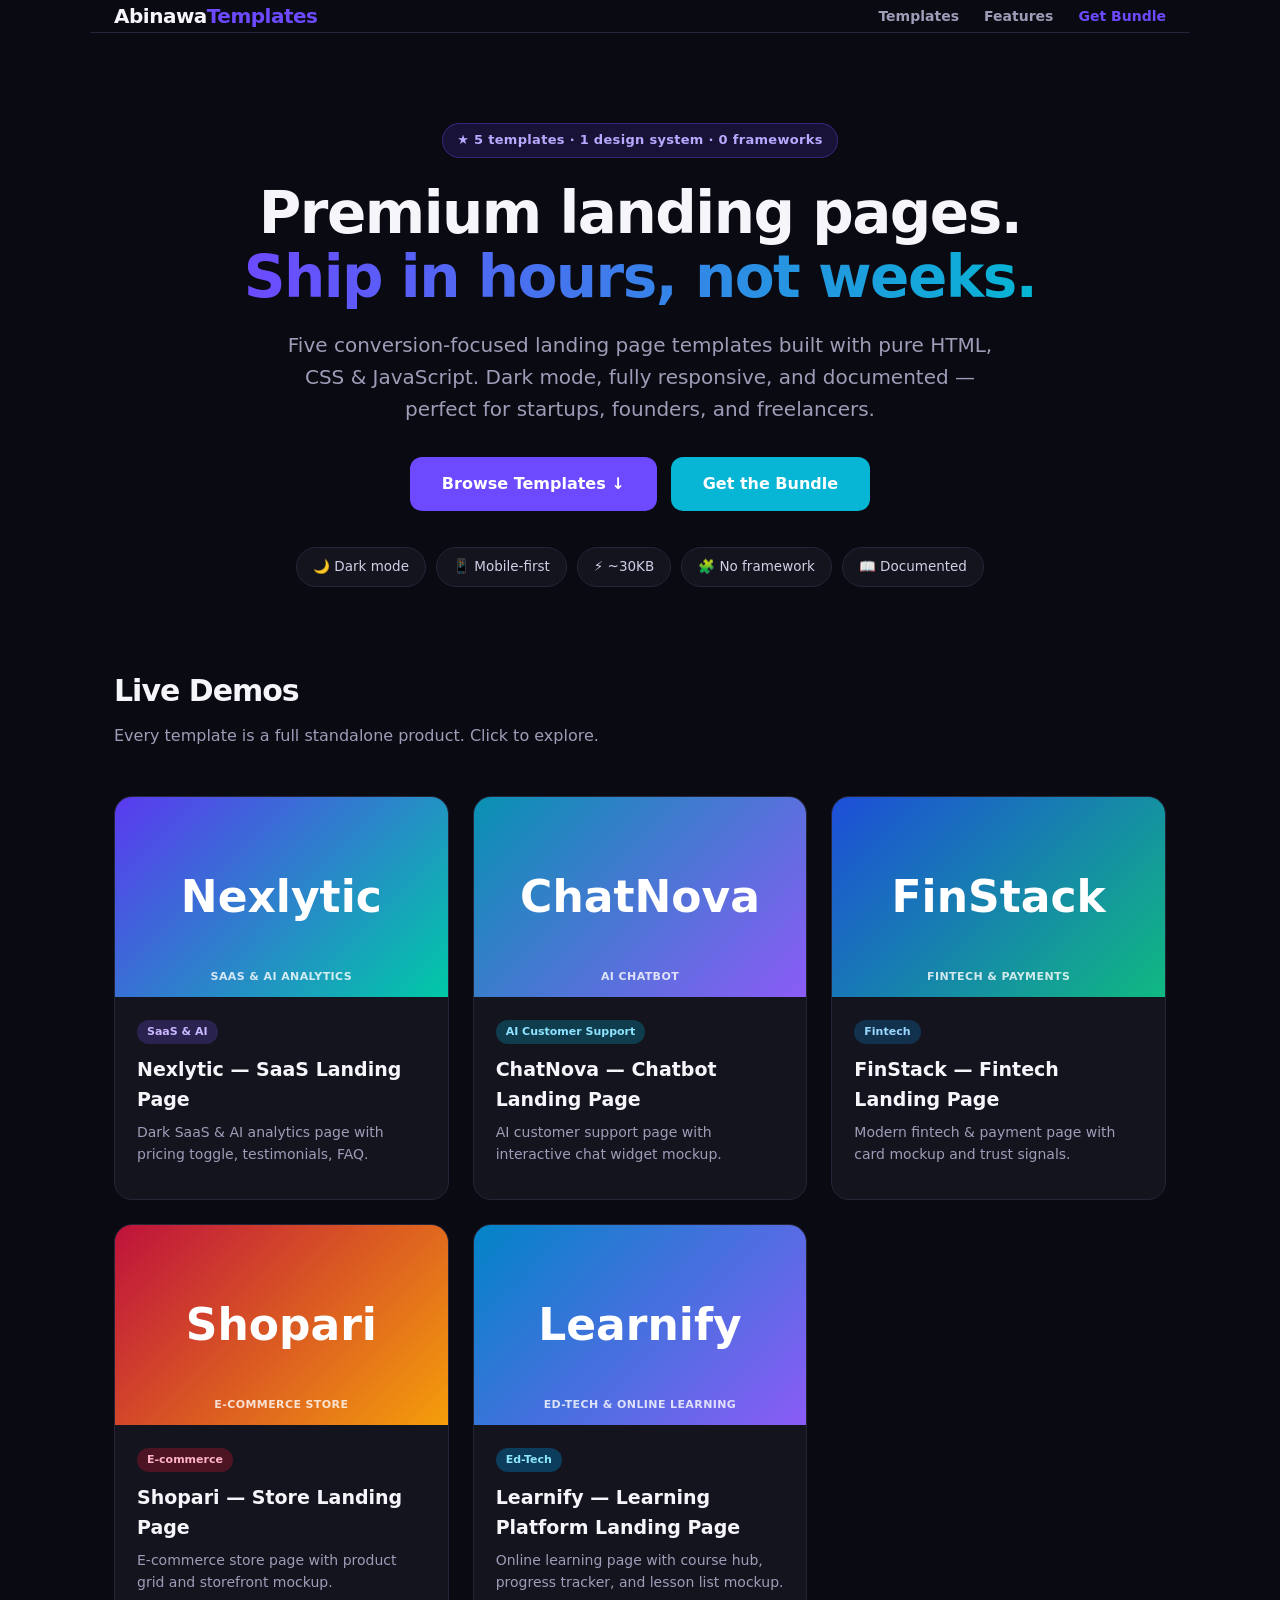
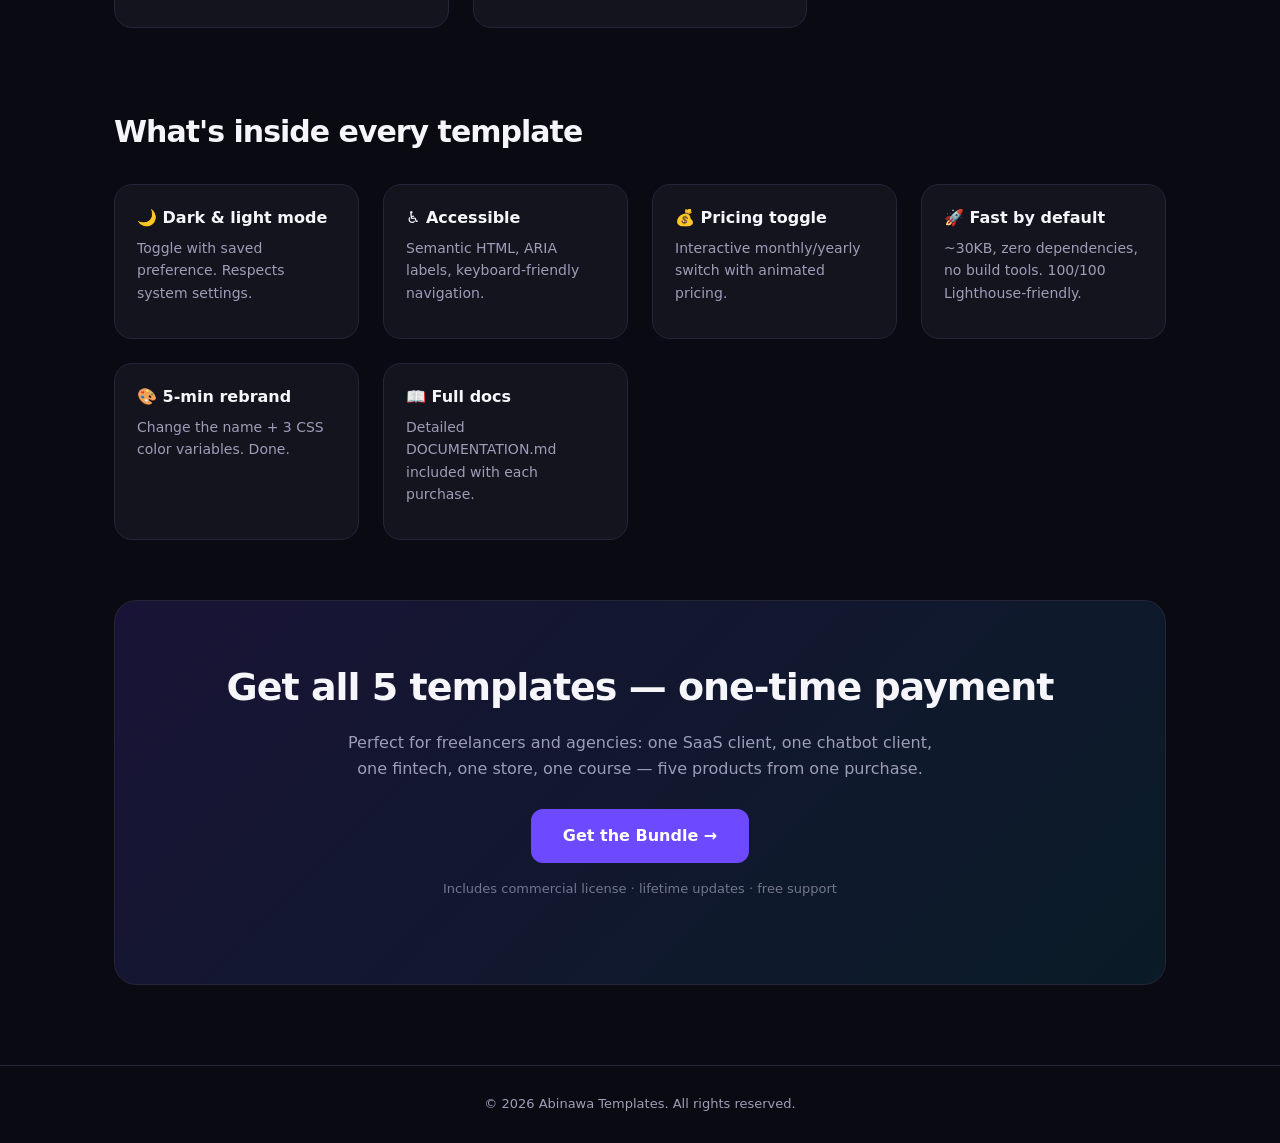
<file: index.html>
<!DOCTYPE html>
<html lang="en">
<head>
<meta charset="UTF-8">
<meta name="viewport" content="width=device-width, initial-scale=1.0">
<title>Abinawa Templates — 5 Premium Landing Page Templates</title>
<meta name="description" content="Five premium landing page templates: SaaS & AI, AI Chatbot, Fintech, E-commerce, Ed-Tech. Dark mode, fully responsive, zero framework. Pure HTML/CSS/JS.">
<style>
  :root{
    --bg:#0a0a13; --card:#14141f; --border:#252538; --text:#f5f5fa; --muted:#9d9db8;
    --p:#6d4aff; --c:#06b6d4; --n:#2563eb; --r:#e11d48;
  }
  *{margin:0;padding:0;box-sizing:border-box}
  body{font-family:system-ui,-apple-system,'Segoe UI',Roboto,sans-serif;background:var(--bg);color:var(--text);line-height:1.6}
  .wrap{max-width:1100px;margin:0 auto;padding:0 24px}
  header{padding:24px 0;border-bottom:1px solid var(--border);display:flex;align-items:center;justify-content:space-between;flex-wrap:wrap;gap:12px}
  .logo{font-weight:800;font-size:20px;letter-spacing:-.5px}
  .logo span{color:var(--p)}
  nav a{color:var(--muted);text-decoration:none;margin-left:20px;font-size:14px;font-weight:600}
  nav a:hover{color:#fff}
  .hero{text-align:center;padding:90px 0 60px}
  .hero .tag{display:inline-block;background:rgba(109,74,255,.15);color:#b9a8ff;border:1px solid rgba(109,74,255,.35);padding:6px 14px;border-radius:99px;font-size:13px;font-weight:700;letter-spacing:.3px;margin-bottom:24px}
  .hero h1{font-size:clamp(34px,6vw,58px);line-height:1.1;letter-spacing:-1.5px;margin-bottom:20px}
  .hero h1 .grad{background:linear-gradient(90deg,var(--p),var(--c));-webkit-background-clip:text;background-clip:text;color:transparent}
  .hero p{color:var(--muted);font-size:clamp(16px,2.2vw,20px);max-width:720px;margin:0 auto 32px}
  .btn{display:inline-block;background:var(--p);color:#fff;text-decoration:none;padding:14px 32px;border-radius:12px;font-weight:700;font-size:16px;transition:transform .2s,background .2s}
  .btn:hover{transform:translateY(-2px);background:#5a3af0}
  .features{display:flex;flex-wrap:wrap;gap:10px;justify-content:center;margin-top:36px}
  .f{background:var(--card);border:1px solid var(--border);border-radius:99px;padding:8px 16px;font-size:13.5px;color:#cfcfe6}
  .grid{display:grid;grid-template-columns:repeat(auto-fit,minmax(300px,1fr));gap:24px;padding:20px 0 80px}
  .card{background:var(--card);border:1px solid var(--border);border-radius:18px;overflow:hidden;text-decoration:none;color:var(--text);transition:transform .25s,border-color .25s}
  .card:hover{transform:translateY(-5px);border-color:#3a3a55}
  .thumb{height:200px;display:flex;align-items:center;justify-content:center;font-size:44px;font-weight:800;color:#fff;position:relative}
  .thumb small{position:absolute;bottom:12px;font-size:11px;opacity:.8;letter-spacing:.4px}
  .t1{background:linear-gradient(135deg,#5a3af0,#00c9a7)}
  .t2{background:linear-gradient(135deg,#0891b2,#8b5cf6)}
  .t3{background:linear-gradient(135deg,#1d4ed8,#10b981)}
  .t4{background:linear-gradient(135deg,#be123c,#f59e0b)}
  .t5{background:linear-gradient(135deg,#0284c7,#8b5cf6)}
  .card-body{padding:20px 22px}
  .card-body h3{font-size:19px;margin-bottom:6px}
  .card-body p{color:var(--muted);font-size:14px;margin-bottom:14px}
  .tag2{display:inline-block;font-size:11px;font-weight:700;padding:3px 10px;border-radius:99px;margin-bottom:10px}
  .tg-p{background:#2a224f;color:#c9b8ff}.tg-c{background:#0f3d4d;color:#8de3ff}.tg-n{background:#12314d;color:#9bd8ff}.tg-r{background:#4d1424;color:#ffb3c6}.tg-s{background:#0c3d5c;color:#8de8ff}
  .cta-section{background:linear-gradient(135deg,rgba(109,74,255,.15),rgba(6,182,212,.1));border:1px solid var(--border);border-radius:22px;padding:56px 32px;text-align:center;margin-bottom:80px}
  .cta-section h2{font-size:clamp(26px,4vw,38px);letter-spacing:-1px;margin-bottom:12px}
  .cta-section p{color:var(--muted);max-width:600px;margin:0 auto 28px}
  footer{border-top:1px solid var(--border);padding:28px 0;text-align:center;color:var(--muted);font-size:13px}
</style>
</head>
<body>
<header class="wrap">
  <div class="logo">Abinawa<span>Templates</span></div>
  <nav>
    <a href="#templates">Templates</a>
    <a href="#features">Features</a>
    <a href="#buy" style="color:var(--p)">Get Bundle</a>
  </nav>
</header>

<section class="hero wrap">
  <span class="tag">★ 5 templates · 1 design system · 0 frameworks</span>
  <h1>Premium landing pages.<br><span class="grad">Ship in hours, not weeks.</span></h1>
  <p>Five conversion-focused landing page templates built with pure HTML, CSS &amp; JavaScript. Dark mode, fully responsive, and documented — perfect for startups, founders, and freelancers.</p>
  <div style="display:flex;gap:14px;justify-content:center;flex-wrap:wrap">
    <a class="btn" href="#templates">Browse Templates ↓</a>
    <a class="btn" href="#buy" style="background:var(--c)">Get the Bundle</a>
  </div>
  <div class="features">
    <span class="f">🌙 Dark mode</span><span class="f">📱 Mobile-first</span><span class="f">⚡ ~30KB</span><span class="f">🧩 No framework</span><span class="f">📖 Documented</span>
  </div>
</section>

<section id="templates" class="wrap" style="padding-top:20px">
  <h2 style="font-size:30px;letter-spacing:-1px;margin-bottom:8px">Live Demos</h2>
  <p style="color:var(--muted);margin-bottom:28px">Every template is a full standalone product. Click to explore.</p>
  <div class="grid">
    <a class="card" href="./nexlytic/">
      <div class="thumb t1">Nexlytic<small>SAAS &amp; AI ANALYTICS</small></div>
      <div class="card-body">
        <span class="tag2 tg-p">SaaS &amp; AI</span>
        <h3>Nexlytic — SaaS Landing Page</h3>
        <p>Dark SaaS &amp; AI analytics page with pricing toggle, testimonials, FAQ.</p>
      </div>
    </a>
    <a class="card" href="./chatnova/">
      <div class="thumb t2">ChatNova<small>AI CHATBOT</small></div>
      <div class="card-body">
        <span class="tag2 tg-c">AI Customer Support</span>
        <h3>ChatNova — Chatbot Landing Page</h3>
        <p>AI customer support page with interactive chat widget mockup.</p>
      </div>
    </a>
    <a class="card" href="./finstack/">
      <div class="thumb t3">FinStack<small>FINTECH &amp; PAYMENTS</small></div>
      <div class="card-body">
        <span class="tag2 tg-n">Fintech</span>
        <h3>FinStack — Fintech Landing Page</h3>
        <p>Modern fintech &amp; payment page with card mockup and trust signals.</p>
      </div>
    </a>
    <a class="card" href="./shopari/">
      <div class="thumb t4">Shopari<small>E-COMMERCE STORE</small></div>
      <div class="card-body">
        <span class="tag2 tg-r">E-commerce</span>
        <h3>Shopari — Store Landing Page</h3>
        <p>E-commerce store page with product grid and storefront mockup.</p>
      </div>
    </a>
    <a class="card" href="./learnify/">
      <div class="thumb t5">Learnify<small>ED-TECH &amp; ONLINE LEARNING</small></div>
      <div class="card-body">
        <span class="tag2 tg-s">Ed-Tech</span>
        <h3>Learnify — Learning Platform Landing Page</h3>
        <p>Online learning page with course hub, progress tracker, and lesson list mockup.</p>
      </div>
    </a>
  </div>
</section>

<section id="features" class="wrap">
  <h2 style="font-size:30px;letter-spacing:-1px;margin-bottom:28px">What's inside every template</h2>
  <div class="grid" style="grid-template-columns:repeat(auto-fit,minmax(240px,1fr));padding:0 0 60px">
    <div class="card"><div class="card-body"><h3 style="font-size:16px">🌙 Dark &amp; light mode</h3><p>Toggle with saved preference. Respects system settings.</p></div></div>
    <div class="card"><div class="card-body"><h3 style="font-size:16px">♿ Accessible</h3><p>Semantic HTML, ARIA labels, keyboard-friendly navigation.</p></div></div>
    <div class="card"><div class="card-body"><h3 style="font-size:16px">💰 Pricing toggle</h3><p>Interactive monthly/yearly switch with animated pricing.</p></div></div>
    <div class="card"><div class="card-body"><h3 style="font-size:16px">🚀 Fast by default</h3><p>~30KB, zero dependencies, no build tools. 100/100 Lighthouse-friendly.</p></div></div>
    <div class="card"><div class="card-body"><h3 style="font-size:16px">🎨 5-min rebrand</h3><p>Change the name + 3 CSS color variables. Done.</p></div></div>
    <div class="card"><div class="card-body"><h3 style="font-size:16px">📖 Full docs</h3><p>Detailed DOCUMENTATION.md included with each purchase.</p></div></div>
  </div>
</section>

<section id="buy" class="wrap">
  <div class="cta-section">
    <h2>Get all 5 templates — one-time payment</h2>
    <p>Perfect for freelancers and agencies: one SaaS client, one chatbot client, one fintech, one store, one course — five products from one purchase.</p>
    <!-- TODO: replace with real Gumroad/Lemon Squeezy link before launch -->
    <a class="btn" href="https://rampage77.gumroad.com/l/nexus-landing-bundle" target="_blank" rel="noopener">Get the Bundle →</a>
    <p style="margin-top:16px;font-size:13px;opacity:.7">Includes commercial license · lifetime updates · free support</p>
  </div>
</section>

<footer>
  <div class="wrap">© 2026 Abinawa Templates. All rights reserved.</div>
</footer>
</body>
</html>
</file>
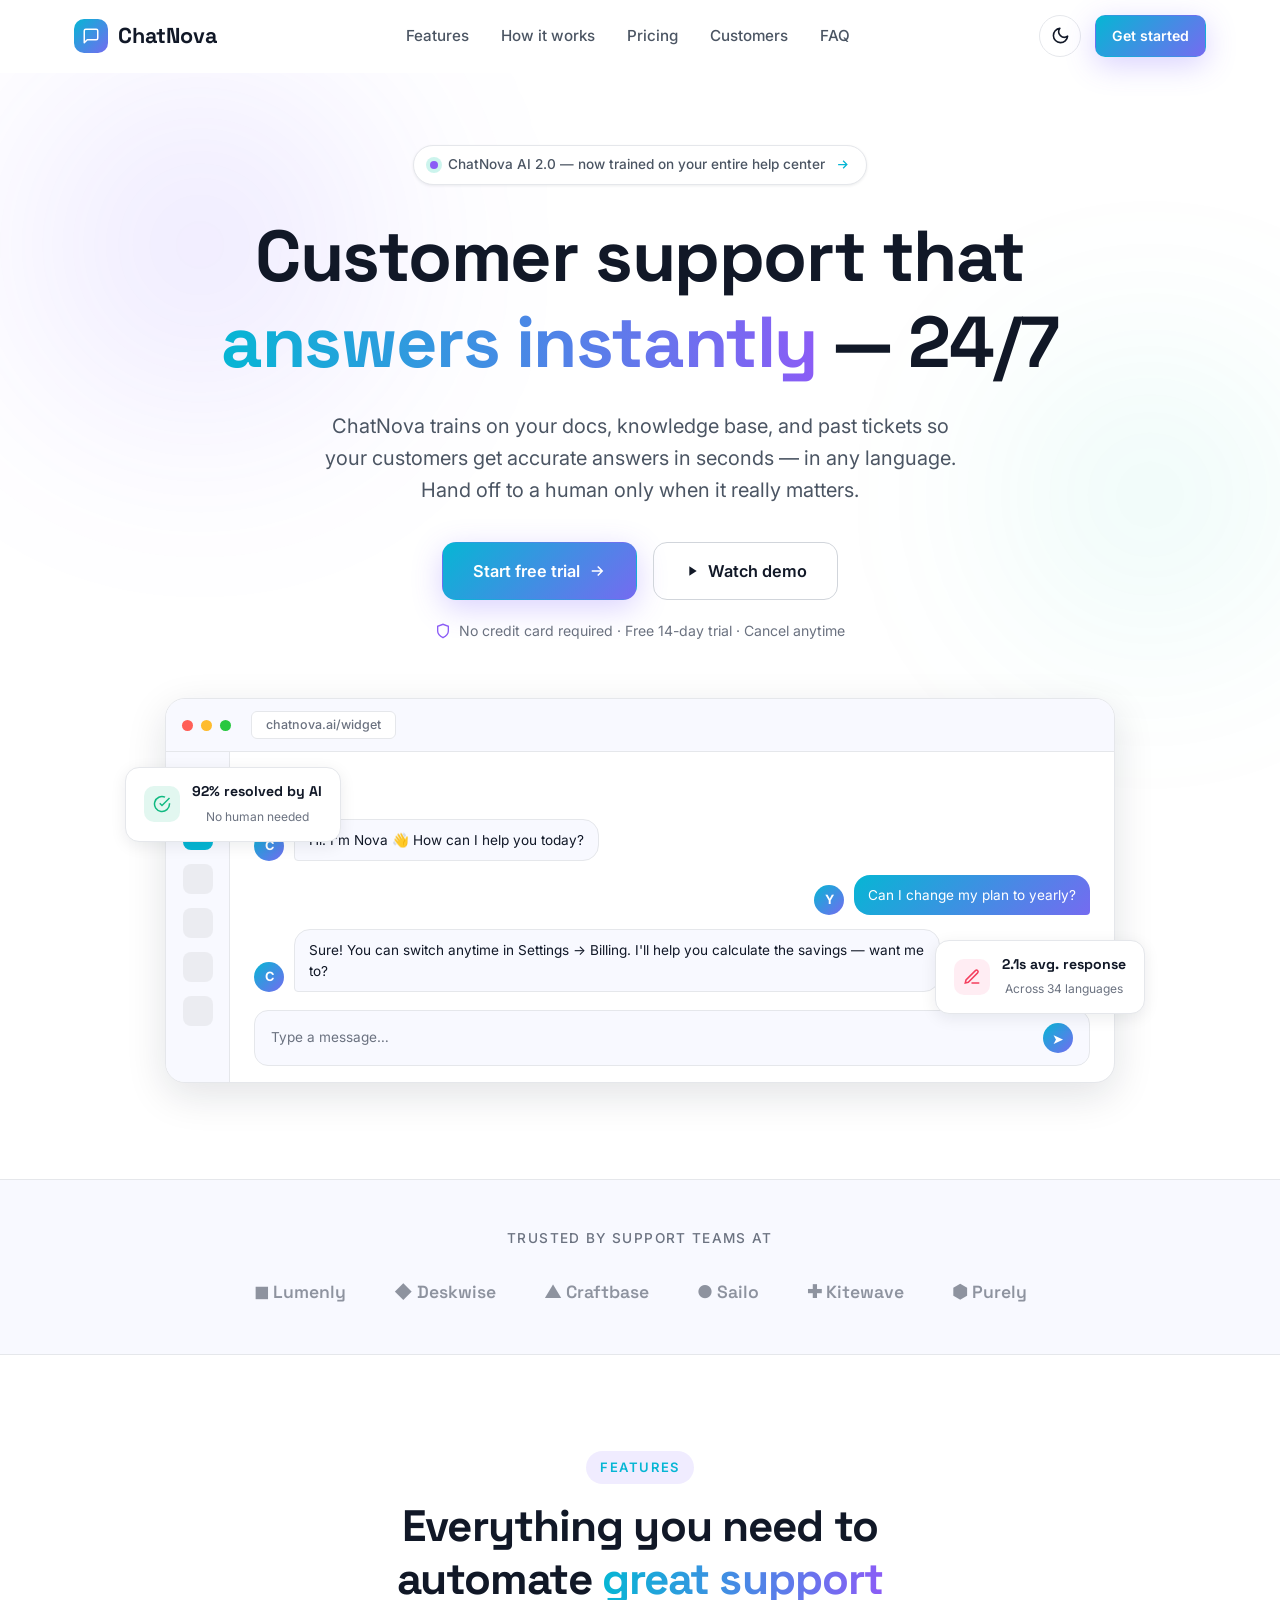
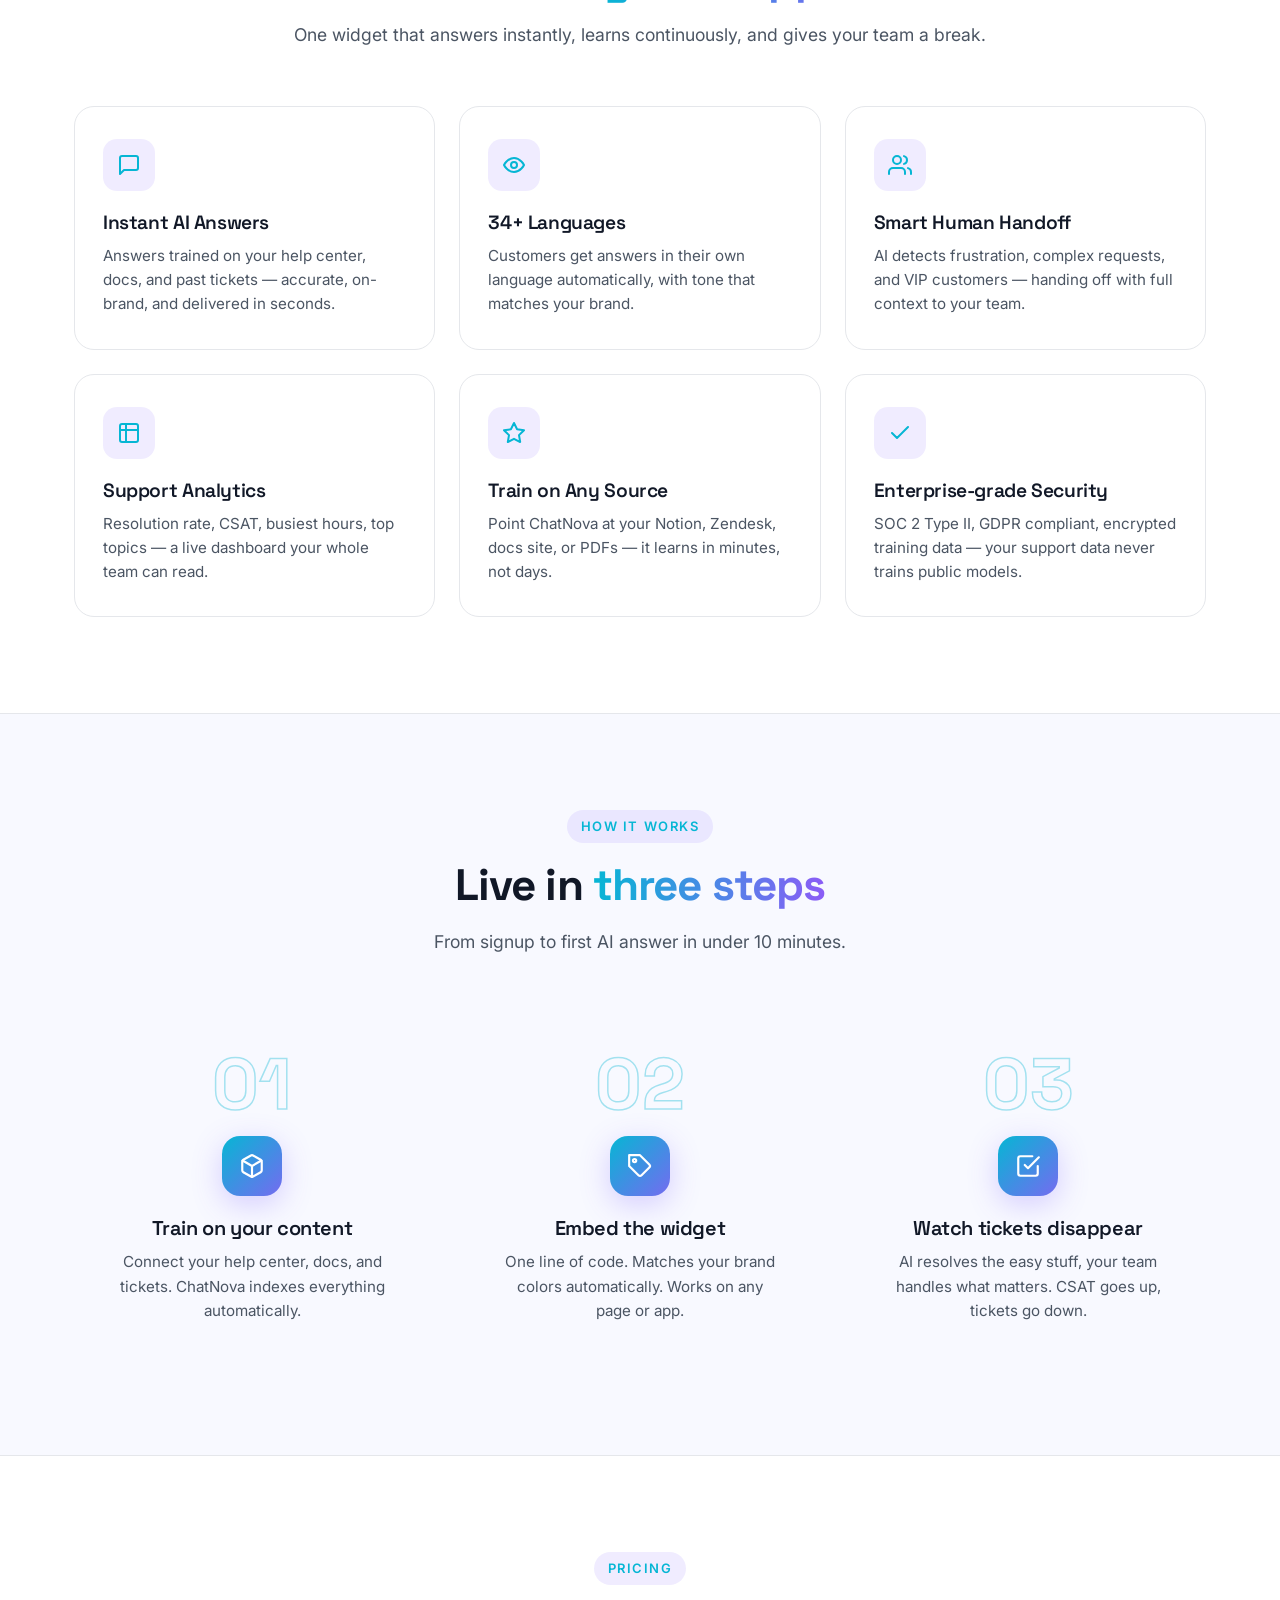
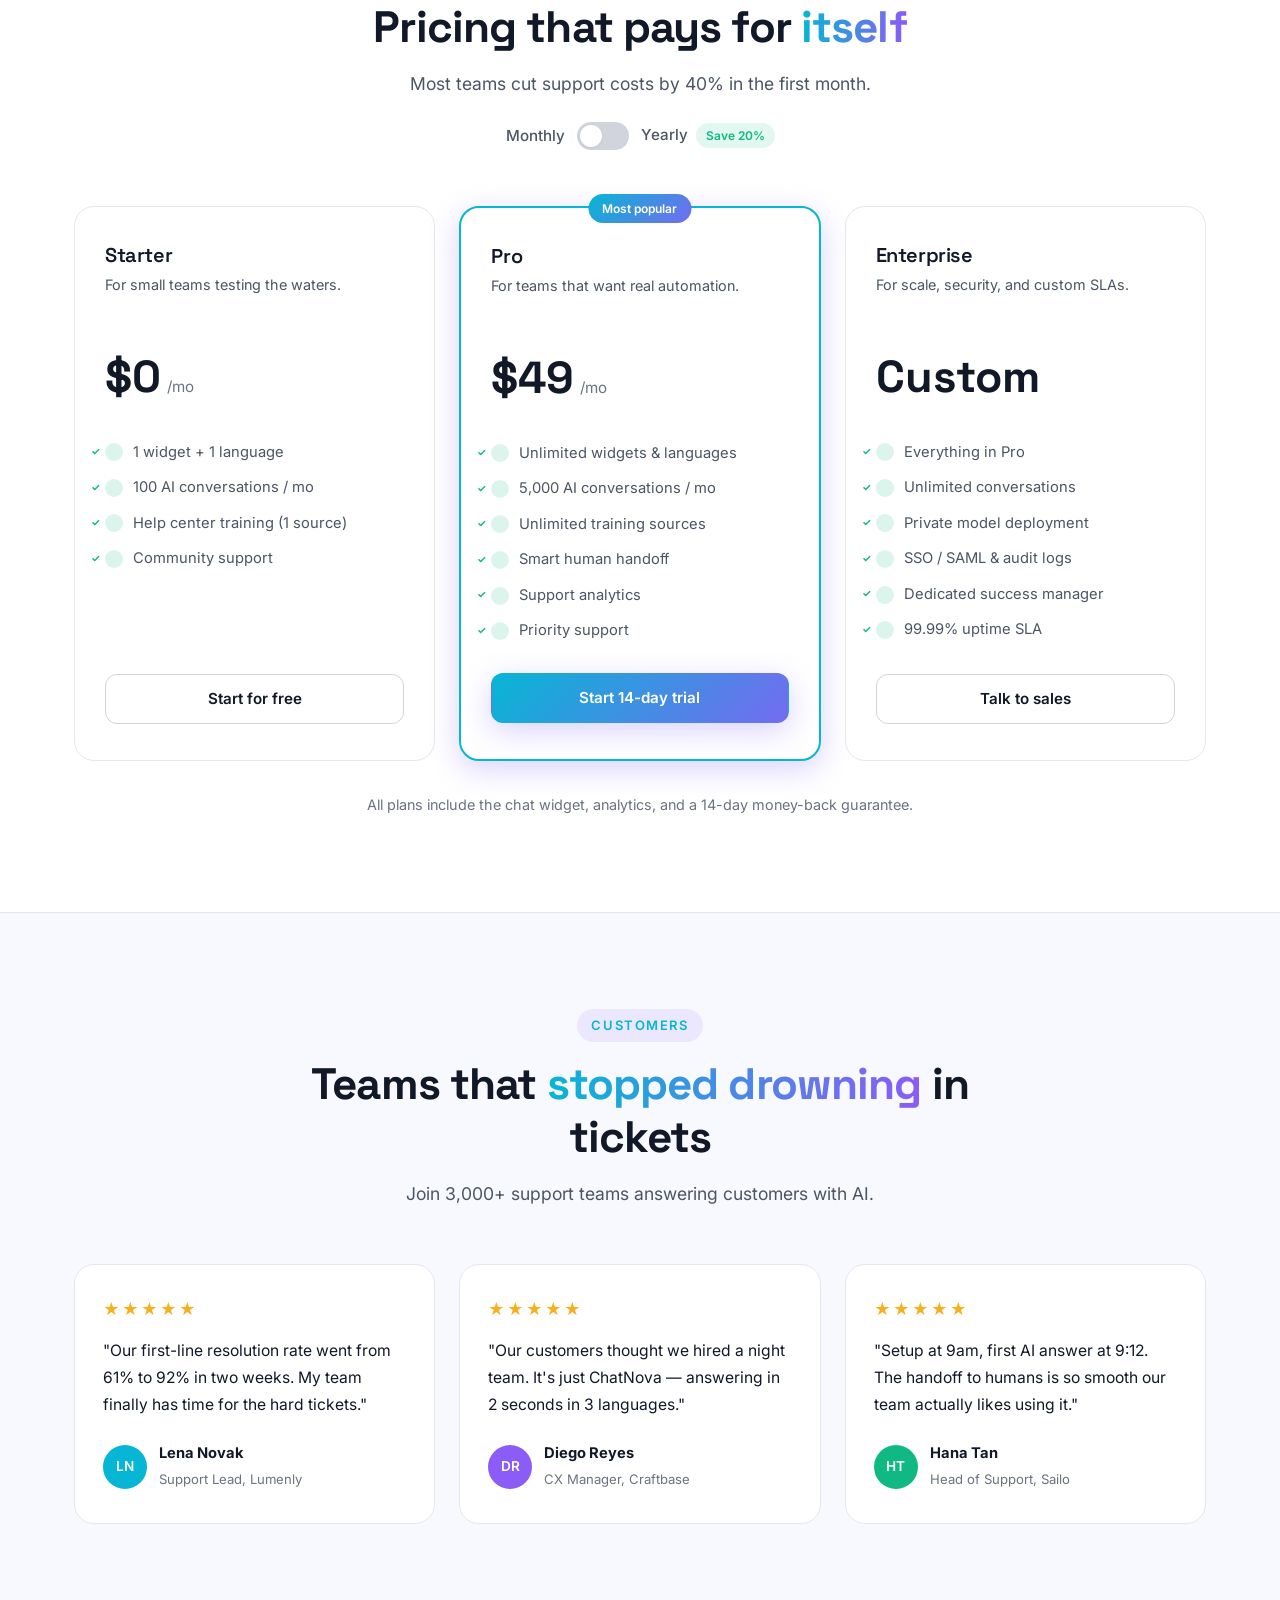
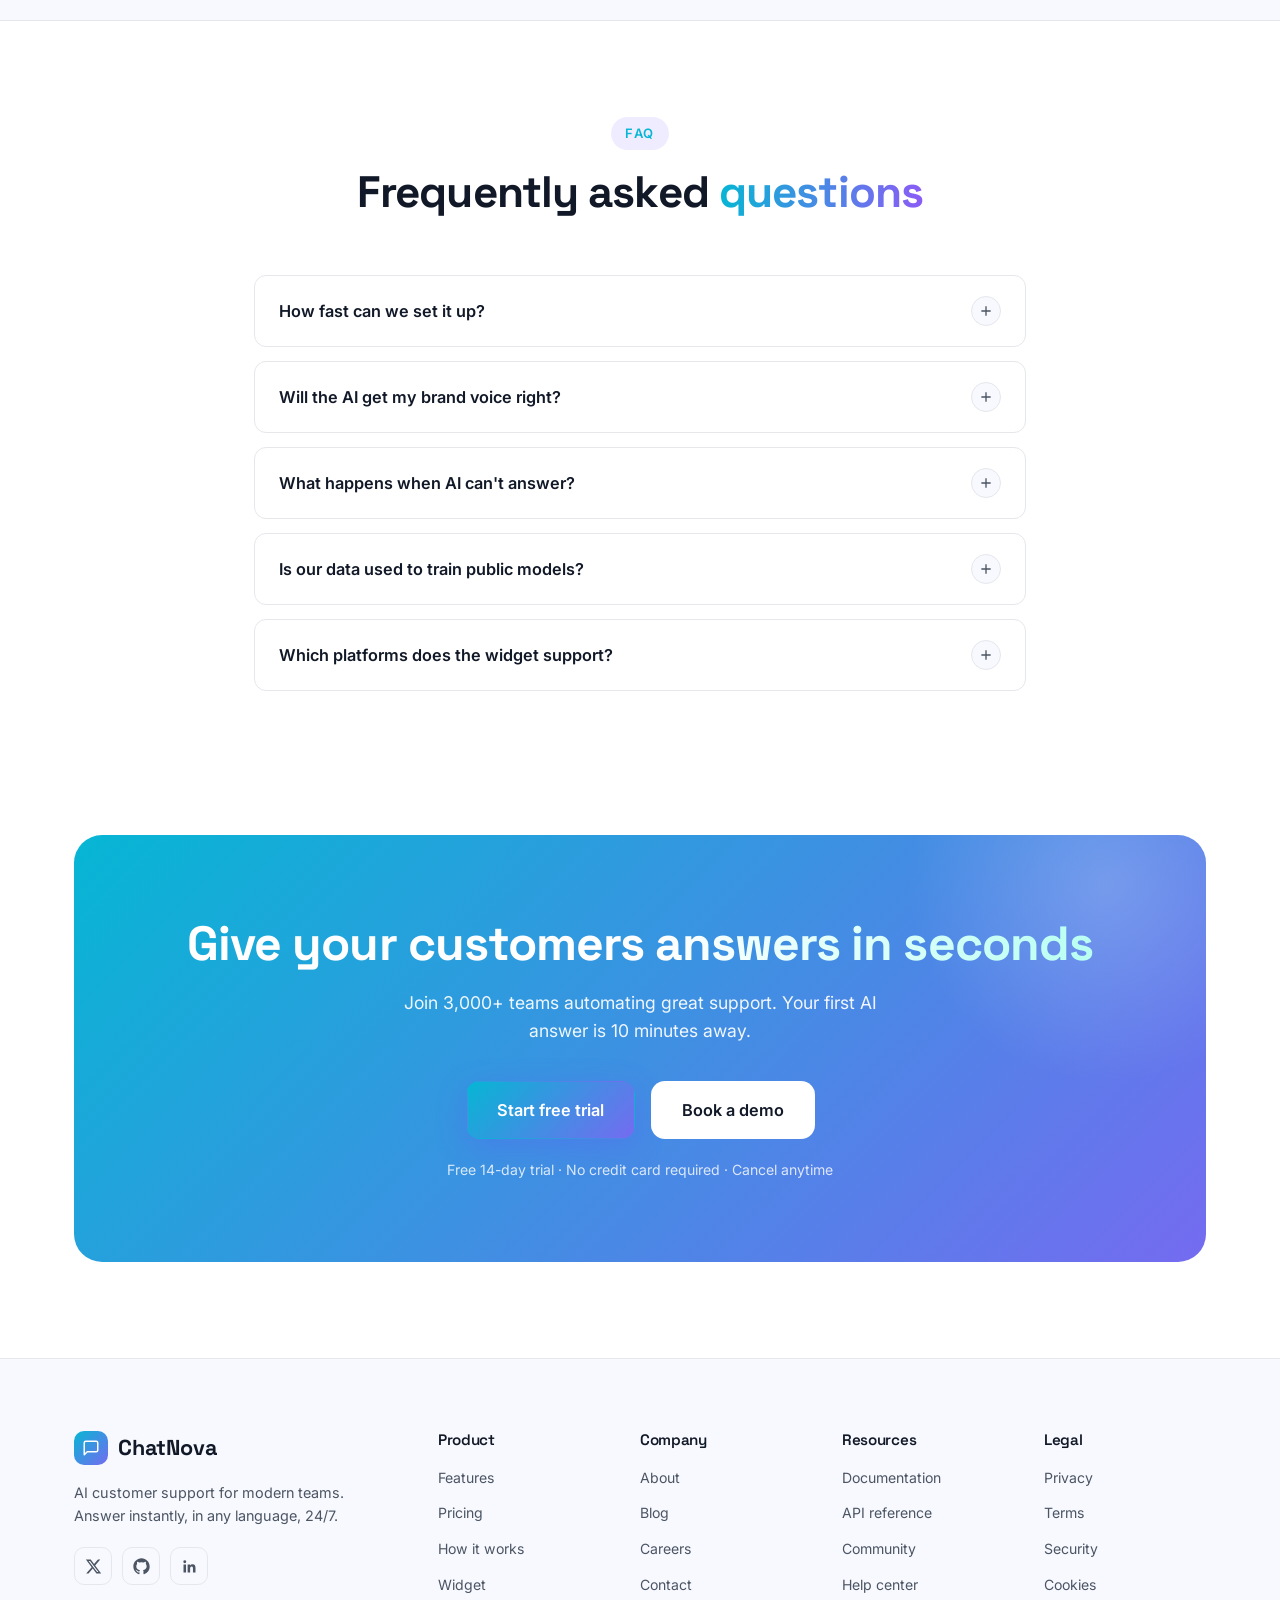
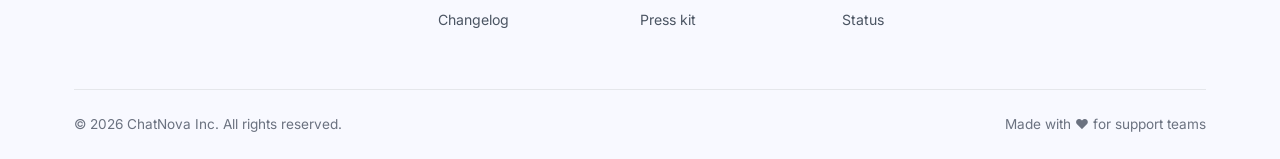
<file: chatnova/index.html>
<!DOCTYPE html>
<html lang="en" data-theme="light">
<head>
  <meta charset="UTF-8" />
  <meta name="viewport" content="width=device-width, initial-scale=1.0" />

  <!-- ================================================================
    CHATNOVA — AI CHATBOT / CUSTOMER SUPPORT LANDING PAGE TEMPLATE
    A variant of the premium Nexlytic landing template family.
    Pure HTML / CSS / JS — no frameworks, no build tools.
    ================================================================ -->

  <title>ChatNova — AI Customer Support Platform</title>
  <meta name="description" content="ChatNova is an AI customer support platform that answers your customers instantly, 24/7, in any language." />

  <meta property="og:title" content="ChatNova — AI Customer Support Platform" />
  <meta property="og:description" content="Answer customers instantly with AI. 24/7, multilingual, human handoff when it matters." />
  <meta property="og:type" content="website" />
  <meta property="og:url" content="https://your-domain.com/" />
  <meta property="og:image" content="assets/images/og-cover.png" />

  <link rel="icon" href="data:image/svg+xml,<svg xmlns='http://www.w3.org/2000/svg' viewBox='0 0 100 100'><text y='.9em' font-size='90'>💬</text></svg>" />

  <link rel="preconnect" href="https://fonts.googleapis.com" />
  <link rel="preconnect" href="https://fonts.gstatic.com" crossorigin />
  <link href="https://fonts.googleapis.com/css2?family=Inter:wght@400;500;600;700&family=Space+Grotesk:wght@500;600;700&display=swap" rel="stylesheet" />

  <link rel="stylesheet" href="css/style.css" />
</head>

<body>

  <!-- ================= NAVIGATION ================= -->
  <header class="site-header" id="site-header">
    <nav class="container nav" aria-label="Main navigation">
      <a href="#" class="brand" aria-label="ChatNova home">
        <span class="brand-mark" aria-hidden="true">
          <svg viewBox="0 0 24 24" fill="none" stroke="currentColor" stroke-width="2" stroke-linecap="round" stroke-linejoin="round"><path d="M21 15a2 2 0 0 1-2 2H7l-4 4V5a2 2 0 0 1 2-2h14a2 2 0 0 1 2 2z"/></svg>
        </span>
        <span class="brand-name">ChatNova</span>
      </a>

      <ul class="nav-links" id="nav-links">
        <li><a href="#features" class="nav-link">Features</a></li>
        <li><a href="#how-it-works" class="nav-link">How it works</a></li>
        <li><a href="#pricing" class="nav-link">Pricing</a></li>
        <li><a href="#testimonials" class="nav-link">Customers</a></li>
        <li><a href="#faq" class="nav-link">FAQ</a></li>
      </ul>

      <div class="nav-actions">
        <button class="theme-toggle" id="theme-toggle" aria-label="Toggle dark mode">
          <svg class="icon-sun" viewBox="0 0 24 24" fill="none" stroke="currentColor" stroke-width="2" stroke-linecap="round" stroke-linejoin="round"><circle cx="12" cy="12" r="4"/><path d="M12 2v2m0 16v2M4.93 4.93l1.41 1.41m11.32 11.32l1.41 1.41M2 12h2m16 0h2M6.34 17.66l-1.41 1.41M19.07 4.93l-1.41 1.41"/></svg>
          <svg class="icon-moon" viewBox="0 0 24 24" fill="none" stroke="currentColor" stroke-width="2" stroke-linecap="round" stroke-linejoin="round"><path d="M21 12.79A9 9 0 1 1 11.21 3 7 7 0 0 0 21 12.79z"/></svg>
        </button>
        <a href="#pricing" class="btn btn-primary btn-sm">Get started</a>

        <button class="mobile-menu-btn" id="mobile-menu-btn" aria-label="Open menu" aria-expanded="false">
          <span></span><span></span><span></span>
        </button>
      </div>
    </nav>

    <div class="mobile-menu" id="mobile-menu">
      <ul class="mobile-menu-links">
        <li><a href="#features">Features</a></li>
        <li><a href="#how-it-works">How it works</a></li>
        <li><a href="#pricing">Pricing</a></li>
        <li><a href="#testimonials">Customers</a></li>
        <li><a href="#faq">FAQ</a></li>
      </ul>
      <a href="#pricing" class="btn btn-primary mobile-menu-cta">Get started free</a>
    </div>
  </header>

  <main>

    <!-- ================= HERO ================= -->
    <section class="hero" id="hero">
      <div class="container hero-inner">
        <div class="hero-glow hero-glow-1" aria-hidden="true"></div>
        <div class="hero-glow hero-glow-2" aria-hidden="true"></div>

        <div class="hero-badge reveal">
          <span class="badge-dot"></span>
          ChatNova AI 2.0 — now trained on your entire help center
          <svg viewBox="0 0 24 24" fill="none" stroke="currentColor" stroke-width="2"><path d="M5 12h14M13 6l6 6-6 6"/></svg>
        </div>

        <h1 class="hero-title reveal" delay="1">
          Customer support that
          <span class="gradient-text">answers instantly</span>
          — 24/7
        </h1>

        <p class="hero-subtitle reveal" delay="2">
          ChatNova trains on your docs, knowledge base, and past tickets so your customers get
          accurate answers in seconds — in any language. Hand off to a human only when it really matters.
        </p>

        <div class="hero-cta reveal" delay="3">
          <a href="#pricing" class="btn btn-primary btn-lg">
            Start free trial
            <svg viewBox="0 0 24 24" fill="none" stroke="currentColor" stroke-width="2"><path d="M5 12h14M13 6l6 6-6 6"/></svg>
          </a>
          <a href="#how-it-works" class="btn btn-ghost btn-lg">
            <svg class="play-icon" viewBox="0 0 24 24" fill="currentColor"><path d="M8 5v14l11-7z"/></svg>
            Watch demo
          </a>
        </div>

        <p class="hero-note reveal" delay="4">
          <svg viewBox="0 0 24 24" fill="none" stroke="currentColor" stroke-width="2" stroke-linecap="round"><path d="M12 22s8-4 8-10V5l-8-3-8 3v7c0 6 8 10 8 10z"/></svg>
          No credit card required · Free 14-day trial · Cancel anytime
        </p>

        <!-- Chat window mockup -->
        <div class="hero-dashboard reveal" delay="5">
          <div class="dashboard-window">
            <div class="window-bar">
              <span class="dot dot-red"></span>
              <span class="dot dot-yellow"></span>
              <span class="dot dot-green"></span>
              <span class="window-title">chatnova.ai/widget</span>
            </div>
            <div class="dashboard-body">
              <aside class="dash-sidebar" aria-hidden="true">
                <div class="dash-logo"></div>
                <div class="dash-menu-item active"></div>
                <div class="dash-menu-item"></div>
                <div class="dash-menu-item"></div>
                <div class="dash-menu-item"></div>
                <div class="dash-menu-item"></div>
              </aside>
              <div class="dash-main chat-main">
                <!-- Chat bubbles -->
                <div class="chat-msg bot">
                  <span class="chat-avatar">C</span>
                  <p>Hi! I'm Nova 👋 How can I help you today?</p>
                </div>
                <div class="chat-msg user">
                  <p>Can I change my plan to yearly?</p>
                  <span class="chat-avatar">Y</span>
                </div>
                <div class="chat-msg bot">
                  <span class="chat-avatar">C</span>
                  <p>Sure! You can switch anytime in Settings → Billing. I'll help you calculate the savings — want me to?</p>
                </div>
                <div class="chat-input">
                  <span class="chat-input-placeholder">Type a message…</span>
                  <span class="chat-send">➤</span>
                </div>
              </div>
            </div>
          </div>
          <!-- Floating chips -->
          <div class="floating-chip chip-1" aria-hidden="true">
            <span class="chip-icon">
              <svg viewBox="0 0 24 24" fill="none" stroke="currentColor" stroke-width="2"><path d="M22 11.08V12a10 10 0 1 1-5.93-9.14"/><path d="M22 4L12 14.01l-3-3"/></svg>
            </span>
            <div>
              <strong>92% resolved by AI</strong>
              <small>No human needed</small>
            </div>
          </div>
          <div class="floating-chip chip-2" aria-hidden="true">
            <span class="chip-icon pink">
              <svg viewBox="0 0 24 24" fill="none" stroke="currentColor" stroke-width="2" stroke-linecap="round"><path d="M12 20h9"/><path d="M16.5 3.5a2.12 2.12 0 0 1 3 3L7 19l-4 1 1-4L16.5 3.5z"/></svg>
            </span>
            <div>
              <strong>2.1s avg. response</strong>
              <small>Across 34 languages</small>
            </div>
          </div>
        </div>
      </div>
    </section>

    <!-- ================= LOGO STRIP ================= -->
    <section class="logo-strip" aria-label="Trusted by leading teams">
      <div class="container">
        <p class="logo-strip-label">Trusted by support teams at</p>
        <div class="logo-row">
          <span class="logo-item">◼ Lumenly</span>
          <span class="logo-item">◆ Deskwise</span>
          <span class="logo-item">▲ Craftbase</span>
          <span class="logo-item">● Sailo</span>
          <span class="logo-item">✚ Kitewave</span>
          <span class="logo-item">⬢ Purely</span>
        </div>
      </div>
    </section>

    <!-- ================= FEATURES ================= -->
    <section class="section features" id="features">
      <div class="container">
        <div class="section-head reveal">
          <p class="eyebrow">Features</p>
          <h2 class="section-title">Everything you need to<br />automate <span class="gradient-text">great support</span></h2>
          <p class="section-sub">One widget that answers instantly, learns continuously, and gives your team a break.</p>
        </div>

        <div class="features-grid">
          <article class="feature-card reveal">
            <div class="feature-icon">
              <svg viewBox="0 0 24 24" fill="none" stroke="currentColor" stroke-width="2" stroke-linecap="round" stroke-linejoin="round"><path d="M21 15a2 2 0 0 1-2 2H7l-4 4V5a2 2 0 0 1 2-2h14a2 2 0 0 1 2 2z"/></svg>
            </div>
            <h3>Instant AI Answers</h3>
            <p>Answers trained on your help center, docs, and past tickets — accurate, on-brand, and delivered in seconds.</p>
          </article>

          <article class="feature-card reveal">
            <div class="feature-icon">
              <svg viewBox="0 0 24 24" fill="none" stroke="currentColor" stroke-width="2" stroke-linecap="round" stroke-linejoin="round"><path d="M2 12s3.5-7 10-7 10 7 10 7-3.5 7-10 7-10-7-10-7z"/><circle cx="12" cy="12" r="3"/></svg>
            </div>
            <h3>34+ Languages</h3>
            <p>Customers get answers in their own language automatically, with tone that matches your brand.</p>
          </article>

          <article class="feature-card reveal">
            <div class="feature-icon">
              <svg viewBox="0 0 24 24" fill="none" stroke="currentColor" stroke-width="2" stroke-linecap="round" stroke-linejoin="round"><path d="M17 21v-2a4 4 0 0 0-4-4H5a4 4 0 0 0-4 4v2"/><circle cx="9" cy="7" r="4"/><path d="M23 21v-2a4 4 0 0 0-3-3.87"/><path d="M16 3.13a4 4 0 0 1 0 7.75"/></svg>
            </div>
            <h3>Smart Human Handoff</h3>
            <p>AI detects frustration, complex requests, and VIP customers — handing off with full context to your team.</p>
          </article>

          <article class="feature-card reveal">
            <div class="feature-icon">
              <svg viewBox="0 0 24 24" fill="none" stroke="currentColor" stroke-width="2" stroke-linecap="round" stroke-linejoin="round"><rect x="3" y="3" width="18" height="18" rx="2"/><path d="M3 9h18M9 3v18"/></svg>
            </div>
            <h3>Support Analytics</h3>
            <p>Resolution rate, CSAT, busiest hours, top topics — a live dashboard your whole team can read.</p>
          </article>

          <article class="feature-card reveal">
            <div class="feature-icon">
              <svg viewBox="0 0 24 24" fill="none" stroke="currentColor" stroke-width="2" stroke-linecap="round" stroke-linejoin="round"><path d="M12 2l3.09 6.26L22 9.27l-5 4.87 1.18 6.88L12 17.77l-6.18 3.25L7 14.14 2 9.27l6.91-1.01L12 2z"/></svg>
            </div>
            <h3>Train on Any Source</h3>
            <p>Point ChatNova at your Notion, Zendesk, docs site, or PDFs — it learns in minutes, not days.</p>
          </article>

          <article class="feature-card reveal">
            <div class="feature-icon">
              <svg viewBox="0 0 24 24" fill="none" stroke="currentColor" stroke-width="2" stroke-linecap="round" stroke-linejoin="round"><path d="M20 6L9 17l-5-5"/></svg>
            </div>
            <h3>Enterprise-grade Security</h3>
            <p>SOC 2 Type II, GDPR compliant, encrypted training data — your support data never trains public models.</p>
          </article>
        </div>
      </div>
    </section>

    <!-- ================= HOW IT WORKS ================= -->
    <section class="section how-it-works" id="how-it-works">
      <div class="container">
        <div class="section-head reveal">
          <p class="eyebrow">How it works</p>
          <h2 class="section-title">Live in <span class="gradient-text">three steps</span></h2>
          <p class="section-sub">From signup to first AI answer in under 10 minutes.</p>
        </div>

        <div class="steps">
          <div class="step reveal">
            <div class="step-number">01</div>
            <div class="step-icon">
              <svg viewBox="0 0 24 24" fill="none" stroke="currentColor" stroke-width="2" stroke-linecap="round" stroke-linejoin="round"><path d="M21 16V8a2 2 0 0 0-1-1.73l-7-4a2 2 0 0 0-2 0l-7 4A2 2 0 0 0 3 8v8a2 2 0 0 0 1 1.73l7 4a2 2 0 0 0 2 0l7-4A2 2 0 0 0 21 16z"/><path d="M3.27 6.96L12 12.01l8.73-5.05M12 22.08V12"/></svg>
            </div>
            <h3>Train on your content</h3>
            <p>Connect your help center, docs, and tickets. ChatNova indexes everything automatically.</p>
          </div>

          <div class="step reveal" delay="1">
            <div class="step-number">02</div>
            <div class="step-icon">
              <svg viewBox="0 0 24 24" fill="none" stroke="currentColor" stroke-width="2" stroke-linecap="round" stroke-linejoin="round"><path d="M20.59 13.41l-7.17 7.17a2 2 0 0 1-2.83 0L2 12V2h10l8.59 8.59a2 2 0 0 1 0 2.82z"/><circle cx="7" cy="7" r="1.5"/></svg>
            </div>
            <h3>Embed the widget</h3>
            <p>One line of code. Matches your brand colors automatically. Works on any page or app.</p>
          </div>

          <div class="step reveal" delay="2">
            <div class="step-number">03</div>
            <div class="step-icon">
              <svg viewBox="0 0 24 24" fill="none" stroke="currentColor" stroke-width="2" stroke-linecap="round" stroke-linejoin="round"><path d="M9 11l3 3L22 4"/><path d="M21 12v7a2 2 0 0 1-2 2H5a2 2 0 0 1-2-2V5a2 2 0 0 1 2-2h11"/></svg>
            </div>
            <h3>Watch tickets disappear</h3>
            <p>AI resolves the easy stuff, your team handles what matters. CSAT goes up, tickets go down.</p>
          </div>
        </div>
      </div>
    </section>

    <!-- ================= PRICING ================= -->
    <section class="section pricing" id="pricing">
      <div class="container">
        <div class="section-head reveal">
          <p class="eyebrow">Pricing</p>
          <h2 class="section-title">Pricing that pays for <span class="gradient-text">itself</span></h2>
          <p class="section-sub">Most teams cut support costs by 40% in the first month.</p>

          <div class="billing-toggle reveal">
            <span class="toggle-label">Monthly</span>
            <label class="switch" aria-label="Toggle yearly billing">
              <input type="checkbox" id="billing-toggle" />
              <span class="slider"></span>
            </label>
            <span class="toggle-label">Yearly <span class="save-badge">Save 20%</span></span>
          </div>
        </div>

        <div class="pricing-grid">
          <article class="pricing-card reveal">
            <h3 class="plan-name">Starter</h3>
            <p class="plan-desc">For small teams testing the waters.</p>
            <div class="price-row">
              <span class="price" data-monthly="0" data-yearly="0">$0</span>
              <span class="price-period">/mo</span>
            </div>
            <ul class="plan-features">
              <li>1 widget + 1 language</li>
              <li>100 AI conversations / mo</li>
              <li>Help center training (1 source)</li>
              <li>Community support</li>
            </ul>
            <a href="#" class="btn btn-outline btn-block">Start for free</a>
          </article>

          <article class="pricing-card popular reveal" delay="1">
            <span class="popular-badge">Most popular</span>
            <h3 class="plan-name">Pro</h3>
            <p class="plan-desc">For teams that want real automation.</p>
            <div class="price-row">
              <span class="price" data-monthly="49" data-yearly="39">$49</span>
              <span class="price-period">/mo</span>
            </div>
            <ul class="plan-features">
              <li>Unlimited widgets &amp; languages</li>
              <li>5,000 AI conversations / mo</li>
              <li>Unlimited training sources</li>
              <li>Smart human handoff</li>
              <li>Support analytics</li>
              <li>Priority support</li>
            </ul>
            <a href="#" class="btn btn-primary btn-block">Start 14-day trial</a>
          </article>

          <article class="pricing-card reveal" delay="2">
            <h3 class="plan-name">Enterprise</h3>
            <p class="plan-desc">For scale, security, and custom SLAs.</p>
            <div class="price-row">
              <span class="price" data-monthly="custom" data-yearly="custom">Custom</span>
              <span class="price-period"></span>
            </div>
            <ul class="plan-features">
              <li>Everything in Pro</li>
              <li>Unlimited conversations</li>
              <li>Private model deployment</li>
              <li>SSO / SAML &amp; audit logs</li>
              <li>Dedicated success manager</li>
              <li>99.99% uptime SLA</li>
            </ul>
            <a href="#" class="btn btn-outline btn-block">Talk to sales</a>
          </article>
        </div>

        <p class="pricing-note reveal">All plans include the chat widget, analytics, and a 14-day money-back guarantee.</p>
      </div>
    </section>

    <!-- ================= TESTIMONIALS ================= -->
    <section class="section testimonials" id="testimonials">
      <div class="container">
        <div class="section-head reveal">
          <p class="eyebrow">Customers</p>
          <h2 class="section-title">Teams that <span class="gradient-text">stopped drowning</span> in tickets</h2>
          <p class="section-sub">Join 3,000+ support teams answering customers with AI.</p>
        </div>

        <div class="testimonial-grid">
          <figure class="testimonial-card reveal">
            <div class="stars" aria-label="5 out of 5 stars">★★★★★</div>
            <blockquote>"Our first-line resolution rate went from 61% to 92% in two weeks. My team finally has time for the hard tickets."</blockquote>
            <figcaption>
              <span class="avatar" style="--avatar-color:#06b6d4;">LN</span>
              <div>
                <strong>Lena Novak</strong>
                <small>Support Lead, Lumenly</small>
              </div>
            </figcaption>
          </figure>

          <figure class="testimonial-card reveal" delay="1">
            <div class="stars" aria-label="5 out of 5 stars">★★★★★</div>
            <blockquote>"Our customers thought we hired a night team. It's just ChatNova — answering in 2 seconds in 3 languages."</blockquote>
            <figcaption>
              <span class="avatar" style="--avatar-color:#8b5cf6;">DR</span>
              <div>
                <strong>Diego Reyes</strong>
                <small>CX Manager, Craftbase</small>
              </div>
            </figcaption>
          </figure>

          <figure class="testimonial-card reveal" delay="2">
            <div class="stars" aria-label="5 out of 5 stars">★★★★★</div>
            <blockquote>"Setup at 9am, first AI answer at 9:12. The handoff to humans is so smooth our team actually likes using it."</blockquote>
            <figcaption>
              <span class="avatar" style="--avatar-color:#10b981;">HT</span>
              <div>
                <strong>Hana Tan</strong>
                <small>Head of Support, Sailo</small>
              </div>
            </figcaption>
          </figure>
        </div>
      </div>
    </section>

    <!-- ================= FAQ ================= -->
    <section class="section faq" id="faq">
      <div class="container container-sm">
        <div class="section-head reveal">
          <p class="eyebrow">FAQ</p>
          <h2 class="section-title">Frequently asked <span class="gradient-text">questions</span></h2>
        </div>

        <div class="faq-list">
          <details class="faq-item reveal">
            <summary>How fast can we set it up?<span class="faq-icon" aria-hidden="true"><svg viewBox="0 0 24 24" fill="none" stroke="currentColor" stroke-width="2"><path d="M12 5v14M5 12h14"/></svg></span></summary>
            <p>Most teams are live in under 10 minutes. Connect your knowledge sources, paste one line of code, and you're done.</p>
          </details>
          <details class="faq-item reveal">
            <summary>Will the AI get my brand voice right?<span class="faq-icon" aria-hidden="true"><svg viewBox="0 0 24 24" fill="none" stroke="currentColor" stroke-width="2"><path d="M12 5v14M5 12h14"/></svg></span></summary>
            <p>Yes. ChatNova learns tone from your existing content and tickets. You can also set explicit style rules — friendly, formal, technical, etc.</p>
          </details>
          <details class="faq-item reveal">
            <summary>What happens when AI can't answer?<span class="faq-icon" aria-hidden="true"><svg viewBox="0 0 24 24" fill="none" stroke="currentColor" stroke-width="2"><path d="M12 5v14M5 12h14"/></svg></span></summary>
            <p>It hands off to your team with full context — the conversation, the customer profile, and a suggested answer for your teammate.</p>
          </details>
          <details class="faq-item reveal">
            <summary>Is our data used to train public models?<span class="faq-icon" aria-hidden="true"><svg viewBox="0 0 24 24" fill="none" stroke="currentColor" stroke-width="2"><path d="M12 5v14M5 12h14"/></svg></span></summary>
            <p>Never. Your data trains only your assistant, is encrypted at rest, and is never shared. Enterprise plans can add private model deployment.</p>
          </details>
          <details class="faq-item reveal">
            <summary>Which platforms does the widget support?<span class="faq-icon" aria-hidden="true"><svg viewBox="0 0 24 24" fill="none" stroke="currentColor" stroke-width="2"><path d="M12 5v14M5 12h14"/></svg></span></summary>
            <p>Any website, React/Vue/Angular app, Shopify store, or native mobile app. There's also an API for full custom control.</p>
          </details>
        </div>
      </div>
    </section>

    <!-- ================= FINAL CTA ================= -->
    <section class="section final-cta" id="cta">
      <div class="container">
        <div class="cta-card reveal">
          <div class="cta-glow" aria-hidden="true"></div>
          <h2 class="cta-title">Give your customers <span class="gradient-text">answers in seconds</span></h2>
          <p class="cta-sub">Join 3,000+ teams automating great support. Your first AI answer is 10 minutes away.</p>
          <div class="cta-actions">
            <a href="#pricing" class="btn btn-primary btn-lg">Start free trial</a>
            <a href="#" class="btn btn-white btn-lg">Book a demo</a>
          </div>
          <p class="cta-note">Free 14-day trial · No credit card required · Cancel anytime</p>
        </div>
      </div>
    </section>

  </main>

  <!-- ================= FOOTER ================= -->
  <footer class="site-footer">
    <div class="container">
      <div class="footer-grid">
        <div class="footer-brand">
          <a href="#" class="brand">
            <span class="brand-mark" aria-hidden="true">
              <svg viewBox="0 0 24 24" fill="none" stroke="currentColor" stroke-width="2" stroke-linecap="round" stroke-linejoin="round"><path d="M21 15a2 2 0 0 1-2 2H7l-4 4V5a2 2 0 0 1 2-2h14a2 2 0 0 1 2 2z"/></svg>
            </span>
            <span class="brand-name">ChatNova</span>
          </a>
          <p>AI customer support for modern teams. Answer instantly, in any language, 24/7.</p>
          <div class="social-links">
            <a href="#" aria-label="Twitter/X"><svg viewBox="0 0 24 24" fill="currentColor"><path d="M18.244 2.25h3.308l-7.227 8.26 8.502 11.24H16.17l-5.214-6.817L4.99 21.75H1.68l7.73-8.835L1.254 2.25H8.08l4.713 6.231zm-1.161 17.52h1.833L7.084 4.126H5.117z"/></svg></a>
            <a href="#" aria-label="GitHub"><svg viewBox="0 0 24 24" fill="currentColor"><path d="M12 .5C5.65.5.5 5.65.5 12c0 5.08 3.29 9.39 7.86 10.91.58.11.79-.25.79-.56 0-.27-.01-1.17-.02-2.12-3.2.7-3.87-1.36-3.87-1.36-.52-1.33-1.28-1.68-1.28-1.68-1.04-.71.08-.7.08-.7 1.15.08 1.76 1.18 1.76 1.18 1.03 1.76 2.69 1.25 3.35.96.1-.75.4-1.25.72-1.54-2.55-.29-5.24-1.28-5.24-5.68 0-1.26.45-2.28 1.18-3.09-.12-.29-.51-1.46.11-3.05 0 0 .96-.31 3.15 1.18a10.9 10.9 0 0 1 5.74 0c2.19-1.49 3.15-1.18 3.15-1.18.62 1.59.23 2.76.11 3.05.73.81 1.18 1.83 1.18 3.09 0 4.41-2.69 5.38-5.25 5.66.41.36.78 1.05.78 2.12 0 1.53-.01 2.76-.01 3.14 0 .31.21.68.8.56A10.52 10.52 0 0 0 23.5 12C23.5 5.65 18.35.5 12 .5z"/></svg></a>
            <a href="#" aria-label="LinkedIn"><svg viewBox="0 0 24 24" fill="currentColor"><path d="M20.45 20.45h-3.56v-5.57c0-1.33-.02-3.04-1.85-3.04-1.85 0-2.14 1.45-2.14 2.94v5.67H9.34V9h3.42v1.56h.05c.48-.9 1.64-1.85 3.37-1.85 3.6 0 4.27 2.37 4.27 5.46v6.28zM5.34 7.43a2.06 2.06 0 1 1 0-4.13 2.06 2.06 0 0 1 0 4.13zM7.12 20.45H3.55V9h3.57v11.45z"/></svg></a>
          </div>
        </div>

        <nav class="footer-col" aria-label="Product">
          <h4>Product</h4>
          <ul>
            <li><a href="#features">Features</a></li>
            <li><a href="#pricing">Pricing</a></li>
            <li><a href="#how-it-works">How it works</a></li>
            <li><a href="#">Widget</a></li>
            <li><a href="#">Changelog</a></li>
          </ul>
        </nav>

        <nav class="footer-col" aria-label="Company">
          <h4>Company</h4>
          <ul>
            <li><a href="#">About</a></li>
            <li><a href="#">Blog</a></li>
            <li><a href="#">Careers</a></li>
            <li><a href="#">Contact</a></li>
            <li><a href="#">Press kit</a></li>
          </ul>
        </nav>

        <nav class="footer-col" aria-label="Resources">
          <h4>Resources</h4>
          <ul>
            <li><a href="#">Documentation</a></li>
            <li><a href="#">API reference</a></li>
            <li><a href="#">Community</a></li>
            <li><a href="#">Help center</a></li>
            <li><a href="#">Status</a></li>
          </ul>
        </nav>

        <nav class="footer-col" aria-label="Legal">
          <h4>Legal</h4>
          <ul>
            <li><a href="#">Privacy</a></li>
            <li><a href="#">Terms</a></li>
            <li><a href="#">Security</a></li>
            <li><a href="#">Cookies</a></li>
          </ul>
        </nav>
      </div>

      <div class="footer-bottom">
        <p>© 2026 ChatNova Inc. All rights reserved.</p>
        <p>Made with <span aria-hidden="true">♥</span> for support teams</p>
      </div>
    </div>
  </footer>

  <script src="js/main.js"></script>
</body>
</html>
</file>
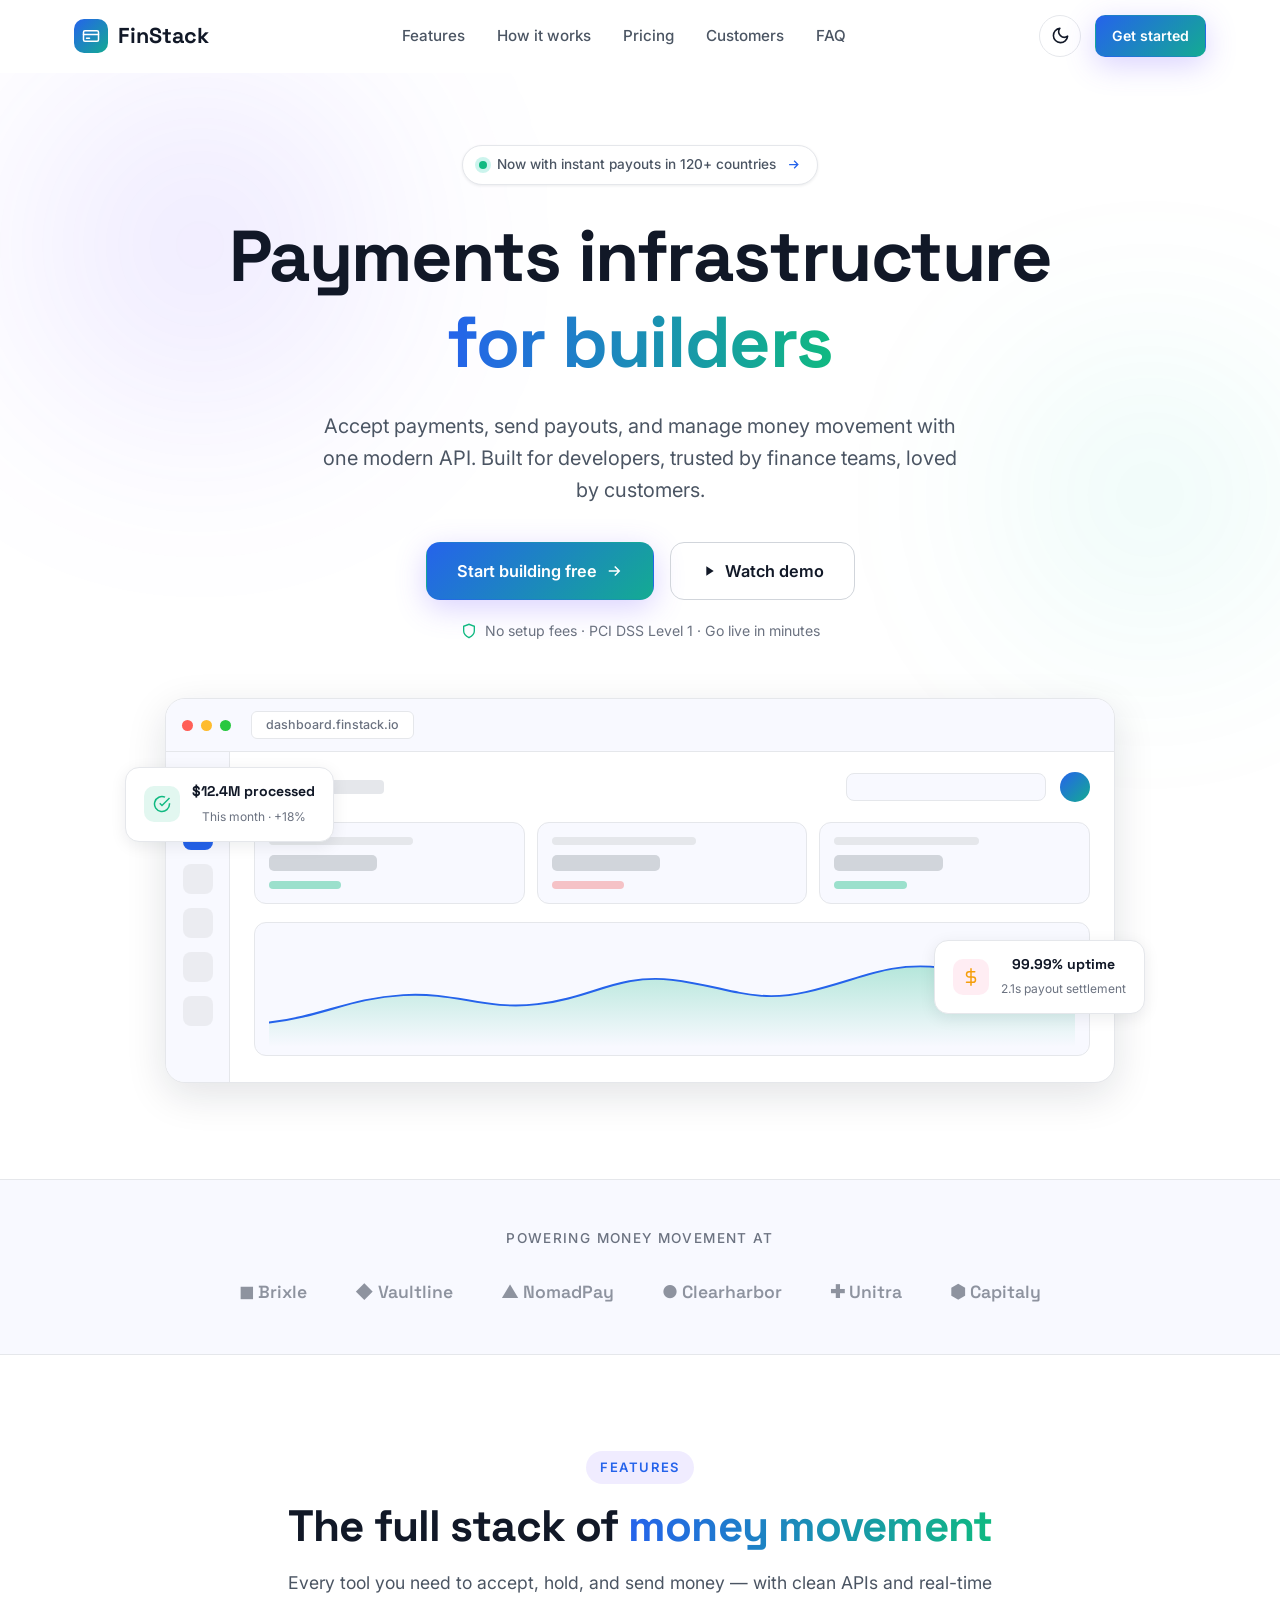
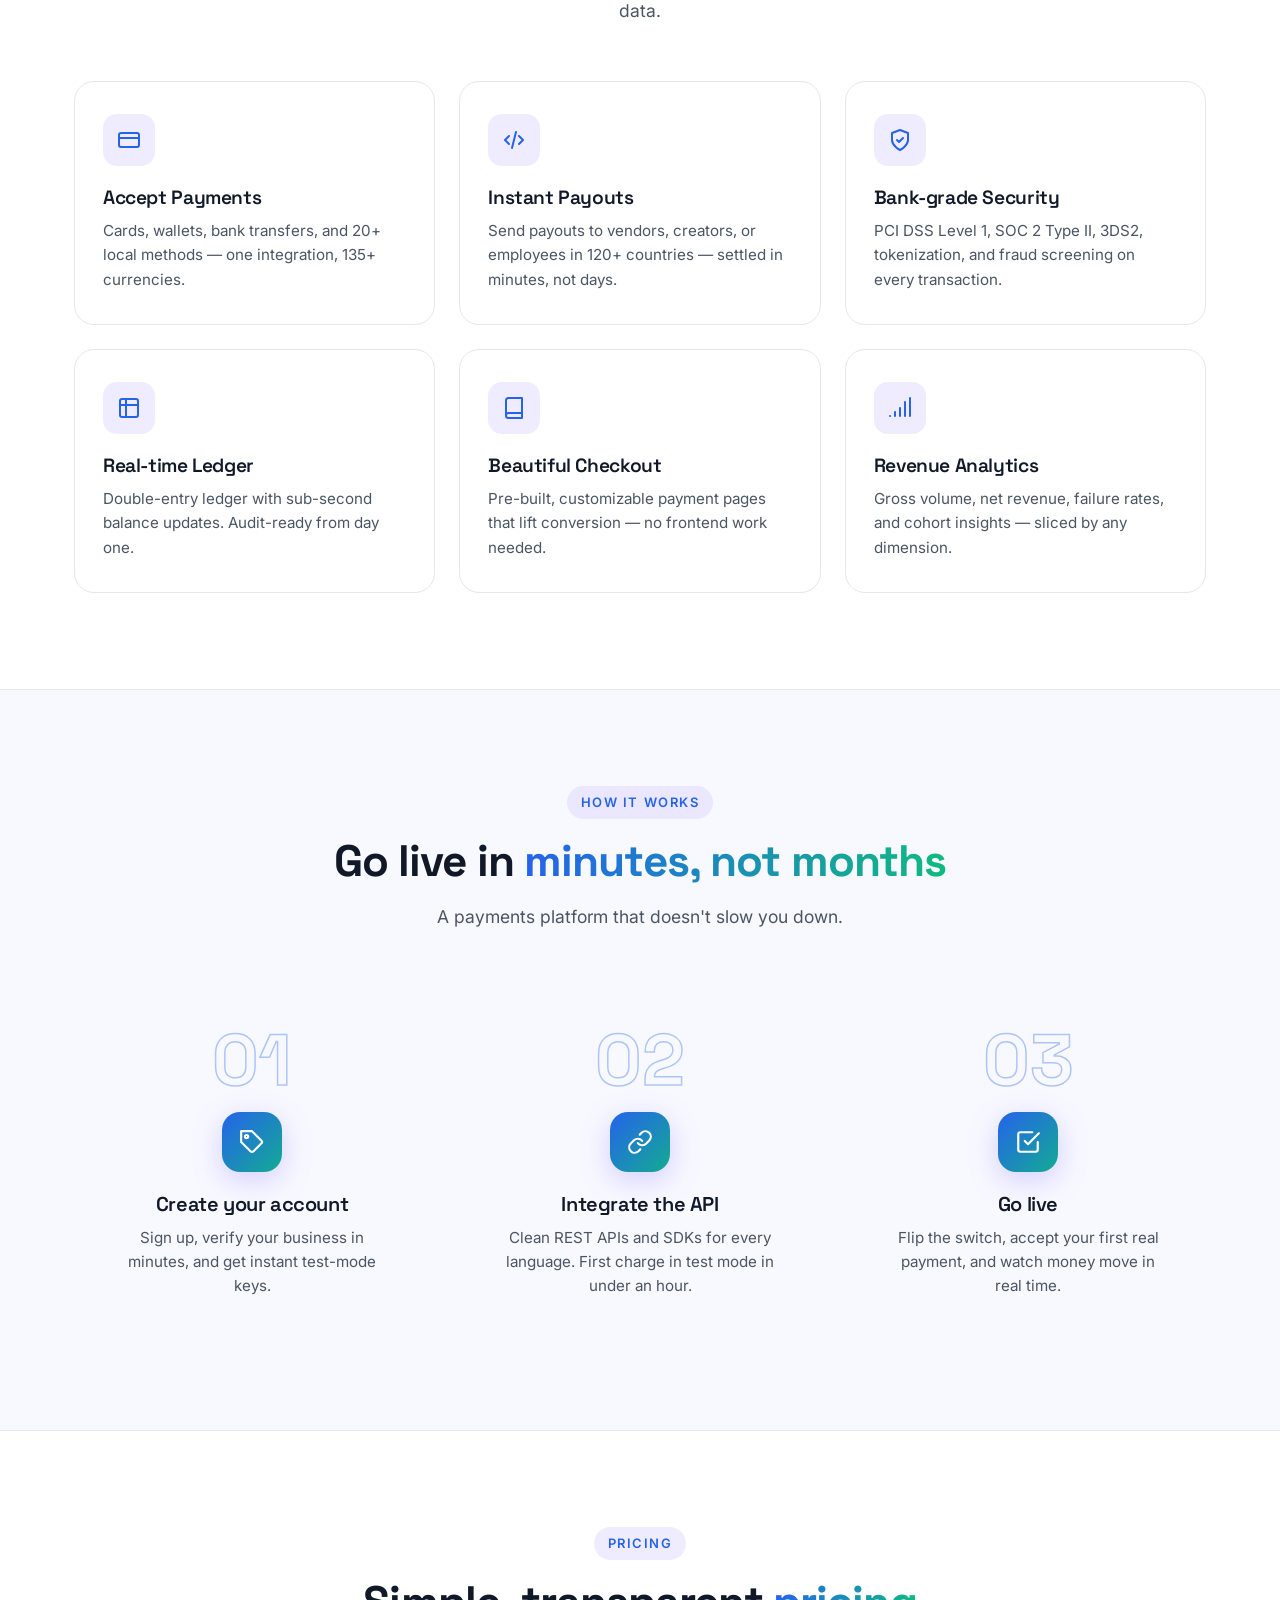
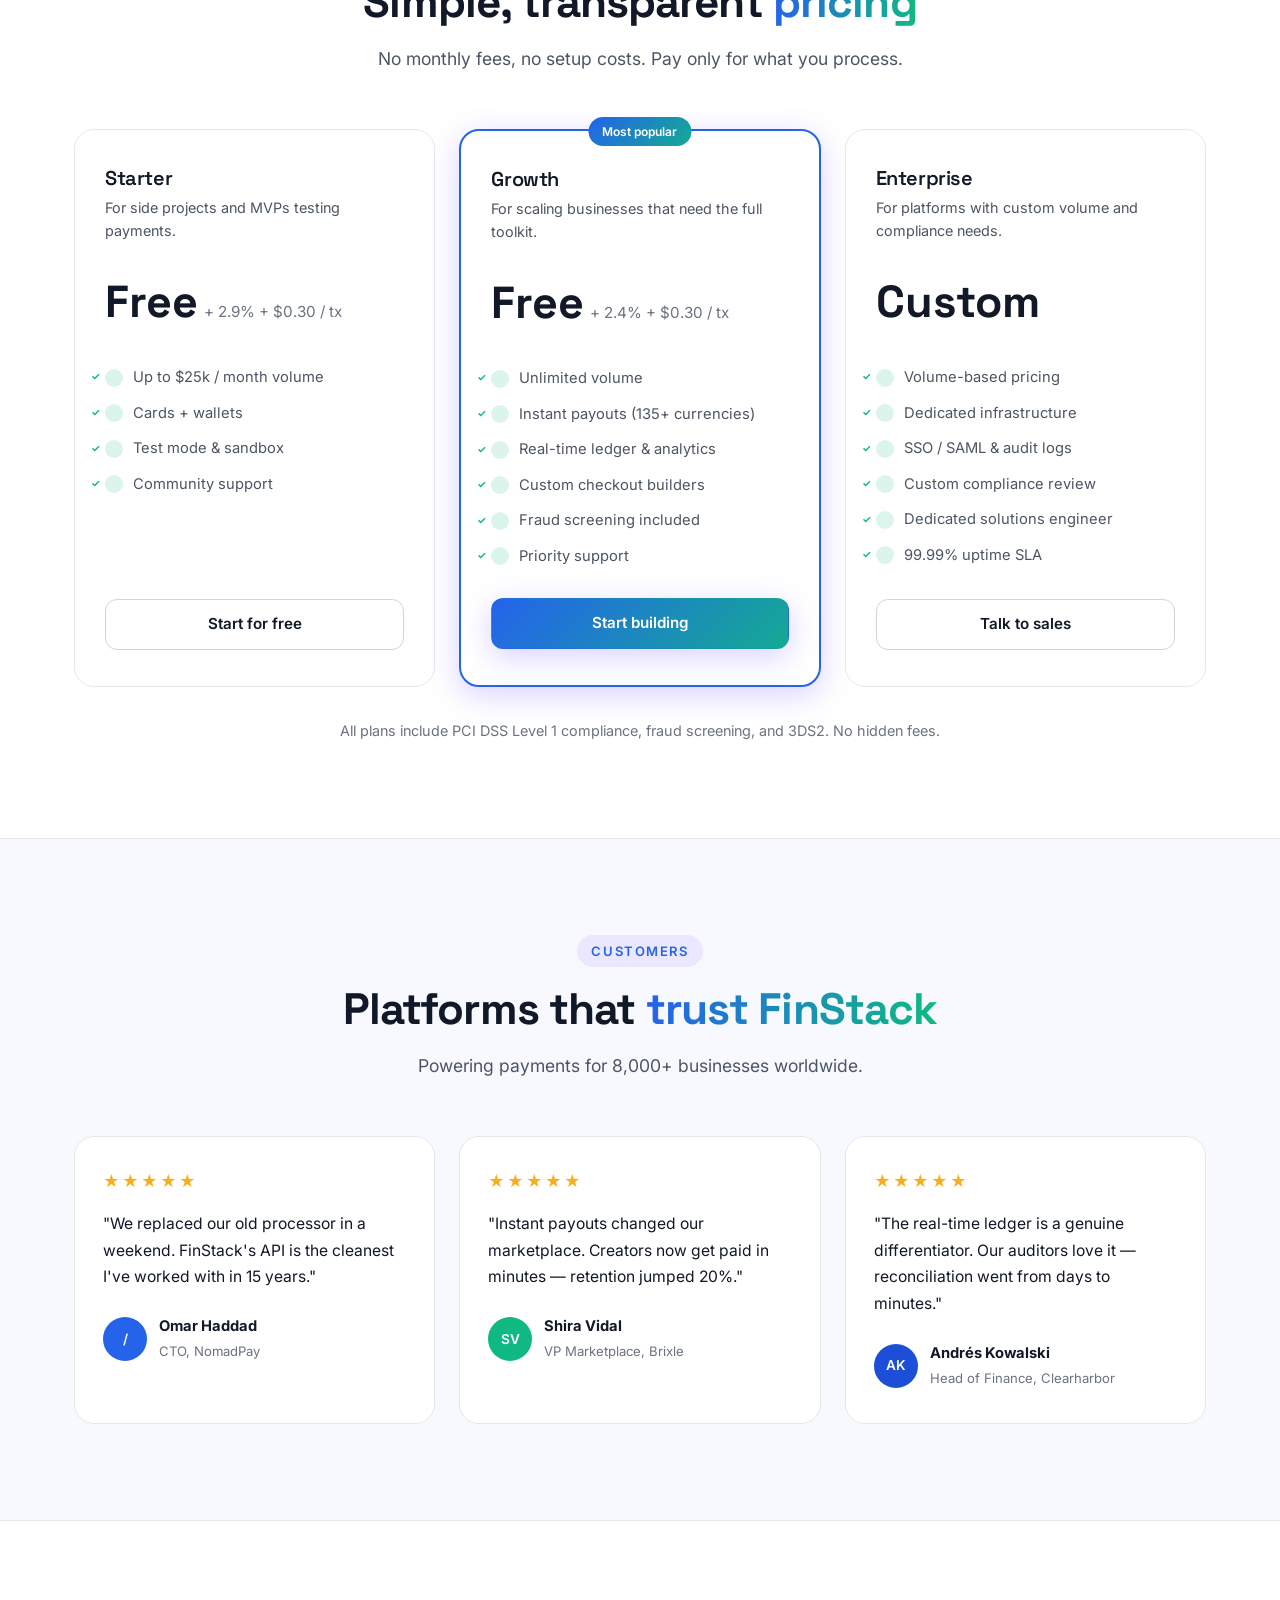
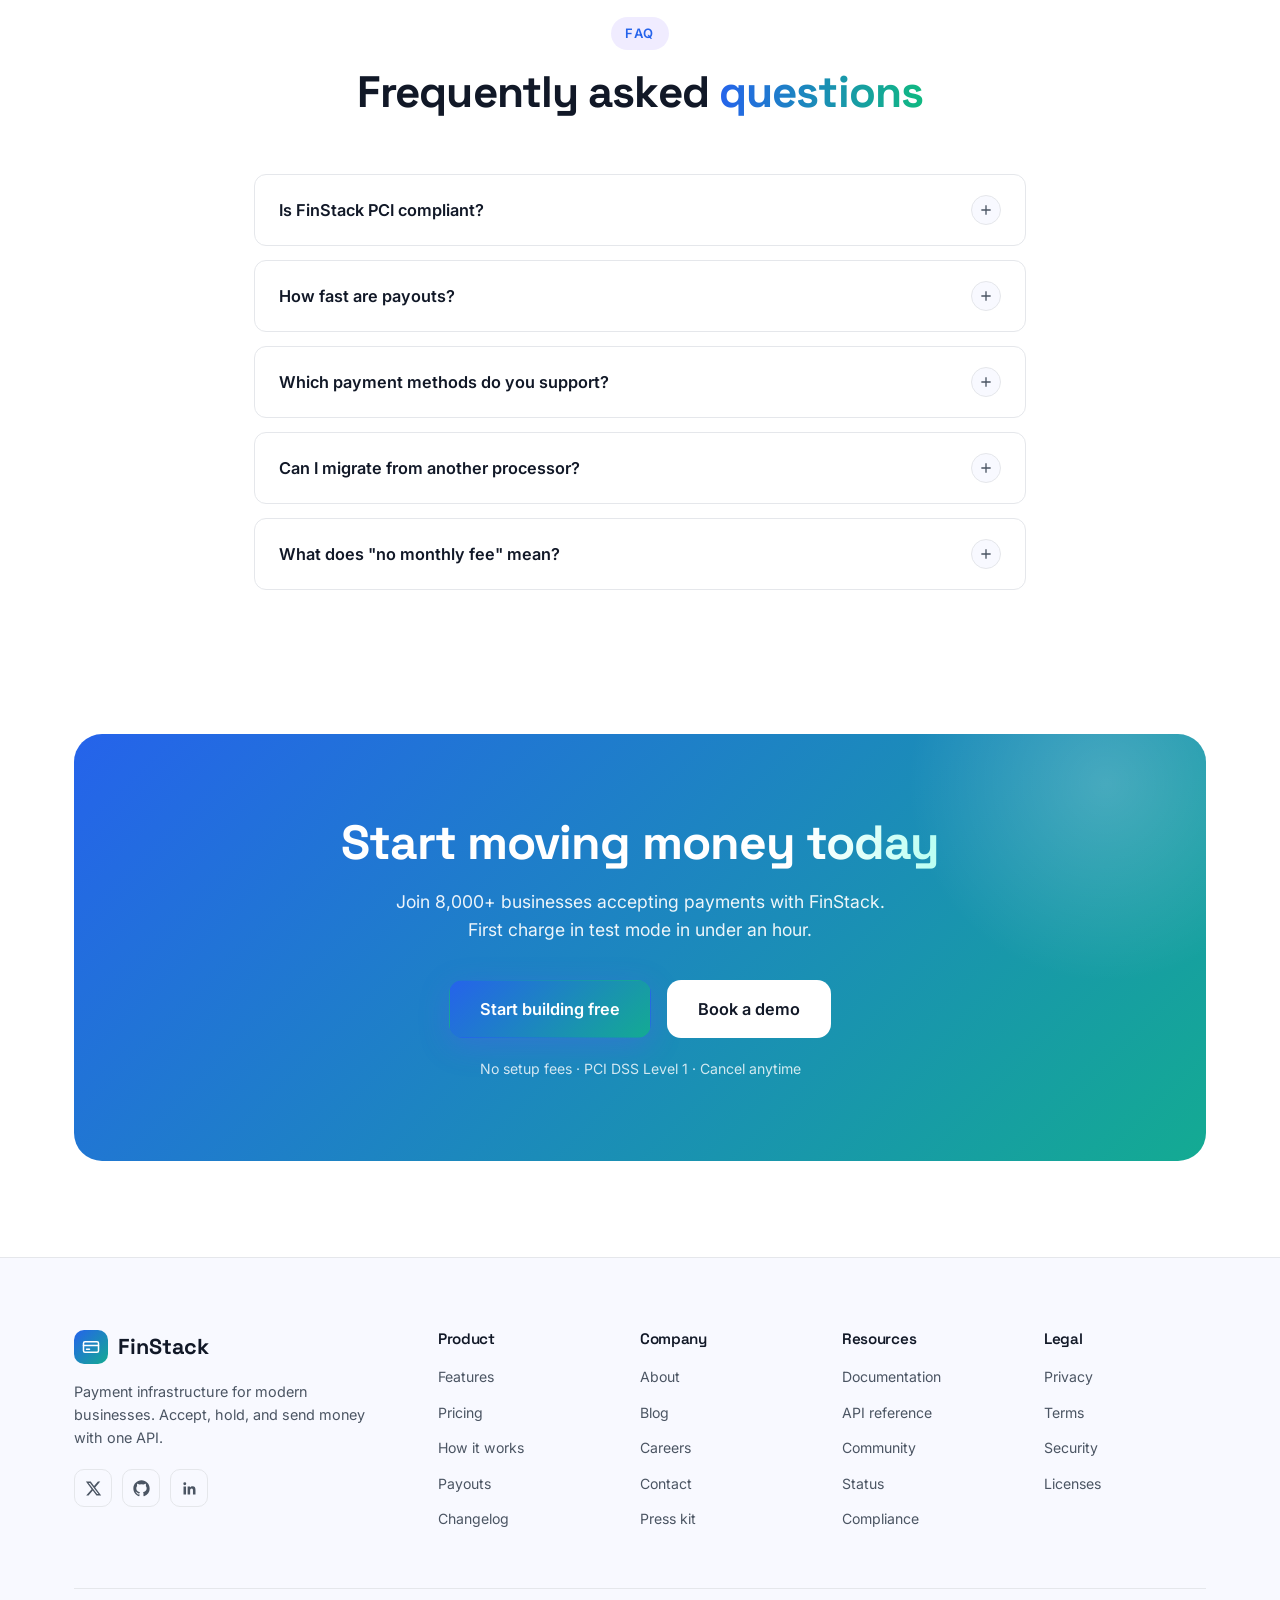
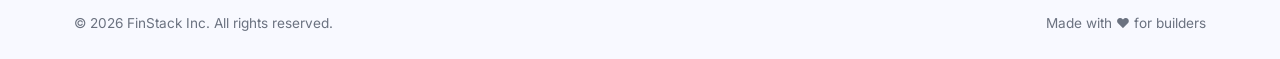
<file: finstack/index.html>
<!DOCTYPE html>
<html lang="en" data-theme="light">
<head>
  <meta charset="UTF-8" />
  <meta name="viewport" content="width=device-width, initial-scale=1.0" />

  <!-- ================================================================
    FINSTACK — FINTECH / BANKING LANDING PAGE TEMPLATE
    A variant of the premium Nexlytic landing template family.
    Pure HTML / CSS / JS — no frameworks, no build tools.
    ================================================================ -->

  <title>FinStack — Payments &amp; Banking Infrastructure</title>
  <meta name="description" content="FinStack is modern payment infrastructure for builders. Accept payments, send payouts, and manage money movement with one API." />

  <meta property="og:title" content="FinStack — Payments &amp; Banking Infrastructure" />
  <meta property="og:description" content="One API for payments, payouts, and money movement. Built for developers, trusted by finance teams." />
  <meta property="og:type" content="website" />
  <meta property="og:url" content="https://your-domain.com/" />
  <meta property="og:image" content="assets/images/og-cover.png" />

  <link rel="icon" href="data:image/svg+xml,<svg xmlns='http://www.w3.org/2000/svg' viewBox='0 0 100 100'><text y='.9em' font-size='90'>💳</text></svg>" />

  <link rel="preconnect" href="https://fonts.googleapis.com" />
  <link rel="preconnect" href="https://fonts.gstatic.com" crossorigin />
  <link href="https://fonts.googleapis.com/css2?family=Inter:wght@400;500;600;700&family=Space+Grotesk:wght@500;600;700&display=swap" rel="stylesheet" />

  <link rel="stylesheet" href="css/style.css" />
</head>

<body>

  <!-- ================= NAVIGATION ================= -->
  <header class="site-header" id="site-header">
    <nav class="container nav" aria-label="Main navigation">
      <a href="#" class="brand" aria-label="FinStack home">
        <span class="brand-mark" aria-hidden="true">
          <svg viewBox="0 0 24 24" fill="none" stroke="currentColor" stroke-width="2" stroke-linecap="round" stroke-linejoin="round"><rect x="2" y="5" width="20" height="14" rx="2"/><path d="M2 10h20"/><path d="M6 15h4"/></svg>
        </span>
        <span class="brand-name">FinStack</span>
      </a>

      <ul class="nav-links" id="nav-links">
        <li><a href="#features" class="nav-link">Features</a></li>
        <li><a href="#how-it-works" class="nav-link">How it works</a></li>
        <li><a href="#pricing" class="nav-link">Pricing</a></li>
        <li><a href="#testimonials" class="nav-link">Customers</a></li>
        <li><a href="#faq" class="nav-link">FAQ</a></li>
      </ul>

      <div class="nav-actions">
        <button class="theme-toggle" id="theme-toggle" aria-label="Toggle dark mode">
          <svg class="icon-sun" viewBox="0 0 24 24" fill="none" stroke="currentColor" stroke-width="2" stroke-linecap="round" stroke-linejoin="round"><circle cx="12" cy="12" r="4"/><path d="M12 2v2m0 16v2M4.93 4.93l1.41 1.41m11.32 11.32l1.41 1.41M2 12h2m16 0h2M6.34 17.66l-1.41 1.41M19.07 4.93l-1.41 1.41"/></svg>
          <svg class="icon-moon" viewBox="0 0 24 24" fill="none" stroke="currentColor" stroke-width="2" stroke-linecap="round" stroke-linejoin="round"><path d="M21 12.79A9 9 0 1 1 11.21 3 7 7 0 0 0 21 12.79z"/></svg>
        </button>
        <a href="#pricing" class="btn btn-primary btn-sm">Get started</a>

        <button class="mobile-menu-btn" id="mobile-menu-btn" aria-label="Open menu" aria-expanded="false">
          <span></span><span></span><span></span>
        </button>
      </div>
    </nav>

    <div class="mobile-menu" id="mobile-menu">
      <ul class="mobile-menu-links">
        <li><a href="#features">Features</a></li>
        <li><a href="#how-it-works">How it works</a></li>
        <li><a href="#pricing">Pricing</a></li>
        <li><a href="#testimonials">Customers</a></li>
        <li><a href="#faq">FAQ</a></li>
      </ul>
      <a href="#pricing" class="btn btn-primary mobile-menu-cta">Get started free</a>
    </div>
  </header>

  <main>

    <!-- ================= HERO ================= -->
    <section class="hero" id="hero">
      <div class="container hero-inner">
        <div class="hero-glow hero-glow-1" aria-hidden="true"></div>
        <div class="hero-glow hero-glow-2" aria-hidden="true"></div>

        <div class="hero-badge reveal">
          <span class="badge-dot"></span>
          Now with instant payouts in 120+ countries
          <svg viewBox="0 0 24 24" fill="none" stroke="currentColor" stroke-width="2"><path d="M5 12h14M13 6l6 6-6 6"/></svg>
        </div>

        <h1 class="hero-title reveal" delay="1">
          Payments infrastructure
          <span class="gradient-text">for builders</span>
        </h1>

        <p class="hero-subtitle reveal" delay="2">
          Accept payments, send payouts, and manage money movement with one modern API.
          Built for developers, trusted by finance teams, loved by customers.
        </p>

        <div class="hero-cta reveal" delay="3">
          <a href="#pricing" class="btn btn-primary btn-lg">
            Start building free
            <svg viewBox="0 0 24 24" fill="none" stroke="currentColor" stroke-width="2"><path d="M5 12h14M13 6l6 6-6 6"/></svg>
          </a>
          <a href="#how-it-works" class="btn btn-ghost btn-lg">
            <svg class="play-icon" viewBox="0 0 24 24" fill="currentColor"><path d="M8 5v14l11-7z"/></svg>
            Watch demo
          </a>
        </div>

        <p class="hero-note reveal" delay="4">
          <svg viewBox="0 0 24 24" fill="none" stroke="currentColor" stroke-width="2" stroke-linecap="round"><path d="M12 22s8-4 8-10V5l-8-3-8 3v7c0 6 8 10 8 10z"/></svg>
          No setup fees · PCI DSS Level 1 · Go live in minutes
        </p>

        <!-- Payments dashboard mockup -->
        <div class="hero-dashboard reveal" delay="5">
          <div class="dashboard-window">
            <div class="window-bar">
              <span class="dot dot-red"></span>
              <span class="dot dot-yellow"></span>
              <span class="dot dot-green"></span>
              <span class="window-title">dashboard.finstack.io</span>
            </div>
            <div class="dashboard-body">
              <aside class="dash-sidebar" aria-hidden="true">
                <div class="dash-logo"></div>
                <div class="dash-menu-item active"></div>
                <div class="dash-menu-item"></div>
                <div class="dash-menu-item"></div>
                <div class="dash-menu-item"></div>
                <div class="dash-menu-item"></div>
              </aside>
              <div class="dash-main">
                <div class="dash-top">
                  <div class="dash-title"></div>
                  <div class="dash-search"></div>
                  <div class="dash-avatar"></div>
                </div>
                <div class="dash-stats">
                  <div class="stat-card">
                    <div class="stat-label"></div>
                    <div class="stat-value"></div>
                    <div class="stat-trend up"></div>
                  </div>
                  <div class="stat-card">
                    <div class="stat-label"></div>
                    <div class="stat-value"></div>
                    <div class="stat-trend"></div>
                  </div>
                  <div class="stat-card">
                    <div class="stat-label"></div>
                    <div class="stat-value"></div>
                    <div class="stat-trend up"></div>
                  </div>
                </div>
                <div class="dash-chart">
                  <svg viewBox="0 0 600 180" preserveAspectRatio="none" aria-hidden="true">
                    <defs>
                      <linearGradient id="chartFill" x1="0" y1="0" x2="0" y2="1">
                        <stop offset="0%" stop-color="var(--accent)" stop-opacity="0.35"/>
                        <stop offset="100%" stop-color="var(--accent)" stop-opacity="0"/>
                      </linearGradient>
                    </defs>
                    <path class="chart-fill" d="M0,140 C40,130 60,100 100,95 C140,90 160,120 200,110 C240,100 260,60 300,70 C340,80 360,110 400,90 C440,70 460,40 500,50 C540,60 560,30 600,20 L600,180 L0,180 Z" fill="url(#chartFill)"/>
                    <path class="chart-line" d="M0,140 C40,130 60,100 100,95 C140,90 160,120 200,110 C240,100 260,60 300,70 C340,80 360,110 400,90 C440,70 460,40 500,50 C540,60 560,30 600,20" fill="none"/>
                  </svg>
                </div>
              </div>
            </div>
          </div>
          <!-- Floating chips -->
          <div class="floating-chip chip-1" aria-hidden="true">
            <span class="chip-icon">
              <svg viewBox="0 0 24 24" fill="none" stroke="currentColor" stroke-width="2"><path d="M22 11.08V12a10 10 0 1 1-5.93-9.14"/><path d="M22 4L12 14.01l-3-3"/></svg>
            </span>
            <div>
              <strong>$12.4M processed</strong>
              <small>This month · +18%</small>
            </div>
          </div>
          <div class="floating-chip chip-2" aria-hidden="true">
            <span class="chip-icon pink">
              <svg viewBox="0 0 24 24" fill="none" stroke="currentColor" stroke-width="2" stroke-linecap="round"><path d="M12 1v22M17 5H9.5a3.5 3.5 0 0 0 0 7h5a3.5 3.5 0 0 1 0 7H6"/></svg>
            </span>
            <div>
              <strong>99.99% uptime</strong>
              <small>2.1s payout settlement</small>
            </div>
          </div>
        </div>
      </div>
    </section>

    <!-- ================= LOGO STRIP ================= -->
    <section class="logo-strip" aria-label="Trusted by leading teams">
      <div class="container">
        <p class="logo-strip-label">Powering money movement at</p>
        <div class="logo-row">
          <span class="logo-item">◼ Brixle</span>
          <span class="logo-item">◆ Vaultline</span>
          <span class="logo-item">▲ NomadPay</span>
          <span class="logo-item">● Clearharbor</span>
          <span class="logo-item">✚ Unitra</span>
          <span class="logo-item">⬢ Capitaly</span>
        </div>
      </div>
    </section>

    <!-- ================= FEATURES ================= -->
    <section class="section features" id="features">
      <div class="container">
        <div class="section-head reveal">
          <p class="eyebrow">Features</p>
          <h2 class="section-title">The full stack of <span class="gradient-text">money movement</span></h2>
          <p class="section-sub">Every tool you need to accept, hold, and send money — with clean APIs and real-time data.</p>
        </div>

        <div class="features-grid">
          <article class="feature-card reveal">
            <div class="feature-icon">
              <svg viewBox="0 0 24 24" fill="none" stroke="currentColor" stroke-width="2" stroke-linecap="round" stroke-linejoin="round"><rect x="2" y="5" width="20" height="14" rx="2"/><path d="M2 10h20"/></svg>
            </div>
            <h3>Accept Payments</h3>
            <p>Cards, wallets, bank transfers, and 20+ local methods — one integration, 135+ currencies.</p>
          </article>

          <article class="feature-card reveal">
            <div class="feature-icon">
              <svg viewBox="0 0 24 24" fill="none" stroke="currentColor" stroke-width="2" stroke-linecap="round" stroke-linejoin="round"><path d="M17 8l4 4-4 4M7 8l-4 4 4 4M14 4l-4 16"/></svg>
            </div>
            <h3>Instant Payouts</h3>
            <p>Send payouts to vendors, creators, or employees in 120+ countries — settled in minutes, not days.</p>
          </article>

          <article class="feature-card reveal">
            <div class="feature-icon">
              <svg viewBox="0 0 24 24" fill="none" stroke="currentColor" stroke-width="2" stroke-linecap="round" stroke-linejoin="round"><path d="M12 22s8-4 8-10V5l-8-3-8 3v7c0 6 8 10 8 10z"/><path d="M9 12l2 2 4-4"/></svg>
            </div>
            <h3>Bank-grade Security</h3>
            <p>PCI DSS Level 1, SOC 2 Type II, 3DS2, tokenization, and fraud screening on every transaction.</p>
          </article>

          <article class="feature-card reveal">
            <div class="feature-icon">
              <svg viewBox="0 0 24 24" fill="none" stroke="currentColor" stroke-width="2" stroke-linecap="round" stroke-linejoin="round"><rect x="3" y="3" width="18" height="18" rx="2"/><path d="M3 9h18M9 3v18"/></svg>
            </div>
            <h3>Real-time Ledger</h3>
            <p>Double-entry ledger with sub-second balance updates. Audit-ready from day one.</p>
          </article>

          <article class="feature-card reveal">
            <div class="feature-icon">
              <svg viewBox="0 0 24 24" fill="none" stroke="currentColor" stroke-width="2" stroke-linecap="round" stroke-linejoin="round"><path d="M4 19.5A2.5 2.5 0 0 1 6.5 17H20"/><path d="M6.5 2H20v20H6.5A2.5 2.5 0 0 1 4 19.5v-15A2.5 2.5 0 0 1 6.5 2z"/></svg>
            </div>
            <h3>Beautiful Checkout</h3>
            <p>Pre-built, customizable payment pages that lift conversion — no frontend work needed.</p>
          </article>

          <article class="feature-card reveal">
            <div class="feature-icon">
              <svg viewBox="0 0 24 24" fill="none" stroke="currentColor" stroke-width="2" stroke-linecap="round" stroke-linejoin="round"><path d="M2 20h.01M7 20v-4M12 20v-8M17 20V6M22 20V2"/></svg>
            </div>
            <h3>Revenue Analytics</h3>
            <p>Gross volume, net revenue, failure rates, and cohort insights — sliced by any dimension.</p>
          </article>
        </div>
      </div>
    </section>

    <!-- ================= HOW IT WORKS ================= -->
    <section class="section how-it-works" id="how-it-works">
      <div class="container">
        <div class="section-head reveal">
          <p class="eyebrow">How it works</p>
          <h2 class="section-title">Go live in <span class="gradient-text">minutes, not months</span></h2>
          <p class="section-sub">A payments platform that doesn't slow you down.</p>
        </div>

        <div class="steps">
          <div class="step reveal">
            <div class="step-number">01</div>
            <div class="step-icon">
              <svg viewBox="0 0 24 24" fill="none" stroke="currentColor" stroke-width="2" stroke-linecap="round" stroke-linejoin="round"><path d="M20.59 13.41l-7.17 7.17a2 2 0 0 1-2.83 0L2 12V2h10l8.59 8.59a2 2 0 0 1 0 2.82z"/><circle cx="7" cy="7" r="1.5"/></svg>
            </div>
            <h3>Create your account</h3>
            <p>Sign up, verify your business in minutes, and get instant test-mode keys.</p>
          </div>

          <div class="step reveal" delay="1">
            <div class="step-number">02</div>
            <div class="step-icon">
              <svg viewBox="0 0 24 24" fill="none" stroke="currentColor" stroke-width="2" stroke-linecap="round" stroke-linejoin="round"><path d="M10 13a5 5 0 0 0 7.54.54l3-3a5 5 0 0 0-7.07-7.07l-1.72 1.71"/><path d="M14 11a5 5 0 0 0-7.54-.54l-3 3a5 5 0 0 0 7.07 7.07l1.71-1.71"/></svg>
            </div>
            <h3>Integrate the API</h3>
            <p>Clean REST APIs and SDKs for every language. First charge in test mode in under an hour.</p>
          </div>

          <div class="step reveal" delay="2">
            <div class="step-number">03</div>
            <div class="step-icon">
              <svg viewBox="0 0 24 24" fill="none" stroke="currentColor" stroke-width="2" stroke-linecap="round" stroke-linejoin="round"><path d="M9 11l3 3L22 4"/><path d="M21 12v7a2 2 0 0 1-2 2H5a2 2 0 0 1-2-2V5a2 2 0 0 1 2-2h11"/></svg>
            </div>
            <h3>Go live</h3>
            <p>Flip the switch, accept your first real payment, and watch money move in real time.</p>
          </div>
        </div>
      </div>
    </section>

    <!-- ================= PRICING ================= -->
    <section class="section pricing" id="pricing">
      <div class="container">
        <div class="section-head reveal">
          <p class="eyebrow">Pricing</p>
          <h2 class="section-title">Simple, transparent <span class="gradient-text">pricing</span></h2>
          <p class="section-sub">No monthly fees, no setup costs. Pay only for what you process.</p>
        </div>

        <div class="pricing-grid">
          <article class="pricing-card reveal">
            <h3 class="plan-name">Starter</h3>
            <p class="plan-desc">For side projects and MVPs testing payments.</p>
            <div class="price-row">
              <span class="price" data-monthly="0" data-yearly="0">Free</span>
              <span class="price-period">+ 2.9% + $0.30 / tx</span>
            </div>
            <ul class="plan-features">
              <li>Up to $25k / month volume</li>
              <li>Cards + wallets</li>
              <li>Test mode &amp; sandbox</li>
              <li>Community support</li>
            </ul>
            <a href="#" class="btn btn-outline btn-block">Start for free</a>
          </article>

          <article class="pricing-card popular reveal" delay="1">
            <span class="popular-badge">Most popular</span>
            <h3 class="plan-name">Growth</h3>
            <p class="plan-desc">For scaling businesses that need the full toolkit.</p>
            <div class="price-row">
              <span class="price" data-monthly="0" data-yearly="0">Free</span>
              <span class="price-period">+ 2.4% + $0.30 / tx</span>
            </div>
            <ul class="plan-features">
              <li>Unlimited volume</li>
              <li>Instant payouts (135+ currencies)</li>
              <li>Real-time ledger &amp; analytics</li>
              <li>Custom checkout builders</li>
              <li>Fraud screening included</li>
              <li>Priority support</li>
            </ul>
            <a href="#" class="btn btn-primary btn-block">Start building</a>
          </article>

          <article class="pricing-card reveal" delay="2">
            <h3 class="plan-name">Enterprise</h3>
            <p class="plan-desc">For platforms with custom volume and compliance needs.</p>
            <div class="price-row">
              <span class="price" data-monthly="custom" data-yearly="custom">Custom</span>
              <span class="price-period"></span>
            </div>
            <ul class="plan-features">
              <li>Volume-based pricing</li>
              <li>Dedicated infrastructure</li>
              <li>SSO / SAML &amp; audit logs</li>
              <li>Custom compliance review</li>
              <li>Dedicated solutions engineer</li>
              <li>99.99% uptime SLA</li>
            </ul>
            <a href="#" class="btn btn-outline btn-block">Talk to sales</a>
          </article>
        </div>

        <p class="pricing-note reveal">All plans include PCI DSS Level 1 compliance, fraud screening, and 3DS2. No hidden fees.</p>
      </div>
    </section>

    <!-- ================= TESTIMONIALS ================= -->
    <section class="section testimonials" id="testimonials">
      <div class="container">
        <div class="section-head reveal">
          <p class="eyebrow">Customers</p>
          <h2 class="section-title">Platforms that <span class="gradient-text">trust FinStack</span></h2>
          <p class="section-sub">Powering payments for 8,000+ businesses worldwide.</p>
        </div>

        <div class="testimonial-grid">
          <figure class="testimonial-card reveal">
            <div class="stars" aria-label="5 out of 5 stars">★★★★★</div>
            <blockquote>"We replaced our old processor in a weekend. FinStack's API is the cleanest I've worked with in 15 years."</blockquote>
            <figcaption>
              <span class="avatar" style="--avatar-color:#2563eb;">/</span>
              <div>
                <strong>Omar Haddad</strong>
                <small>CTO, NomadPay</small>
              </div>
            </figcaption>
          </figure>

          <figure class="testimonial-card reveal" delay="1">
            <div class="stars" aria-label="5 out of 5 stars">★★★★★</div>
            <blockquote>"Instant payouts changed our marketplace. Creators now get paid in minutes — retention jumped 20%."</blockquote>
            <figcaption>
              <span class="avatar" style="--avatar-color:#10b981;">SV</span>
              <div>
                <strong>Shira Vidal</strong>
                <small>VP Marketplace, Brixle</small>
              </div>
            </figcaption>
          </figure>

          <figure class="testimonial-card reveal" delay="2">
            <div class="stars" aria-label="5 out of 5 stars">★★★★★</div>
            <blockquote>"The real-time ledger is a genuine differentiator. Our auditors love it — reconciliation went from days to minutes."</blockquote>
            <figcaption>
              <span class="avatar" style="--avatar-color:#1d4ed8;">AK</span>
              <div>
                <strong>Andrés Kowalski</strong>
                <small>Head of Finance, Clearharbor</small>
              </div>
            </figcaption>
          </figure>
        </div>
      </div>
    </section>

    <!-- ================= FAQ ================= -->
    <section class="section faq" id="faq">
      <div class="container container-sm">
        <div class="section-head reveal">
          <p class="eyebrow">FAQ</p>
          <h2 class="section-title">Frequently asked <span class="gradient-text">questions</span></h2>
        </div>

        <div class="faq-list">
          <details class="faq-item reveal">
            <summary>Is FinStack PCI compliant?<span class="faq-icon" aria-hidden="true"><svg viewBox="0 0 24 24" fill="none" stroke="currentColor" stroke-width="2"><path d="M12 5v14M5 12h14"/></svg></span></summary>
            <p>Yes. FinStack is a PCI DSS Level 1 certified service provider. Card data never touches your servers — we handle it with tokenization.</p>
          </details>
          <details class="faq-item reveal">
            <summary>How fast are payouts?<span class="faq-icon" aria-hidden="true"><svg viewBox="0 0 24 24" fill="none" stroke="currentColor" stroke-width="2"><path d="M12 5v14M5 12h14"/></svg></span></summary>
            <p>Standard payouts settle in 1 business day; instant payouts settle in under 2 minutes in 120+ countries, 24/7.</p>
          </details>
          <details class="faq-item reveal">
            <summary>Which payment methods do you support?<span class="faq-icon" aria-hidden="true"><svg viewBox="0 0 24 24" fill="none" stroke="currentColor" stroke-width="2"><path d="M12 5v14M5 12h14"/></svg></span></summary>
            <p>Cards (Visa, Mastercard, Amex), digital wallets (Apple Pay, Google Pay), bank transfers, and 20+ local methods across 135+ currencies.</p>
          </details>
          <details class="faq-item reveal">
            <summary>Can I migrate from another processor?<span class="faq-icon" aria-hidden="true"><svg viewBox="0 0 24 24" fill="none" stroke="currentColor" stroke-width="2"><path d="M12 5v14M5 12h14"/></svg></span></summary>
            <p>Absolutely. Our migration guide and API compatibility layer make most switches a weekend project. Most customers report zero downtime.</p>
          </details>
          <details class="faq-item reveal">
            <summary>What does "no monthly fee" mean?<span class="faq-icon" aria-hidden="true"><svg viewBox="0 0 24 24" fill="none" stroke="currentColor" stroke-width="2"><path d="M12 5v14M5 12h14"/></svg></span></summary>
            <p>You only pay a small percentage per transaction. No subscription, no setup fee, no minimums. Enterprise custom pricing available.</p>
          </details>
        </div>
      </div>
    </section>

    <!-- ================= FINAL CTA ================= -->
    <section class="section final-cta" id="cta">
      <div class="container">
        <div class="cta-card reveal">
          <div class="cta-glow" aria-hidden="true"></div>
          <h2 class="cta-title">Start moving money <span class="gradient-text">today</span></h2>
          <p class="cta-sub">Join 8,000+ businesses accepting payments with FinStack. First charge in test mode in under an hour.</p>
          <div class="cta-actions">
            <a href="#pricing" class="btn btn-primary btn-lg">Start building free</a>
            <a href="#" class="btn btn-white btn-lg">Book a demo</a>
          </div>
          <p class="cta-note">No setup fees · PCI DSS Level 1 · Cancel anytime</p>
        </div>
      </div>
    </section>

  </main>

  <!-- ================= FOOTER ================= -->
  <footer class="site-footer">
    <div class="container">
      <div class="footer-grid">
        <div class="footer-brand">
          <a href="#" class="brand">
            <span class="brand-mark" aria-hidden="true">
              <svg viewBox="0 0 24 24" fill="none" stroke="currentColor" stroke-width="2" stroke-linecap="round" stroke-linejoin="round"><rect x="2" y="5" width="20" height="14" rx="2"/><path d="M2 10h20"/><path d="M6 15h4"/></svg>
            </span>
            <span class="brand-name">FinStack</span>
          </a>
          <p>Payment infrastructure for modern businesses. Accept, hold, and send money with one API.</p>
          <div class="social-links">
            <a href="#" aria-label="Twitter/X"><svg viewBox="0 0 24 24" fill="currentColor"><path d="M18.244 2.25h3.308l-7.227 8.26 8.502 11.24H16.17l-5.214-6.817L4.99 21.75H1.68l7.73-8.835L1.254 2.25H8.08l4.713 6.231zm-1.161 17.52h1.833L7.084 4.126H5.117z"/></svg></a>
            <a href="#" aria-label="GitHub"><svg viewBox="0 0 24 24" fill="currentColor"><path d="M12 .5C5.65.5.5 5.65.5 12c0 5.08 3.29 9.39 7.86 10.91.58.11.79-.25.79-.56 0-.27-.01-1.17-.02-2.12-3.2.7-3.87-1.36-3.87-1.36-.52-1.33-1.28-1.68-1.28-1.68-1.04-.71.08-.7.08-.7 1.15.08 1.76 1.18 1.76 1.18 1.03 1.76 2.69 1.25 3.35.96.1-.75.4-1.25.72-1.54-2.55-.29-5.24-1.28-5.24-5.68 0-1.26.45-2.28 1.18-3.09-.12-.29-.51-1.46.11-3.05 0 0 .96-.31 3.15 1.18a10.9 10.9 0 0 1 5.74 0c2.19-1.49 3.15-1.18 3.15-1.18.62 1.59.23 2.76.11 3.05.73.81 1.18 1.83 1.18 3.09 0 4.41-2.69 5.38-5.25 5.66.41.36.78 1.05.78 2.12 0 1.53-.01 2.76-.01 3.14 0 .31.21.68.8.56A10.52 10.52 0 0 0 23.5 12C23.5 5.65 18.35.5 12 .5z"/></svg></a>
            <a href="#" aria-label="LinkedIn"><svg viewBox="0 0 24 24" fill="currentColor"><path d="M20.45 20.45h-3.56v-5.57c0-1.33-.02-3.04-1.85-3.04-1.85 0-2.14 1.45-2.14 2.94v5.67H9.34V9h3.42v1.56h.05c.48-.9 1.64-1.85 3.37-1.85 3.6 0 4.27 2.37 4.27 5.46v6.28zM5.34 7.43a2.06 2.06 0 1 1 0-4.13 2.06 2.06 0 0 1 0 4.13zM7.12 20.45H3.55V9h3.57v11.45z"/></svg></a>
          </div>
        </div>

        <nav class="footer-col" aria-label="Product">
          <h4>Product</h4>
          <ul>
            <li><a href="#features">Features</a></li>
            <li><a href="#pricing">Pricing</a></li>
            <li><a href="#how-it-works">How it works</a></li>
            <li><a href="#">Payouts</a></li>
            <li><a href="#">Changelog</a></li>
          </ul>
        </nav>

        <nav class="footer-col" aria-label="Company">
          <h4>Company</h4>
          <ul>
            <li><a href="#">About</a></li>
            <li><a href="#">Blog</a></li>
            <li><a href="#">Careers</a></li>
            <li><a href="#">Contact</a></li>
            <li><a href="#">Press kit</a></li>
          </ul>
        </nav>

        <nav class="footer-col" aria-label="Resources">
          <h4>Resources</h4>
          <ul>
            <li><a href="#">Documentation</a></li>
            <li><a href="#">API reference</a></li>
            <li><a href="#">Community</a></li>
            <li><a href="#">Status</a></li>
            <li><a href="#">Compliance</a></li>
          </ul>
        </nav>

        <nav class="footer-col" aria-label="Legal">
          <h4>Legal</h4>
          <ul>
            <li><a href="#">Privacy</a></li>
            <li><a href="#">Terms</a></li>
            <li><a href="#">Security</a></li>
            <li><a href="#">Licenses</a></li>
          </ul>
        </nav>
      </div>

      <div class="footer-bottom">
        <p>© 2026 FinStack Inc. All rights reserved.</p>
        <p>Made with <span aria-hidden="true">♥</span> for builders</p>
      </div>
    </div>
  </footer>

  <script src="js/main.js"></script>
</body>
</html>
</file>
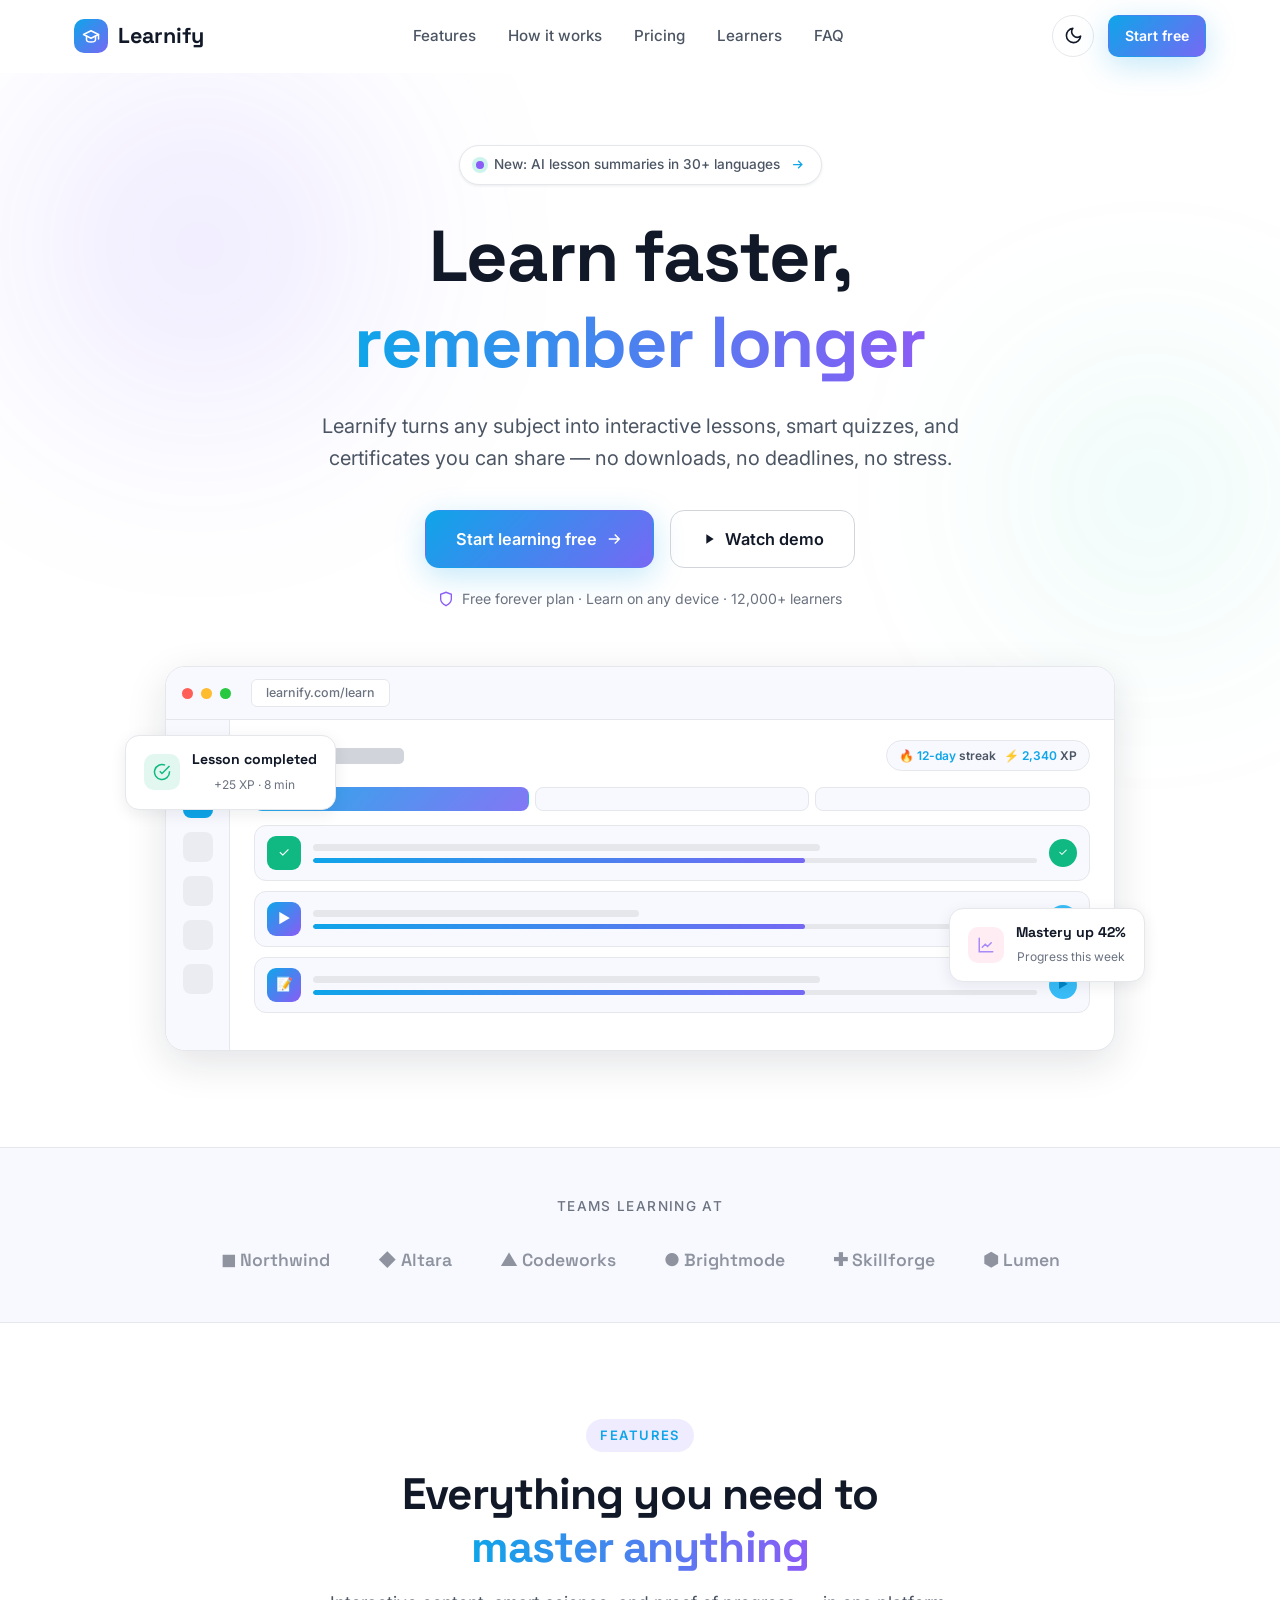
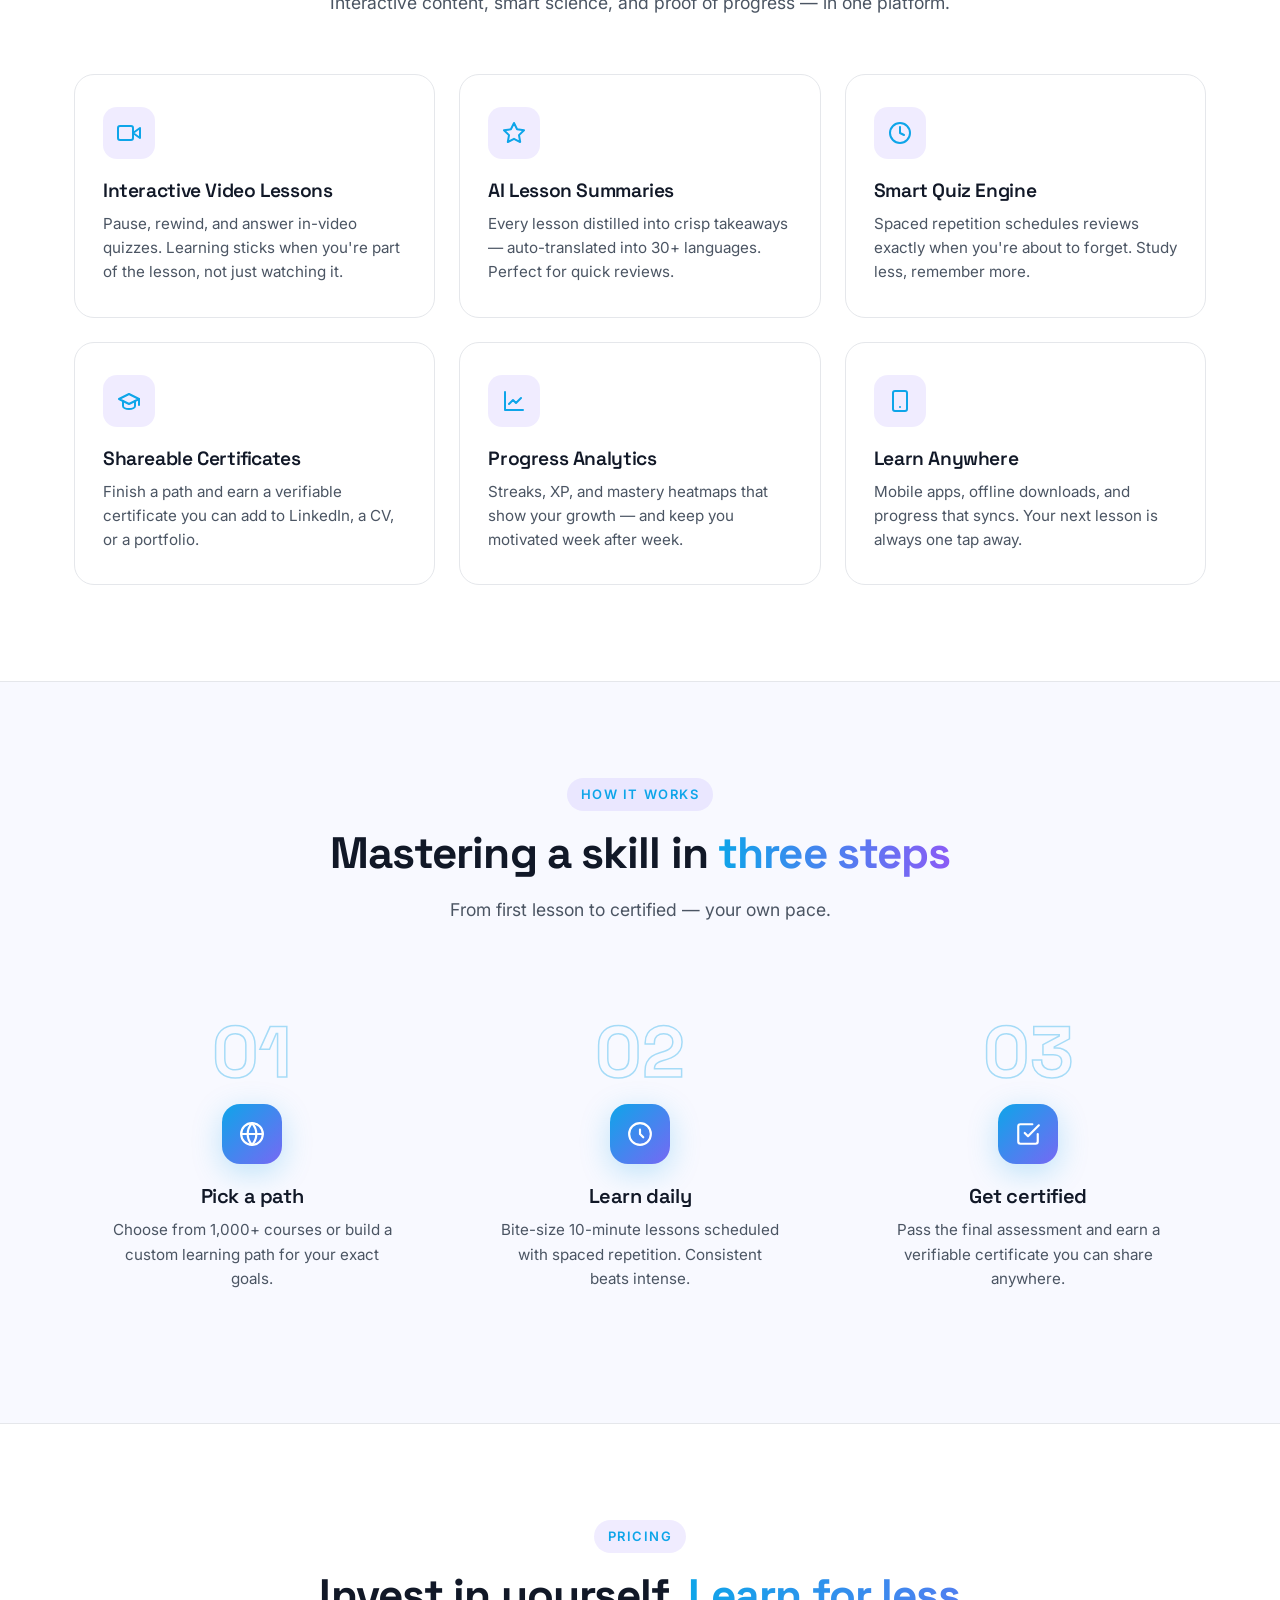
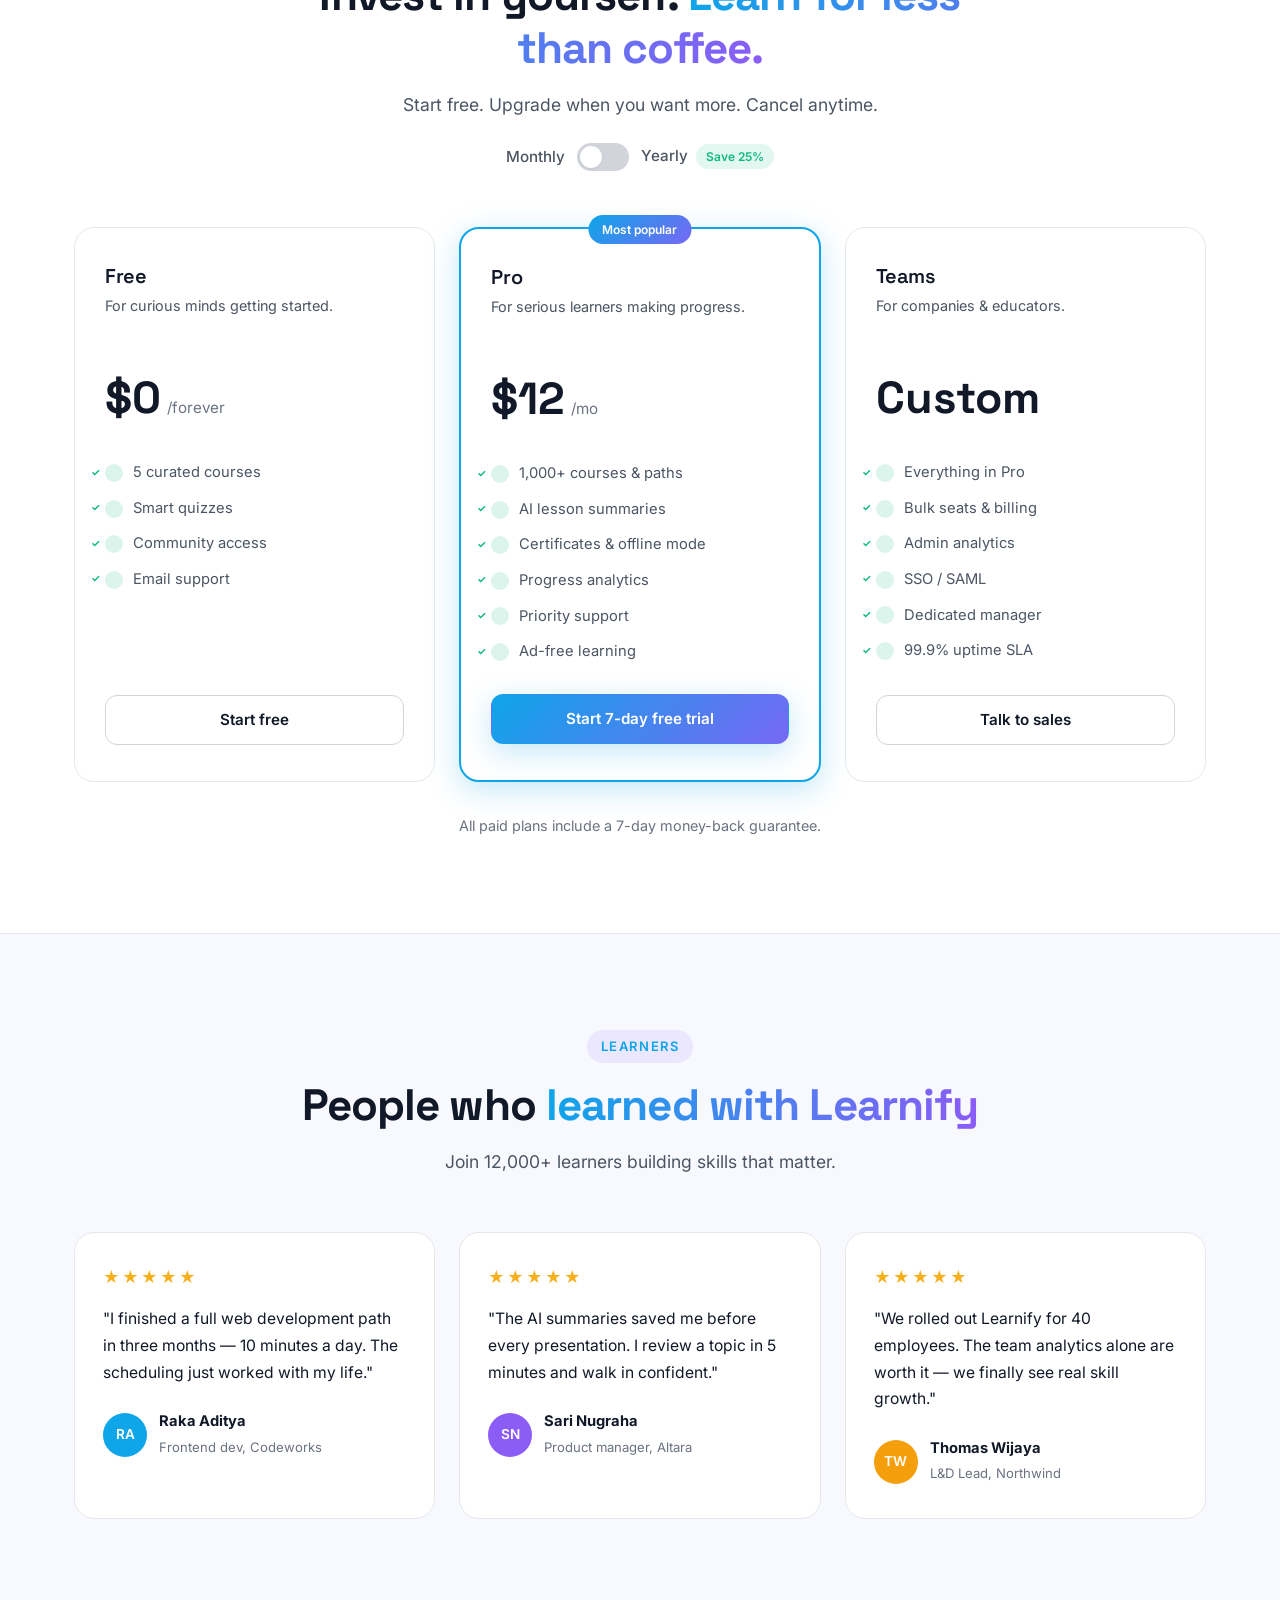
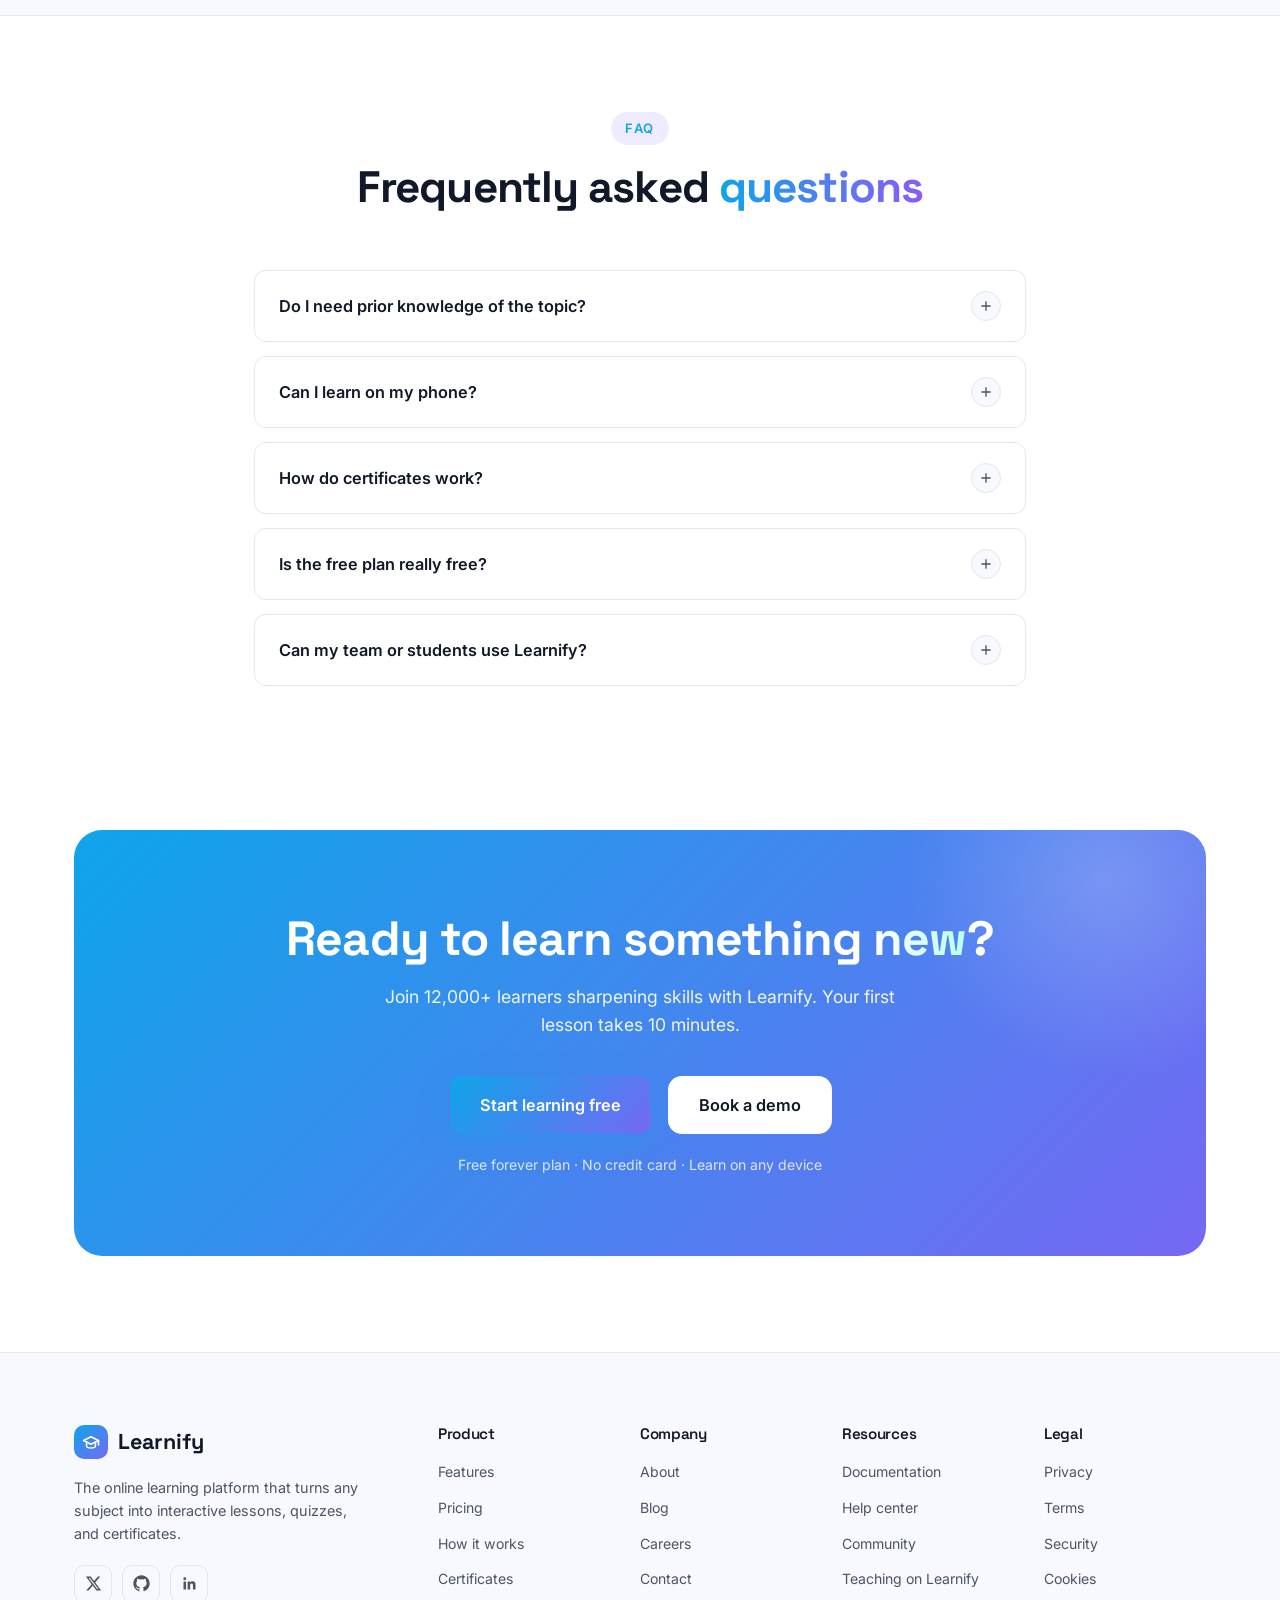
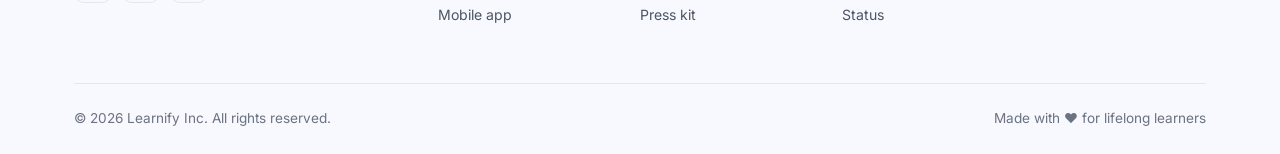
<file: learnify/index.html>
<!DOCTYPE html>
<html lang="en" data-theme="light">
<head>
  <meta charset="UTF-8" />
  <meta name="viewport" content="width=device-width, initial-scale=1.0" />

  <!-- ================================================================
    LEARNIFY — ED-TECH / ONLINE LEARNING LANDING PAGE TEMPLATE
    A variant of the premium Abinawa landing template family.
    Pure HTML / CSS / JS — no frameworks, no build tools.
    ================================================================ -->

  <title>Learnify — Master New Skills, Faster</title>
  <meta name="description" content="Learnify is the online learning platform that turns any subject into interactive lessons, smart quizzes, and certificates. Learn faster, remember longer." />

  <meta property="og:title" content="Learnify — Master New Skills, Faster" />
  <meta property="og:description" content="Interactive lessons, smart quizzes, and certificates — on any device. Start learning free." />
  <meta property="og:type" content="website" />
  <meta property="og:url" content="https://your-domain.com/" />
  <meta property="og:image" content="assets/images/og-cover.png" />

  <link rel="icon" href="data:image/svg+xml,<svg xmlns='http://www.w3.org/2000/svg' viewBox='0 0 100 100'><text y='.9em' font-size='90'>🎓</text></svg>" />

  <link rel="preconnect" href="https://fonts.googleapis.com" />
  <link rel="preconnect" href="https://fonts.gstatic.com" crossorigin />
  <link href="https://fonts.googleapis.com/css2?family=Inter:wght@400;500;600;700&family=Space+Grotesk:wght@500;600;700&display=swap" rel="stylesheet" />

  <link rel="stylesheet" href="css/style.css" />
</head>

<body>

  <!-- ================= NAVIGATION ================= -->
  <header class="site-header" id="site-header">
    <nav class="container nav" aria-label="Main navigation">
      <a href="#" class="brand" aria-label="Learnify home">
        <span class="brand-mark" aria-hidden="true">
          <svg viewBox="0 0 24 24" fill="none" stroke="currentColor" stroke-width="2" stroke-linecap="round" stroke-linejoin="round"><path d="M22 10L12 5 2 10l10 5 10-5z"/><path d="M6 12v5c0 1.7 2.7 3 6 3s6-1.3 6-3v-5"/><path d="M22 10v6"/></svg>
        </span>
        <span class="brand-name">Learnify</span>
      </a>

      <ul class="nav-links" id="nav-links">
        <li><a href="#features" class="nav-link">Features</a></li>
        <li><a href="#how-it-works" class="nav-link">How it works</a></li>
        <li><a href="#pricing" class="nav-link">Pricing</a></li>
        <li><a href="#testimonials" class="nav-link">Learners</a></li>
        <li><a href="#faq" class="nav-link">FAQ</a></li>
      </ul>

      <div class="nav-actions">
        <button class="theme-toggle" id="theme-toggle" aria-label="Toggle dark mode">
          <svg class="icon-sun" viewBox="0 0 24 24" fill="none" stroke="currentColor" stroke-width="2" stroke-linecap="round" stroke-linejoin="round"><circle cx="12" cy="12" r="4"/><path d="M12 2v2m0 16v2M4.93 4.93l1.41 1.41m11.32 11.32l1.41 1.41M2 12h2m16 0h2M6.34 17.66l-1.41 1.41M19.07 4.93l-1.41 1.41"/></svg>
          <svg class="icon-moon" viewBox="0 0 24 24" fill="none" stroke="currentColor" stroke-width="2" stroke-linecap="round" stroke-linejoin="round"><path d="M21 12.79A9 9 0 1 1 11.21 3 7 7 0 0 0 21 12.79z"/></svg>
        </button>
        <a href="#pricing" class="btn btn-primary btn-sm">Start free</a>

        <button class="mobile-menu-btn" id="mobile-menu-btn" aria-label="Open menu" aria-expanded="false">
          <span></span><span></span><span></span>
        </button>
      </div>
    </nav>

    <div class="mobile-menu" id="mobile-menu">
      <ul class="mobile-menu-links">
        <li><a href="#features">Features</a></li>
        <li><a href="#how-it-works">How it works</a></li>
        <li><a href="#pricing">Pricing</a></li>
        <li><a href="#testimonials">Learners</a></li>
        <li><a href="#faq">FAQ</a></li>
      </ul>
      <a href="#pricing" class="btn btn-primary mobile-menu-cta">Start learning free</a>
    </div>
  </header>

  <main>

    <!-- ================= HERO ================= -->
    <section class="hero" id="hero">
      <div class="container hero-inner">
        <div class="hero-glow hero-glow-1" aria-hidden="true"></div>
        <div class="hero-glow hero-glow-2" aria-hidden="true"></div>

        <div class="hero-badge reveal">
          <span class="badge-dot"></span>
          New: AI lesson summaries in 30+ languages
          <svg viewBox="0 0 24 24" fill="none" stroke="currentColor" stroke-width="2"><path d="M5 12h14M13 6l6 6-6 6"/></svg>
        </div>

        <h1 class="hero-title reveal" delay="1">
          Learn faster,<br />
          <span class="gradient-text">remember longer</span>
        </h1>

        <p class="hero-subtitle reveal" delay="2">
          Learnify turns any subject into interactive lessons, smart quizzes,
          and certificates you can share — no downloads, no deadlines, no stress.
        </p>

        <div class="hero-cta reveal" delay="3">
          <a href="#pricing" class="btn btn-primary btn-lg">
            Start learning free
            <svg viewBox="0 0 24 24" fill="none" stroke="currentColor" stroke-width="2"><path d="M5 12h14M13 6l6 6-6 6"/></svg>
          </a>
          <a href="#how-it-works" class="btn btn-ghost btn-lg">
            <svg class="play-icon" viewBox="0 0 24 24" fill="currentColor"><path d="M8 5v14l11-7z"/></svg>
            Watch demo
          </a>
        </div>

        <p class="hero-note reveal" delay="4">
          <svg viewBox="0 0 24 24" fill="none" stroke="currentColor" stroke-width="2" stroke-linecap="round"><path d="M12 22s8-4 8-10V5l-8-3-8 3v7c0 6 8 10 8 10z"/></svg>
          Free forever plan · Learn on any device · 12,000+ learners
        </p>

        <!-- Course hub mockup -->
        <div class="hero-dashboard reveal" delay="5">
          <div class="dashboard-window">
            <div class="window-bar">
              <span class="dot dot-red"></span>
              <span class="dot dot-yellow"></span>
              <span class="dot dot-green"></span>
              <span class="window-title">learnify.com/learn</span>
            </div>
            <div class="dashboard-body">
              <aside class="dash-sidebar" aria-hidden="true">
                <div class="dash-logo"></div>
                <div class="dash-menu-item active"></div>
                <div class="dash-menu-item"></div>
                <div class="dash-menu-item"></div>
                <div class="dash-menu-item"></div>
                <div class="dash-menu-item"></div>
              </aside>
              <div class="dash-main course-main">
                <div class="course-header">
                  <div class="course-title"></div>
                  <div class="course-stats"><span>🔥 <span class="stat-strong">12-day</span> streak</span><span>⚡ <span class="stat-strong">2,340</span> XP</span></div>
                </div>
                <div class="course-tabs">
                  <div class="course-tab active"></div>
                  <div class="course-tab"></div>
                  <div class="course-tab"></div>
                </div>
                <div class="lesson-list">
                  <div class="lesson-row">
                    <div class="lesson-icon done">✓</div>
                    <div class="lesson-body">
                      <div class="lesson-line"></div>
                      <div class="lesson-progress"></div>
                    </div>
                    <div class="lesson-check">✓</div>
                  </div>
                  <div class="lesson-row">
                    <div class="lesson-icon">▶</div>
                    <div class="lesson-body">
                      <div class="lesson-line short"></div>
                      <div class="lesson-progress"></div>
                    </div>
                    <div class="lesson-play">▶</div>
                  </div>
                  <div class="lesson-row">
                    <div class="lesson-icon">📝</div>
                    <div class="lesson-body">
                      <div class="lesson-line"></div>
                      <div class="lesson-progress"></div>
                    </div>
                    <div class="lesson-play">▶</div>
                  </div>
                </div>
              </div>
            </div>
          </div>
          <!-- Floating chips -->
          <div class="floating-chip chip-1" aria-hidden="true">
            <span class="chip-icon">
              <svg viewBox="0 0 24 24" fill="none" stroke="currentColor" stroke-width="2"><path d="M22 11.08V12a10 10 0 1 1-5.93-9.14"/><path d="M22 4L12 14.01l-3-3"/></svg>
            </span>
            <div>
              <strong>Lesson completed</strong>
              <small>+25 XP · 8 min</small>
            </div>
          </div>
          <div class="floating-chip chip-2" aria-hidden="true">
            <span class="chip-icon pink">
              <svg viewBox="0 0 24 24" fill="none" stroke="currentColor" stroke-width="2" stroke-linecap="round"><path d="M3 3v18h18"/><path d="M7 15l4-4 3 3 5-5"/></svg>
            </span>
            <div>
              <strong>Mastery up 42%</strong>
              <small>Progress this week</small>
            </div>
          </div>
        </div>
      </div>
    </section>

    <!-- ================= LOGO STRIP ================= -->
    <section class="logo-strip" aria-label="Trusted by top institutions">
      <div class="container">
        <p class="logo-strip-label">Teams learning at</p>
        <div class="logo-row">
          <span class="logo-item">◼ Northwind</span>
          <span class="logo-item">◆ Altara</span>
          <span class="logo-item">▲ Codeworks</span>
          <span class="logo-item">● Brightmode</span>
          <span class="logo-item">✚ Skillforge</span>
          <span class="logo-item">⬢ Lumen</span>
        </div>
      </div>
    </section>

    <!-- ================= FEATURES ================= -->
    <section class="section features" id="features">
      <div class="container">
        <div class="section-head reveal">
          <p class="eyebrow">Features</p>
          <h2 class="section-title">Everything you need to<br /><span class="gradient-text">master anything</span></h2>
          <p class="section-sub">Interactive content, smart science, and proof of progress — in one platform.</p>
        </div>

        <div class="features-grid">
          <article class="feature-card reveal">
            <div class="feature-icon">
              <svg viewBox="0 0 24 24" fill="none" stroke="currentColor" stroke-width="2" stroke-linecap="round" stroke-linejoin="round"><polygon points="23 7 16 12 23 17 23 7"/><rect x="1" y="5" width="15" height="14" rx="2"/></svg>
            </div>
            <h3>Interactive Video Lessons</h3>
            <p>Pause, rewind, and answer in-video quizzes. Learning sticks when you're part of the lesson, not just watching it.</p>
          </article>

          <article class="feature-card reveal">
            <div class="feature-icon">
              <svg viewBox="0 0 24 24" fill="none" stroke="currentColor" stroke-width="2" stroke-linecap="round" stroke-linejoin="round"><path d="M12 2l3.09 6.26L22 9.27l-5 4.87 1.18 6.88L12 17.77l-6.18 3.25L7 14.14 2 9.27l6.91-1.01L12 2z"/></svg>
            </div>
            <h3>AI Lesson Summaries</h3>
            <p>Every lesson distilled into crisp takeaways — auto-translated into 30+ languages. Perfect for quick reviews.</p>
          </article>

          <article class="feature-card reveal">
            <div class="feature-icon">
              <svg viewBox="0 0 24 24" fill="none" stroke="currentColor" stroke-width="2" stroke-linecap="round" stroke-linejoin="round"><circle cx="12" cy="12" r="10"/><path d="M12 6v6l4 2"/></svg>
            </div>
            <h3>Smart Quiz Engine</h3>
            <p>Spaced repetition schedules reviews exactly when you're about to forget. Study less, remember more.</p>
          </article>

          <article class="feature-card reveal">
            <div class="feature-icon">
              <svg viewBox="0 0 24 24" fill="none" stroke="currentColor" stroke-width="2" stroke-linecap="round" stroke-linejoin="round"><path d="M22 10L12 5 2 10l10 5 10-5z"/><path d="M6 12v5c0 1.7 2.7 3 6 3s6-1.3 6-3v-5"/><path d="M22 10v6"/></svg>
            </div>
            <h3>Shareable Certificates</h3>
            <p>Finish a path and earn a verifiable certificate you can add to LinkedIn, a CV, or a portfolio.</p>
          </article>

          <article class="feature-card reveal">
            <div class="feature-icon">
              <svg viewBox="0 0 24 24" fill="none" stroke="currentColor" stroke-width="2" stroke-linecap="round" stroke-linejoin="round"><path d="M3 3v18h18"/><path d="M7 15l4-4 3 3 5-5"/></svg>
            </div>
            <h3>Progress Analytics</h3>
            <p>Streaks, XP, and mastery heatmaps that show your growth — and keep you motivated week after week.</p>
          </article>

          <article class="feature-card reveal">
            <div class="feature-icon">
              <svg viewBox="0 0 24 24" fill="none" stroke="currentColor" stroke-width="2" stroke-linecap="round" stroke-linejoin="round"><rect x="5" y="2" width="14" height="20" rx="2"/><path d="M12 18h.01"/></svg>
            </div>
            <h3>Learn Anywhere</h3>
            <p>Mobile apps, offline downloads, and progress that syncs. Your next lesson is always one tap away.</p>
          </article>
        </div>
      </div>
    </section>

    <!-- ================= HOW IT WORKS ================= -->
    <section class="section how-it-works" id="how-it-works">
      <div class="container">
        <div class="section-head reveal">
          <p class="eyebrow">How it works</p>
          <h2 class="section-title">Mastering a skill in <span class="gradient-text">three steps</span></h2>
          <p class="section-sub">From first lesson to certified — your own pace.</p>
        </div>

        <div class="steps">
          <div class="step reveal">
            <div class="step-number">01</div>
            <div class="step-icon">
              <svg viewBox="0 0 24 24" fill="none" stroke="currentColor" stroke-width="2" stroke-linecap="round" stroke-linejoin="round"><circle cx="12" cy="12" r="10"/><path d="M12 2a14.5 14.5 0 0 0 0 20 14.5 14.5 0 0 0 0-20"/><path d="M2 12h20"/></svg>
            </div>
            <h3>Pick a path</h3>
            <p>Choose from 1,000+ courses or build a custom learning path for your exact goals.</p>
          </div>

          <div class="step reveal" delay="1">
            <div class="step-number">02</div>
            <div class="step-icon">
              <svg viewBox="0 0 24 24" fill="none" stroke="currentColor" stroke-width="2" stroke-linecap="round" stroke-linejoin="round"><path d="M12 8v4l3 3"/><circle cx="12" cy="12" r="10"/></svg>
            </div>
            <h3>Learn daily</h3>
            <p>Bite-size 10-minute lessons scheduled with spaced repetition. Consistent beats intense.</p>
          </div>

          <div class="step reveal" delay="2">
            <div class="step-number">03</div>
            <div class="step-icon">
              <svg viewBox="0 0 24 24" fill="none" stroke="currentColor" stroke-width="2" stroke-linecap="round" stroke-linejoin="round"><path d="M9 11l3 3L22 4"/><path d="M21 12v7a2 2 0 0 1-2 2H5a2 2 0 0 1-2-2V5a2 2 0 0 1 2-2h11"/></svg>
            </div>
            <h3>Get certified</h3>
            <p>Pass the final assessment and earn a verifiable certificate you can share anywhere.</p>
          </div>
        </div>
      </div>
    </section>

    <!-- ================= PRICING ================= -->
    <section class="section pricing" id="pricing">
      <div class="container">
        <div class="section-head reveal">
          <p class="eyebrow">Pricing</p>
          <h2 class="section-title">Invest in yourself. <span class="gradient-text">Learn for less than coffee.</span></h2>
          <p class="section-sub">Start free. Upgrade when you want more. Cancel anytime.</p>

          <div class="billing-toggle reveal">
            <span class="toggle-label">Monthly</span>
            <label class="switch" aria-label="Toggle yearly billing">
              <input type="checkbox" id="billing-toggle" />
              <span class="slider"></span>
            </label>
            <span class="toggle-label">Yearly <span class="save-badge">Save 25%</span></span>
          </div>
        </div>

        <div class="pricing-grid">
          <article class="pricing-card reveal">
            <h3 class="plan-name">Free</h3>
            <p class="plan-desc">For curious minds getting started.</p>
            <div class="price-row">
              <span class="price" data-monthly="0" data-yearly="0">$0</span>
              <span class="price-period">/forever</span>
            </div>
            <ul class="plan-features">
              <li>5 curated courses</li>
              <li>Smart quizzes</li>
              <li>Community access</li>
              <li>Email support</li>
            </ul>
            <a href="#" class="btn btn-outline btn-block">Start free</a>
          </article>

          <article class="pricing-card popular reveal" delay="1">
            <span class="popular-badge">Most popular</span>
            <h3 class="plan-name">Pro</h3>
            <p class="plan-desc">For serious learners making progress.</p>
            <div class="price-row">
              <span class="price" data-monthly="12" data-yearly="9">$12</span>
              <span class="price-period">/mo</span>
            </div>
            <ul class="plan-features">
              <li>1,000+ courses &amp; paths</li>
              <li>AI lesson summaries</li>
              <li>Certificates &amp; offline mode</li>
              <li>Progress analytics</li>
              <li>Priority support</li>
              <li>Ad-free learning</li>
            </ul>
            <a href="#" class="btn btn-primary btn-block">Start 7-day free trial</a>
          </article>

          <article class="pricing-card reveal" delay="2">
            <h3 class="plan-name">Teams</h3>
            <p class="plan-desc">For companies &amp; educators.</p>
            <div class="price-row">
              <span class="price" data-monthly="custom" data-yearly="custom">Custom</span>
              <span class="price-period"></span>
            </div>
            <ul class="plan-features">
              <li>Everything in Pro</li>
              <li>Bulk seats &amp; billing</li>
              <li>Admin analytics</li>
              <li>SSO / SAML</li>
              <li>Dedicated manager</li>
              <li>99.9% uptime SLA</li>
            </ul>
            <a href="#" class="btn btn-outline btn-block">Talk to sales</a>
          </article>
        </div>

        <p class="pricing-note reveal">All paid plans include a 7-day money-back guarantee.</p>
      </div>
    </section>

    <!-- ================= TESTIMONIALS ================= -->
    <section class="section testimonials" id="testimonials">
      <div class="container">
        <div class="section-head reveal">
          <p class="eyebrow">Learners</p>
          <h2 class="section-title">People who <span class="gradient-text">learned with Learnify</span></h2>
          <p class="section-sub">Join 12,000+ learners building skills that matter.</p>
        </div>

        <div class="testimonial-grid">
          <figure class="testimonial-card reveal">
            <div class="stars" aria-label="5 out of 5 stars">★★★★★</div>
            <blockquote>"I finished a full web development path in three months — 10 minutes a day. The scheduling just worked with my life."</blockquote>
            <figcaption>
              <span class="avatar" style="--avatar-color:#0ea5e9;">RA</span>
              <div>
                <strong>Raka Aditya</strong>
                <small>Frontend dev, Codeworks</small>
              </div>
            </figcaption>
          </figure>

          <figure class="testimonial-card reveal" delay="1">
            <div class="stars" aria-label="5 out of 5 stars">★★★★★</div>
            <blockquote>"The AI summaries saved me before every presentation. I review a topic in 5 minutes and walk in confident."</blockquote>
            <figcaption>
              <span class="avatar" style="--avatar-color:#8b5cf6;">SN</span>
              <div>
                <strong>Sari Nugraha</strong>
                <small>Product manager, Altara</small>
              </div>
            </figcaption>
          </figure>

          <figure class="testimonial-card reveal" delay="2">
            <div class="stars" aria-label="5 out of 5 stars">★★★★★</div>
            <blockquote>"We rolled out Learnify for 40 employees. The team analytics alone are worth it — we finally see real skill growth."</blockquote>
            <figcaption>
              <span class="avatar" style="--avatar-color:#f59e0b;">TW</span>
              <div>
                <strong>Thomas Wijaya</strong>
                <small>L&amp;D Lead, Northwind</small>
              </div>
            </figcaption>
          </figure>
        </div>
      </div>
    </section>

    <!-- ================= FAQ ================= -->
    <section class="section faq" id="faq">
      <div class="container container-sm">
        <div class="section-head reveal">
          <p class="eyebrow">FAQ</p>
          <h2 class="section-title">Frequently asked <span class="gradient-text">questions</span></h2>
        </div>

        <div class="faq-list">
          <details class="faq-item reveal">
            <summary>Do I need prior knowledge of the topic?<span class="faq-icon" aria-hidden="true"><svg viewBox="0 0 24 24" fill="none" stroke="currentColor" stroke-width="2"><path d="M12 5v14M5 12h14"/></svg></span></summary>
            <p>No. Every path starts at beginner level and adapts to your pace. You can also test out of topics you already know.</p>
          </details>
          <details class="faq-item reveal">
            <summary>Can I learn on my phone?<span class="faq-icon" aria-hidden="true"><svg viewBox="0 0 24 24" fill="none" stroke="currentColor" stroke-width="2"><path d="M12 5v14M5 12h14"/></svg></span></summary>
            <p>Yes — iOS, Android, and any browser. Lessons sync instantly, and Pro includes offline downloads for commutes.</p>
          </details>
          <details class="faq-item reveal">
            <summary>How do certificates work?<span class="faq-icon" aria-hidden="true"><svg viewBox="0 0 24 24" fill="none" stroke="currentColor" stroke-width="2"><path d="M12 5v14M5 12h14"/></svg></span></summary>
            <p>Pass the final assessment and you earn a unique, verifiable certificate — easy to add to LinkedIn or a CV.</p>
          </details>
          <details class="faq-item reveal">
            <summary>Is the free plan really free?<span class="faq-icon" aria-hidden="true"><svg viewBox="0 0 24 24" fill="none" stroke="currentColor" stroke-width="2"><path d="M12 5v14M5 12h14"/></svg></span></summary>
            <p>Really free — no credit card required. You get 5 courses and full quiz access, forever.</p>
          </details>
          <details class="faq-item reveal">
            <summary>Can my team or students use Learnify?<span class="faq-icon" aria-hidden="true"><svg viewBox="0 0 24 24" fill="none" stroke="currentColor" stroke-width="2"><path d="M12 5v14M5 12h14"/></svg></span></summary>
            <p>Yes — the Teams plan supports bulk seats, admin analytics, and SSO. Many companies and schools use it.</p>
          </details>
        </div>
      </div>
    </section>

    <!-- ================= FINAL CTA ================= -->
    <section class="section final-cta" id="cta">
      <div class="container">
        <div class="cta-card reveal">
          <div class="cta-glow" aria-hidden="true"></div>
          <h2 class="cta-title">Ready to learn something <span class="gradient-text">new</span>?</h2>
          <p class="cta-sub">Join 12,000+ learners sharpening skills with Learnify. Your first lesson takes 10 minutes.</p>
          <div class="cta-actions">
            <a href="#pricing" class="btn btn-primary btn-lg">Start learning free</a>
            <a href="#" class="btn btn-white btn-lg">Book a demo</a>
          </div>
          <p class="cta-note">Free forever plan · No credit card · Learn on any device</p>
        </div>
      </div>
    </section>

  </main>

  <!-- ================= FOOTER ================= -->
  <footer class="site-footer">
    <div class="container">
      <div class="footer-grid">
        <div class="footer-brand">
          <a href="#" class="brand">
            <span class="brand-mark" aria-hidden="true">
              <svg viewBox="0 0 24 24" fill="none" stroke="currentColor" stroke-width="2" stroke-linecap="round" stroke-linejoin="round"><path d="M22 10L12 5 2 10l10 5 10-5z"/><path d="M6 12v5c0 1.7 2.7 3 6 3s6-1.3 6-3v-5"/><path d="M22 10v6"/></svg>
            </span>
            <span class="brand-name">Learnify</span>
          </a>
          <p>The online learning platform that turns any subject into interactive lessons, quizzes, and certificates.</p>
          <div class="social-links">
            <a href="#" aria-label="Twitter/X"><svg viewBox="0 0 24 24" fill="currentColor"><path d="M18.244 2.25h3.308l-7.227 8.26 8.502 11.24H16.17l-5.214-6.817L4.99 21.75H1.68l7.73-8.835L1.254 2.25H8.08l4.713 6.231zm-1.161 17.52h1.833L7.084 4.126H5.117z"/></svg></a>
            <a href="#" aria-label="GitHub"><svg viewBox="0 0 24 24" fill="currentColor"><path d="M12 .5C5.65.5.5 5.65.5 12c0 5.08 3.29 9.39 7.86 10.91.58.11.79-.25.79-.56 0-.27-.01-1.17-.02-2.12-3.2.7-3.87-1.36-3.87-1.36-.52-1.33-1.28-1.68-1.28-1.68-1.04-.71.08-.7.08-.7 1.15.08 1.76 1.18 1.76 1.18 1.03 1.76 2.69 1.25 3.35.96.1-.75.4-1.25.72-1.54-2.55-.29-5.24-1.28-5.24-5.68 0-1.26.45-2.28 1.18-3.09-.12-.29-.51-1.46.11-3.05 0 0 .96-.31 3.15 1.18a10.9 10.9 0 0 1 5.74 0c2.19-1.49 3.15-1.18 3.15-1.18.62 1.59.23 2.76.11 3.05.73.81 1.18 1.83 1.18 3.09 0 4.41-2.69 5.38-5.25 5.66.41.36.78 1.05.78 2.12 0 1.53-.01 2.76-.01 3.14 0 .31.21.68.8.56A10.52 10.52 0 0 0 23.5 12C23.5 5.65 18.35.5 12 .5z"/></svg></a>
            <a href="#" aria-label="LinkedIn"><svg viewBox="0 0 24 24" fill="currentColor"><path d="M20.45 20.45h-3.56v-5.57c0-1.33-.02-3.04-1.85-3.04-1.85 0-2.14 1.45-2.14 2.94v5.67H9.34V9h3.42v1.56h.05c.48-.9 1.64-1.85 3.37-1.85 3.6 0 4.27 2.37 4.27 5.46v6.28zM5.34 7.43a2.06 2.06 0 1 1 0-4.13 2.06 2.06 0 0 1 0 4.13zM7.12 20.45H3.55V9h3.57v11.45z"/></svg></a>
          </div>
        </div>

        <nav class="footer-col" aria-label="Product">
          <h4>Product</h4>
          <ul>
            <li><a href="#features">Features</a></li>
            <li><a href="#pricing">Pricing</a></li>
            <li><a href="#how-it-works">How it works</a></li>
            <li><a href="#">Certificates</a></li>
            <li><a href="#">Mobile app</a></li>
          </ul>
        </nav>

        <nav class="footer-col" aria-label="Company">
          <h4>Company</h4>
          <ul>
            <li><a href="#">About</a></li>
            <li><a href="#">Blog</a></li>
            <li><a href="#">Careers</a></li>
            <li><a href="#">Contact</a></li>
            <li><a href="#">Press kit</a></li>
          </ul>
        </nav>

        <nav class="footer-col" aria-label="Resources">
          <h4>Resources</h4>
          <ul>
            <li><a href="#">Documentation</a></li>
            <li><a href="#">Help center</a></li>
            <li><a href="#">Community</a></li>
            <li><a href="#">Teaching on Learnify</a></li>
            <li><a href="#">Status</a></li>
          </ul>
        </nav>

        <nav class="footer-col" aria-label="Legal">
          <h4>Legal</h4>
          <ul>
            <li><a href="#">Privacy</a></li>
            <li><a href="#">Terms</a></li>
            <li><a href="#">Security</a></li>
            <li><a href="#">Cookies</a></li>
          </ul>
        </nav>
      </div>

      <div class="footer-bottom">
        <p>© 2026 Learnify Inc. All rights reserved.</p>
        <p>Made with <span aria-hidden="true">♥</span> for lifelong learners</p>
      </div>
    </div>
  </footer>

  <script src="js/main.js"></script>
</body>
</html>
</file>
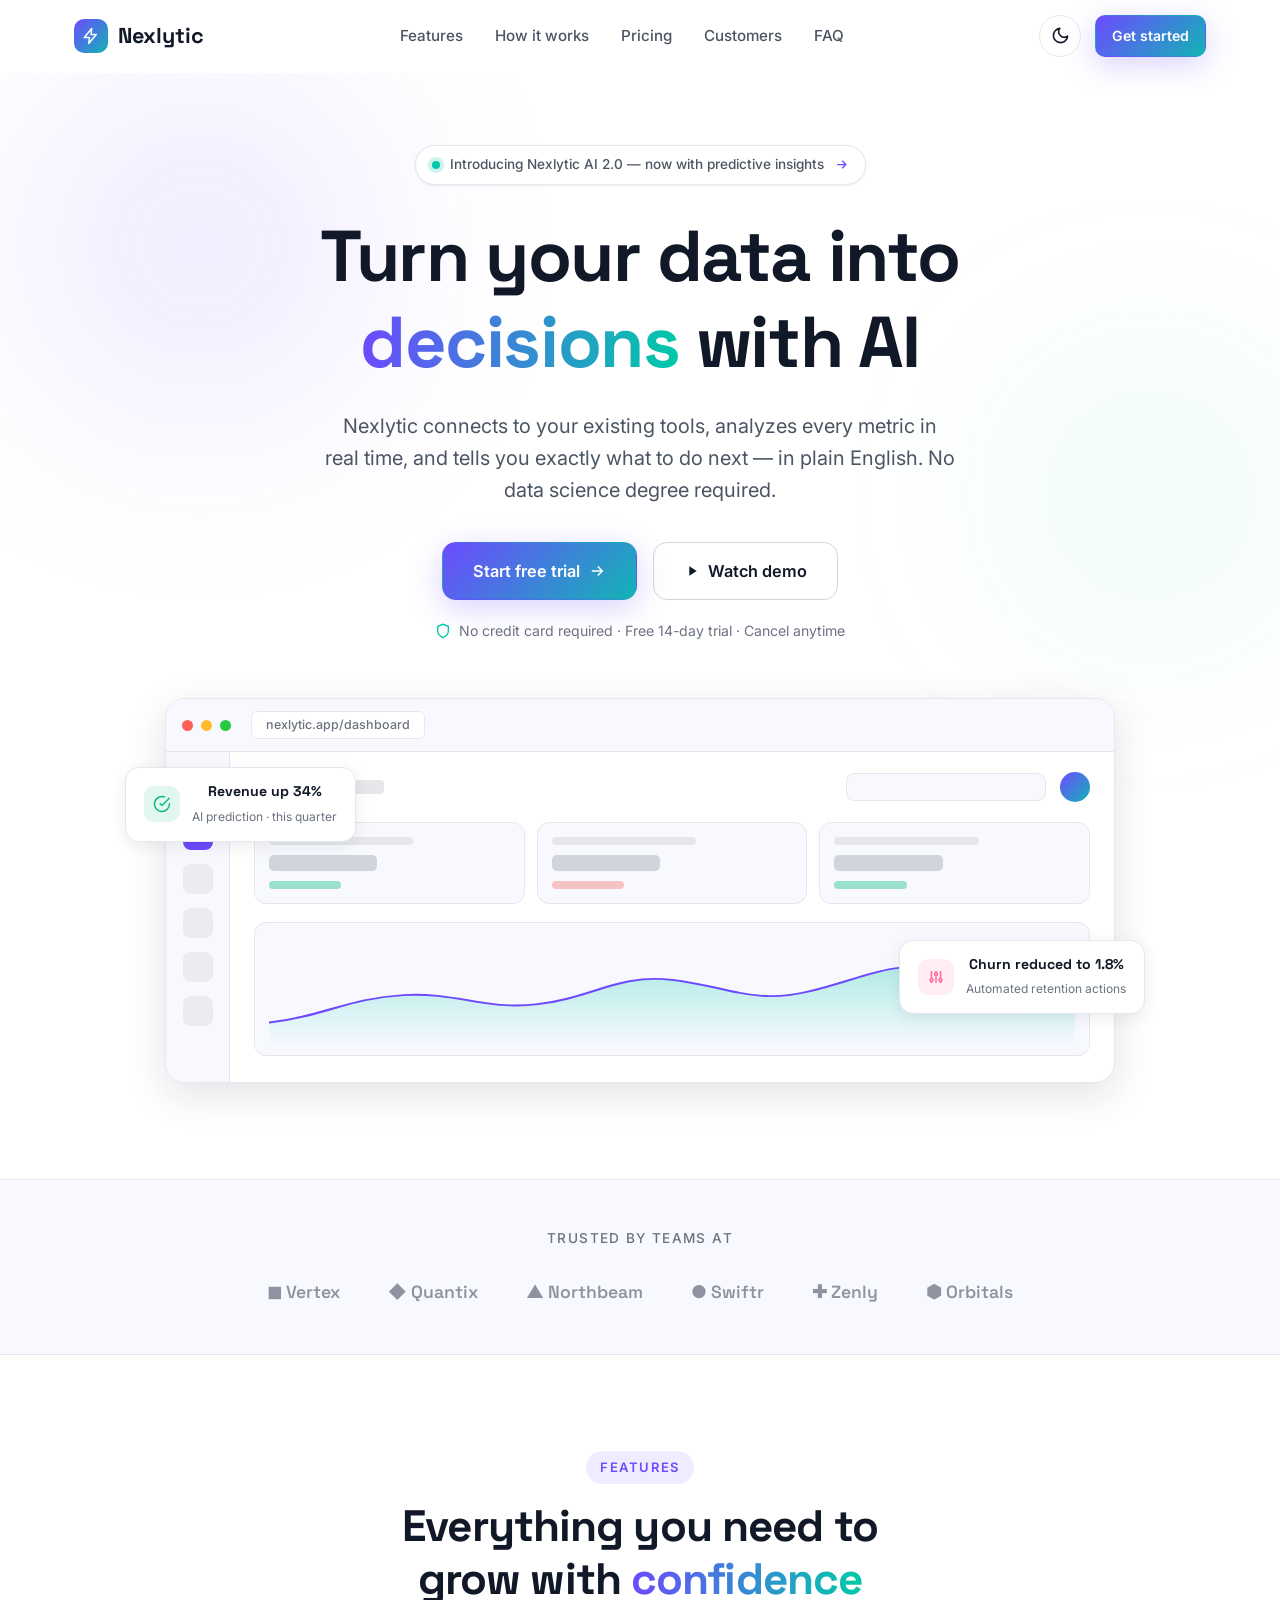
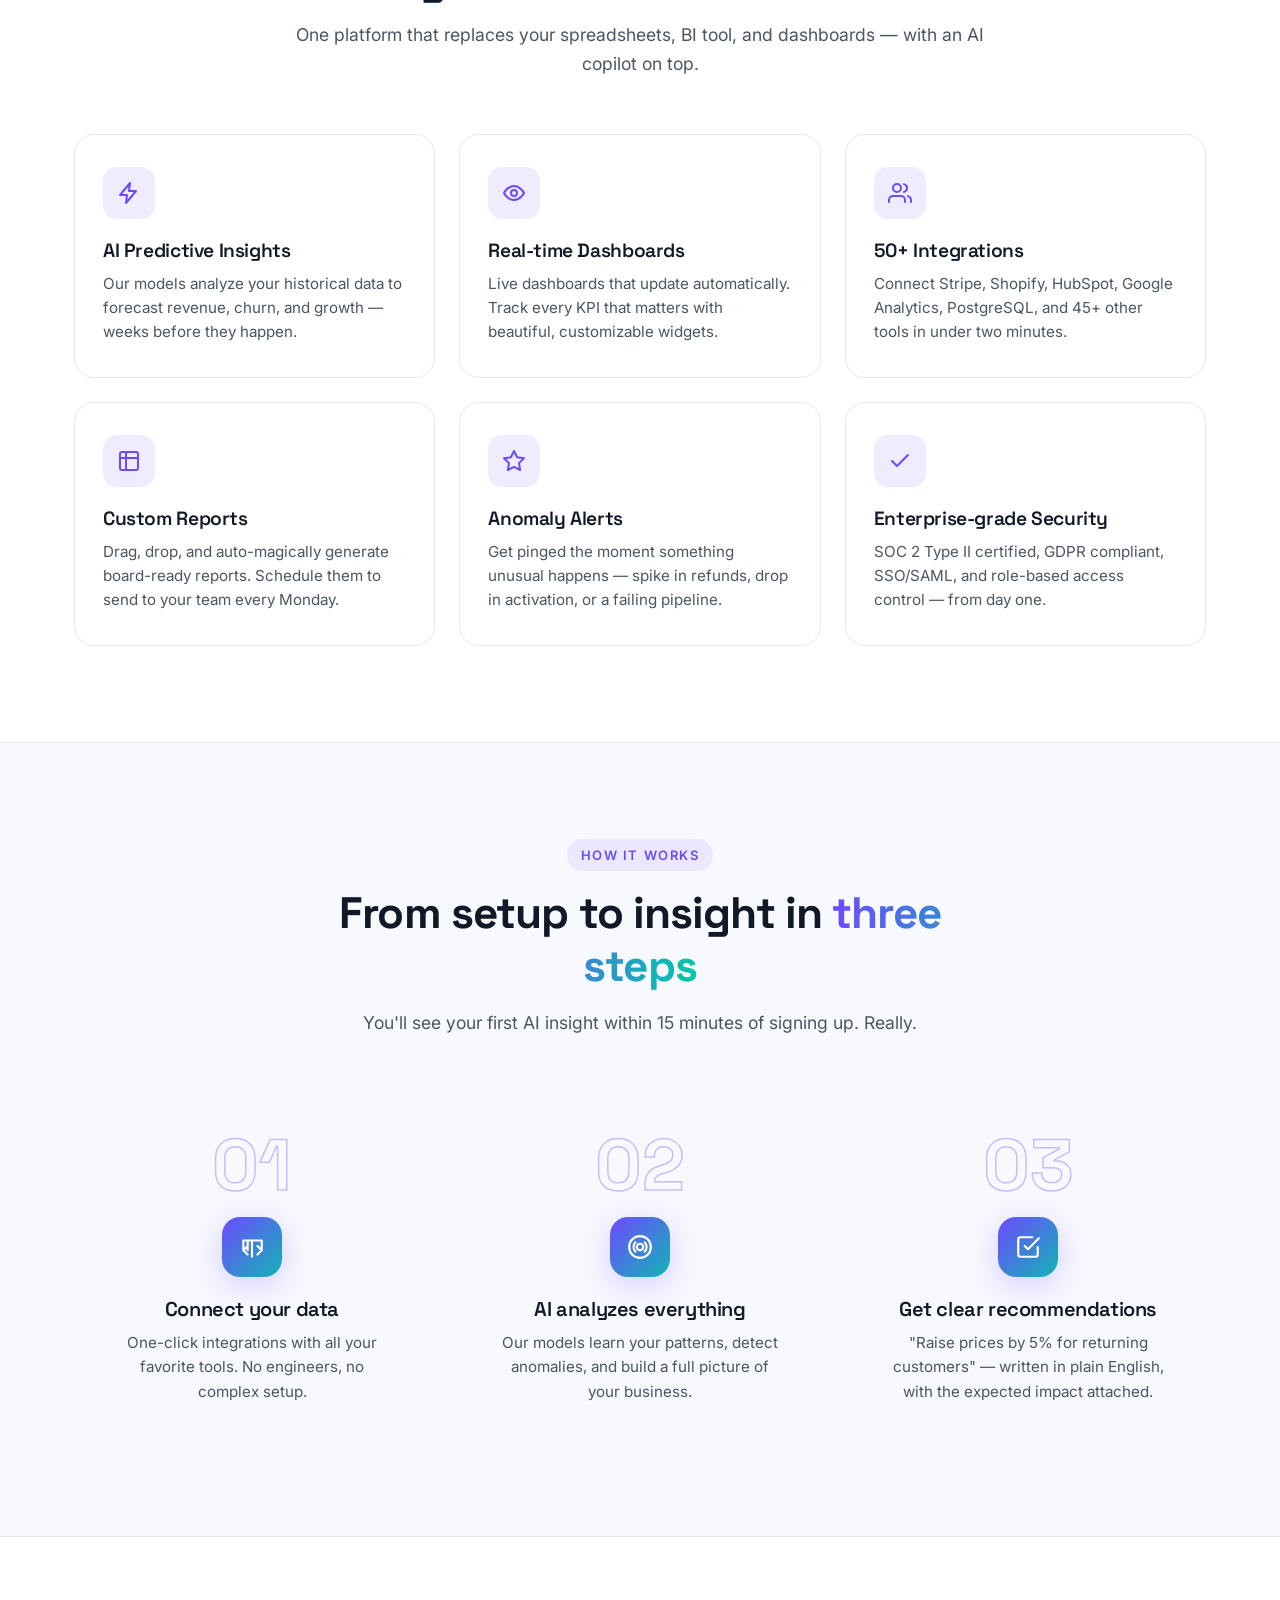
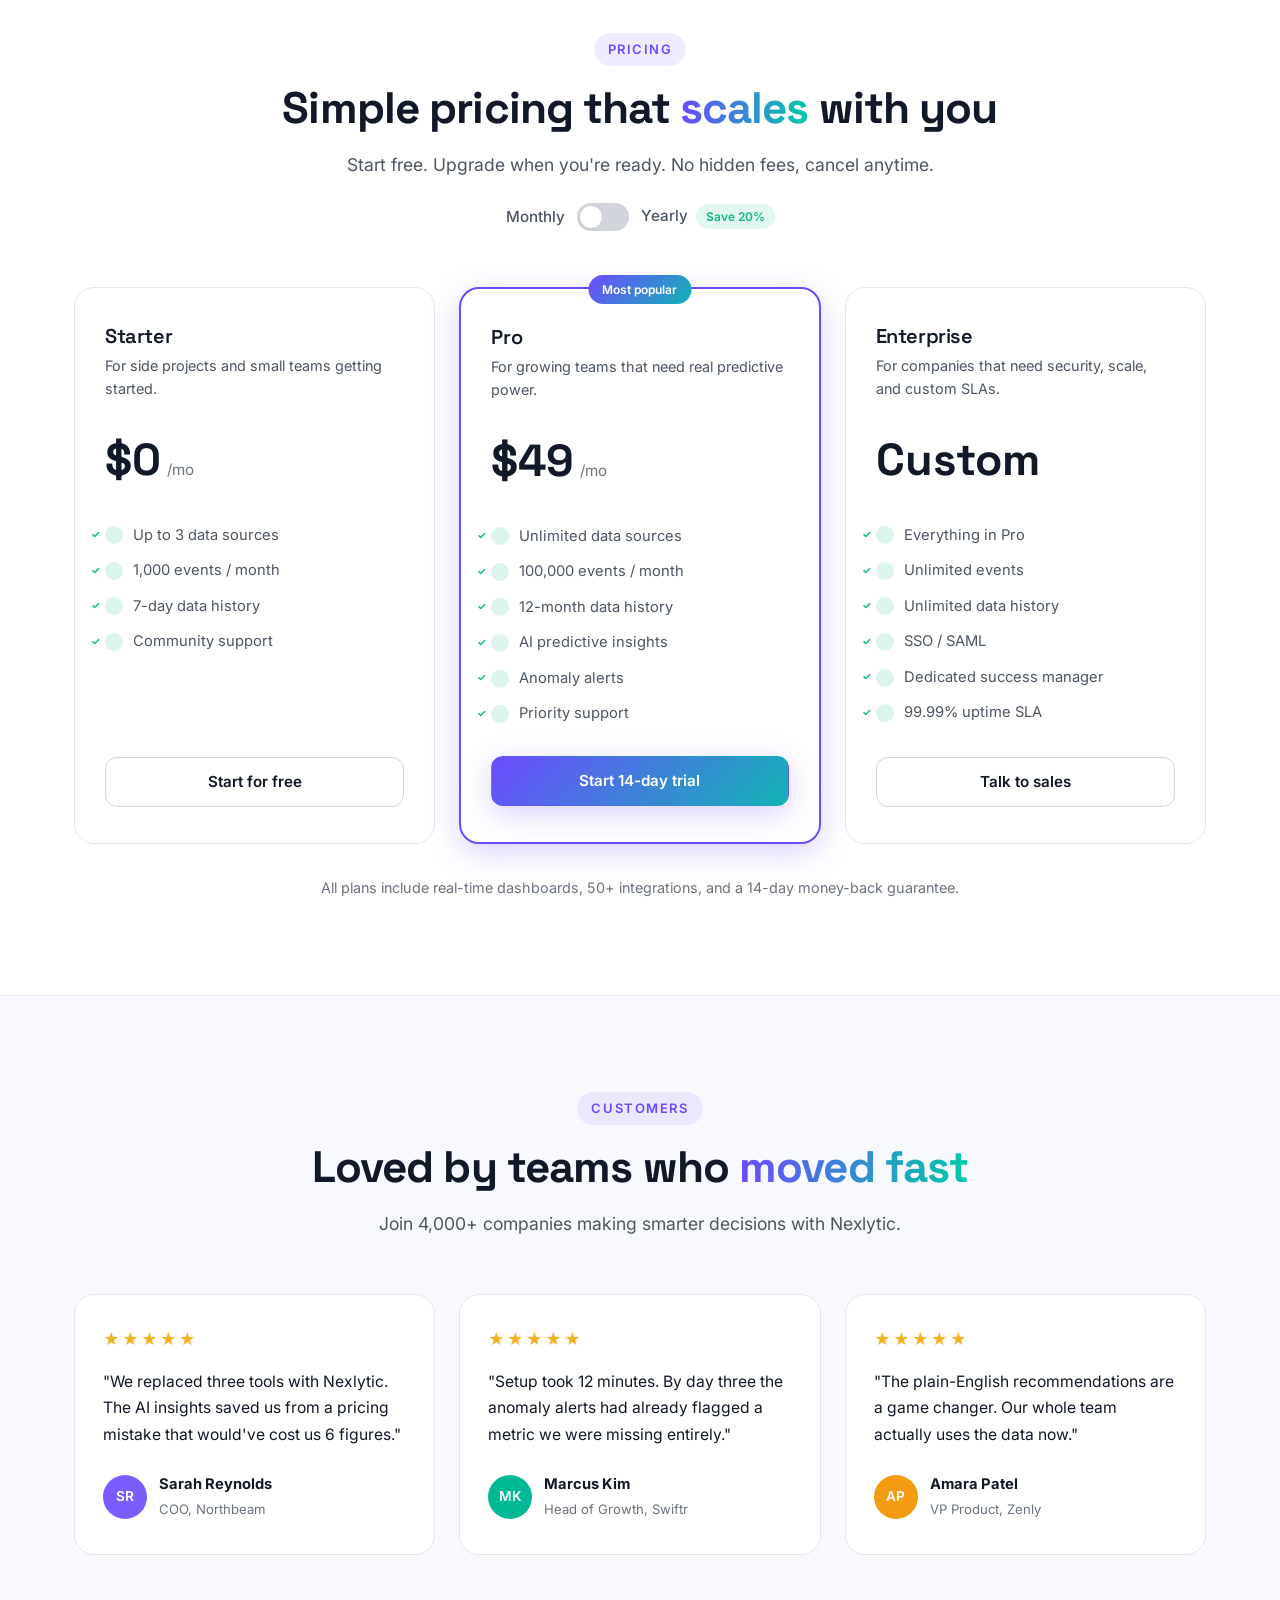
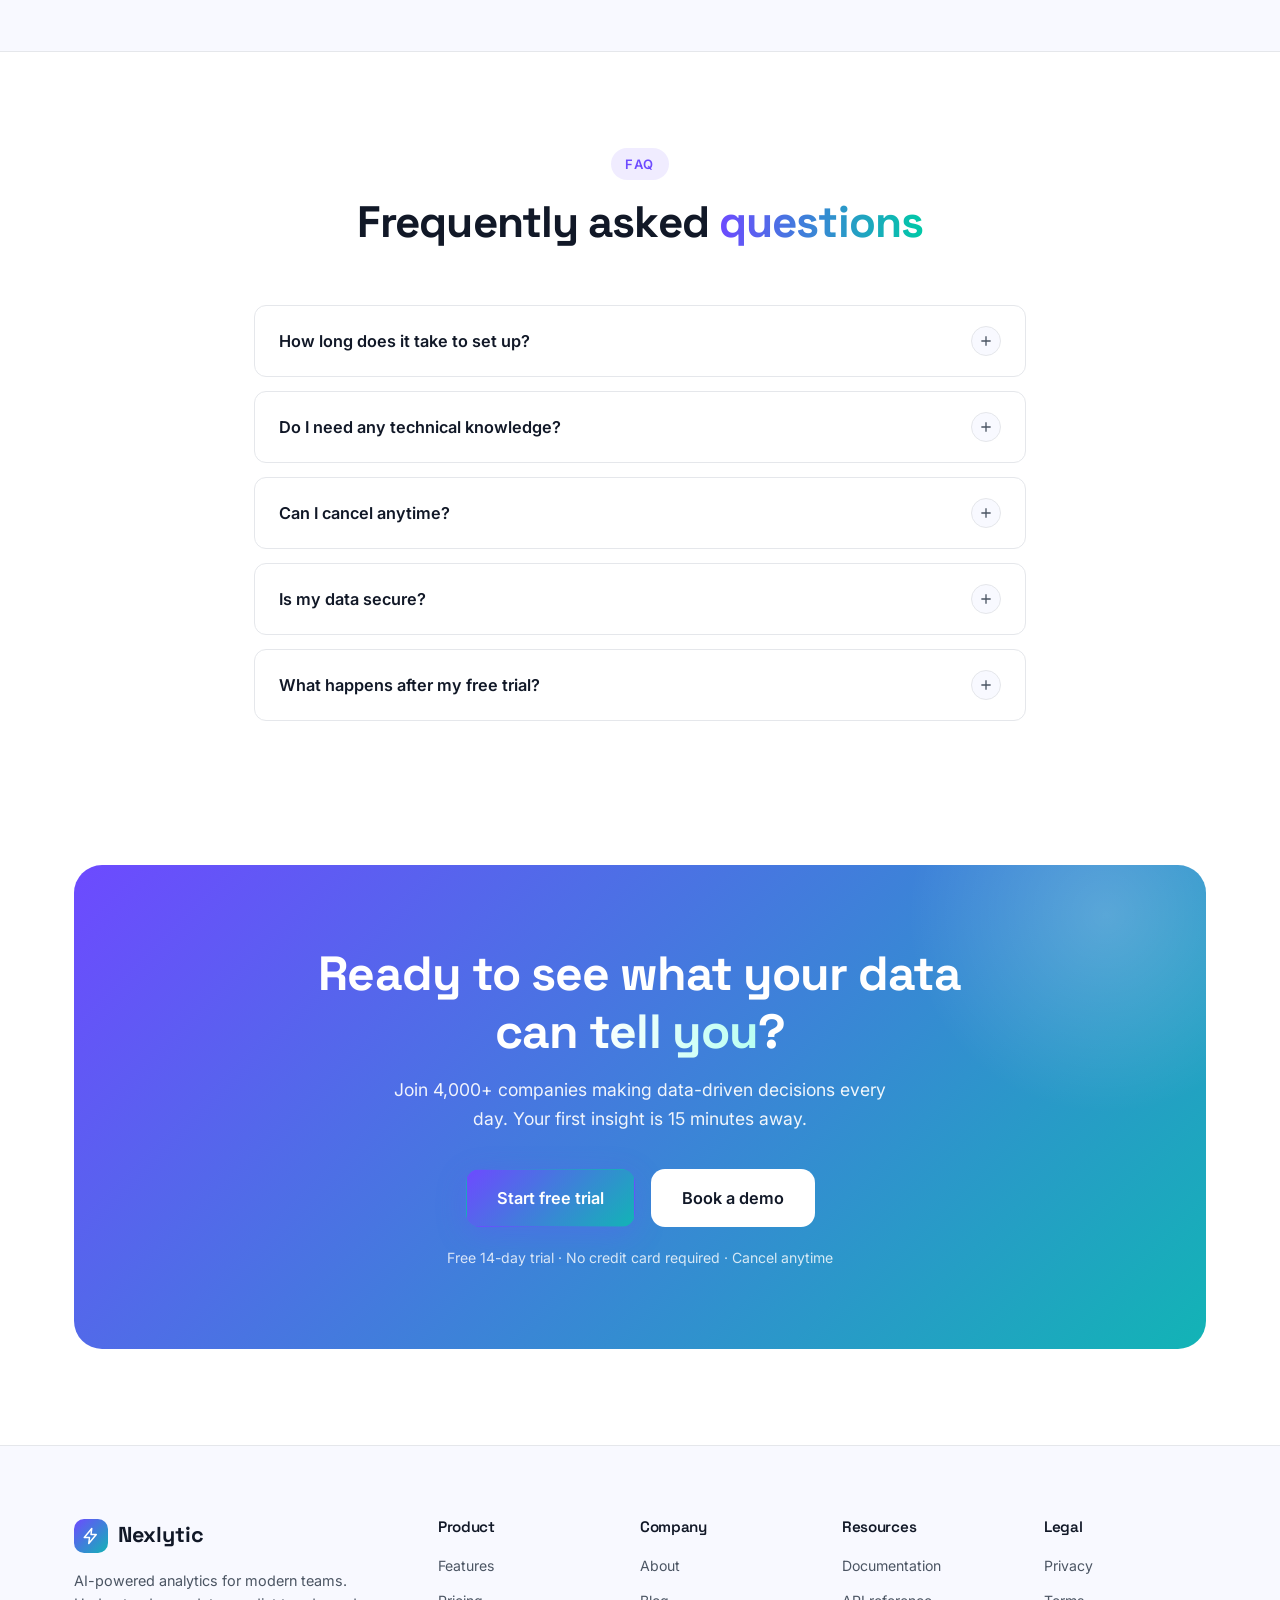
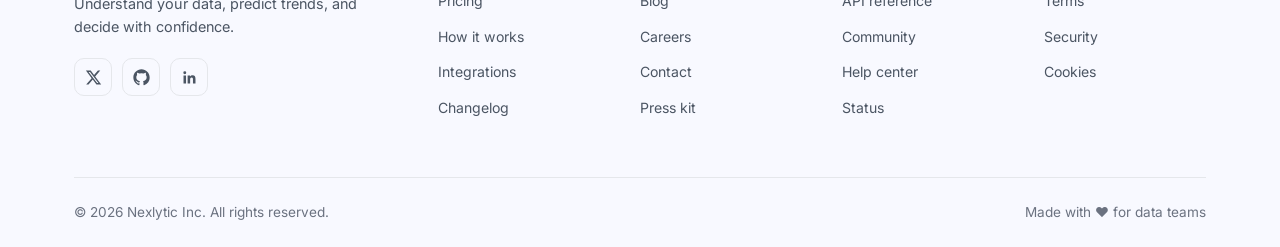
<file: nexlytic/index.html>
<!DOCTYPE html>
<html lang="en" data-theme="light">
<head>
  <meta charset="UTF-8" />
  <meta name="viewport" content="width=device-width, initial-scale=1.0" />
  
  <!-- ================================================================
    SaaS / AI LANDING PAGE TEMPLATE
    A premAtum-grade, fully responsive SaaS/AI landing page template.
    ~ 100% custom code — no frameworks, no dependencies, no bloat.
    ------------------------------------------------------------------
    QUICK START:
      1. Open index.html in a browser (or serve the folder).
      2. Customize: brand name, logo, hero text, features, pricing, etc.
      3. Dark mode, mobile menu, and scroll animations work out of the box.
      4. See docs/DOCUMENTATION.md for the full customization guide.
    ================================================================ -->

  <!-- Primary Meta -->
  <title>Nexlytic — AI-Powered Analytics Platform</title>
  <meta name="description" content="Nexlytic is an AI-powered analytics platform that helps you understand your data, predict trends, and make smarter decisions." />
  
  <!-- Open Graph / Social -->
  <meta property="og:title" content="Nexlytic — AI-Powered Analytics Platform" />
  <meta property="og:description" content="Understand your data, predict trends, and make smarter decisions with Nexlytic." />
  <meta property="og:type" content="website" />
  <meta property="og:url" content="https://your-domain.com/" />
  <meta property="og:image" content="assets/images/og-cover.png" />

  <!-- Favicon (inline SVG avoids extra file) -->
  <link rel="icon" href="data:image/svg+xml,<svg xmlns='http://www.w3.org/2000/svg' viewBox='0 0 100 100'><text y='.9em' font-size='90'>⚡</text></svg>" />

  <!-- Google Fonts: Inter (body) + Space Grotesk (headings) -->
  <link rel="preconnect" href="https://fonts.googleapis.com" />
  <link rel="preconnect" href="https://fonts.gstatic.com" crossorigin />
  <link href="https://fonts.googleapis.com/css2?family=Inter:wght@400;500;600;700&family=Space+Grotesk:wght@500;600;700&display=swap" rel="stylesheet" />

  <!-- Styles -->
  <link rel="stylesheet" href="css/style.css" />
</head>

<body>

  <!-- ================= NAVIGATION ================= -->
  <header class="site-header" id="site-header">
    <nav class="container nav" aria-label="Main navigation">
      <!-- Logo -->
      <a href="#" class="brand" aria-label="Nexlytic home">
        <span class="brand-mark" aria-hidden="true">
          <svg viewBox="0 0 24 24" fill="none" stroke="currentColor" stroke-width="2" stroke-linecap="round" stroke-linejoin="round"><path d="M13 2L3 14h7l-1 8 10-12h-7l1-8z"/></svg>
        </span>
        <span class="brand-name">Nexlytic</span>
      </a>

      <!-- Desktop Nav Links -->
      <ul class="nav-links" id="nav-links">
        <li><a href="#features" class="nav-link">Features</a></li>
        <li><a href="#how-it-works" class="nav-link">How it works</a></li>
        <li><a href="#pricing" class="nav-link">Pricing</a></li>
        <li><a href="#testimonials" class="nav-link">Customers</a></li>
        <li><a href="#faq" class="nav-link">FAQ</a></li>
      </ul>

      <!-- Nav Actions -->
      <div class="nav-actions">
        <button class="theme-toggle" id="theme-toggle" aria-label="Toggle dark mode">
          <!-- Sun icon (shown in dark mode) -->
          <svg class="icon-sun" viewBox="0 0 24 24" fill="none" stroke="currentColor" stroke-width="2" stroke-linecap="round" stroke-linejoin="round"><circle cx="12" cy="12" r="4"/><path d="M12 2v2m0 16v2M4.93 4.93l1.41 1.41m11.32 11.32l1.41 1.41M2 12h2m16 0h2M6.34 17.66l-1.41 1.41M19.07 4.93l-1.41 1.41"/></svg>
          <!-- Moon icon (shown in light mode) -->
          <svg class="icon-moon" viewBox="0 0 24 24" fill="none" stroke="currentColor" stroke-width="2" stroke-linecap="round" stroke-linejoin="round"><path d="M21 12.79A9 9 0 1 1 11.21 3 7 7 0 0 0 21 12.79z"/></svg>
        </button>
        <a href="#pricing" class="btn btn-primary btn-sm">Get started</a>

        <!-- Mobile hamburger -->
        <button class="mobile-menu-btn" id="mobile-menu-btn" aria-label="Open menu" aria-expanded="false">
          <span></span><span></span><span></span>
        </button>
      </div>
    </nav>

    <!-- Mobile menu panel -->
    <div class="mobile-menu" id="mobile-menu">
      <ul class="mobile-menu-links">
        <li><a href="#features">Features</a></li>
        <li><a href="#how-it-works">How it works</a></li>
        <li><a href="#pricing">Pricing</a></li>
        <li><a href="#testimonials">Customers</a></li>
        <li><a href="#faq">FAQ</a></li>
      </ul>
      <a href="#pricing" class="btn btn-primary mobile-menu-cta">Get started free</a>
    </div>
  </header>

  <main>

    <!-- ================= HERO ================= -->
    <section class="hero" id="hero">
      <div class="container hero-inner">

        <!-- Decorative glow -->
        <div class="hero-glow hero-glow-1" aria-hidden="true"></div>
        <div class="hero-glow hero-glow-2" aria-hidden="true"></div>

        <div class="hero-badge reveal">
          <span class="badge-dot"></span>
          Introducing Nexlytic AI 2.0 — now with predictive insights
          <svg viewBox="0 0 24 24" fill="none" stroke="currentColor" stroke-width="2"><path d="M5 12h14M13 6l6 6-6 6"/></svg>
        </div>

        <h1 class="hero-title reveal" delay="1">
          Turn your data into
          <span class="gradient-text">decisions</span>
          with AI
        </h1>

        <p class="hero-subtitle reveal" delay="2">
          Nexlytic connects to your existing tools, analyzes every metric in real&nbsp;time,
          and tells you exactly what to do next — in plain English. No data science degree required.
        </p>

        <div class="hero-cta reveal" delay="3">
          <a href="#pricing" class="btn btn-primary btn-lg">
            Start free trial
            <svg viewBox="0 0 24 24" fill="none" stroke="currentColor" stroke-width="2"><path d="M5 12h14M13 6l6 6-6 6"/></svg>
          </a>
          <a href="#how-it-works" class="btn btn-ghost btn-lg">
            <svg class="play-icon" viewBox="0 0 24 24" fill="currentColor"><path d="M8 5v14l11-7z"/></svg>
            Watch demo
          </a>
        </div>

        <p class="hero-note reveal" delay="4">
          <svg viewBox="0 0 24 24" fill="none" stroke="currentColor" stroke-width="2" stroke-linecap="round"><path d="M12 22s8-4 8-10V5l-8-3-8 3v7c0 6 8 10 8 10z"/></svg>
          No credit card required · Free 14-day trial · Cancel anytime
        </p>

        <!-- Hero dashboard mockup -->
        <div class="hero-dashboard reveal" delay="5">
          <div class="dashboard-window">
            <div class="window-bar">
              <span class="dot dot-red"></span>
              <span class="dot dot-yellow"></span>
              <span class="dot dot-green"></span>
              <span class="window-title">nexlytic.app/dashboard</span>
            </div>
            <div class="dashboard-body">
              <!-- Sidebar -->
              <aside class="dash-sidebar" aria-hidden="true">
                <div class="dash-logo"></div>
                <div class="dash-menu-item active"></div>
                <div class="dash-menu-item"></div>
                <div class="dash-menu-item"></div>
                <div class="dash-menu-item"></div>
                <div class="dash-menu-item"></div>
              </aside>
              <!-- Main content -->
              <div class="dash-main">
                <div class="dash-top">
                  <div class="dash-title"></div>
                  <div class="dash-search"></div>
                  <div class="dash-avatar"></div>
                </div>
                <div class="dash-stats">
                  <div class="stat-card">
                    <div class="stat-label"></div>
                    <div class="stat-value"></div>
                    <div class="stat-trend up"></div>
                  </div>
                  <div class="stat-card">
                    <div class="stat-label"></div>
                    <div class="stat-value"></div>
                    <div class="stat-trend"></div>
                  </div>
                  <div class="stat-card">
                    <div class="stat-label"></div>
                    <div class="stat-value"></div>
                    <div class="stat-trend up"></div>
                  </div>
                </div>
                <div class="dash-chart">
                  <svg viewBox="0 0 600 180" preserveAspectRatio="none" aria-hidden="true">
                    <defs>
                      <linearGradient id="chartFill" x1="0" y1="0" x2="0" y2="1">
                        <stop offset="0%" stop-color="var(--accent)" stop-opacity="0.35"/>
                        <stop offset="100%" stop-color="var(--accent)" stop-opacity="0"/>
                      </linearGradient>
                    </defs>
                    <path class="chart-fill" d="M0,140 C40,130 60,100 100,95 C140,90 160,120 200,110 C240,100 260,60 300,70 C340,80 360,110 400,90 C440,70 460,40 500,50 C540,60 560,30 600,20 L600,180 L0,180 Z" fill="url(#chartFill)"/>
                    <path class="chart-line" d="M0,140 C40,130 60,100 100,95 C140,90 160,120 200,110 C240,100 260,60 300,70 C340,80 360,110 400,90 C440,70 460,40 500,50 C540,60 560,30 600,20" fill="none"/>
                  </svg>
                </div>
              </div>
            </div>
          </div>
          <!-- Floating chips -->
          <div class="floating-chip chip-1" aria-hidden="true">
            <span class="chip-icon">
              <svg viewBox="0 0 24 24" fill="none" stroke="currentColor" stroke-width="2"><path d="M22 11.08V12a10 10 0 1 1-5.93-9.14"/><path d="M22 4L12 14.01l-3-3"/></svg>
            </span>
            <div>
              <strong>Revenue up 34%</strong>
              <small>AI prediction · this quarter</small>
            </div>
          </div>
          <div class="floating-chip chip-2" aria-hidden="true">
            <span class="chip-icon pink">
              <svg viewBox="0 0 24 24" fill="none" stroke="currentColor" stroke-width="2"><path d="M12 6V4m0 2a2 2 0 1 0 0 4m0-4a2 2 0 1 1 0 4m-6 8a2 2 0 1 0 0-4m0 4a2 2 0 1 1 0-4m0 4v2m0-6V4m6 6v10m6-2a2 2 0 1 0 0-4m0 4a2 2 0 1 1 0-4m0 4v2m0-6V4"/></svg>
            </span>
            <div>
              <strong>Churn reduced to 1.8%</strong>
              <small>Automated retention actions</small>
            </div>
          </div>
        </div>
      </div>
    </section>

    <!-- ================= LOGO STRIP ================= -->
    <section class="logo-strip" aria-label="Trusted by leading teams">
      <div class="container">
        <p class="logo-strip-label">Trusted by teams at</p>
        <div class="logo-row">
          <span class="logo-item">◼ Vertex</span>
          <span class="logo-item">◆ Quantix</span>
          <span class="logo-item">▲ Northbeam</span>
          <span class="logo-item">● Swiftr</span>
          <span class="logo-item">✚ Zenly</span>
          <span class="logo-item">⬢ Orbitals</span>
        </div>
      </div>
    </section>

    <!-- ================= FEATURES ================= -->
    <section class="section features" id="features">
      <div class="container">
        <div class="section-head reveal">
          <p class="eyebrow">Features</p>
          <h2 class="section-title">Everything you need to<br />grow with <span class="gradient-text">confidence</span></h2>
          <p class="section-sub">One platform that replaces your spreadsheets, BI tool, and dashboards — with an AI copilot on top.</p>
        </div>

        <div class="features-grid">
          <!-- Feature 1 -->
          <article class="feature-card reveal">
            <div class="feature-icon">
              <svg viewBox="0 0 24 24" fill="none" stroke="currentColor" stroke-width="2" stroke-linecap="round" stroke-linejoin="round"><path d="M13 2L3 14h7l-1 8 10-12h-7l1-8z"/></svg>
            </div>
            <h3>AI Predictive Insights</h3>
            <p>Our models analyze your historical data to forecast revenue, churn, and growth — weeks before they happen.</p>
          </article>

          <!-- Feature 2 -->
          <article class="feature-card reveal">
            <div class="feature-icon">
              <svg viewBox="0 0 24 24" fill="none" stroke="currentColor" stroke-width="2" stroke-linecap="round" stroke-linejoin="round"><circle cx="12" cy="12" r="3"/><path d="M2 12s3.5-7 10-7 10 7 10 7-3.5 7-10 7-10-7-10-7z"/></svg>
            </div>
            <h3>Real-time Dashboards</h3>
            <p>Live dashboards that update automatically. Track every KPI that matters with beautiful, customizable widgets.</p>
          </article>

          <!-- Feature 3 -->
          <article class="feature-card reveal">
            <div class="feature-icon">
              <svg viewBox="0 0 24 24" fill="none" stroke="currentColor" stroke-width="2" stroke-linecap="round" stroke-linejoin="round"><path d="M17 21v-2a4 4 0 0 0-4-4H5a4 4 0 0 0-4 4v2"/><circle cx="9" cy="7" r="4"/><path d="M23 21v-2a4 4 0 0 0-3-3.87"/><path d="M16 3.13a4 4 0 0 1 0 7.75"/></svg>
            </div>
            <h3>50+ Integrations</h3>
            <p>Connect Stripe, Shopify, HubSpot, Google Analytics, PostgreSQL, and 45+ other tools in under two minutes.</p>
          </article>

          <!-- Feature 4 -->
          <article class="feature-card reveal">
            <div class="feature-icon">
              <svg viewBox="0 0 24 24" fill="none" stroke="currentColor" stroke-width="2" stroke-linecap="round" stroke-linejoin="round"><rect x="3" y="3" width="18" height="18" rx="2"/><path d="M3 9h18M9 3v18"/></svg>
            </div>
            <h3>Custom Reports</h3>
            <p>Drag, drop, and auto-magically generate board-ready reports. Schedule them to send to your team every Monday.</p>
          </article>

          <!-- Feature 5 -->
          <article class="feature-card reveal">
            <div class="feature-icon">
              <svg viewBox="0 0 24 24" fill="none" stroke="currentColor" stroke-width="2" stroke-linecap="round" stroke-linejoin="round"><path d="M12 2l3.09 6.26L22 9.27l-5 4.87 1.18 6.88L12 17.77l-6.18 3.25L7 14.14 2 9.27l6.91-1.01L12 2z"/></svg>
            </div>
            <h3>Anomaly Alerts</h3>
            <p>Get pinged the moment something unusual happens — spike in refunds, drop in activation, or a failing pipeline.</p>
          </article>

          <!-- Feature 6 -->
          <article class="feature-card reveal">
            <div class="feature-icon">
              <svg viewBox="0 0 24 24" fill="none" stroke="currentColor" stroke-width="2" stroke-linecap="round" stroke-linejoin="round"><path d="M20 6L9 17l-5-5"/></svg>
            </div>
            <h3>Enterprise-grade Security</h3>
            <p>SOC 2 Type II certified, GDPR compliant, SSO/SAML, and role-based access control — from day one.</p>
          </article>
        </div>
      </div>
    </section>

    <!-- ================= HOW IT WORKS ================= -->
    <section class="section how-it-works" id="how-it-works">
      <div class="container">
        <div class="section-head reveal">
          <p class="eyebrow">How it works</p>
          <h2 class="section-title">From setup to insight in <span class="gradient-text">three steps</span></h2>
          <p class="section-sub">You'll see your first AI insight within 15 minutes of signing up. Really.</p>
        </div>

        <div class="steps">
          <!-- Step 1 -->
          <div class="step reveal">
            <div class="step-number">01</div>
            <div class="step-icon">
              <svg viewBox="0 0 24 24" fill="none" stroke="currentColor" stroke-width="2" stroke-linecap="round" stroke-linejoin="round"><path d="M21 15V6H8v9M21 15l-4-4m4 4l-4 4M12 15v6m0-6V6H4v9m0 0l4-4m-4 4l4 4"/></svg>
            </div>
            <h3>Connect your data</h3>
            <p>One-click integrations with all your favorite tools. No engineers, no complex setup.</p>
          </div>

          <!-- Step 2 -->
          <div class="step reveal" delay="1">
            <div class="step-number">02</div>
            <div class="step-icon">
              <svg viewBox="0 0 24 24" fill="none" stroke="currentColor" stroke-width="2" stroke-linecap="round" stroke-linejoin="round"><path d="M4.9 19.1C1 15.2 1 8.8 4.9 4.9M19.1 4.9C23 8.8 23 15.2 19.1 19.1M7.8 16.2c-2.4-2.4-2.4-6.1 0-8.5m8.5 0c2.4 2.4 2.4 6.1 0 8.5M12 22a10 10 0 1 0 0-20 10 10 0 0 0 0 20z"/><circle cx="12" cy="12" r="3"/></svg>
            </div>
            <h3>AI analyzes everything</h3>
            <p>Our models learn your patterns, detect anomalies, and build a full picture of your business.</p>
          </div>

          <!-- Step 3 -->
          <div class="step reveal" delay="2">
            <div class="step-number">03</div>
            <div class="step-icon">
              <svg viewBox="0 0 24 24" fill="none" stroke="currentColor" stroke-width="2" stroke-linecap="round" stroke-linejoin="round"><path d="M9 11l3 3L22 4"/><path d="M21 12v7a2 2 0 0 1-2 2H5a2 2 0 0 1-2-2V5a2 2 0 0 1 2-2h11"/></svg>
            </div>
            <h3>Get clear recommendations</h3>
            <p>"Raise prices by 5% for returning customers" — written in plain English, with the expected impact attached.</p>
          </div>
        </div>
      </div>
    </section>

    <!-- ================= PRICING ================= -->
    <section class="section pricing" id="pricing">
      <div class="container">
        <div class="section-head reveal">
          <p class="eyebrow">Pricing</p>
          <h2 class="section-title">Simple pricing that <span class="gradient-text">scales</span> with you</h2>
          <p class="section-sub">Start free. Upgrade when you're ready. No hidden fees, cancel anytime.</p>

          <!-- Billing toggle -->
          <div class="billing-toggle reveal">
            <span class="toggle-label">Monthly</span>
            <label class="switch" aria-label="Toggle yearly billing">
              <input type="checkbox" id="billing-toggle" />
              <span class="slider"></span>
            </label>
            <span class="toggle-label">Yearly <span class="save-badge">Save 20%</span></span>
          </div>
        </div>

        <div class="pricing-grid">
          <!-- Plan: Starter -->
          <article class="pricing-card reveal">
            <h3 class="plan-name">Starter</h3>
            <p class="plan-desc">For side projects and small teams getting started.</p>
            <div class="price-row">
              <span class="price" data-monthly="0" data-yearly="0">$0</span>
              <span class="price-period">/mo</span>
            </div>
            <ul class="plan-features">
              <li>Up to 3 data sources</li>
              <li>1,000 events / month</li>
              <li>7-day data history</li>
              <li>Community support</li>
            </ul>
            <a href="#" class="btn btn-outline btn-block">Start for free</a>
          </article>

          <!-- Plan: Pro (Most popular) -->
          <article class="pricing-card popular reveal" delay="1">
            <span class="popular-badge">Most popular</span>
            <h3 class="plan-name">Pro</h3>
            <p class="plan-desc">For growing teams that need real predictive power.</p>
            <div class="price-row">
              <span class="price" data-monthly="49" data-yearly="39">$49</span>
              <span class="price-period">/mo</span>
            </div>
            <ul class="plan-features">
              <li>Unlimited data sources</li>
              <li>100,000 events / month</li>
              <li>12-month data history</li>
              <li>AI predictive insights</li>
              <li>Anomaly alerts</li>
              <li>Priority support</li>
            </ul>
            <a href="#" class="btn btn-primary btn-block">Start 14-day trial</a>
          </article>

          <!-- Plan: Enterprise -->
          <article class="pricing-card reveal" delay="2">
            <h3 class="plan-name">Enterprise</h3>
            <p class="plan-desc">For companies that need security, scale, and custom SLAs.</p>
            <div class="price-row">
              <span class="price" data-monthly="custom" data-yearly="custom">Custom</span>
              <span class="price-period"></span>
            </div>
            <ul class="plan-features">
              <li>Everything in Pro</li>
              <li>Unlimited events</li>
              <li>Unlimited data history</li>
              <li>SSO / SAML</li>
              <li>Dedicated success manager</li>
              <li>99.99% uptime SLA</li>
            </ul>
            <a href="#" class="btn btn-outline btn-block">Talk to sales</a>
          </article>
        </div>

        <p class="pricing-note reveal">All plans include real-time dashboards, 50+ integrations, and a 14-day money-back guarantee.</p>
      </div>
    </section>

    <!-- ================= TESTIMONIALS ================= -->
    <section class="section testimonials" id="testimonials">
      <div class="container">
        <div class="section-head reveal">
          <p class="eyebrow">Customers</p>
          <h2 class="section-title">Loved by teams who <span class="gradient-text">moved fast</span></h2>
          <p class="section-sub">Join 4,000+ companies making smarter decisions with Nexlytic.</p>
        </div>

        <div class="testimonial-grid">
          <!-- Testimonial 1 -->
          <figure class="testimonial-card reveal">
            <div class="stars" aria-label="5 out of 5 stars">★★★★★</div>
            <blockquote>"We replaced three tools with Nexlytic. The AI insights saved us from a pricing mistake that would've cost us 6 figures."</blockquote>
            <figcaption>
              <span class="avatar" style="--avatar-color:#7c5cff;">SR</span>
              <div>
                <strong>Sarah Reynolds</strong>
                <small>COO, Northbeam</small>
              </div>
            </figcaption>
          </figure>

          <!-- Testimonial 2 -->
          <figure class="testimonial-card reveal" delay="1">
            <div class="stars" aria-label="5 out of 5 stars">★★★★★</div>
            <blockquote>"Setup took 12 minutes. By day three the anomaly alerts had already flagged a metric we were missing entirely."</blockquote>
            <figcaption>
              <span class="avatar" style="--avatar-color:#00b894;">MK</span>
              <div>
                <strong>Marcus Kim</strong>
                <small>Head of Growth, Swiftr</small>
              </div>
            </figcaption>
          </figure>

          <!-- Testimonial 3 -->
          <figure class="testimonial-card reveal" delay="2">
            <div class="stars" aria-label="5 out of 5 stars">★★★★★</div>
            <blockquote>"The plain-English recommendations are a game changer. Our whole team actually uses the data now."</blockquote>
            <figcaption>
              <span class="avatar" style="--avatar-color:#f39c12;">AP</span>
              <div>
                <strong>Amara Patel</strong>
                <small>VP Product, Zenly</small>
              </div>
            </figcaption>
          </figure>
        </div>
      </div>
    </section>

    <!-- ================= FAQ ================= -->
    <section class="section faq" id="faq">
      <div class="container container-sm">
        <div class="section-head reveal">
          <p class="eyebrow">FAQ</p>
          <h2 class="section-title">Frequently asked <span class="gradient-text">questions</span></h2>
        </div>

        <div class="faq-list">
          <!-- FAQ item 1 -->
          <details class="faq-item reveal">
            <summary>
              How long does it take to set up?
              <span class="faq-icon" aria-hidden="true">
                <svg viewBox="0 0 24 24" fill="none" stroke="currentColor" stroke-width="2"><path d="M12 5v14M5 12h14"/></svg>
              </span>
            </summary>
            <p>Most customers connect their first data source in under 5 minutes. You'll typically see your first AI insight within 15 minutes of signing up. Full integrations with all your tools usually take under an hour.</p>
          </details>

          <!-- FAQ item 2 -->
          <details class="faq-item reveal">
            <summary>
              Do I need any technical knowledge?
              <span class="faq-icon" aria-hidden="true">
                <svg viewBox="0 0 24 24" fill="none" stroke="currentColor" stroke-width="2"><path d="M12 5v14M5 12h14"/></svg>
              </span>
            </summary>
            <p>No. If you can connect a Google account, you can use Nexlytic. All integrations are one-click, and every insight is explained in plain English with the reasoning behind it.</p>
          </details>

          <!-- FAQ item 3 -->
          <details class="faq-item reveal">
            <summary>
              Can I cancel anytime?
              <span class="faq-icon" aria-hidden="true">
                <svg viewBox="0 0 24 24" fill="none" stroke="currentColor" stroke-width="2"><path d="M12 5v14M5 12h14"/></svg>
              </span>
            </summary>
            <p>Absolutely. You can cancel from your dashboard in two clicks — no phone calls, no retention flow, no hard feelings. Your data is exportable at any time.</p>
          </details>

          <!-- FAQ item 4 -->
          <details class="faq-item reveal">
            <summary>
              Is my data secure?
              <span class="faq-icon" aria-hidden="true">
                <svg viewBox="0 0 24 24" fill="none" stroke="currentColor" stroke-width="2"><path d="M12 5v14M5 12h14"/></svg>
              </span>
            </summary>
            <p>Yes. Nexlytic is SOC 2 Type II certified and GDPR compliant. Data is encrypted in transit (TLS 1.3) and at rest (AES-256). We never sell your data, and you can request deletion anytime.</p>
          </details>

          <!-- FAQ item 5 -->
          <details class="faq-item reveal">
            <summary>
              What happens after my free trial?
              <span class="faq-icon" aria-hidden="true">
                <svg viewBox="0 0 24 24" fill="none" stroke="currentColor" stroke-width="2"><path d="M12 5v14M5 12h14"/></svg>
              </span>
            </summary>
            <p>Before your trial ends we'll email you a summary of what you've built. Choose a plan that fits, or your workspace automatically pauses — your data stays safe for 90 days.</p>
          </details>
        </div>
      </div>
    </section>

    <!-- ================= FINAL CTA ================= -->
    <section class="section final-cta" id="cta">
      <div class="container">
        <div class="cta-card reveal">
          <div class="cta-glow" aria-hidden="true"></div>
          <h2 class="cta-title">Ready to see what your data<br />can <span class="gradient-text">tell you</span>?</h2>
          <p class="cta-sub">Join 4,000+ companies making data-driven decisions every day. Your first insight is 15 minutes away.</p>
          <div class="cta-actions">
            <a href="#pricing" class="btn btn-primary btn-lg">Start free trial</a>
            <a href="#" class="btn btn-white btn-lg">Book a demo</a>
          </div>
          <p class="cta-note">Free 14-day trial · No credit card required · Cancel anytime</p>
        </div>
      </div>
    </section>

  </main>

  <!-- ================= FOOTER ================= -->
  <footer class="site-footer">
    <div class="container">
      <div class="footer-grid">
        <!-- Brand -->
        <div class="footer-brand">
          <a href="#" class="brand">
            <span class="brand-mark" aria-hidden="true">
              <svg viewBox="0 0 24 24" fill="none" stroke="currentColor" stroke-width="2" stroke-linecap="round" stroke-linejoin="round"><path d="M13 2L3 14h7l-1 8 10-12h-7l1-8z"/></svg>
            </span>
            <span class="brand-name">Nexlytic</span>
          </a>
          <p>AI-powered analytics for modern teams. Understand your data, predict trends, and decide with confidence.</p>
          <div class="social-links">
            <a href="#" aria-label="Twitter/X"><svg viewBox="0 0 24 24" fill="currentColor"><path d="M18.244 2.25h3.308l-7.227 8.26 8.502 11.24H16.17l-5.214-6.817L4.99 21.75H1.68l7.73-8.835L1.254 2.25H8.08l4.713 6.231zm-1.161 17.52h1.833L7.084 4.126H5.117z"/></svg></a>
            <a href="#" aria-label="GitHub"><svg viewBox="0 0 24 24" fill="currentColor"><path d="M12 .5C5.65.5.5 5.65.5 12c0 5.08 3.29 9.39 7.86 10.91.58.11.79-.25.79-.56 0-.27-.01-1.17-.02-2.12-3.2.7-3.87-1.36-3.87-1.36-.52-1.33-1.28-1.68-1.28-1.68-1.04-.71.08-.7.08-.7 1.15.08 1.76 1.18 1.76 1.18 1.03 1.76 2.69 1.25 3.35.96.1-.75.4-1.25.72-1.54-2.55-.29-5.24-1.28-5.24-5.68 0-1.26.45-2.28 1.18-3.09-.12-.29-.51-1.46.11-3.05 0 0 .96-.31 3.15 1.18a10.9 10.9 0 0 1 5.74 0c2.19-1.49 3.15-1.18 3.15-1.18.62 1.59.23 2.76.11 3.05.73.81 1.18 1.83 1.18 3.09 0 4.41-2.69 5.38-5.25 5.66.41.36.78 1.05.78 2.12 0 1.53-.01 2.76-.01 3.14 0 .31.21.68.8.56A10.52 10.52 0 0 0 23.5 12C23.5 5.65 18.35.5 12 .5z"/></svg></a>
            <a href="#" aria-label="LinkedIn"><svg viewBox="0 0 24 24" fill="currentColor"><path d="M20.45 20.45h-3.56v-5.57c0-1.33-.02-3.04-1.85-3.04-1.85 0-2.14 1.45-2.14 2.94v5.67H9.34V9h3.42v1.56h.05c.48-.9 1.64-1.85 3.37-1.85 3.6 0 4.27 2.37 4.27 5.46v6.28zM5.34 7.43a2.06 2.06 0 1 1 0-4.13 2.06 2.06 0 0 1 0 4.13zM7.12 20.45H3.55V9h3.57v11.45z"/></svg></a>
          </div>
        </div>

        <!-- Product links -->
        <nav class="footer-col" aria-label="Product">
          <h4>Product</h4>
          <ul>
            <li><a href="#features">Features</a></li>
            <li><a href="#pricing">Pricing</a></li>
            <li><a href="#how-it-works">How it works</a></li>
            <li><a href="#">Integrations</a></li>
            <li><a href="#">Changelog</a></li>
          </ul>
        </nav>

        <!-- Company links -->
        <nav class="footer-col" aria-label="Company">
          <h4>Company</h4>
          <ul>
            <li><a href="#">About</a></li>
            <li><a href="#">Blog</a></li>
            <li><a href="#">Careers</a></li>
            <li><a href="#">Contact</a></li>
            <li><a href="#">Press kit</a></li>
          </ul>
        </nav>

        <!-- Resources -->
        <nav class="footer-col" aria-label="Resources">
          <h4>Resources</h4>
          <ul>
            <li><a href="#">Documentation</a></li>
            <li><a href="#">API reference</a></li>
            <li><a href="#">Community</a></li>
            <li><a href="#">Help center</a></li>
            <li><a href="#">Status</a></li>
          </ul>
        </nav>

        <!-- Legal -->
        <nav class="footer-col" aria-label="Legal">
          <h4>Legal</h4>
          <ul>
            <li><a href="#">Privacy</a></li>
            <li><a href="#">Terms</a></li>
            <li><a href="#">Security</a></li>
            <li><a href="#">Cookies</a></li>
          </ul>
        </nav>
      </div>

      <div class="footer-bottom">
        <p>© 2026 Nexlytic Inc. All rights reserved.</p>
        <p>Made with <span aria-hidden="true">♥</span> for data teams</p>
      </div>
    </div>
  </footer>

  <!-- Scripts -->
  <script src="js/main.js"></script>
</body>
</html>
</file>
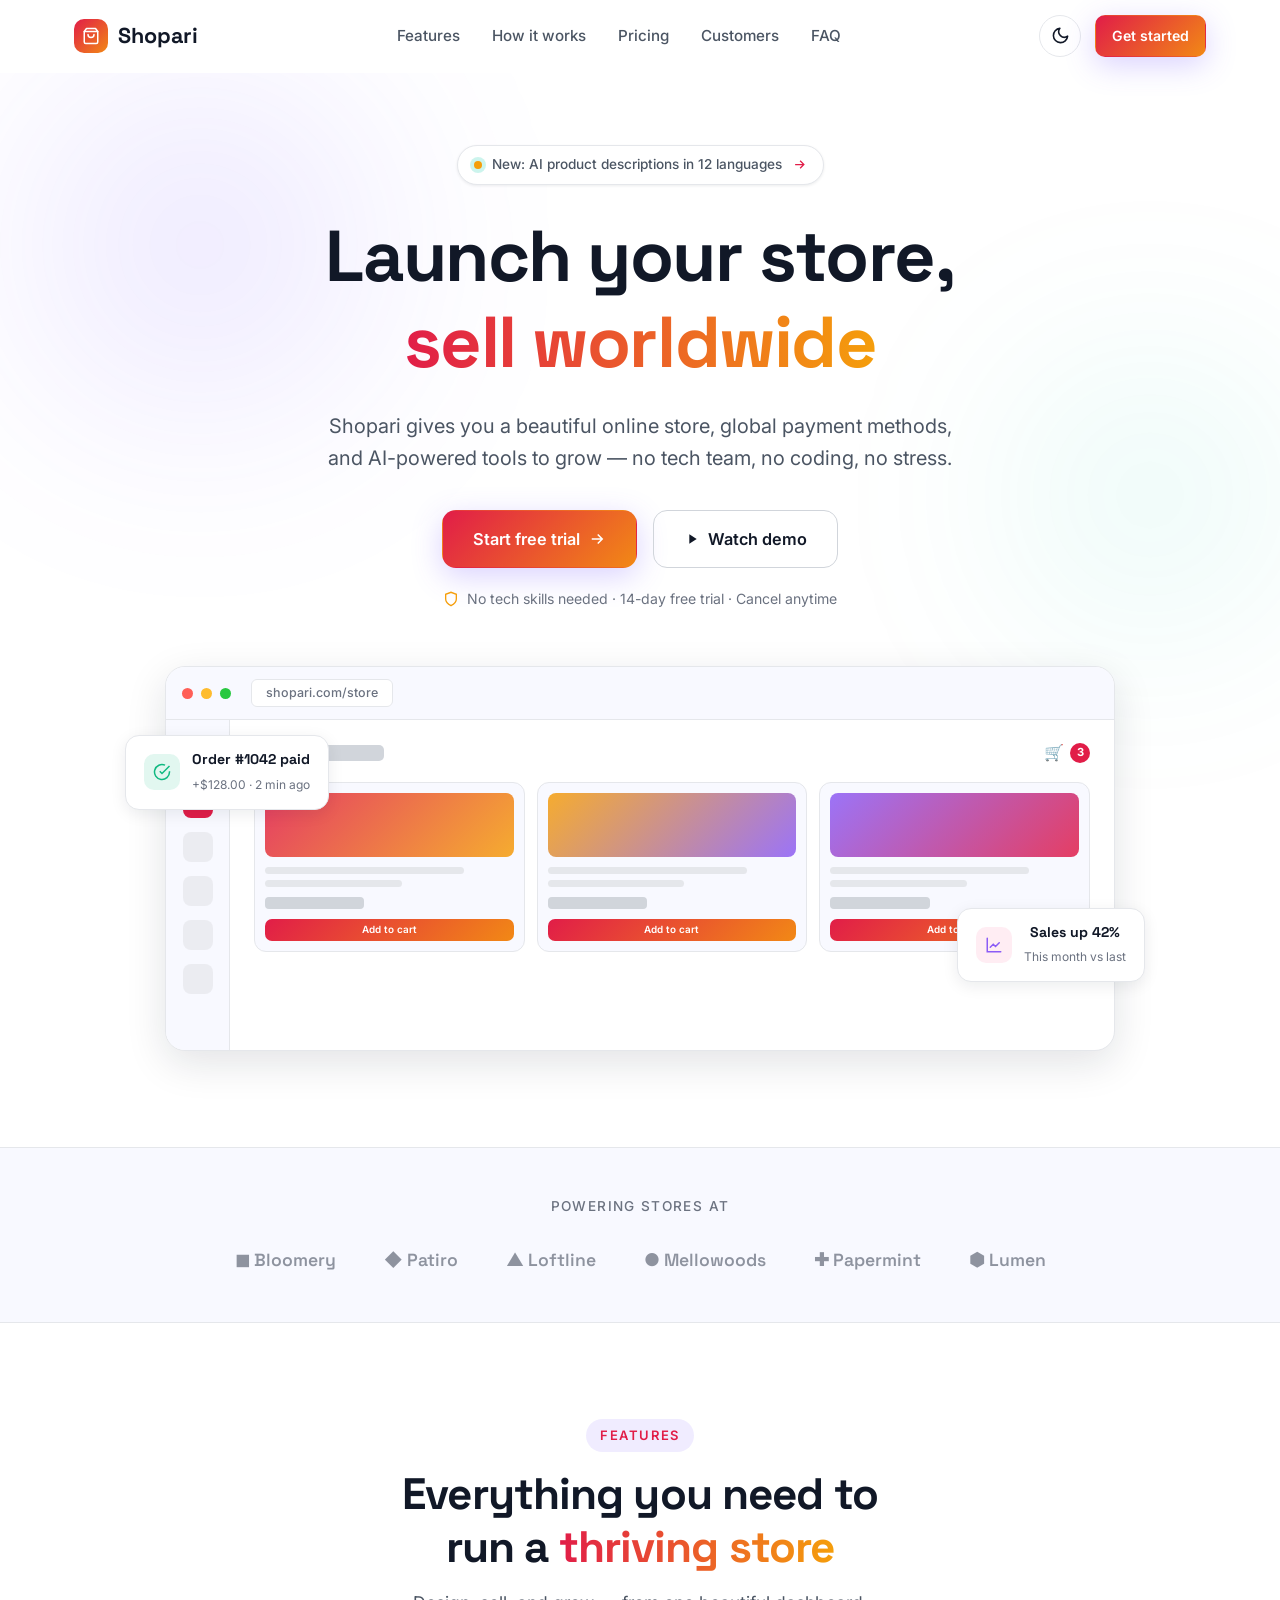
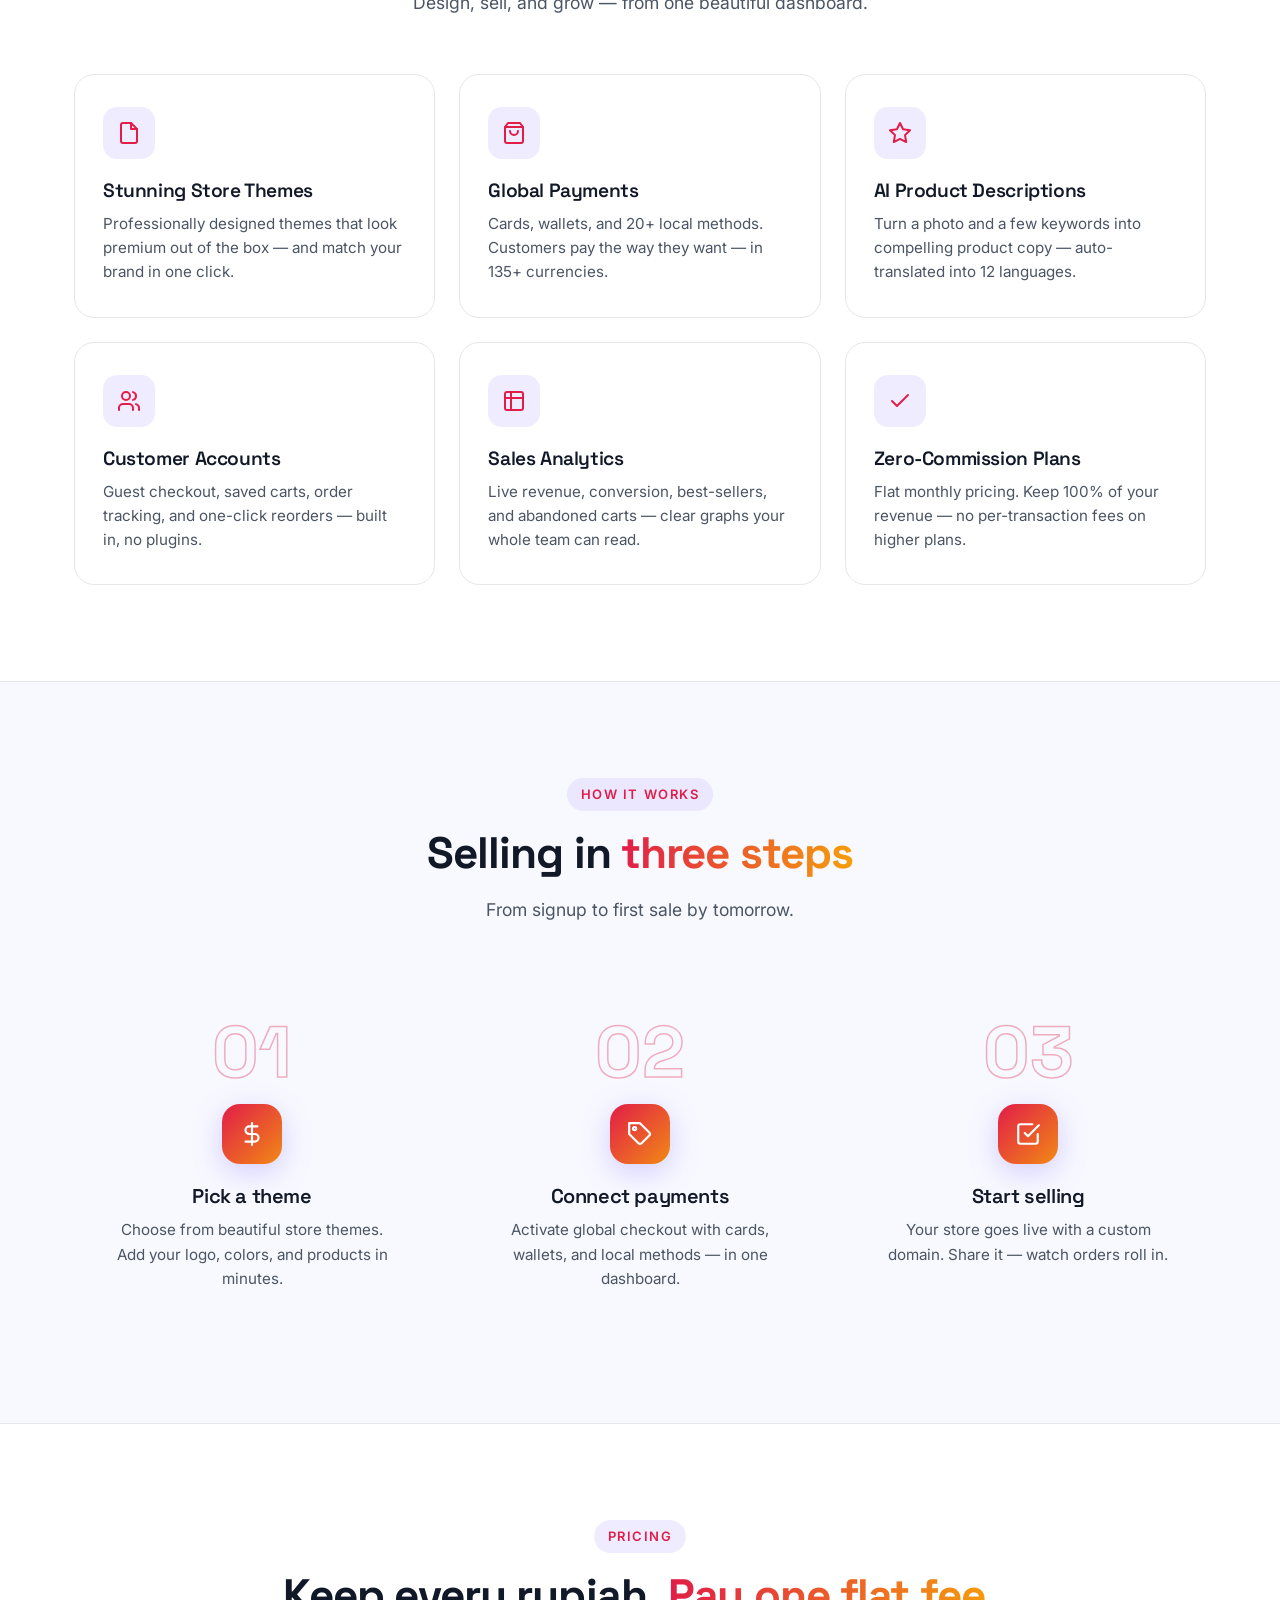
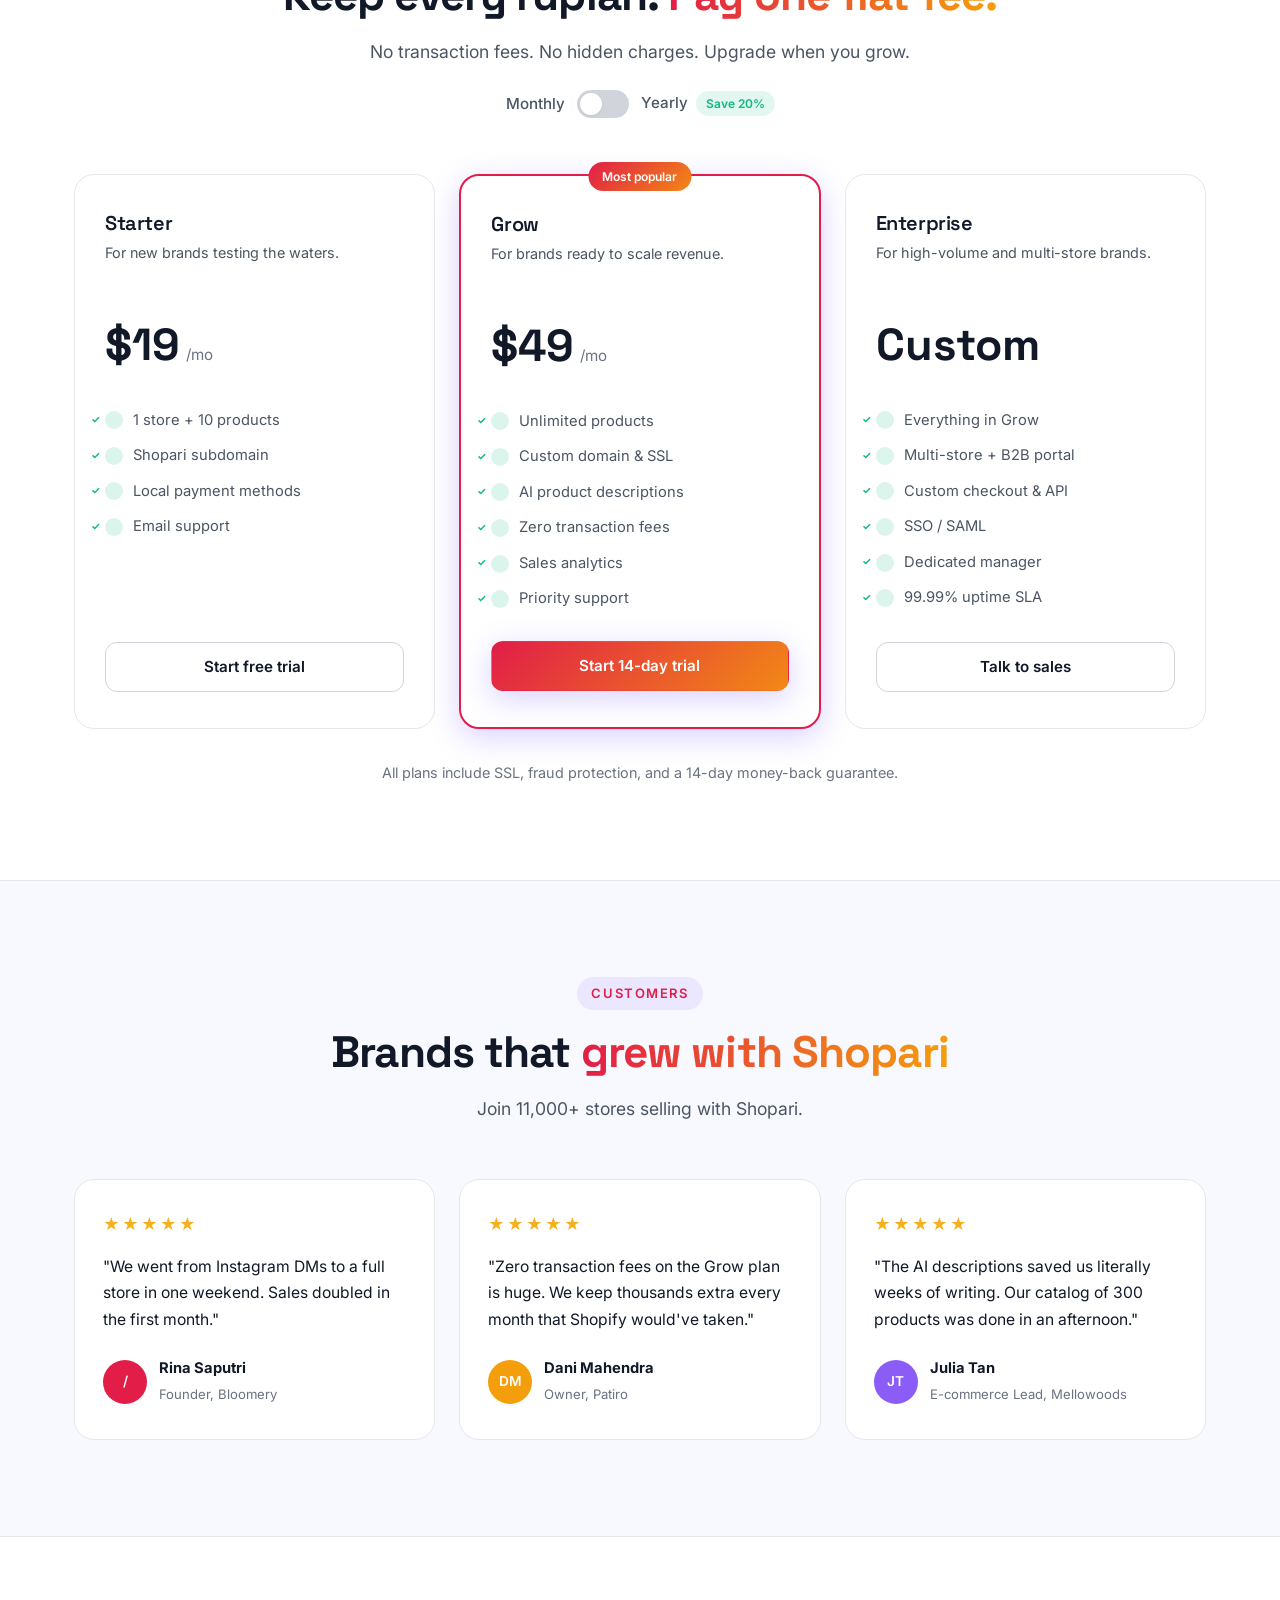
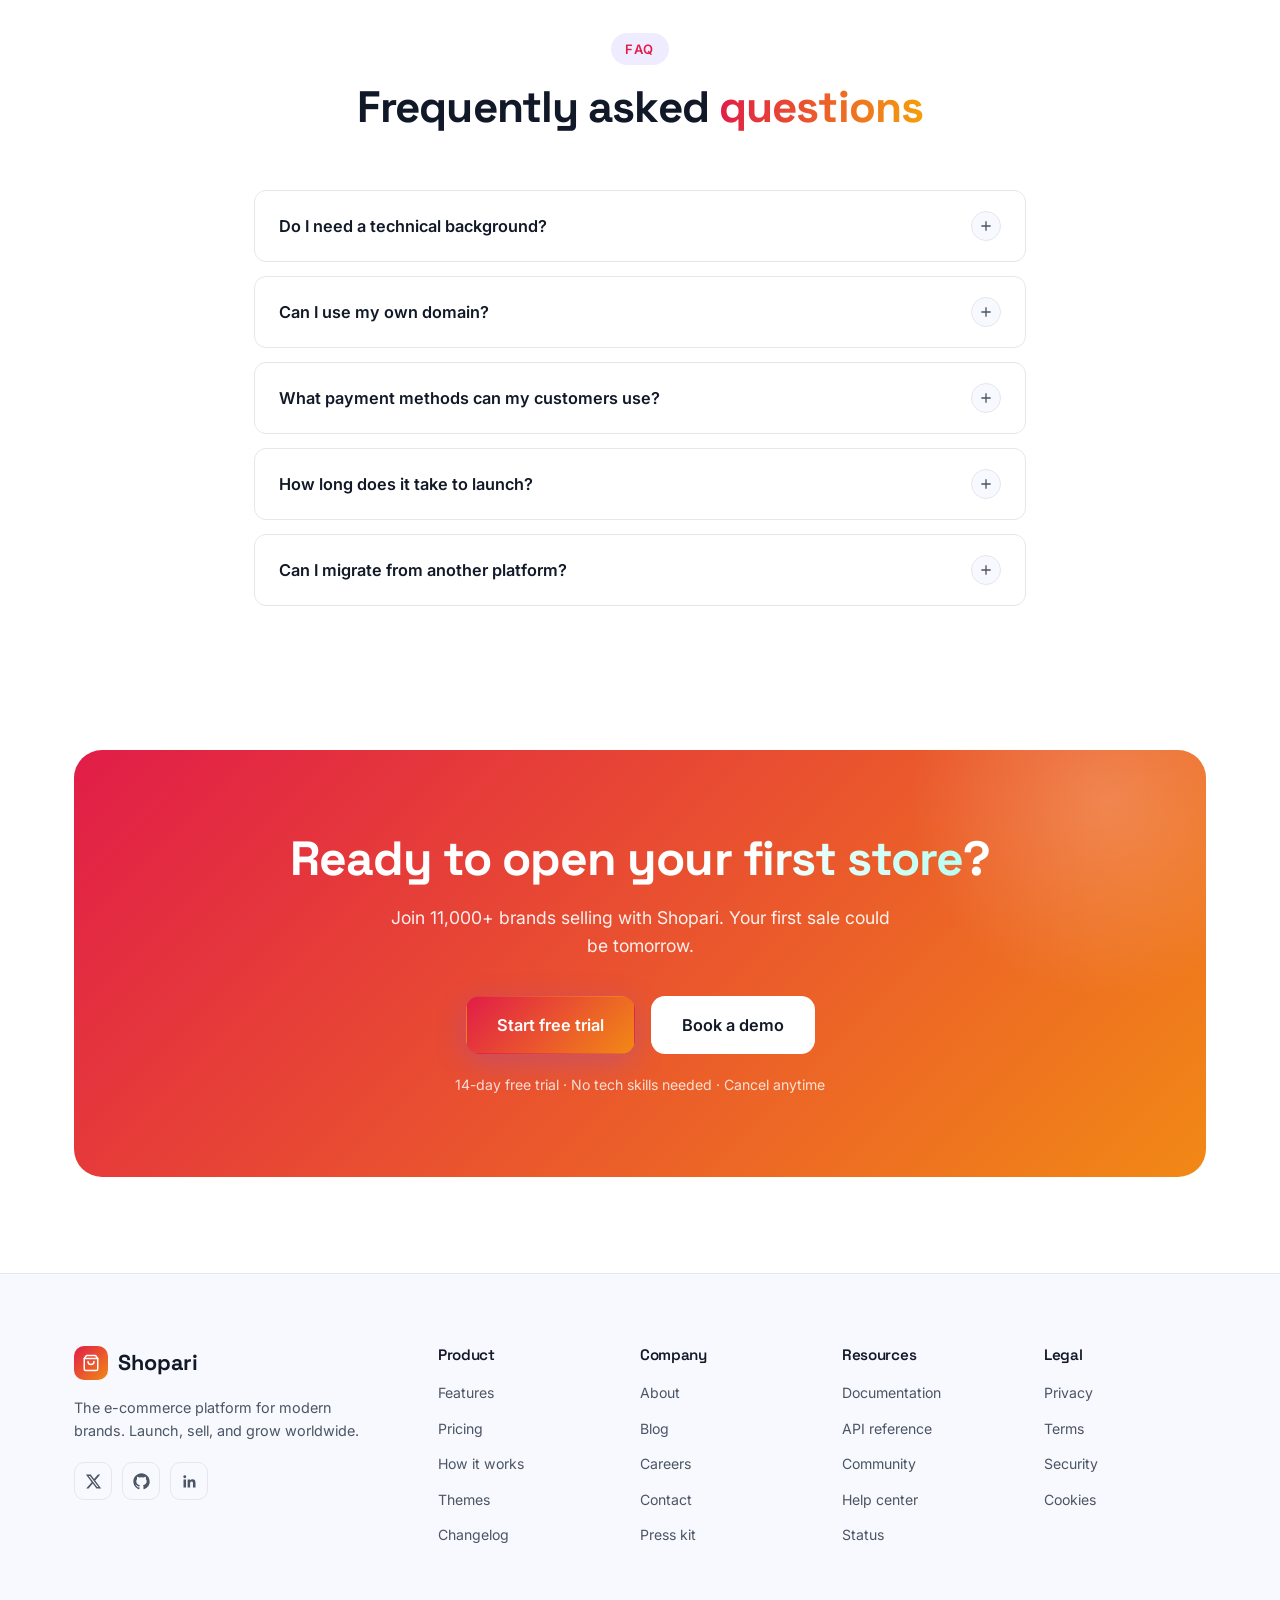
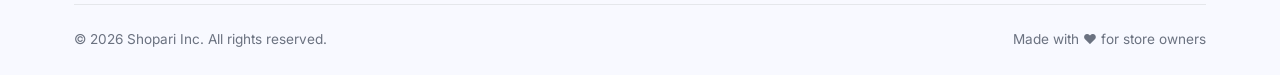
<file: shopari/index.html>
<!DOCTYPE html>
<html lang="en" data-theme="light">
<head>
  <meta charset="UTF-8" />
  <meta name="viewport" content="width=device-width, initial-scale=1.0" />

  <!-- ================================================================
    SHOPARI — E-COMMERCE / ONLINE STORE LANDING PAGE TEMPLATE
    A variant of the premium Abinawa landing template family.
    Pure HTML / CSS / JS — no frameworks, no build tools.
    ================================================================ -->

  <title>Shopari — Sell More with a Modern Online Store</title>
  <meta name="description" content="Shopari is the e-commerce platform for modern brands. Launch a beautiful store, sell worldwide, and grow revenue." />

  <meta property="og:title" content="Shopari — Sell More with a Modern Online Store" />
  <meta property="og:description" content="Launch a beautiful store, sell worldwide, and grow revenue — no tech team needed." />
  <meta property="og:type" content="website" />
  <meta property="og:url" content="https://your-domain.com/" />
  <meta property="og:image" content="assets/images/og-cover.png" />

  <link rel="icon" href="data:image/svg+xml,<svg xmlns='http://www.w3.org/2000/svg' viewBox='0 0 100 100'><text y='.9em' font-size='90'>🛍️</text></svg>" />

  <link rel="preconnect" href="https://fonts.googleapis.com" />
  <link rel="preconnect" href="https://fonts.gstatic.com" crossorigin />
  <link href="https://fonts.googleapis.com/css2?family=Inter:wght@400;500;600;700&family=Space+Grotesk:wght@500;600;700&display=swap" rel="stylesheet" />

  <link rel="stylesheet" href="css/style.css" />
</head>

<body>

  <!-- ================= NAVIGATION ================= -->
  <header class="site-header" id="site-header">
    <nav class="container nav" aria-label="Main navigation">
      <a href="#" class="brand" aria-label="Shopari home">
        <span class="brand-mark" aria-hidden="true">
          <svg viewBox="0 0 24 24" fill="none" stroke="currentColor" stroke-width="2" stroke-linecap="round" stroke-linejoin="round"><path d="M6 2L3 6v14a2 2 0 0 0 2 2h14a2 2 0 0 0 2-2V6l-3-4z"/><path d="M3 6h18"/><path d="M16 10a4 4 0 0 1-8 0"/></svg>
        </span>
        <span class="brand-name">Shopari</span>
      </a>

      <ul class="nav-links" id="nav-links">
        <li><a href="#features" class="nav-link">Features</a></li>
        <li><a href="#how-it-works" class="nav-link">How it works</a></li>
        <li><a href="#pricing" class="nav-link">Pricing</a></li>
        <li><a href="#testimonials" class="nav-link">Customers</a></li>
        <li><a href="#faq" class="nav-link">FAQ</a></li>
      </ul>

      <div class="nav-actions">
        <button class="theme-toggle" id="theme-toggle" aria-label="Toggle dark mode">
          <svg class="icon-sun" viewBox="0 0 24 24" fill="none" stroke="currentColor" stroke-width="2" stroke-linecap="round" stroke-linejoin="round"><circle cx="12" cy="12" r="4"/><path d="M12 2v2m0 16v2M4.93 4.93l1.41 1.41m11.32 11.32l1.41 1.41M2 12h2m16 0h2M6.34 17.66l-1.41 1.41M19.07 4.93l-1.41 1.41"/></svg>
          <svg class="icon-moon" viewBox="0 0 24 24" fill="none" stroke="currentColor" stroke-width="2" stroke-linecap="round" stroke-linejoin="round"><path d="M21 12.79A9 9 0 1 1 11.21 3 7 7 0 0 0 21 12.79z"/></svg>
        </button>
        <a href="#pricing" class="btn btn-primary btn-sm">Get started</a>

        <button class="mobile-menu-btn" id="mobile-menu-btn" aria-label="Open menu" aria-expanded="false">
          <span></span><span></span><span></span>
        </button>
      </div>
    </nav>

    <div class="mobile-menu" id="mobile-menu">
      <ul class="mobile-menu-links">
        <li><a href="#features">Features</a></li>
        <li><a href="#how-it-works">How it works</a></li>
        <li><a href="#pricing">Pricing</a></li>
        <li><a href="#testimonials">Customers</a></li>
        <li><a href="#faq">FAQ</a></li>
      </ul>
      <a href="#pricing" class="btn btn-primary mobile-menu-cta">Start free trial</a>
    </div>
  </header>

  <main>

    <!-- ================= HERO ================= -->
    <section class="hero" id="hero">
      <div class="container hero-inner">
        <div class="hero-glow hero-glow-1" aria-hidden="true"></div>
        <div class="hero-glow hero-glow-2" aria-hidden="true"></div>

        <div class="hero-badge reveal">
          <span class="badge-dot"></span>
          New: AI product descriptions in 12 languages
          <svg viewBox="0 0 24 24" fill="none" stroke="currentColor" stroke-width="2"><path d="M5 12h14M13 6l6 6-6 6"/></svg>
        </div>

        <h1 class="hero-title reveal" delay="1">
          Launch your store,<br />
          <span class="gradient-text">sell worldwide</span>
        </h1>

        <p class="hero-subtitle reveal" delay="2">
          Shopari gives you a beautiful online store, global payment methods,
          and AI-powered tools to grow — no tech team, no coding, no stress.
        </p>

        <div class="hero-cta reveal" delay="3">
          <a href="#pricing" class="btn btn-primary btn-lg">
            Start free trial
            <svg viewBox="0 0 24 24" fill="none" stroke="currentColor" stroke-width="2"><path d="M5 12h14M13 6l6 6-6 6"/></svg>
          </a>
          <a href="#how-it-works" class="btn btn-ghost btn-lg">
            <svg class="play-icon" viewBox="0 0 24 24" fill="currentColor"><path d="M8 5v14l11-7z"/></svg>
            Watch demo
          </a>
        </div>

        <p class="hero-note reveal" delay="4">
          <svg viewBox="0 0 24 24" fill="none" stroke="currentColor" stroke-width="2" stroke-linecap="round"><path d="M12 22s8-4 8-10V5l-8-3-8 3v7c0 6 8 10 8 10z"/></svg>
          No tech skills needed · 14-day free trial · Cancel anytime
        </p>

        <!-- Storefront mockup -->
        <div class="hero-dashboard reveal" delay="5">
          <div class="dashboard-window">
            <div class="window-bar">
              <span class="dot dot-red"></span>
              <span class="dot dot-yellow"></span>
              <span class="dot dot-green"></span>
              <span class="window-title">shopari.com/store</span>
            </div>
            <div class="dashboard-body">
              <aside class="dash-sidebar" aria-hidden="true">
                <div class="dash-logo"></div>
                <div class="dash-menu-item active"></div>
                <div class="dash-menu-item"></div>
                <div class="dash-menu-item"></div>
                <div class="dash-menu-item"></div>
                <div class="dash-menu-item"></div>
              </aside>
              <div class="dash-main store-main">
                <div class="store-header">
                  <div class="store-title"></div>
                  <div class="store-cart">
                    <span>🛒</span><span class="cart-count">3</span>
                  </div>
                </div>
                <div class="store-grid">
                  <div class="product-card">
                    <div class="product-img img-1"></div>
                    <div class="product-line"></div>
                    <div class="product-line short"></div>
                    <div class="product-price"></div>
                    <div class="product-btn">Add to cart</div>
                  </div>
                  <div class="product-card">
                    <div class="product-img img-2"></div>
                    <div class="product-line"></div>
                    <div class="product-line short"></div>
                    <div class="product-price"></div>
                    <div class="product-btn">Add to cart</div>
                  </div>
                  <div class="product-card">
                    <div class="product-img img-3"></div>
                    <div class="product-line"></div>
                    <div class="product-line short"></div>
                    <div class="product-price"></div>
                    <div class="product-btn">Add to cart</div>
                  </div>
                </div>
              </div>
            </div>
          </div>
          <!-- Floating chips -->
          <div class="floating-chip chip-1" aria-hidden="true">
            <span class="chip-icon">
              <svg viewBox="0 0 24 24" fill="none" stroke="currentColor" stroke-width="2"><path d="M22 11.08V12a10 10 0 1 1-5.93-9.14"/><path d="M22 4L12 14.01l-3-3"/></svg>
            </span>
            <div>
              <strong>Order #1042 paid</strong>
              <small>+$128.00 · 2 min ago</small>
            </div>
          </div>
          <div class="floating-chip chip-2" aria-hidden="true">
            <span class="chip-icon pink">
              <svg viewBox="0 0 24 24" fill="none" stroke="currentColor" stroke-width="2" stroke-linecap="round"><path d="M3 3v18h18"/><path d="M7 15l4-4 3 3 5-5"/></svg>
            </span>
            <div>
              <strong>Sales up 42%</strong>
              <small>This month vs last</small>
            </div>
          </div>
        </div>
      </div>
    </section>

    <!-- ================= LOGO STRIP ================= -->
    <section class="logo-strip" aria-label="Trusted by leading brands">
      <div class="container">
        <p class="logo-strip-label">Powering stores at</p>
        <div class="logo-row">
          <span class="logo-item">◼ Bloomery</span>
          <span class="logo-item">◆ Patiro</span>
          <span class="logo-item">▲ Loftline</span>
          <span class="logo-item">● Mellowoods</span>
          <span class="logo-item">✚ Papermint</span>
          <span class="logo-item">⬢ Lumen</span>
        </div>
      </div>
    </section>

    <!-- ================= FEATURES ================= -->
    <section class="section features" id="features">
      <div class="container">
        <div class="section-head reveal">
          <p class="eyebrow">Features</p>
          <h2 class="section-title">Everything you need to<br />run a <span class="gradient-text">thriving store</span></h2>
          <p class="section-sub">Design, sell, and grow — from one beautiful dashboard.</p>
        </div>

        <div class="features-grid">
          <article class="feature-card reveal">
            <div class="feature-icon">
              <svg viewBox="0 0 24 24" fill="none" stroke="currentColor" stroke-width="2" stroke-linecap="round" stroke-linejoin="round"><path d="M14 2H6a2 2 0 0 0-2 2v16a2 2 0 0 0 2 2h12a2 2 0 0 0 2-2V8z"/><path d="M14 2v6h6"/></svg>
            </div>
            <h3>Stunning Store Themes</h3>
            <p>Professionally designed themes that look premium out of the box — and match your brand in one click.</p>
          </article>

          <article class="feature-card reveal">
            <div class="feature-icon">
              <svg viewBox="0 0 24 24" fill="none" stroke="currentColor" stroke-width="2" stroke-linecap="round" stroke-linejoin="round"><path d="M6 2L3 6v14a2 2 0 0 0 2 2h14a2 2 0 0 0 2-2V6l-3-4z"/><path d="M3 6h18"/><path d="M16 10a4 4 0 0 1-8 0"/></svg>
            </div>
            <h3>Global Payments</h3>
            <p>Cards, wallets, and 20+ local methods. Customers pay the way they want — in 135+ currencies.</p>
          </article>

          <article class="feature-card reveal">
            <div class="feature-icon">
              <svg viewBox="0 0 24 24" fill="none" stroke="currentColor" stroke-width="2" stroke-linecap="round" stroke-linejoin="round"><path d="M12 2l3.09 6.26L22 9.27l-5 4.87 1.18 6.88L12 17.77l-6.18 3.25L7 14.14 2 9.27l6.91-1.01L12 2z"/></svg>
            </div>
            <h3>AI Product Descriptions</h3>
            <p>Turn a photo and a few keywords into compelling product copy — auto-translated into 12 languages.</p>
          </article>

          <article class="feature-card reveal">
            <div class="feature-icon">
              <svg viewBox="0 0 24 24" fill="none" stroke="currentColor" stroke-width="2" stroke-linecap="round" stroke-linejoin="round"><path d="M16 21v-2a4 4 0 0 0-4-4H6a4 4 0 0 0-4 4v2"/><circle cx="9" cy="7" r="4"/><path d="M22 21v-2a4 4 0 0 0-3-3.87"/><path d="M16 3.13a4 4 0 0 1 0 7.75"/></svg>
            </div>
            <h3>Customer Accounts</h3>
            <p>Guest checkout, saved carts, order tracking, and one-click reorders — built in, no plugins.</p>
          </article>

          <article class="feature-card reveal">
            <div class="feature-icon">
              <svg viewBox="0 0 24 24" fill="none" stroke="currentColor" stroke-width="2" stroke-linecap="round" stroke-linejoin="round"><rect x="3" y="3" width="18" height="18" rx="2"/><path d="M3 9h18M9 3v18"/></svg>
            </div>
            <h3>Sales Analytics</h3>
            <p>Live revenue, conversion, best-sellers, and abandoned carts — clear graphs your whole team can read.</p>
          </article>

          <article class="feature-card reveal">
            <div class="feature-icon">
              <svg viewBox="0 0 24 24" fill="none" stroke="currentColor" stroke-width="2" stroke-linecap="round" stroke-linejoin="round"><path d="M20 6L9 17l-5-5"/></svg>
            </div>
            <h3>Zero-Commission Plans</h3>
            <p>Flat monthly pricing. Keep 100% of your revenue — no per-transaction fees on higher plans.</p>
          </article>
        </div>
      </div>
    </section>

    <!-- ================= HOW IT WORKS ================= -->
    <section class="section how-it-works" id="how-it-works">
      <div class="container">
        <div class="section-head reveal">
          <p class="eyebrow">How it works</p>
          <h2 class="section-title">Selling in <span class="gradient-text">three steps</span></h2>
          <p class="section-sub">From signup to first sale by tomorrow.</p>
        </div>

        <div class="steps">
          <div class="step reveal">
            <div class="step-number">01</div>
            <div class="step-icon">
              <svg viewBox="0 0 24 24" fill="none" stroke="currentColor" stroke-width="2" stroke-linecap="round" stroke-linejoin="round"><path d="M12 2v20M17 5H9.5a3.5 3.5 0 0 0 0 7h5a3.5 3.5 0 0 1 0 7H6"/></svg>
            </div>
            <h3>Pick a theme</h3>
            <p>Choose from beautiful store themes. Add your logo, colors, and products in minutes.</p>
          </div>

          <div class="step reveal" delay="1">
            <div class="step-number">02</div>
            <div class="step-icon">
              <svg viewBox="0 0 24 24" fill="none" stroke="currentColor" stroke-width="2" stroke-linecap="round" stroke-linejoin="round"><path d="M20.59 13.41l-7.17 7.17a2 2 0 0 1-2.83 0L2 12V2h10l8.59 8.59a2 2 0 0 1 0 2.82z"/><circle cx="7" cy="7" r="1.5"/></svg>
            </div>
            <h3>Connect payments</h3>
            <p>Activate global checkout with cards, wallets, and local methods — in one dashboard.</p>
          </div>

          <div class="step reveal" delay="2">
            <div class="step-number">03</div>
            <div class="step-icon">
              <svg viewBox="0 0 24 24" fill="none" stroke="currentColor" stroke-width="2" stroke-linecap="round" stroke-linejoin="round"><path d="M9 11l3 3L22 4"/><path d="M21 12v7a2 2 0 0 1-2 2H5a2 2 0 0 1-2-2V5a2 2 0 0 1 2-2h11"/></svg>
            </div>
            <h3>Start selling</h3>
            <p>Your store goes live with a custom domain. Share it — watch orders roll in.</p>
          </div>
        </div>
      </div>
    </section>

    <!-- ================= PRICING ================= -->
    <section class="section pricing" id="pricing">
      <div class="container">
        <div class="section-head reveal">
          <p class="eyebrow">Pricing</p>
          <h2 class="section-title">Keep every rupiah. <span class="gradient-text">Pay one flat fee.</span></h2>
          <p class="section-sub">No transaction fees. No hidden charges. Upgrade when you grow.</p>

          <div class="billing-toggle reveal">
            <span class="toggle-label">Monthly</span>
            <label class="switch" aria-label="Toggle yearly billing">
              <input type="checkbox" id="billing-toggle" />
              <span class="slider"></span>
            </label>
            <span class="toggle-label">Yearly <span class="save-badge">Save 20%</span></span>
          </div>
        </div>

        <div class="pricing-grid">
          <article class="pricing-card reveal">
            <h3 class="plan-name">Starter</h3>
            <p class="plan-desc">For new brands testing the waters.</p>
            <div class="price-row">
              <span class="price" data-monthly="19" data-yearly="15">$19</span>
              <span class="price-period">/mo</span>
            </div>
            <ul class="plan-features">
              <li>1 store + 10 products</li>
              <li>Shopari subdomain</li>
              <li>Local payment methods</li>
              <li>Email support</li>
            </ul>
            <a href="#" class="btn btn-outline btn-block">Start free trial</a>
          </article>

          <article class="pricing-card popular reveal" delay="1">
            <span class="popular-badge">Most popular</span>
            <h3 class="plan-name">Grow</h3>
            <p class="plan-desc">For brands ready to scale revenue.</p>
            <div class="price-row">
              <span class="price" data-monthly="49" data-yearly="39">$49</span>
              <span class="price-period">/mo</span>
            </div>
            <ul class="plan-features">
              <li>Unlimited products</li>
              <li>Custom domain &amp; SSL</li>
              <li>AI product descriptions</li>
              <li>Zero transaction fees</li>
              <li>Sales analytics</li>
              <li>Priority support</li>
            </ul>
            <a href="#" class="btn btn-primary btn-block">Start 14-day trial</a>
          </article>

          <article class="pricing-card reveal" delay="2">
            <h3 class="plan-name">Enterprise</h3>
            <p class="plan-desc">For high-volume and multi-store brands.</p>
            <div class="price-row">
              <span class="price" data-monthly="custom" data-yearly="custom">Custom</span>
              <span class="price-period"></span>
            </div>
            <ul class="plan-features">
              <li>Everything in Grow</li>
              <li>Multi-store + B2B portal</li>
              <li>Custom checkout &amp; API</li>
              <li>SSO / SAML</li>
              <li>Dedicated manager</li>
              <li>99.99% uptime SLA</li>
            </ul>
            <a href="#" class="btn btn-outline btn-block">Talk to sales</a>
          </article>
        </div>

        <p class="pricing-note reveal">All plans include SSL, fraud protection, and a 14-day money-back guarantee.</p>
      </div>
    </section>

    <!-- ================= TESTIMONIALS ================= -->
    <section class="section testimonials" id="testimonials">
      <div class="container">
        <div class="section-head reveal">
          <p class="eyebrow">Customers</p>
          <h2 class="section-title">Brands that <span class="gradient-text">grew with Shopari</span></h2>
          <p class="section-sub">Join 11,000+ stores selling with Shopari.</p>
        </div>

        <div class="testimonial-grid">
          <figure class="testimonial-card reveal">
            <div class="stars" aria-label="5 out of 5 stars">★★★★★</div>
            <blockquote>"We went from Instagram DMs to a full store in one weekend. Sales doubled in the first month."</blockquote>
            <figcaption>
              <span class="avatar" style="--avatar-color:#e11d48;">/</span>
              <div>
                <strong>Rina Saputri</strong>
                <small>Founder, Bloomery</small>
              </div>
            </figcaption>
          </figure>

          <figure class="testimonial-card reveal" delay="1">
            <div class="stars" aria-label="5 out of 5 stars">★★★★★</div>
            <blockquote>"Zero transaction fees on the Grow plan is huge. We keep thousands extra every month that Shopify would've taken."</blockquote>
            <figcaption>
              <span class="avatar" style="--avatar-color:#f59e0b;">DM</span>
              <div>
                <strong>Dani Mahendra</strong>
                <small>Owner, Patiro</small>
              </div>
            </figcaption>
          </figure>

          <figure class="testimonial-card reveal" delay="2">
            <div class="stars" aria-label="5 out of 5 stars">★★★★★</div>
            <blockquote>"The AI descriptions saved us literally weeks of writing. Our catalog of 300 products was done in an afternoon."</blockquote>
            <figcaption>
              <span class="avatar" style="--avatar-color:#8b5cf6;">JT</span>
              <div>
                <strong>Julia Tan</strong>
                <small>E-commerce Lead, Mellowoods</small>
              </div>
            </figcaption>
          </figure>
        </div>
      </div>
    </section>

    <!-- ================= FAQ ================= -->
    <section class="section faq" id="faq">
      <div class="container container-sm">
        <div class="section-head reveal">
          <p class="eyebrow">FAQ</p>
          <h2 class="section-title">Frequently asked <span class="gradient-text">questions</span></h2>
        </div>

        <div class="faq-list">
          <details class="faq-item reveal">
            <summary>Do I need a technical background?<span class="faq-icon" aria-hidden="true"><svg viewBox="0 0 24 24" fill="none" stroke="currentColor" stroke-width="2"><path d="M12 5v14M5 12h14"/></svg></span></summary>
            <p>Not at all. If you can post on Instagram, you can run a Shopari store. Everything is drag-and-drop.</p>
          </details>
          <details class="faq-item reveal">
            <summary>Can I use my own domain?<span class="faq-icon" aria-hidden="true"><svg viewBox="0 0 24 24" fill="none" stroke="currentColor" stroke-width="2"><path d="M12 5v14M5 12h14"/></svg></span></summary>
            <p>Yes — on Grow and Enterprise plans you connect your domain with free SSL in about 2 minutes.</p>
          </details>
          <details class="faq-item reveal">
            <summary>What payment methods can my customers use?<span class="faq-icon" aria-hidden="true"><svg viewBox="0 0 24 24" fill="none" stroke="currentColor" stroke-width="2"><path d="M12 5v14M5 12h14"/></svg></span></summary>
            <p>Cards, Google Pay, Apple Pay, bank transfers, e-wallets, and 20+ local methods across 135+ currencies.</p>
          </details>
          <details class="faq-item reveal">
            <summary>How long does it take to launch?<span class="faq-icon" aria-hidden="true"><svg viewBox="0 0 24 24" fill="none" stroke="currentColor" stroke-width="2"><path d="M12 5v14M5 12h14"/></svg></span></summary>
            <p>Most brands launch within a day. Add products, pick a theme, connect payments — you're live.</p>
          </details>
          <details class="faq-item reveal">
            <summary>Can I migrate from another platform?<span class="faq-icon" aria-hidden="true"><svg viewBox="0 0 24 24" fill="none" stroke="currentColor" stroke-width="2"><path d="M12 5v14M5 12h14"/></svg></span></summary>
            <p>Yes. Our free importer moves products, customers, and orders from Shopify, WooCommerce, and CSV files.</p>
          </details>
        </div>
      </div>
    </section>

    <!-- ================= FINAL CTA ================= -->
    <section class="section final-cta" id="cta">
      <div class="container">
        <div class="cta-card reveal">
          <div class="cta-glow" aria-hidden="true"></div>
          <h2 class="cta-title">Ready to open your <span class="gradient-text">first store</span>?</h2>
          <p class="cta-sub">Join 11,000+ brands selling with Shopari. Your first sale could be tomorrow.</p>
          <div class="cta-actions">
            <a href="#pricing" class="btn btn-primary btn-lg">Start free trial</a>
            <a href="#" class="btn btn-white btn-lg">Book a demo</a>
          </div>
          <p class="cta-note">14-day free trial · No tech skills needed · Cancel anytime</p>
        </div>
      </div>
    </section>

  </main>

  <!-- ================= FOOTER ================= -->
  <footer class="site-footer">
    <div class="container">
      <div class="footer-grid">
        <div class="footer-brand">
          <a href="#" class="brand">
            <span class="brand-mark" aria-hidden="true">
              <svg viewBox="0 0 24 24" fill="none" stroke="currentColor" stroke-width="2" stroke-linecap="round" stroke-linejoin="round"><path d="M6 2L3 6v14a2 2 0 0 0 2 2h14a2 2 0 0 0 2-2V6l-3-4z"/><path d="M3 6h18"/><path d="M16 10a4 4 0 0 1-8 0"/></svg>
            </span>
            <span class="brand-name">Shopari</span>
          </a>
          <p>The e-commerce platform for modern brands. Launch, sell, and grow worldwide.</p>
          <div class="social-links">
            <a href="#" aria-label="Twitter/X"><svg viewBox="0 0 24 24" fill="currentColor"><path d="M18.244 2.25h3.308l-7.227 8.26 8.502 11.24H16.17l-5.214-6.817L4.99 21.75H1.68l7.73-8.835L1.254 2.25H8.08l4.713 6.231zm-1.161 17.52h1.833L7.084 4.126H5.117z"/></svg></a>
            <a href="#" aria-label="GitHub"><svg viewBox="0 0 24 24" fill="currentColor"><path d="M12 .5C5.65.5.5 5.65.5 12c0 5.08 3.29 9.39 7.86 10.91.58.11.79-.25.79-.56 0-.27-.01-1.17-.02-2.12-3.2.7-3.87-1.36-3.87-1.36-.52-1.33-1.28-1.68-1.28-1.68-1.04-.71.08-.7.08-.7 1.15.08 1.76 1.18 1.76 1.18 1.03 1.76 2.69 1.25 3.35.96.1-.75.4-1.25.72-1.54-2.55-.29-5.24-1.28-5.24-5.68 0-1.26.45-2.28 1.18-3.09-.12-.29-.51-1.46.11-3.05 0 0 .96-.31 3.15 1.18a10.9 10.9 0 0 1 5.74 0c2.19-1.49 3.15-1.18 3.15-1.18.62 1.59.23 2.76.11 3.05.73.81 1.18 1.83 1.18 3.09 0 4.41-2.69 5.38-5.25 5.66.41.36.78 1.05.78 2.12 0 1.53-.01 2.76-.01 3.14 0 .31.21.68.8.56A10.52 10.52 0 0 0 23.5 12C23.5 5.65 18.35.5 12 .5z"/></svg></a>
            <a href="#" aria-label="LinkedIn"><svg viewBox="0 0 24 24" fill="currentColor"><path d="M20.45 20.45h-3.56v-5.57c0-1.33-.02-3.04-1.85-3.04-1.85 0-2.14 1.45-2.14 2.94v5.67H9.34V9h3.42v1.56h.05c.48-.9 1.64-1.85 3.37-1.85 3.6 0 4.27 2.37 4.27 5.46v6.28zM5.34 7.43a2.06 2.06 0 1 1 0-4.13 2.06 2.06 0 0 1 0 4.13zM7.12 20.45H3.55V9h3.57v11.45z"/></svg></a>
          </div>
        </div>

        <nav class="footer-col" aria-label="Product">
          <h4>Product</h4>
          <ul>
            <li><a href="#features">Features</a></li>
            <li><a href="#pricing">Pricing</a></li>
            <li><a href="#how-it-works">How it works</a></li>
            <li><a href="#">Themes</a></li>
            <li><a href="#">Changelog</a></li>
          </ul>
        </nav>

        <nav class="footer-col" aria-label="Company">
          <h4>Company</h4>
          <ul>
            <li><a href="#">About</a></li>
            <li><a href="#">Blog</a></li>
            <li><a href="#">Careers</a></li>
            <li><a href="#">Contact</a></li>
            <li><a href="#">Press kit</a></li>
          </ul>
        </nav>

        <nav class="footer-col" aria-label="Resources">
          <h4>Resources</h4>
          <ul>
            <li><a href="#">Documentation</a></li>
            <li><a href="#">API reference</a></li>
            <li><a href="#">Community</a></li>
            <li><a href="#">Help center</a></li>
            <li><a href="#">Status</a></li>
          </ul>
        </nav>

        <nav class="footer-col" aria-label="Legal">
          <h4>Legal</h4>
          <ul>
            <li><a href="#">Privacy</a></li>
            <li><a href="#">Terms</a></li>
            <li><a href="#">Security</a></li>
            <li><a href="#">Cookies</a></li>
          </ul>
        </nav>
      </div>

      <div class="footer-bottom">
        <p>© 2026 Shopari Inc. All rights reserved.</p>
        <p>Made with <span aria-hidden="true">♥</span> for store owners</p>
      </div>
    </div>
  </footer>

  <script src="js/main.js"></script>
</body>
</html>
</file>
<file: chatnova/css/style.css>
/* ================================================================
   SAAS / AI LANDING PAGE — STYLESHEET
   -----------------------------------------------------------------
   Structure:
     1. Design tokens (CSS variables) — LIGHT theme
     2. Dark theme overrides
     3. Base / reset
     4. Utilities
     5. Buttons
     6. Navigation
     7. Hero
     8. Logo strip
     9. Sections generic
    10. Features
    11. How it works
    12. Pricing
    13. Testimonials
    14. FAQ
    15. Final CTA
    16. Footer
    17. Scroll reveal animations
    18. Responsive/media queries
   ================================================================ */

/* ============ 1. DESIGN TOKENS — LIGHT THEME ============ */
:root {
  /* Brand */
  --primary: #06b6d4;
  --primary-dark: #0891b2;
  --primary-light: #22d3ee;
  --accent: #8b5cf6;
  --accent-2: #f43f5e;

  /* Gradients */
  --gradient: linear-gradient(135deg, var(--primary) 0%, var(--accent) 120%);
  --gradient-text: linear-gradient(90deg, var(--primary) 0%, var(--accent) 100%);

  /* Backgrounds */
  --bg: #ffffff;
  --bg-soft: #f8f9ff;
  --bg-card: #ffffff;
  --bg-elevated: #ffffff;

  /* Text */
  --text: #111827;
  --text-secondary: #4b5563;
  --text-muted: #6b7280;

  /* Borders */
  --border: #e5e7eb;
  --border-strong: #d1d5db;

  /* States */
  --success: #10b981;
  --warning: #f59e0b;
  --danger: #ef4444;

  /* Shadows */
  --shadow-sm: 0 1px 3px rgba(17, 24, 39, 0.08);
  --shadow-md: 0 4px 16px rgba(17, 24, 39, 0.08);
  --shadow-lg: 0 12px 40px rgba(17, 24, 39, 0.12);
  --shadow-brand: 0 8px 30px rgba(109, 74, 255, 0.25);

  /* Radius */
  --radius-sm: 8px;
  --radius-md: 12px;
  --radius-lg: 20px;
  --radius-xl: 28px;

  /* Layout */
  --container-width: 1180px;
  --header-height: 72px;

  /* Typography */
  --font-body: 'Inter', -apple-system, BlinkMacSystemFont, 'Segoe UI', Roboto, sans-serif;
  --font-display: 'Space Grotesk', 'Inter', -apple-system, sans-serif;

  /* Motion */
  --ease-out: cubic-bezier(0.22, 1, 0.36, 1);
  --transition: all 0.3s var(--ease-out);
}

/* ============ 2. DARK THEME ============ */
[data-theme="dark"] {
  --bg: #0b0d14;
  --bg-soft: #111422;
  --bg-card: #141827;
  --bg-elevated: #1a1f31;

  --text: #f3f4f6;
  --text-secondary: #c3c8d4;
  --text-muted: #8b93a7;

  --border: #262c40;
  --border-strong: #363d55;

  --shadow-sm: 0 1px 3px rgba(0, 0, 0, 0.4);
  --shadow-md: 0 4px 16px rgba(0, 0, 0, 0.4);
  --shadow-lg: 0 12px 40px rgba(0, 0, 0, 0.5);
  --shadow-brand: 0 8px 30px rgba(109, 74, 255, 0.35);
}

/* ============ 3. BASE / RESET ============ */
*,
*::before,
*::after {
  margin: 0;
  padding: 0;
  box-sizing: border-box;
}

html {
  scroll-behavior: smooth;
  scroll-padding-top: var(--header-height);
}

body {
  font-family: var(--font-body);
  font-size: 16px;
  line-height: 1.6;
  color: var(--text);
  background: var(--bg);
  -webkit-font-smoothing: antialiased;
  -moz-osx-font-smoothing: grayscale;
  overflow-x: hidden;
  transition: background-color 0.4s ease, color 0.4s ease;
}

img {
  max-width: 100%;
  display: block;
}

a {
  color: inherit;
  text-decoration: none;
}

ul {
  list-style: none;
}

button {
  font: inherit;
  border: none;
  background: none;
  cursor: pointer;
  color: inherit;
}

h1, h2, h3, h4 {
  font-family: var(--font-display);
  line-height: 1.2;
  letter-spacing: -0.02em;
}

::selection {
  background: var(--primary);
  color: #fff;
}

/* ============ 4. UTILITIES ============ */
.container {
  width: 100%;
  max-width: var(--container-width);
  margin: 0 auto;
  padding: 0 24px;
}

.container-sm {
  max-width: 820px;
}

.section {
  padding: 96px 0;
}

.gradient-text {
  background: var(--gradient-text);
  -webkit-background-clip: text;
  background-clip: text;
  -webkit-text-fill-color: transparent;
  color: transparent;
}

.eyebrow {
  display: inline-block;
  font-size: 13px;
  font-weight: 600;
  letter-spacing: 0.12em;
  text-transform: uppercase;
  color: var(--primary);
  background: rgba(109, 74, 255, 0.1);
  padding: 6px 14px;
  border-radius: 100px;
  margin-bottom: 16px;
}

.section-head {
  text-align: center;
  max-width: 720px;
  margin: 0 auto 56px;
}

.section-title {
  font-size: clamp(1.9rem, 4vw, 2.75rem);
  font-weight: 700;
  margin-bottom: 16px;
}

.section-sub {
  font-size: 1.1rem;
  color: var(--text-secondary);
}

/* ============ 5. BUTTONS ============ */
.btn {
  display: inline-flex;
  align-items: center;
  justify-content: center;
  gap: 8px;
  font-weight: 600;
  font-size: 0.95rem;
  padding: 12px 22px;
  border-radius: 12px;
  transition: var(--transition);
  white-space: nowrap;
  border: 1px solid transparent;
}

.btn svg {
  width: 18px;
  height: 18px;
  transition: transform 0.2s var(--ease-out);
}

.btn:hover svg {
  transform: translateX(3px);
}

.btn-primary {
  background: var(--gradient);
  color: #fff;
  box-shadow: var(--shadow-brand);
}

.btn-primary:hover {
  transform: translateY(-2px);
  box-shadow: 0 12px 40px rgba(109, 74, 255, 0.4);
}

.btn-ghost {
  background: transparent;
  color: var(--text);
  border-color: var(--border-strong);
}

.btn-ghost:hover {
  border-color: var(--primary);
  color: var(--primary);
  background: rgba(109, 74, 255, 0.06);
}

.btn-outline {
  background: transparent;
  color: var(--text);
  border: 1px solid var(--border-strong);
}

.btn-outline:hover {
  border-color: var(--primary);
  color: var(--primary);
}

.btn-white {
  background: #fff;
  color: #111827;
}

.btn-white:hover {
  transform: translateY(-2px);
  box-shadow: 0 12px 30px rgba(0, 0, 0, 0.15);
}

.btn-lg {
  padding: 15px 30px;
  font-size: 1.02rem;
  border-radius: 14px;
}

.btn-sm {
  padding: 9px 16px;
  font-size: 0.88rem;
  border-radius: 10px;
}

.btn-block {
  width: 100%;
}

.play-icon {
  width: 16px !important;
  height: 16px !important;
}

/* ============ 6. NAVIGATION ============ */
.site-header {
  position: sticky;
  top: 0;
  z-index: 100;
  background: rgba(255, 255, 255, 0.8);
  backdrop-filter: blur(14px);
  -webkit-backdrop-filter: blur(14px);
  border-bottom: 1px solid transparent;
  transition: var(--transition);
}

[data-theme="dark"] .site-header {
  background: rgba(11, 13, 20, 0.8);
}

.site-header.scrolled {
  border-bottom: 1px solid var(--border);
  box-shadow: var(--shadow-sm);
}

.nav {
  height: var(--header-height);
  display: flex;
  align-items: center;
  justify-content: space-between;
  gap: 24px;
}

.brand {
  display: inline-flex;
  align-items: center;
  gap: 10px;
  font-family: var(--font-display);
  font-weight: 700;
  font-size: 1.35rem;
}

.brand-mark {
  display: inline-flex;
  align-items: center;
  justify-content: center;
  width: 34px;
  height: 34px;
  border-radius: 10px;
  background: var(--gradient);
  color: #fff;
}

.brand-mark svg {
  width: 18px;
  height: 18px;
}

.nav-links {
  display: flex;
  align-items: center;
  gap: 32px;
}

.nav-link {
  font-size: 0.95rem;
  font-weight: 500;
  color: var(--text-secondary);
  transition: var(--transition);
  position: relative;
}

.nav-link::after {
  content: '';
  position: absolute;
  left: 0;
  bottom: -6px;
  width: 0;
  height: 2px;
  background: var(--gradient);
  transition: width 0.3s var(--ease-out);
}

.nav-link:hover {
  color: var(--text);
}

.nav-link:hover::after {
  width: 100%;
}

.nav-actions {
  display: flex;
  align-items: center;
  gap: 14px;
}

/* Theme toggle */
.theme-toggle {
  width: 42px;
  height: 42px;
  display: inline-flex;
  align-items: center;
  justify-content: center;
  border-radius: 50%;
  border: 1px solid var(--border);
  transition: var(--transition);
}

.theme-toggle:hover {
  border-color: var(--primary);
  background: rgba(109, 74, 255, 0.08);
}

.theme-toggle svg {
  width: 19px;
  height: 19px;
}

[data-theme="light"] .icon-moon { display: block; }
[data-theme="light"] .icon-sun { display: none; }
[data-theme="dark"] .icon-moon { display: none; }
[data-theme="dark"] .icon-sun { display: block; }

/* Mobile hamburger */
.mobile-menu-btn {
  display: none;
  flex-direction: column;
  gap: 5px;
  width: 42px;
  height: 42px;
  align-items: center;
  justify-content: center;
  border-radius: 10px;
  border: 1px solid var(--border);
}

.mobile-menu-btn span {
  width: 20px;
  height: 2px;
  background: var(--text);
  border-radius: 2px;
  transition: var(--transition);
}

.mobile-menu-btn.active span:nth-child(1) {
  transform: translateY(7px) rotate(45deg);
}

.mobile-menu-btn.active span:nth-child(2) {
  opacity: 0;
}

.mobile-menu-btn.active span:nth-child(3) {
  transform: translateY(-7px) rotate(-45deg);
}

/* Mobile menu panel */
.mobile-menu {
  position: fixed;
  inset: var(--header-height) 0 auto 0;
  background: var(--bg);
  border-bottom: 1px solid var(--border);
  box-shadow: var(--shadow-lg);
  padding: 24px;
  display: none;
  flex-direction: column;
  gap: 18px;
  animation: slideDown 0.3s var(--ease-out);
}

.mobile-menu.open {
  display: flex;
}

.mobile-menu-links {
  display: flex;
  flex-direction: column;
  gap: 4px;
}

.mobile-menu-links a {
  padding: 12px 8px;
  font-size: 1.05rem;
  font-weight: 500;
  border-radius: 10px;
  transition: var(--transition);
}

.mobile-menu-links a:hover {
  background: var(--bg-soft);
  color: var(--primary);
}

.mobile-menu-cta {
  text-align: center;
}

@keyframes slideDown {
  from { opacity: 0; transform: translateY(-10px); }
  to { opacity: 1; transform: translateY(0); }
}

/* ============ 7. HERO ============ */
.hero {
  position: relative;
  padding: 72px 0 96px;
  text-align: center;
  overflow: hidden;
}

.hero-glow {
  position: absolute;
  border-radius: 50%;
  filter: blur(100px);
  opacity: 0.5;
  pointer-events: none;
}

.hero-glow-1 {
  width: 500px;
  height: 500px;
  background: radial-gradient(circle, rgba(109, 74, 255, 0.35), transparent 70%);
  top: -150px;
  left: -100px;
}

.hero-glow-2 {
  width: 400px;
  height: 400px;
  background: radial-gradient(circle, rgba(0, 201, 167, 0.25), transparent 70%);
  top: 150px;
  right: -120px;
}

.hero-inner {
  position: relative;
  z-index: 1;
}

.hero-badge {
  display: inline-flex;
  align-items: center;
  gap: 10px;
  font-size: 0.85rem;
  font-weight: 500;
  color: var(--text-secondary);
  background: var(--bg-card);
  border: 1px solid var(--border);
  border-radius: 100px;
  padding: 8px 16px;
  margin-bottom: 28px;
  box-shadow: var(--shadow-sm);
}

.hero-badge svg {
  width: 15px;
  height: 15px;
  color: var(--primary);
}

.badge-dot {
  width: 8px;
  height: 8px;
  border-radius: 50%;
  background: var(--accent);
  box-shadow: 0 0 0 4px rgba(0, 201, 167, 0.2);
  animation: pulse 2s infinite;
}

@keyframes pulse {
  0%, 100% { box-shadow: 0 0 0 4px rgba(0, 201, 167, 0.2); }
  50% { box-shadow: 0 0 0 8px rgba(0, 201, 167, 0.05); }
}

.hero-title {
  font-size: clamp(2.6rem, 7vw, 4.5rem);
  font-weight: 700;
  max-width: 840px;
  margin: 0 auto 24px;
}

.hero-subtitle {
  font-size: clamp(1.05rem, 2.5vw, 1.25rem);
  color: var(--text-secondary);
  max-width: 640px;
  margin: 0 auto 36px;
}

.hero-cta {
  display: flex;
  align-items: center;
  justify-content: center;
  gap: 16px;
  flex-wrap: wrap;
  margin-bottom: 20px;
}

.hero-note {
  display: inline-flex;
  align-items: center;
  gap: 8px;
  font-size: 0.88rem;
  color: var(--text-muted);
  margin-bottom: 56px;
}

.hero-note svg {
  width: 16px;
  height: 16px;
  color: var(--accent);
}

/* Dashboard mockup */
.hero-dashboard {
  position: relative;
  max-width: 950px;
  margin: 0 auto;
}

.dashboard-window {
  background: var(--bg-card);
  border: 1px solid var(--border);
  border-radius: var(--radius-lg);
  box-shadow: var(--shadow-lg);
  overflow: hidden;
  text-align: left;
}

.window-bar {
  display: flex;
  align-items: center;
  gap: 8px;
  padding: 12px 16px;
  background: var(--bg-soft);
  border-bottom: 1px solid var(--border);
}

.dot {
  width: 11px;
  height: 11px;
  border-radius: 50%;
}

.dot-red { background: #ff5f57; }
.dot-yellow { background: #febc2e; }
.dot-green { background: #28c840; }

.window-title {
  margin-left: 12px;
  font-size: 0.78rem;
  font-weight: 500;
  color: var(--text-muted);
  background: var(--bg-elevated);
  border: 1px solid var(--border);
  padding: 3px 14px;
  border-radius: 6px;
}

.dashboard-body {
  display: grid;
  grid-template-columns: 64px 1fr;
  min-height: 330px;
}

.dash-sidebar {
  background: var(--bg-soft);
  border-right: 1px solid var(--border);
  padding: 16px 10px;
  display: flex;
  flex-direction: column;
  align-items: center;
  gap: 14px;
}

.dash-logo {
  width: 28px;
  height: 28px;
  border-radius: 8px;
  background: var(--gradient);
  margin-bottom: 10px;
}

.dash-menu-item {
  width: 30px;
  height: 30px;
  border-radius: 8px;
  background: var(--border);
  opacity: 0.7;
}

.dash-menu-item.active {
  background: var(--primary);
  opacity: 1;
}

.dash-main {
  padding: 20px 24px;
}

.dash-top {
  display: flex;
  align-items: center;
  gap: 14px;
  margin-bottom: 20px;
}

.dash-title {
  width: 130px;
  height: 14px;
  border-radius: 4px;
  background: var(--border);
}

.dash-search {
  flex: 1;
  max-width: 200px;
  height: 28px;
  border-radius: 8px;
  background: var(--bg-soft);
  border: 1px solid var(--border);
  margin-left: auto;
}

.dash-avatar {
  width: 30px;
  height: 30px;
  border-radius: 50%;
  background: var(--gradient);
}

.dash-stats {
  display: grid;
  grid-template-columns: repeat(3, 1fr);
  gap: 12px;
  margin-bottom: 18px;
}

.stat-card {
  background: var(--bg-soft);
  border: 1px solid var(--border);
  border-radius: 12px;
  padding: 14px;
}

.stat-label {
  width: 60%;
  height: 8px;
  border-radius: 4px;
  background: var(--border);
  margin-bottom: 10px;
}

.stat-value {
  width: 45%;
  height: 16px;
  border-radius: 5px;
  background: var(--border-strong);
  margin-bottom: 10px;
}

.stat-trend {
  width: 30%;
  height: 8px;
  border-radius: 4px;
  background: rgba(239, 68, 68, 0.3);
}

.stat-trend.up {
  background: rgba(16, 185, 129, 0.4);
}

.dash-chart {
  background: var(--bg-soft);
  border: 1px solid var(--border);
  border-radius: 12px;
  padding: 14px 14px 0;
}

.dash-chart svg {
  width: 100%;
  height: 110px;
}

.chart-line {
  stroke: var(--primary);
  stroke-width: 3;
  stroke-linecap: round;
}

/* Floating chips */
.floating-chip {
  position: absolute;
  display: flex;
  align-items: center;
  gap: 12px;
  background: var(--bg-card);
  border: 1px solid var(--border);
  border-radius: 14px;
  padding: 12px 18px;
  box-shadow: var(--shadow-md);
  animation: float 5s ease-in-out infinite;
  z-index: 2;
}

.floating-chip strong {
  display: block;
  font-size: 0.88rem;
  font-family: var(--font-display);
}

.floating-chip small {
  font-size: 0.75rem;
  color: var(--text-muted);
}

.chip-icon {
  display: inline-flex;
  align-items: center;
  justify-content: center;
  width: 36px;
  height: 36px;
  border-radius: 10px;
  background: rgba(16, 185, 129, 0.12);
  color: var(--success);
}

.chip-icon svg {
  width: 18px;
  height: 18px;
}

.chip-icon.pink {
  background: rgba(255, 107, 157, 0.12);
  color: var(--accent-2);
}

.chip-1 {
  top: 18%;
  left: -40px;
  animation-delay: 0s;
}

.chip-2 {
  bottom: 18%;
  right: -30px;
  animation-delay: 2s;
}

@keyframes float {
  0%, 100% { transform: translateY(0); }
  50% { transform: translateY(-10px); }
}

/* ============ 8. LOGO STRIP ============ */
.logo-strip {
  padding: 48px 0;
  border-top: 1px solid var(--border);
  border-bottom: 1px solid var(--border);
  background: var(--bg-soft);
}

.logo-strip-label {
  text-align: center;
  font-size: 0.85rem;
  font-weight: 500;
  text-transform: uppercase;
  letter-spacing: 0.1em;
  color: var(--text-muted);
  margin-bottom: 28px;
}

.logo-row {
  display: flex;
  align-items: center;
  justify-content: center;
  flex-wrap: wrap;
  gap: 48px;
}

.logo-item {
  font-family: var(--font-display);
  font-size: 1.1rem;
  font-weight: 600;
  color: var(--text-muted);
  opacity: 0.75;
  transition: var(--transition);
}

.logo-item:hover {
  opacity: 1;
  color: var(--text);
}

/* ============ 9-10. FEATURES ============ */
.features {
  background: var(--bg);
}

.features-grid {
  display: grid;
  grid-template-columns: repeat(3, 1fr);
  gap: 24px;
}

.feature-card {
  background: var(--bg-card);
  border: 1px solid var(--border);
  border-radius: var(--radius-lg);
  padding: 32px 28px;
  transition: var(--transition);
  position: relative;
  overflow: hidden;
}

.feature-card::before {
  content: '';
  position: absolute;
  top: 0;
  left: 0;
  right: 0;
  height: 3px;
  background: var(--gradient);
  transform: scaleX(0);
  transform-origin: left;
  transition: transform 0.4s var(--ease-out);
}

.feature-card:hover {
  transform: translateY(-6px);
  box-shadow: var(--shadow-md);
  border-color: var(--border-strong);
}

.feature-card:hover::before {
  transform: scaleX(1);
}

.feature-icon {
  display: inline-flex;
  align-items: center;
  justify-content: center;
  width: 52px;
  height: 52px;
  border-radius: 14px;
  background: rgba(109, 74, 255, 0.1);
  color: var(--primary);
  margin-bottom: 20px;
}

.feature-icon svg {
  width: 24px;
  height: 24px;
}

.feature-card h3 {
  font-size: 1.2rem;
  font-weight: 600;
  margin-bottom: 10px;
}

.feature-card p {
  font-size: 0.95rem;
  color: var(--text-secondary);
}

/* ============ 11. HOW IT WORKS ============ */
.how-it-works {
  background: var(--bg-soft);
  border-top: 1px solid var(--border);
  border-bottom: 1px solid var(--border);
}

.steps {
  display: grid;
  grid-template-columns: repeat(3, 1fr);
  gap: 32px;
  counter-reset: step;
}

.step {
  text-align: center;
  padding: 36px 24px;
  position: relative;
}

.step-number {
  font-family: var(--font-display);
  font-size: 4.5rem;
  font-weight: 700;
  line-height: 1;
  color: transparent;
  -webkit-text-stroke: 1.5px var(--primary);
  opacity: 0.35;
  margin-bottom: 16px;
}

.step-icon {
  display: inline-flex;
  align-items: center;
  justify-content: center;
  width: 60px;
  height: 60px;
  border-radius: 18px;
  background: var(--gradient);
  color: #fff;
  margin-bottom: 20px;
  box-shadow: var(--shadow-brand);
}

.step-icon svg {
  width: 26px;
  height: 26px;
}

.step h3 {
  font-size: 1.25rem;
  font-weight: 600;
  margin-bottom: 10px;
}

.step p {
  font-size: 0.95rem;
  color: var(--text-secondary);
  max-width: 280px;
  margin: 0 auto;
}

/* ============ 12. PRICING ============ */
.pricing {
  background: var(--bg);
}

.billing-toggle {
  display: flex;
  align-items: center;
  justify-content: center;
  gap: 12px;
  margin-top: 24px;
}

.toggle-label {
  font-size: 0.95rem;
  font-weight: 500;
  color: var(--text-secondary);
}

.save-badge {
  display: inline-block;
  background: rgba(16, 185, 129, 0.12);
  color: var(--success);
  font-size: 0.75rem;
  font-weight: 600;
  padding: 3px 10px;
  border-radius: 100px;
  margin-left: 4px;
}

.switch {
  position: relative;
  display: inline-block;
  width: 52px;
  height: 28px;
}

.switch input {
  opacity: 0;
  width: 0;
  height: 0;
}

.slider {
  position: absolute;
  inset: 0;
  background: var(--border-strong);
  border-radius: 100px;
  cursor: pointer;
  transition: var(--transition);
}

.slider::before {
  content: '';
  position: absolute;
  width: 22px;
  height: 22px;
  border-radius: 50%;
  background: #fff;
  left: 3px;
  top: 3px;
  transition: var(--transition);
  box-shadow: var(--shadow-sm);
}

.switch input:checked + .slider {
  background: var(--gradient);
}

.switch input:checked + .slider::before {
  transform: translateX(24px);
}

.pricing-grid {
  display: grid;
  grid-template-columns: repeat(3, 1fr);
  gap: 24px;
  align-items: stretch;
}

.pricing-card {
  background: var(--bg-card);
  border: 1px solid var(--border);
  border-radius: var(--radius-lg);
  padding: 36px 30px;
  display: flex;
  flex-direction: column;
  transition: var(--transition);
  position: relative;
}

.pricing-card:hover {
  transform: translateY(-6px);
  box-shadow: var(--shadow-md);
}

.pricing-card.popular {
  border: 2px solid var(--primary);
  box-shadow: var(--shadow-brand);
  transform: scale(1.03);
}

.pricing-card.popular:hover {
  transform: scale(1.03) translateY(-6px);
}

.popular-badge {
  position: absolute;
  top: -14px;
  left: 50%;
  transform: translateX(-50%);
  background: var(--gradient);
  color: #fff;
  font-size: 0.75rem;
  font-weight: 600;
  padding: 5px 14px;
  border-radius: 100px;
  white-space: nowrap;
}

.plan-name {
  font-size: 1.25rem;
  font-weight: 600;
  margin-bottom: 6px;
}

.plan-desc {
  font-size: 0.9rem;
  color: var(--text-secondary);
  margin-bottom: 24px;
  min-height: 44px;
}

.price-row {
  display: flex;
  align-items: baseline;
  gap: 6px;
  margin-bottom: 28px;
}

.price {
  font-family: var(--font-display);
  font-size: 2.8rem;
  font-weight: 700;
}

.price-period {
  font-size: 0.95rem;
  color: var(--text-muted);
}

.plan-features {
  display: flex;
  flex-direction: column;
  gap: 12px;
  margin-bottom: 30px;
  flex: 1;
}

.plan-features li {
  display: flex;
  align-items: center;
  gap: 10px;
  font-size: 0.92rem;
  color: var(--text-secondary);
}

.plan-features li::before {
  content: '';
  flex-shrink: 0;
  width: 18px;
  height: 18px;
  border-radius: 50%;
  background: rgba(16, 185, 129, 0.15);
  position: relative;
}

.plan-features li::after {
  content: '✓';
  position: absolute;
  margin-left: -14px;
  font-size: 0.65rem;
  color: var(--success);
  font-weight: 700;
}

.pricing-note {
  text-align: center;
  font-size: 0.9rem;
  color: var(--text-muted);
  margin-top: 32px;
}

/* ============ 13. TESTIMONIALS ============ */
.testimonials {
  background: var(--bg-soft);
  border-top: 1px solid var(--border);
  border-bottom: 1px solid var(--border);
}

.testimonial-grid {
  display: grid;
  grid-template-columns: repeat(3, 1fr);
  gap: 24px;
}

.testimonial-card {
  background: var(--bg-card);
  border: 1px solid var(--border);
  border-radius: var(--radius-lg);
  padding: 32px 28px;
  transition: var(--transition);
}

.testimonial-card:hover {
  transform: translateY(-4px);
  box-shadow: var(--shadow-md);
}

.stars {
  color: #f6b01e;
  font-size: 1rem;
  letter-spacing: 2px;
  margin-bottom: 16px;
}

.testimonial-card blockquote {
  font-size: 0.98rem;
  color: var(--text);
  line-height: 1.7;
  margin-bottom: 24px;
}

.testimonial-card figcaption {
  display: flex;
  align-items: center;
  gap: 12px;
}

.avatar {
  display: inline-flex;
  align-items: center;
  justify-content: center;
  width: 44px;
  height: 44px;
  border-radius: 50%;
  background: var(--avatar-color, var(--primary));
  color: #fff;
  font-weight: 600;
  font-size: 0.85rem;
  flex-shrink: 0;
}

.testimonial-card figcaption strong {
  display: block;
  font-size: 0.92rem;
}

.testimonial-card figcaption small {
  font-size: 0.82rem;
  color: var(--text-muted);
}

/* ============ 14. FAQ ============ */
.faq {
  background: var(--bg);
}

.faq-list {
  display: flex;
  flex-direction: column;
  gap: 14px;
}

.faq-item {
  border: 1px solid var(--border);
  border-radius: var(--radius-md);
  background: var(--bg-card);
  overflow: hidden;
  transition: var(--transition);
}

.faq-item:hover {
  border-color: var(--border-strong);
}

.faq-item summary {
  display: flex;
  align-items: center;
  justify-content: space-between;
  gap: 16px;
  list-style: none;
  cursor: pointer;
  font-weight: 600;
  font-size: 1.02rem;
  padding: 20px 24px;
  user-select: none;
}

.faq-item summary::-webkit-details-marker {
  display: none;
}

.faq-icon {
  display: inline-flex;
  align-items: center;
  justify-content: center;
  width: 30px;
  height: 30px;
  border-radius: 50%;
  background: var(--bg-soft);
  border: 1px solid var(--border);
  color: var(--text-secondary);
  flex-shrink: 0;
  transition: var(--transition);
}

.faq-icon svg {
  width: 16px;
  height: 16px;
}

.faq-item[open] .faq-icon {
  transform: rotate(45deg);
  background: var(--primary);
  border-color: var(--primary);
  color: #fff;
}

.faq-item p {
  padding: 0 24px 20px;
  color: var(--text-secondary);
  font-size: 0.95rem;
  line-height: 1.7;
}

/* ============ 15. FINAL CTA ============ */
.final-cta {
  padding-top: 48px;
}

.cta-card {
  position: relative;
  text-align: center;
  background: var(--gradient);
  border-radius: var(--radius-xl);
  padding: 80px 40px;
  color: #fff;
  overflow: hidden;
}

.cta-glow {
  position: absolute;
  width: 400px;
  height: 400px;
  border-radius: 50%;
  background: radial-gradient(circle, rgba(255, 255, 255, 0.2), transparent 70%);
  top: -150px;
  right: -100px;
  pointer-events: none;
}

.cta-title {
  position: relative;
  z-index: 1;
  font-size: clamp(2rem, 4.5vw, 3rem);
  font-weight: 700;
  margin-bottom: 16px;
}

.cta-title .gradient-text {
  background: linear-gradient(90deg, #ffffff, #b8fff2);
  -webkit-background-clip: text;
  background-clip: text;
  -webkit-text-fill-color: transparent;
}

.cta-sub {
  position: relative;
  z-index: 1;
  max-width: 520px;
  margin: 0 auto 36px;
  font-size: 1.1rem;
  opacity: 0.92;
}

.cta-actions {
  position: relative;
  z-index: 1;
  display: flex;
  align-items: center;
  justify-content: center;
  gap: 16px;
  flex-wrap: wrap;
  margin-bottom: 20px;
}

.cta-note {
  position: relative;
  z-index: 1;
  font-size: 0.88rem;
  opacity: 0.8;
}

/* ============ 16. FOOTER ============ */
.site-footer {
  background: var(--bg-soft);
  border-top: 1px solid var(--border);
  padding: 72px 0 0;
}

.footer-grid {
  display: grid;
  grid-template-columns: 2fr 1fr 1fr 1fr 1fr;
  gap: 40px;
  margin-bottom: 56px;
}

.footer-brand .brand {
  margin-bottom: 16px;
}

.footer-brand p {
  font-size: 0.9rem;
  color: var(--text-secondary);
  max-width: 300px;
  margin-bottom: 20px;
}

.social-links {
  display: flex;
  gap: 10px;
}

.social-links a {
  display: inline-flex;
  align-items: center;
  justify-content: center;
  width: 38px;
  height: 38px;
  border-radius: 10px;
  border: 1px solid var(--border);
  color: var(--text-secondary);
  transition: var(--transition);
}

.social-links a:hover {
  border-color: var(--primary);
  color: var(--primary);
  background: rgba(109, 74, 255, 0.08);
  transform: translateY(-2px);
}

.social-links svg {
  width: 17px;
  height: 17px;
}

.footer-col h4 {
  font-size: 0.95rem;
  font-weight: 600;
  margin-bottom: 16px;
}

.footer-col ul {
  display: flex;
  flex-direction: column;
  gap: 10px;
}

.footer-col a {
  font-size: 0.88rem;
  color: var(--text-secondary);
  transition: var(--transition);
}

.footer-col a:hover {
  color: var(--primary);
}

.footer-bottom {
  border-top: 1px solid var(--border);
  padding: 24px 0;
  display: flex;
  align-items: center;
  justify-content: space-between;
  flex-wrap: wrap;
  gap: 12px;
}

.footer-bottom p {
  font-size: 0.85rem;
  color: var(--text-muted);
}

/* ============ 17. SCROLL REVEAL ============ */
.reveal {
  opacity: 0;
  transform: translateY(28px);
  transition: opacity 0.7s var(--ease-out), transform 0.7s var(--ease-out);
  transition-delay: calc(var(--delay, 0) * 80ms);
}

.reveal.visible {
  opacity: 1;
  transform: translateY(0);
}

/* ============ 18. RESPONSIVE ============ */

@media (max-width: 1024px) {
  .footer-grid {
    grid-template-columns: 2fr 1fr 1fr;
    gap: 32px;
  }

  .chip-1 { left: -10px; }
  .chip-2 { right: -10px; }
}

@media (max-width: 900px) {
  .nav-links {
    display: none;
  }

  .mobile-menu-btn {
    display: flex;
  }

  .nav-actions .btn-sm {
    display: none;
  }

  .hero {
    padding: 48px 0 72px;
  }

  .features-grid {
    grid-template-columns: repeat(2, 1fr);
  }

  .steps {
    grid-template-columns: 1fr;
    gap: 8px;
  }

  .pricing-grid {
    grid-template-columns: 1fr;
    max-width: 480px;
    margin: 0 auto;
  }

  .pricing-card.popular {
    transform: none;
  }

  .pricing-card.popular:hover {
    transform: translateY(-6px);
  }

  .testimonial-grid {
    grid-template-columns: 1fr;
    max-width: 480px;
    margin: 0 auto;
  }

  .dashboard-body {
    grid-template-columns: 1fr;
    min-height: 280px;
  }

  .dash-sidebar {
    display: none;
  }

  .dash-stats {
    grid-template-columns: repeat(3, 1fr);
  }

  .floating-chip {
    position: static;
    margin: 12px auto;
    max-width: 280px;
  }

  .chip-1, .chip-2 {
    left: auto;
    right: auto;
  }
}

@media (max-width: 640px) {
  .section {
    padding: 64px 0;
  }

  .features-grid {
    grid-template-columns: 1fr;
  }

  .dash-stats {
    grid-template-columns: 1fr;
  }

  .footer-grid {
    grid-template-columns: 1fr 1fr;
  }

  .footer-bottom {
    flex-direction: column;
    text-align: center;
  }

  .hero-badge {
    font-size: 0.78rem;
    padding: 7px 12px;
  }

  .logo-row {
    gap: 24px;
  }

  .logo-item {
    font-size: 0.95rem;
  }

  .cta-card {
    padding: 56px 24px;
  }
}

@media (max-width: 420px) {
  .footer-grid {
    grid-template-columns: 1fr;
    gap: 28px;
  }

  .nav .brand-name {
    font-size: 1.1rem;
  }

  .theme-toggle {
    width: 38px;
    height: 38px;
  }
}

/* ============ ACCESSIBILITY / REDUCED MOTION ============ */
@media (prefers-reduced-motion: reduce) {
  *,
  *::before,
  *::after {
    animation-duration: 0.01ms !important;
    animation-iteration-count: 1 !important;
    transition-duration: 0.01ms !important;
    scroll-behavior: auto !important;
  }

  .reveal {
    opacity: 1;
    transform: none;
  }
}
/* ============ CHATNOVA — CHAT WIDGET MOCKUP ============ */
.chat-main {
  display: flex;
  flex-direction: column;
  gap: 14px;
  justify-content: flex-end;
  min-height: 300px;
  padding-bottom: 16px;
}

.chat-msg {
  display: flex;
  align-items: flex-end;
  gap: 10px;
  max-width: 82%;
}

.chat-msg.bot {
  align-self: flex-start;
}

.chat-msg.user {
  align-self: flex-end;
  flex-direction: row-reverse;
}

.chat-avatar {
  display: inline-flex;
  align-items: center;
  justify-content: center;
  width: 30px;
  height: 30px;
  border-radius: 50%;
  background: var(--gradient);
  color: #fff;
  font-size: 0.8rem;
  font-weight: 700;
  flex-shrink: 0;
}

.chat-msg p {
  font-size: 0.85rem;
  line-height: 1.5;
  padding: 10px 14px;
  border-radius: 16px;
  margin: 0;
}

.chat-msg.bot p {
  background: var(--bg-soft);
  border: 1px solid var(--border);
  border-bottom-left-radius: 4px;
  color: var(--text);
}

.chat-msg.user p {
  background: var(--gradient);
  border-bottom-right-radius: 4px;
  color: #fff;
}

.chat-input {
  display: flex;
  align-items: center;
  justify-content: space-between;
  background: var(--bg-soft);
  border: 1px solid var(--border);
  border-radius: 14px;
  padding: 12px 16px;
  margin-top: 4px;
}

.chat-input-placeholder {
  font-size: 0.85rem;
  color: var(--text-muted);
}

.chat-send {
  display: inline-flex;
  align-items: center;
  justify-content: center;
  width: 30px;
  height: 30px;
  border-radius: 50%;
  background: var(--gradient);
  color: #fff;
  font-size: 0.9rem;
}
</file>
<file: finstack/css/style.css>
/* ================================================================
   SAAS / AI LANDING PAGE — STYLESHEET
   -----------------------------------------------------------------
   Structure:
     1. Design tokens (CSS variables) — LIGHT theme
     2. Dark theme overrides
     3. Base / reset
     4. Utilities
     5. Buttons
     6. Navigation
     7. Hero
     8. Logo strip
     9. Sections generic
    10. Features
    11. How it works
    12. Pricing
    13. Testimonials
    14. FAQ
    15. Final CTA
    16. Footer
    17. Scroll reveal animations
    18. Responsive/media queries
   ================================================================ */

/* ============ 1. DESIGN TOKENS — LIGHT THEME ============ */
:root {
  /* Brand */
  --primary: #2563eb;
  --primary-dark: #1d4ed8;
  --primary-light: #3b82f6;
  --accent: #10b981;
  --accent-2: #f59e0b;

  /* Gradients */
  --gradient: linear-gradient(135deg, var(--primary) 0%, var(--accent) 120%);
  --gradient-text: linear-gradient(90deg, var(--primary) 0%, var(--accent) 100%);

  /* Backgrounds */
  --bg: #ffffff;
  --bg-soft: #f8f9ff;
  --bg-card: #ffffff;
  --bg-elevated: #ffffff;

  /* Text */
  --text: #111827;
  --text-secondary: #4b5563;
  --text-muted: #6b7280;

  /* Borders */
  --border: #e5e7eb;
  --border-strong: #d1d5db;

  /* States */
  --success: #10b981;
  --warning: #f59e0b;
  --danger: #ef4444;

  /* Shadows */
  --shadow-sm: 0 1px 3px rgba(17, 24, 39, 0.08);
  --shadow-md: 0 4px 16px rgba(17, 24, 39, 0.08);
  --shadow-lg: 0 12px 40px rgba(17, 24, 39, 0.12);
  --shadow-brand: 0 8px 30px rgba(109, 74, 255, 0.25);

  /* Radius */
  --radius-sm: 8px;
  --radius-md: 12px;
  --radius-lg: 20px;
  --radius-xl: 28px;

  /* Layout */
  --container-width: 1180px;
  --header-height: 72px;

  /* Typography */
  --font-body: 'Inter', -apple-system, BlinkMacSystemFont, 'Segoe UI', Roboto, sans-serif;
  --font-display: 'Space Grotesk', 'Inter', -apple-system, sans-serif;

  /* Motion */
  --ease-out: cubic-bezier(0.22, 1, 0.36, 1);
  --transition: all 0.3s var(--ease-out);
}

/* ============ 2. DARK THEME ============ */
[data-theme="dark"] {
  --bg: #0b0d14;
  --bg-soft: #111422;
  --bg-card: #141827;
  --bg-elevated: #1a1f31;

  --text: #f3f4f6;
  --text-secondary: #c3c8d4;
  --text-muted: #8b93a7;

  --border: #262c40;
  --border-strong: #363d55;

  --shadow-sm: 0 1px 3px rgba(0, 0, 0, 0.4);
  --shadow-md: 0 4px 16px rgba(0, 0, 0, 0.4);
  --shadow-lg: 0 12px 40px rgba(0, 0, 0, 0.5);
  --shadow-brand: 0 8px 30px rgba(109, 74, 255, 0.35);
}

/* ============ 3. BASE / RESET ============ */
*,
*::before,
*::after {
  margin: 0;
  padding: 0;
  box-sizing: border-box;
}

html {
  scroll-behavior: smooth;
  scroll-padding-top: var(--header-height);
}

body {
  font-family: var(--font-body);
  font-size: 16px;
  line-height: 1.6;
  color: var(--text);
  background: var(--bg);
  -webkit-font-smoothing: antialiased;
  -moz-osx-font-smoothing: grayscale;
  overflow-x: hidden;
  transition: background-color 0.4s ease, color 0.4s ease;
}

img {
  max-width: 100%;
  display: block;
}

a {
  color: inherit;
  text-decoration: none;
}

ul {
  list-style: none;
}

button {
  font: inherit;
  border: none;
  background: none;
  cursor: pointer;
  color: inherit;
}

h1, h2, h3, h4 {
  font-family: var(--font-display);
  line-height: 1.2;
  letter-spacing: -0.02em;
}

::selection {
  background: var(--primary);
  color: #fff;
}

/* ============ 4. UTILITIES ============ */
.container {
  width: 100%;
  max-width: var(--container-width);
  margin: 0 auto;
  padding: 0 24px;
}

.container-sm {
  max-width: 820px;
}

.section {
  padding: 96px 0;
}

.gradient-text {
  background: var(--gradient-text);
  -webkit-background-clip: text;
  background-clip: text;
  -webkit-text-fill-color: transparent;
  color: transparent;
}

.eyebrow {
  display: inline-block;
  font-size: 13px;
  font-weight: 600;
  letter-spacing: 0.12em;
  text-transform: uppercase;
  color: var(--primary);
  background: rgba(109, 74, 255, 0.1);
  padding: 6px 14px;
  border-radius: 100px;
  margin-bottom: 16px;
}

.section-head {
  text-align: center;
  max-width: 720px;
  margin: 0 auto 56px;
}

.section-title {
  font-size: clamp(1.9rem, 4vw, 2.75rem);
  font-weight: 700;
  margin-bottom: 16px;
}

.section-sub {
  font-size: 1.1rem;
  color: var(--text-secondary);
}

/* ============ 5. BUTTONS ============ */
.btn {
  display: inline-flex;
  align-items: center;
  justify-content: center;
  gap: 8px;
  font-weight: 600;
  font-size: 0.95rem;
  padding: 12px 22px;
  border-radius: 12px;
  transition: var(--transition);
  white-space: nowrap;
  border: 1px solid transparent;
}

.btn svg {
  width: 18px;
  height: 18px;
  transition: transform 0.2s var(--ease-out);
}

.btn:hover svg {
  transform: translateX(3px);
}

.btn-primary {
  background: var(--gradient);
  color: #fff;
  box-shadow: var(--shadow-brand);
}

.btn-primary:hover {
  transform: translateY(-2px);
  box-shadow: 0 12px 40px rgba(109, 74, 255, 0.4);
}

.btn-ghost {
  background: transparent;
  color: var(--text);
  border-color: var(--border-strong);
}

.btn-ghost:hover {
  border-color: var(--primary);
  color: var(--primary);
  background: rgba(109, 74, 255, 0.06);
}

.btn-outline {
  background: transparent;
  color: var(--text);
  border: 1px solid var(--border-strong);
}

.btn-outline:hover {
  border-color: var(--primary);
  color: var(--primary);
}

.btn-white {
  background: #fff;
  color: #111827;
}

.btn-white:hover {
  transform: translateY(-2px);
  box-shadow: 0 12px 30px rgba(0, 0, 0, 0.15);
}

.btn-lg {
  padding: 15px 30px;
  font-size: 1.02rem;
  border-radius: 14px;
}

.btn-sm {
  padding: 9px 16px;
  font-size: 0.88rem;
  border-radius: 10px;
}

.btn-block {
  width: 100%;
}

.play-icon {
  width: 16px !important;
  height: 16px !important;
}

/* ============ 6. NAVIGATION ============ */
.site-header {
  position: sticky;
  top: 0;
  z-index: 100;
  background: rgba(255, 255, 255, 0.8);
  backdrop-filter: blur(14px);
  -webkit-backdrop-filter: blur(14px);
  border-bottom: 1px solid transparent;
  transition: var(--transition);
}

[data-theme="dark"] .site-header {
  background: rgba(11, 13, 20, 0.8);
}

.site-header.scrolled {
  border-bottom: 1px solid var(--border);
  box-shadow: var(--shadow-sm);
}

.nav {
  height: var(--header-height);
  display: flex;
  align-items: center;
  justify-content: space-between;
  gap: 24px;
}

.brand {
  display: inline-flex;
  align-items: center;
  gap: 10px;
  font-family: var(--font-display);
  font-weight: 700;
  font-size: 1.35rem;
}

.brand-mark {
  display: inline-flex;
  align-items: center;
  justify-content: center;
  width: 34px;
  height: 34px;
  border-radius: 10px;
  background: var(--gradient);
  color: #fff;
}

.brand-mark svg {
  width: 18px;
  height: 18px;
}

.nav-links {
  display: flex;
  align-items: center;
  gap: 32px;
}

.nav-link {
  font-size: 0.95rem;
  font-weight: 500;
  color: var(--text-secondary);
  transition: var(--transition);
  position: relative;
}

.nav-link::after {
  content: '';
  position: absolute;
  left: 0;
  bottom: -6px;
  width: 0;
  height: 2px;
  background: var(--gradient);
  transition: width 0.3s var(--ease-out);
}

.nav-link:hover {
  color: var(--text);
}

.nav-link:hover::after {
  width: 100%;
}

.nav-actions {
  display: flex;
  align-items: center;
  gap: 14px;
}

/* Theme toggle */
.theme-toggle {
  width: 42px;
  height: 42px;
  display: inline-flex;
  align-items: center;
  justify-content: center;
  border-radius: 50%;
  border: 1px solid var(--border);
  transition: var(--transition);
}

.theme-toggle:hover {
  border-color: var(--primary);
  background: rgba(109, 74, 255, 0.08);
}

.theme-toggle svg {
  width: 19px;
  height: 19px;
}

[data-theme="light"] .icon-moon { display: block; }
[data-theme="light"] .icon-sun { display: none; }
[data-theme="dark"] .icon-moon { display: none; }
[data-theme="dark"] .icon-sun { display: block; }

/* Mobile hamburger */
.mobile-menu-btn {
  display: none;
  flex-direction: column;
  gap: 5px;
  width: 42px;
  height: 42px;
  align-items: center;
  justify-content: center;
  border-radius: 10px;
  border: 1px solid var(--border);
}

.mobile-menu-btn span {
  width: 20px;
  height: 2px;
  background: var(--text);
  border-radius: 2px;
  transition: var(--transition);
}

.mobile-menu-btn.active span:nth-child(1) {
  transform: translateY(7px) rotate(45deg);
}

.mobile-menu-btn.active span:nth-child(2) {
  opacity: 0;
}

.mobile-menu-btn.active span:nth-child(3) {
  transform: translateY(-7px) rotate(-45deg);
}

/* Mobile menu panel */
.mobile-menu {
  position: fixed;
  inset: var(--header-height) 0 auto 0;
  background: var(--bg);
  border-bottom: 1px solid var(--border);
  box-shadow: var(--shadow-lg);
  padding: 24px;
  display: none;
  flex-direction: column;
  gap: 18px;
  animation: slideDown 0.3s var(--ease-out);
}

.mobile-menu.open {
  display: flex;
}

.mobile-menu-links {
  display: flex;
  flex-direction: column;
  gap: 4px;
}

.mobile-menu-links a {
  padding: 12px 8px;
  font-size: 1.05rem;
  font-weight: 500;
  border-radius: 10px;
  transition: var(--transition);
}

.mobile-menu-links a:hover {
  background: var(--bg-soft);
  color: var(--primary);
}

.mobile-menu-cta {
  text-align: center;
}

@keyframes slideDown {
  from { opacity: 0; transform: translateY(-10px); }
  to { opacity: 1; transform: translateY(0); }
}

/* ============ 7. HERO ============ */
.hero {
  position: relative;
  padding: 72px 0 96px;
  text-align: center;
  overflow: hidden;
}

.hero-glow {
  position: absolute;
  border-radius: 50%;
  filter: blur(100px);
  opacity: 0.5;
  pointer-events: none;
}

.hero-glow-1 {
  width: 500px;
  height: 500px;
  background: radial-gradient(circle, rgba(109, 74, 255, 0.35), transparent 70%);
  top: -150px;
  left: -100px;
}

.hero-glow-2 {
  width: 400px;
  height: 400px;
  background: radial-gradient(circle, rgba(0, 201, 167, 0.25), transparent 70%);
  top: 150px;
  right: -120px;
}

.hero-inner {
  position: relative;
  z-index: 1;
}

.hero-badge {
  display: inline-flex;
  align-items: center;
  gap: 10px;
  font-size: 0.85rem;
  font-weight: 500;
  color: var(--text-secondary);
  background: var(--bg-card);
  border: 1px solid var(--border);
  border-radius: 100px;
  padding: 8px 16px;
  margin-bottom: 28px;
  box-shadow: var(--shadow-sm);
}

.hero-badge svg {
  width: 15px;
  height: 15px;
  color: var(--primary);
}

.badge-dot {
  width: 8px;
  height: 8px;
  border-radius: 50%;
  background: var(--accent);
  box-shadow: 0 0 0 4px rgba(0, 201, 167, 0.2);
  animation: pulse 2s infinite;
}

@keyframes pulse {
  0%, 100% { box-shadow: 0 0 0 4px rgba(0, 201, 167, 0.2); }
  50% { box-shadow: 0 0 0 8px rgba(0, 201, 167, 0.05); }
}

.hero-title {
  font-size: clamp(2.6rem, 7vw, 4.5rem);
  font-weight: 700;
  max-width: 840px;
  margin: 0 auto 24px;
}

.hero-subtitle {
  font-size: clamp(1.05rem, 2.5vw, 1.25rem);
  color: var(--text-secondary);
  max-width: 640px;
  margin: 0 auto 36px;
}

.hero-cta {
  display: flex;
  align-items: center;
  justify-content: center;
  gap: 16px;
  flex-wrap: wrap;
  margin-bottom: 20px;
}

.hero-note {
  display: inline-flex;
  align-items: center;
  gap: 8px;
  font-size: 0.88rem;
  color: var(--text-muted);
  margin-bottom: 56px;
}

.hero-note svg {
  width: 16px;
  height: 16px;
  color: var(--accent);
}

/* Dashboard mockup */
.hero-dashboard {
  position: relative;
  max-width: 950px;
  margin: 0 auto;
}

.dashboard-window {
  background: var(--bg-card);
  border: 1px solid var(--border);
  border-radius: var(--radius-lg);
  box-shadow: var(--shadow-lg);
  overflow: hidden;
  text-align: left;
}

.window-bar {
  display: flex;
  align-items: center;
  gap: 8px;
  padding: 12px 16px;
  background: var(--bg-soft);
  border-bottom: 1px solid var(--border);
}

.dot {
  width: 11px;
  height: 11px;
  border-radius: 50%;
}

.dot-red { background: #ff5f57; }
.dot-yellow { background: #febc2e; }
.dot-green { background: #28c840; }

.window-title {
  margin-left: 12px;
  font-size: 0.78rem;
  font-weight: 500;
  color: var(--text-muted);
  background: var(--bg-elevated);
  border: 1px solid var(--border);
  padding: 3px 14px;
  border-radius: 6px;
}

.dashboard-body {
  display: grid;
  grid-template-columns: 64px 1fr;
  min-height: 330px;
}

.dash-sidebar {
  background: var(--bg-soft);
  border-right: 1px solid var(--border);
  padding: 16px 10px;
  display: flex;
  flex-direction: column;
  align-items: center;
  gap: 14px;
}

.dash-logo {
  width: 28px;
  height: 28px;
  border-radius: 8px;
  background: var(--gradient);
  margin-bottom: 10px;
}

.dash-menu-item {
  width: 30px;
  height: 30px;
  border-radius: 8px;
  background: var(--border);
  opacity: 0.7;
}

.dash-menu-item.active {
  background: var(--primary);
  opacity: 1;
}

.dash-main {
  padding: 20px 24px;
}

.dash-top {
  display: flex;
  align-items: center;
  gap: 14px;
  margin-bottom: 20px;
}

.dash-title {
  width: 130px;
  height: 14px;
  border-radius: 4px;
  background: var(--border);
}

.dash-search {
  flex: 1;
  max-width: 200px;
  height: 28px;
  border-radius: 8px;
  background: var(--bg-soft);
  border: 1px solid var(--border);
  margin-left: auto;
}

.dash-avatar {
  width: 30px;
  height: 30px;
  border-radius: 50%;
  background: var(--gradient);
}

.dash-stats {
  display: grid;
  grid-template-columns: repeat(3, 1fr);
  gap: 12px;
  margin-bottom: 18px;
}

.stat-card {
  background: var(--bg-soft);
  border: 1px solid var(--border);
  border-radius: 12px;
  padding: 14px;
}

.stat-label {
  width: 60%;
  height: 8px;
  border-radius: 4px;
  background: var(--border);
  margin-bottom: 10px;
}

.stat-value {
  width: 45%;
  height: 16px;
  border-radius: 5px;
  background: var(--border-strong);
  margin-bottom: 10px;
}

.stat-trend {
  width: 30%;
  height: 8px;
  border-radius: 4px;
  background: rgba(239, 68, 68, 0.3);
}

.stat-trend.up {
  background: rgba(16, 185, 129, 0.4);
}

.dash-chart {
  background: var(--bg-soft);
  border: 1px solid var(--border);
  border-radius: 12px;
  padding: 14px 14px 0;
}

.dash-chart svg {
  width: 100%;
  height: 110px;
}

.chart-line {
  stroke: var(--primary);
  stroke-width: 3;
  stroke-linecap: round;
}

/* Floating chips */
.floating-chip {
  position: absolute;
  display: flex;
  align-items: center;
  gap: 12px;
  background: var(--bg-card);
  border: 1px solid var(--border);
  border-radius: 14px;
  padding: 12px 18px;
  box-shadow: var(--shadow-md);
  animation: float 5s ease-in-out infinite;
  z-index: 2;
}

.floating-chip strong {
  display: block;
  font-size: 0.88rem;
  font-family: var(--font-display);
}

.floating-chip small {
  font-size: 0.75rem;
  color: var(--text-muted);
}

.chip-icon {
  display: inline-flex;
  align-items: center;
  justify-content: center;
  width: 36px;
  height: 36px;
  border-radius: 10px;
  background: rgba(16, 185, 129, 0.12);
  color: var(--success);
}

.chip-icon svg {
  width: 18px;
  height: 18px;
}

.chip-icon.pink {
  background: rgba(255, 107, 157, 0.12);
  color: var(--accent-2);
}

.chip-1 {
  top: 18%;
  left: -40px;
  animation-delay: 0s;
}

.chip-2 {
  bottom: 18%;
  right: -30px;
  animation-delay: 2s;
}

@keyframes float {
  0%, 100% { transform: translateY(0); }
  50% { transform: translateY(-10px); }
}

/* ============ 8. LOGO STRIP ============ */
.logo-strip {
  padding: 48px 0;
  border-top: 1px solid var(--border);
  border-bottom: 1px solid var(--border);
  background: var(--bg-soft);
}

.logo-strip-label {
  text-align: center;
  font-size: 0.85rem;
  font-weight: 500;
  text-transform: uppercase;
  letter-spacing: 0.1em;
  color: var(--text-muted);
  margin-bottom: 28px;
}

.logo-row {
  display: flex;
  align-items: center;
  justify-content: center;
  flex-wrap: wrap;
  gap: 48px;
}

.logo-item {
  font-family: var(--font-display);
  font-size: 1.1rem;
  font-weight: 600;
  color: var(--text-muted);
  opacity: 0.75;
  transition: var(--transition);
}

.logo-item:hover {
  opacity: 1;
  color: var(--text);
}

/* ============ 9-10. FEATURES ============ */
.features {
  background: var(--bg);
}

.features-grid {
  display: grid;
  grid-template-columns: repeat(3, 1fr);
  gap: 24px;
}

.feature-card {
  background: var(--bg-card);
  border: 1px solid var(--border);
  border-radius: var(--radius-lg);
  padding: 32px 28px;
  transition: var(--transition);
  position: relative;
  overflow: hidden;
}

.feature-card::before {
  content: '';
  position: absolute;
  top: 0;
  left: 0;
  right: 0;
  height: 3px;
  background: var(--gradient);
  transform: scaleX(0);
  transform-origin: left;
  transition: transform 0.4s var(--ease-out);
}

.feature-card:hover {
  transform: translateY(-6px);
  box-shadow: var(--shadow-md);
  border-color: var(--border-strong);
}

.feature-card:hover::before {
  transform: scaleX(1);
}

.feature-icon {
  display: inline-flex;
  align-items: center;
  justify-content: center;
  width: 52px;
  height: 52px;
  border-radius: 14px;
  background: rgba(109, 74, 255, 0.1);
  color: var(--primary);
  margin-bottom: 20px;
}

.feature-icon svg {
  width: 24px;
  height: 24px;
}

.feature-card h3 {
  font-size: 1.2rem;
  font-weight: 600;
  margin-bottom: 10px;
}

.feature-card p {
  font-size: 0.95rem;
  color: var(--text-secondary);
}

/* ============ 11. HOW IT WORKS ============ */
.how-it-works {
  background: var(--bg-soft);
  border-top: 1px solid var(--border);
  border-bottom: 1px solid var(--border);
}

.steps {
  display: grid;
  grid-template-columns: repeat(3, 1fr);
  gap: 32px;
  counter-reset: step;
}

.step {
  text-align: center;
  padding: 36px 24px;
  position: relative;
}

.step-number {
  font-family: var(--font-display);
  font-size: 4.5rem;
  font-weight: 700;
  line-height: 1;
  color: transparent;
  -webkit-text-stroke: 1.5px var(--primary);
  opacity: 0.35;
  margin-bottom: 16px;
}

.step-icon {
  display: inline-flex;
  align-items: center;
  justify-content: center;
  width: 60px;
  height: 60px;
  border-radius: 18px;
  background: var(--gradient);
  color: #fff;
  margin-bottom: 20px;
  box-shadow: var(--shadow-brand);
}

.step-icon svg {
  width: 26px;
  height: 26px;
}

.step h3 {
  font-size: 1.25rem;
  font-weight: 600;
  margin-bottom: 10px;
}

.step p {
  font-size: 0.95rem;
  color: var(--text-secondary);
  max-width: 280px;
  margin: 0 auto;
}

/* ============ 12. PRICING ============ */
.pricing {
  background: var(--bg);
}

.billing-toggle {
  display: flex;
  align-items: center;
  justify-content: center;
  gap: 12px;
  margin-top: 24px;
}

.toggle-label {
  font-size: 0.95rem;
  font-weight: 500;
  color: var(--text-secondary);
}

.save-badge {
  display: inline-block;
  background: rgba(16, 185, 129, 0.12);
  color: var(--success);
  font-size: 0.75rem;
  font-weight: 600;
  padding: 3px 10px;
  border-radius: 100px;
  margin-left: 4px;
}

.switch {
  position: relative;
  display: inline-block;
  width: 52px;
  height: 28px;
}

.switch input {
  opacity: 0;
  width: 0;
  height: 0;
}

.slider {
  position: absolute;
  inset: 0;
  background: var(--border-strong);
  border-radius: 100px;
  cursor: pointer;
  transition: var(--transition);
}

.slider::before {
  content: '';
  position: absolute;
  width: 22px;
  height: 22px;
  border-radius: 50%;
  background: #fff;
  left: 3px;
  top: 3px;
  transition: var(--transition);
  box-shadow: var(--shadow-sm);
}

.switch input:checked + .slider {
  background: var(--gradient);
}

.switch input:checked + .slider::before {
  transform: translateX(24px);
}

.pricing-grid {
  display: grid;
  grid-template-columns: repeat(3, 1fr);
  gap: 24px;
  align-items: stretch;
}

.pricing-card {
  background: var(--bg-card);
  border: 1px solid var(--border);
  border-radius: var(--radius-lg);
  padding: 36px 30px;
  display: flex;
  flex-direction: column;
  transition: var(--transition);
  position: relative;
}

.pricing-card:hover {
  transform: translateY(-6px);
  box-shadow: var(--shadow-md);
}

.pricing-card.popular {
  border: 2px solid var(--primary);
  box-shadow: var(--shadow-brand);
  transform: scale(1.03);
}

.pricing-card.popular:hover {
  transform: scale(1.03) translateY(-6px);
}

.popular-badge {
  position: absolute;
  top: -14px;
  left: 50%;
  transform: translateX(-50%);
  background: var(--gradient);
  color: #fff;
  font-size: 0.75rem;
  font-weight: 600;
  padding: 5px 14px;
  border-radius: 100px;
  white-space: nowrap;
}

.plan-name {
  font-size: 1.25rem;
  font-weight: 600;
  margin-bottom: 6px;
}

.plan-desc {
  font-size: 0.9rem;
  color: var(--text-secondary);
  margin-bottom: 24px;
  min-height: 44px;
}

.price-row {
  display: flex;
  align-items: baseline;
  gap: 6px;
  margin-bottom: 28px;
}

.price {
  font-family: var(--font-display);
  font-size: 2.8rem;
  font-weight: 700;
}

.price-period {
  font-size: 0.95rem;
  color: var(--text-muted);
}

.plan-features {
  display: flex;
  flex-direction: column;
  gap: 12px;
  margin-bottom: 30px;
  flex: 1;
}

.plan-features li {
  display: flex;
  align-items: center;
  gap: 10px;
  font-size: 0.92rem;
  color: var(--text-secondary);
}

.plan-features li::before {
  content: '';
  flex-shrink: 0;
  width: 18px;
  height: 18px;
  border-radius: 50%;
  background: rgba(16, 185, 129, 0.15);
  position: relative;
}

.plan-features li::after {
  content: '✓';
  position: absolute;
  margin-left: -14px;
  font-size: 0.65rem;
  color: var(--success);
  font-weight: 700;
}

.pricing-note {
  text-align: center;
  font-size: 0.9rem;
  color: var(--text-muted);
  margin-top: 32px;
}

/* ============ 13. TESTIMONIALS ============ */
.testimonials {
  background: var(--bg-soft);
  border-top: 1px solid var(--border);
  border-bottom: 1px solid var(--border);
}

.testimonial-grid {
  display: grid;
  grid-template-columns: repeat(3, 1fr);
  gap: 24px;
}

.testimonial-card {
  background: var(--bg-card);
  border: 1px solid var(--border);
  border-radius: var(--radius-lg);
  padding: 32px 28px;
  transition: var(--transition);
}

.testimonial-card:hover {
  transform: translateY(-4px);
  box-shadow: var(--shadow-md);
}

.stars {
  color: #f6b01e;
  font-size: 1rem;
  letter-spacing: 2px;
  margin-bottom: 16px;
}

.testimonial-card blockquote {
  font-size: 0.98rem;
  color: var(--text);
  line-height: 1.7;
  margin-bottom: 24px;
}

.testimonial-card figcaption {
  display: flex;
  align-items: center;
  gap: 12px;
}

.avatar {
  display: inline-flex;
  align-items: center;
  justify-content: center;
  width: 44px;
  height: 44px;
  border-radius: 50%;
  background: var(--avatar-color, var(--primary));
  color: #fff;
  font-weight: 600;
  font-size: 0.85rem;
  flex-shrink: 0;
}

.testimonial-card figcaption strong {
  display: block;
  font-size: 0.92rem;
}

.testimonial-card figcaption small {
  font-size: 0.82rem;
  color: var(--text-muted);
}

/* ============ 14. FAQ ============ */
.faq {
  background: var(--bg);
}

.faq-list {
  display: flex;
  flex-direction: column;
  gap: 14px;
}

.faq-item {
  border: 1px solid var(--border);
  border-radius: var(--radius-md);
  background: var(--bg-card);
  overflow: hidden;
  transition: var(--transition);
}

.faq-item:hover {
  border-color: var(--border-strong);
}

.faq-item summary {
  display: flex;
  align-items: center;
  justify-content: space-between;
  gap: 16px;
  list-style: none;
  cursor: pointer;
  font-weight: 600;
  font-size: 1.02rem;
  padding: 20px 24px;
  user-select: none;
}

.faq-item summary::-webkit-details-marker {
  display: none;
}

.faq-icon {
  display: inline-flex;
  align-items: center;
  justify-content: center;
  width: 30px;
  height: 30px;
  border-radius: 50%;
  background: var(--bg-soft);
  border: 1px solid var(--border);
  color: var(--text-secondary);
  flex-shrink: 0;
  transition: var(--transition);
}

.faq-icon svg {
  width: 16px;
  height: 16px;
}

.faq-item[open] .faq-icon {
  transform: rotate(45deg);
  background: var(--primary);
  border-color: var(--primary);
  color: #fff;
}

.faq-item p {
  padding: 0 24px 20px;
  color: var(--text-secondary);
  font-size: 0.95rem;
  line-height: 1.7;
}

/* ============ 15. FINAL CTA ============ */
.final-cta {
  padding-top: 48px;
}

.cta-card {
  position: relative;
  text-align: center;
  background: var(--gradient);
  border-radius: var(--radius-xl);
  padding: 80px 40px;
  color: #fff;
  overflow: hidden;
}

.cta-glow {
  position: absolute;
  width: 400px;
  height: 400px;
  border-radius: 50%;
  background: radial-gradient(circle, rgba(255, 255, 255, 0.2), transparent 70%);
  top: -150px;
  right: -100px;
  pointer-events: none;
}

.cta-title {
  position: relative;
  z-index: 1;
  font-size: clamp(2rem, 4.5vw, 3rem);
  font-weight: 700;
  margin-bottom: 16px;
}

.cta-title .gradient-text {
  background: linear-gradient(90deg, #ffffff, #b8fff2);
  -webkit-background-clip: text;
  background-clip: text;
  -webkit-text-fill-color: transparent;
}

.cta-sub {
  position: relative;
  z-index: 1;
  max-width: 520px;
  margin: 0 auto 36px;
  font-size: 1.1rem;
  opacity: 0.92;
}

.cta-actions {
  position: relative;
  z-index: 1;
  display: flex;
  align-items: center;
  justify-content: center;
  gap: 16px;
  flex-wrap: wrap;
  margin-bottom: 20px;
}

.cta-note {
  position: relative;
  z-index: 1;
  font-size: 0.88rem;
  opacity: 0.8;
}

/* ============ 16. FOOTER ============ */
.site-footer {
  background: var(--bg-soft);
  border-top: 1px solid var(--border);
  padding: 72px 0 0;
}

.footer-grid {
  display: grid;
  grid-template-columns: 2fr 1fr 1fr 1fr 1fr;
  gap: 40px;
  margin-bottom: 56px;
}

.footer-brand .brand {
  margin-bottom: 16px;
}

.footer-brand p {
  font-size: 0.9rem;
  color: var(--text-secondary);
  max-width: 300px;
  margin-bottom: 20px;
}

.social-links {
  display: flex;
  gap: 10px;
}

.social-links a {
  display: inline-flex;
  align-items: center;
  justify-content: center;
  width: 38px;
  height: 38px;
  border-radius: 10px;
  border: 1px solid var(--border);
  color: var(--text-secondary);
  transition: var(--transition);
}

.social-links a:hover {
  border-color: var(--primary);
  color: var(--primary);
  background: rgba(109, 74, 255, 0.08);
  transform: translateY(-2px);
}

.social-links svg {
  width: 17px;
  height: 17px;
}

.footer-col h4 {
  font-size: 0.95rem;
  font-weight: 600;
  margin-bottom: 16px;
}

.footer-col ul {
  display: flex;
  flex-direction: column;
  gap: 10px;
}

.footer-col a {
  font-size: 0.88rem;
  color: var(--text-secondary);
  transition: var(--transition);
}

.footer-col a:hover {
  color: var(--primary);
}

.footer-bottom {
  border-top: 1px solid var(--border);
  padding: 24px 0;
  display: flex;
  align-items: center;
  justify-content: space-between;
  flex-wrap: wrap;
  gap: 12px;
}

.footer-bottom p {
  font-size: 0.85rem;
  color: var(--text-muted);
}

/* ============ 17. SCROLL REVEAL ============ */
.reveal {
  opacity: 0;
  transform: translateY(28px);
  transition: opacity 0.7s var(--ease-out), transform 0.7s var(--ease-out);
  transition-delay: calc(var(--delay, 0) * 80ms);
}

.reveal.visible {
  opacity: 1;
  transform: translateY(0);
}

/* ============ 18. RESPONSIVE ============ */

@media (max-width: 1024px) {
  .footer-grid {
    grid-template-columns: 2fr 1fr 1fr;
    gap: 32px;
  }

  .chip-1 { left: -10px; }
  .chip-2 { right: -10px; }
}

@media (max-width: 900px) {
  .nav-links {
    display: none;
  }

  .mobile-menu-btn {
    display: flex;
  }

  .nav-actions .btn-sm {
    display: none;
  }

  .hero {
    padding: 48px 0 72px;
  }

  .features-grid {
    grid-template-columns: repeat(2, 1fr);
  }

  .steps {
    grid-template-columns: 1fr;
    gap: 8px;
  }

  .pricing-grid {
    grid-template-columns: 1fr;
    max-width: 480px;
    margin: 0 auto;
  }

  .pricing-card.popular {
    transform: none;
  }

  .pricing-card.popular:hover {
    transform: translateY(-6px);
  }

  .testimonial-grid {
    grid-template-columns: 1fr;
    max-width: 480px;
    margin: 0 auto;
  }

  .dashboard-body {
    grid-template-columns: 1fr;
    min-height: 280px;
  }

  .dash-sidebar {
    display: none;
  }

  .dash-stats {
    grid-template-columns: repeat(3, 1fr);
  }

  .floating-chip {
    position: static;
    margin: 12px auto;
    max-width: 280px;
  }

  .chip-1, .chip-2 {
    left: auto;
    right: auto;
  }
}

@media (max-width: 640px) {
  .section {
    padding: 64px 0;
  }

  .features-grid {
    grid-template-columns: 1fr;
  }

  .dash-stats {
    grid-template-columns: 1fr;
  }

  .footer-grid {
    grid-template-columns: 1fr 1fr;
  }

  .footer-bottom {
    flex-direction: column;
    text-align: center;
  }

  .hero-badge {
    font-size: 0.78rem;
    padding: 7px 12px;
  }

  .logo-row {
    gap: 24px;
  }

  .logo-item {
    font-size: 0.95rem;
  }

  .cta-card {
    padding: 56px 24px;
  }
}

@media (max-width: 420px) {
  .footer-grid {
    grid-template-columns: 1fr;
    gap: 28px;
  }

  .nav .brand-name {
    font-size: 1.1rem;
  }

  .theme-toggle {
    width: 38px;
    height: 38px;
  }
}

/* ============ ACCESSIBILITY / REDUCED MOTION ============ */
@media (prefers-reduced-motion: reduce) {
  *,
  *::before,
  *::after {
    animation-duration: 0.01ms !important;
    animation-iteration-count: 1 !important;
    transition-duration: 0.01ms !important;
    scroll-behavior: auto !important;
  }

  .reveal {
    opacity: 1;
    transform: none;
  }
}
</file>
<file: learnify/css/style.css>
/* ================================================================
   SAAS / AI LANDING PAGE — STYLESHEET
   -----------------------------------------------------------------
   Structure:
     1. Design tokens (CSS variables) — LIGHT theme
     2. Dark theme overrides
     3. Base / reset
     4. Utilities
     5. Buttons
     6. Navigation
     7. Hero
     8. Logo strip
     9. Sections generic
    10. Features
    11. How it works
    12. Pricing
    13. Testimonials
    14. FAQ
    15. Final CTA
    16. Footer
    17. Scroll reveal animations
    18. Responsive/media queries
   ================================================================ */

/* ============ 1. DESIGN TOKENS — LIGHT THEME ============ */
:root {
  /* Brand */
  --primary: #0ea5e9;
  --primary-dark: #0284c7;
  --primary-light: #38bdf8;
  --accent: #8b5cf6;
  --accent-2: #a78bfa;

  /* Gradients */
  --gradient: linear-gradient(135deg, var(--primary) 0%, var(--accent) 120%);
  --gradient-text: linear-gradient(90deg, var(--primary) 0%, var(--accent) 100%);

  /* Backgrounds */
  --bg: #ffffff;
  --bg-soft: #f8f9ff;
  --bg-card: #ffffff;
  --bg-elevated: #ffffff;

  /* Text */
  --text: #111827;
  --text-secondary: #4b5563;
  --text-muted: #6b7280;

  /* Borders */
  --border: #e5e7eb;
  --border-strong: #d1d5db;

  /* States */
  --success: #10b981;
  --warning: #f59e0b;
  --danger: #ef4444;

  /* Shadows */
  --shadow-sm: 0 1px 3px rgba(17, 24, 39, 0.08);
  --shadow-md: 0 4px 16px rgba(17, 24, 39, 0.08);
  --shadow-lg: 0 12px 40px rgba(17, 24, 39, 0.12);
  --shadow-brand: 0 8px 30px rgba(14, 165, 233, 0.25);

  /* Radius */
  --radius-sm: 8px;
  --radius-md: 12px;
  --radius-lg: 20px;
  --radius-xl: 28px;

  /* Layout */
  --container-width: 1180px;
  --header-height: 72px;

  /* Typography */
  --font-body: 'Inter', -apple-system, BlinkMacSystemFont, 'Segoe UI', Roboto, sans-serif;
  --font-display: 'Space Grotesk', 'Inter', -apple-system, sans-serif;

  /* Motion */
  --ease-out: cubic-bezier(0.22, 1, 0.36, 1);
  --transition: all 0.3s var(--ease-out);
}

/* ============ 2. DARK THEME ============ */
[data-theme="dark"] {
  --bg: #0b0d14;
  --bg-soft: #111422;
  --bg-card: #141827;
  --bg-elevated: #1a1f31;

  --text: #f3f4f6;
  --text-secondary: #c3c8d4;
  --text-muted: #8b93a7;

  --border: #262c40;
  --border-strong: #363d55;

  --shadow-sm: 0 1px 3px rgba(0, 0, 0, 0.4);
  --shadow-md: 0 4px 16px rgba(0, 0, 0, 0.4);
  --shadow-lg: 0 12px 40px rgba(0, 0, 0, 0.5);
  --shadow-brand: 0 8px 30px rgba(14, 165, 233, 0.35);
}

/* ============ 3. BASE / RESET ============ */
*,
*::before,
*::after {
  margin: 0;
  padding: 0;
  box-sizing: border-box;
}

html {
  scroll-behavior: smooth;
  scroll-padding-top: var(--header-height);
}

body {
  font-family: var(--font-body);
  font-size: 16px;
  line-height: 1.6;
  color: var(--text);
  background: var(--bg);
  -webkit-font-smoothing: antialiased;
  -moz-osx-font-smoothing: grayscale;
  overflow-x: hidden;
  transition: background-color 0.4s ease, color 0.4s ease;
}

img {
  max-width: 100%;
  display: block;
}

a {
  color: inherit;
  text-decoration: none;
}

ul {
  list-style: none;
}

button {
  font: inherit;
  border: none;
  background: none;
  cursor: pointer;
  color: inherit;
}

h1, h2, h3, h4 {
  font-family: var(--font-display);
  line-height: 1.2;
  letter-spacing: -0.02em;
}

::selection {
  background: var(--primary);
  color: #fff;
}

/* ============ 4. UTILITIES ============ */
.container {
  width: 100%;
  max-width: var(--container-width);
  margin: 0 auto;
  padding: 0 24px;
}

.container-sm {
  max-width: 820px;
}

.section {
  padding: 96px 0;
}

.gradient-text {
  background: var(--gradient-text);
  -webkit-background-clip: text;
  background-clip: text;
  -webkit-text-fill-color: transparent;
  color: transparent;
}

.eyebrow {
  display: inline-block;
  font-size: 13px;
  font-weight: 600;
  letter-spacing: 0.12em;
  text-transform: uppercase;
  color: var(--primary);
  background: rgba(109, 74, 255, 0.1);
  padding: 6px 14px;
  border-radius: 100px;
  margin-bottom: 16px;
}

.section-head {
  text-align: center;
  max-width: 720px;
  margin: 0 auto 56px;
}

.section-title {
  font-size: clamp(1.9rem, 4vw, 2.75rem);
  font-weight: 700;
  margin-bottom: 16px;
}

.section-sub {
  font-size: 1.1rem;
  color: var(--text-secondary);
}

/* ============ 5. BUTTONS ============ */
.btn {
  display: inline-flex;
  align-items: center;
  justify-content: center;
  gap: 8px;
  font-weight: 600;
  font-size: 0.95rem;
  padding: 12px 22px;
  border-radius: 12px;
  transition: var(--transition);
  white-space: nowrap;
  border: 1px solid transparent;
}

.btn svg {
  width: 18px;
  height: 18px;
  transition: transform 0.2s var(--ease-out);
}

.btn:hover svg {
  transform: translateX(3px);
}

.btn-primary {
  background: var(--gradient);
  color: #fff;
  box-shadow: var(--shadow-brand);
}

.btn-primary:hover {
  transform: translateY(-2px);
  box-shadow: 0 12px 40px rgba(109, 74, 255, 0.4);
}

.btn-ghost {
  background: transparent;
  color: var(--text);
  border-color: var(--border-strong);
}

.btn-ghost:hover {
  border-color: var(--primary);
  color: var(--primary);
  background: rgba(109, 74, 255, 0.06);
}

.btn-outline {
  background: transparent;
  color: var(--text);
  border: 1px solid var(--border-strong);
}

.btn-outline:hover {
  border-color: var(--primary);
  color: var(--primary);
}

.btn-white {
  background: #fff;
  color: #111827;
}

.btn-white:hover {
  transform: translateY(-2px);
  box-shadow: 0 12px 30px rgba(0, 0, 0, 0.15);
}

.btn-lg {
  padding: 15px 30px;
  font-size: 1.02rem;
  border-radius: 14px;
}

.btn-sm {
  padding: 9px 16px;
  font-size: 0.88rem;
  border-radius: 10px;
}

.btn-block {
  width: 100%;
}

.play-icon {
  width: 16px !important;
  height: 16px !important;
}

/* ============ 6. NAVIGATION ============ */
.site-header {
  position: sticky;
  top: 0;
  z-index: 100;
  background: rgba(255, 255, 255, 0.8);
  backdrop-filter: blur(14px);
  -webkit-backdrop-filter: blur(14px);
  border-bottom: 1px solid transparent;
  transition: var(--transition);
}

[data-theme="dark"] .site-header {
  background: rgba(11, 13, 20, 0.8);
}

.site-header.scrolled {
  border-bottom: 1px solid var(--border);
  box-shadow: var(--shadow-sm);
}

.nav {
  height: var(--header-height);
  display: flex;
  align-items: center;
  justify-content: space-between;
  gap: 24px;
}

.brand {
  display: inline-flex;
  align-items: center;
  gap: 10px;
  font-family: var(--font-display);
  font-weight: 700;
  font-size: 1.35rem;
}

.brand-mark {
  display: inline-flex;
  align-items: center;
  justify-content: center;
  width: 34px;
  height: 34px;
  border-radius: 10px;
  background: var(--gradient);
  color: #fff;
}

.brand-mark svg {
  width: 18px;
  height: 18px;
}

.nav-links {
  display: flex;
  align-items: center;
  gap: 32px;
}

.nav-link {
  font-size: 0.95rem;
  font-weight: 500;
  color: var(--text-secondary);
  transition: var(--transition);
  position: relative;
}

.nav-link::after {
  content: '';
  position: absolute;
  left: 0;
  bottom: -6px;
  width: 0;
  height: 2px;
  background: var(--gradient);
  transition: width 0.3s var(--ease-out);
}

.nav-link:hover {
  color: var(--text);
}

.nav-link:hover::after {
  width: 100%;
}

.nav-actions {
  display: flex;
  align-items: center;
  gap: 14px;
}

/* Theme toggle */
.theme-toggle {
  width: 42px;
  height: 42px;
  display: inline-flex;
  align-items: center;
  justify-content: center;
  border-radius: 50%;
  border: 1px solid var(--border);
  transition: var(--transition);
}

.theme-toggle:hover {
  border-color: var(--primary);
  background: rgba(109, 74, 255, 0.08);
}

.theme-toggle svg {
  width: 19px;
  height: 19px;
}

[data-theme="light"] .icon-moon { display: block; }
[data-theme="light"] .icon-sun { display: none; }
[data-theme="dark"] .icon-moon { display: none; }
[data-theme="dark"] .icon-sun { display: block; }

/* Mobile hamburger */
.mobile-menu-btn {
  display: none;
  flex-direction: column;
  gap: 5px;
  width: 42px;
  height: 42px;
  align-items: center;
  justify-content: center;
  border-radius: 10px;
  border: 1px solid var(--border);
}

.mobile-menu-btn span {
  width: 20px;
  height: 2px;
  background: var(--text);
  border-radius: 2px;
  transition: var(--transition);
}

.mobile-menu-btn.active span:nth-child(1) {
  transform: translateY(7px) rotate(45deg);
}

.mobile-menu-btn.active span:nth-child(2) {
  opacity: 0;
}

.mobile-menu-btn.active span:nth-child(3) {
  transform: translateY(-7px) rotate(-45deg);
}

/* Mobile menu panel */
.mobile-menu {
  position: fixed;
  inset: var(--header-height) 0 auto 0;
  background: var(--bg);
  border-bottom: 1px solid var(--border);
  box-shadow: var(--shadow-lg);
  padding: 24px;
  display: none;
  flex-direction: column;
  gap: 18px;
  animation: slideDown 0.3s var(--ease-out);
}

.mobile-menu.open {
  display: flex;
}

.mobile-menu-links {
  display: flex;
  flex-direction: column;
  gap: 4px;
}

.mobile-menu-links a {
  padding: 12px 8px;
  font-size: 1.05rem;
  font-weight: 500;
  border-radius: 10px;
  transition: var(--transition);
}

.mobile-menu-links a:hover {
  background: var(--bg-soft);
  color: var(--primary);
}

.mobile-menu-cta {
  text-align: center;
}

@keyframes slideDown {
  from { opacity: 0; transform: translateY(-10px); }
  to { opacity: 1; transform: translateY(0); }
}

/* ============ 7. HERO ============ */
.hero {
  position: relative;
  padding: 72px 0 96px;
  text-align: center;
  overflow: hidden;
}

.hero-glow {
  position: absolute;
  border-radius: 50%;
  filter: blur(100px);
  opacity: 0.5;
  pointer-events: none;
}

.hero-glow-1 {
  width: 500px;
  height: 500px;
  background: radial-gradient(circle, rgba(109, 74, 255, 0.35), transparent 70%);
  top: -150px;
  left: -100px;
}

.hero-glow-2 {
  width: 400px;
  height: 400px;
  background: radial-gradient(circle, rgba(0, 201, 167, 0.25), transparent 70%);
  top: 150px;
  right: -120px;
}

.hero-inner {
  position: relative;
  z-index: 1;
}

.hero-badge {
  display: inline-flex;
  align-items: center;
  gap: 10px;
  font-size: 0.85rem;
  font-weight: 500;
  color: var(--text-secondary);
  background: var(--bg-card);
  border: 1px solid var(--border);
  border-radius: 100px;
  padding: 8px 16px;
  margin-bottom: 28px;
  box-shadow: var(--shadow-sm);
}

.hero-badge svg {
  width: 15px;
  height: 15px;
  color: var(--primary);
}

.badge-dot {
  width: 8px;
  height: 8px;
  border-radius: 50%;
  background: var(--accent);
  box-shadow: 0 0 0 4px rgba(0, 201, 167, 0.2);
  animation: pulse 2s infinite;
}

@keyframes pulse {
  0%, 100% { box-shadow: 0 0 0 4px rgba(0, 201, 167, 0.2); }
  50% { box-shadow: 0 0 0 8px rgba(0, 201, 167, 0.05); }
}

.hero-title {
  font-size: clamp(2.6rem, 7vw, 4.5rem);
  font-weight: 700;
  max-width: 840px;
  margin: 0 auto 24px;
}

.hero-subtitle {
  font-size: clamp(1.05rem, 2.5vw, 1.25rem);
  color: var(--text-secondary);
  max-width: 640px;
  margin: 0 auto 36px;
}

.hero-cta {
  display: flex;
  align-items: center;
  justify-content: center;
  gap: 16px;
  flex-wrap: wrap;
  margin-bottom: 20px;
}

.hero-note {
  display: inline-flex;
  align-items: center;
  gap: 8px;
  font-size: 0.88rem;
  color: var(--text-muted);
  margin-bottom: 56px;
}

.hero-note svg {
  width: 16px;
  height: 16px;
  color: var(--accent);
}

/* Dashboard mockup */
.hero-dashboard {
  position: relative;
  max-width: 950px;
  margin: 0 auto;
}

.dashboard-window {
  background: var(--bg-card);
  border: 1px solid var(--border);
  border-radius: var(--radius-lg);
  box-shadow: var(--shadow-lg);
  overflow: hidden;
  text-align: left;
}

.window-bar {
  display: flex;
  align-items: center;
  gap: 8px;
  padding: 12px 16px;
  background: var(--bg-soft);
  border-bottom: 1px solid var(--border);
}

.dot {
  width: 11px;
  height: 11px;
  border-radius: 50%;
}

.dot-red { background: #ff5f57; }
.dot-yellow { background: #febc2e; }
.dot-green { background: #28c840; }

.window-title {
  margin-left: 12px;
  font-size: 0.78rem;
  font-weight: 500;
  color: var(--text-muted);
  background: var(--bg-elevated);
  border: 1px solid var(--border);
  padding: 3px 14px;
  border-radius: 6px;
}

.dashboard-body {
  display: grid;
  grid-template-columns: 64px 1fr;
  min-height: 330px;
}

.dash-sidebar {
  background: var(--bg-soft);
  border-right: 1px solid var(--border);
  padding: 16px 10px;
  display: flex;
  flex-direction: column;
  align-items: center;
  gap: 14px;
}

.dash-logo {
  width: 28px;
  height: 28px;
  border-radius: 8px;
  background: var(--gradient);
  margin-bottom: 10px;
}

.dash-menu-item {
  width: 30px;
  height: 30px;
  border-radius: 8px;
  background: var(--border);
  opacity: 0.7;
}

.dash-menu-item.active {
  background: var(--primary);
  opacity: 1;
}

.dash-main {
  padding: 20px 24px;
}

.dash-top {
  display: flex;
  align-items: center;
  gap: 14px;
  margin-bottom: 20px;
}

.dash-title {
  width: 130px;
  height: 14px;
  border-radius: 4px;
  background: var(--border);
}

.dash-search {
  flex: 1;
  max-width: 200px;
  height: 28px;
  border-radius: 8px;
  background: var(--bg-soft);
  border: 1px solid var(--border);
  margin-left: auto;
}

.dash-avatar {
  width: 30px;
  height: 30px;
  border-radius: 50%;
  background: var(--gradient);
}

.dash-stats {
  display: grid;
  grid-template-columns: repeat(3, 1fr);
  gap: 12px;
  margin-bottom: 18px;
}

.stat-card {
  background: var(--bg-soft);
  border: 1px solid var(--border);
  border-radius: 12px;
  padding: 14px;
}

.stat-label {
  width: 60%;
  height: 8px;
  border-radius: 4px;
  background: var(--border);
  margin-bottom: 10px;
}

.stat-value {
  width: 45%;
  height: 16px;
  border-radius: 5px;
  background: var(--border-strong);
  margin-bottom: 10px;
}

.stat-trend {
  width: 30%;
  height: 8px;
  border-radius: 4px;
  background: rgba(239, 68, 68, 0.3);
}

.stat-trend.up {
  background: rgba(16, 185, 129, 0.4);
}

.dash-chart {
  background: var(--bg-soft);
  border: 1px solid var(--border);
  border-radius: 12px;
  padding: 14px 14px 0;
}

.dash-chart svg {
  width: 100%;
  height: 110px;
}

.chart-line {
  stroke: var(--primary);
  stroke-width: 3;
  stroke-linecap: round;
}

/* Floating chips */
.floating-chip {
  position: absolute;
  display: flex;
  align-items: center;
  gap: 12px;
  background: var(--bg-card);
  border: 1px solid var(--border);
  border-radius: 14px;
  padding: 12px 18px;
  box-shadow: var(--shadow-md);
  animation: float 5s ease-in-out infinite;
  z-index: 2;
}

.floating-chip strong {
  display: block;
  font-size: 0.88rem;
  font-family: var(--font-display);
}

.floating-chip small {
  font-size: 0.75rem;
  color: var(--text-muted);
}

.chip-icon {
  display: inline-flex;
  align-items: center;
  justify-content: center;
  width: 36px;
  height: 36px;
  border-radius: 10px;
  background: rgba(16, 185, 129, 0.12);
  color: var(--success);
}

.chip-icon svg {
  width: 18px;
  height: 18px;
}

.chip-icon.pink {
  background: rgba(255, 107, 157, 0.12);
  color: var(--accent-2);
}

.chip-1 {
  top: 18%;
  left: -40px;
  animation-delay: 0s;
}

.chip-2 {
  bottom: 18%;
  right: -30px;
  animation-delay: 2s;
}

@keyframes float {
  0%, 100% { transform: translateY(0); }
  50% { transform: translateY(-10px); }
}

/* ============ 8. LOGO STRIP ============ */
.logo-strip {
  padding: 48px 0;
  border-top: 1px solid var(--border);
  border-bottom: 1px solid var(--border);
  background: var(--bg-soft);
}

.logo-strip-label {
  text-align: center;
  font-size: 0.85rem;
  font-weight: 500;
  text-transform: uppercase;
  letter-spacing: 0.1em;
  color: var(--text-muted);
  margin-bottom: 28px;
}

.logo-row {
  display: flex;
  align-items: center;
  justify-content: center;
  flex-wrap: wrap;
  gap: 48px;
}

.logo-item {
  font-family: var(--font-display);
  font-size: 1.1rem;
  font-weight: 600;
  color: var(--text-muted);
  opacity: 0.75;
  transition: var(--transition);
}

.logo-item:hover {
  opacity: 1;
  color: var(--text);
}

/* ============ 9-10. FEATURES ============ */
.features {
  background: var(--bg);
}

.features-grid {
  display: grid;
  grid-template-columns: repeat(3, 1fr);
  gap: 24px;
}

.feature-card {
  background: var(--bg-card);
  border: 1px solid var(--border);
  border-radius: var(--radius-lg);
  padding: 32px 28px;
  transition: var(--transition);
  position: relative;
  overflow: hidden;
}

.feature-card::before {
  content: '';
  position: absolute;
  top: 0;
  left: 0;
  right: 0;
  height: 3px;
  background: var(--gradient);
  transform: scaleX(0);
  transform-origin: left;
  transition: transform 0.4s var(--ease-out);
}

.feature-card:hover {
  transform: translateY(-6px);
  box-shadow: var(--shadow-md);
  border-color: var(--border-strong);
}

.feature-card:hover::before {
  transform: scaleX(1);
}

.feature-icon {
  display: inline-flex;
  align-items: center;
  justify-content: center;
  width: 52px;
  height: 52px;
  border-radius: 14px;
  background: rgba(109, 74, 255, 0.1);
  color: var(--primary);
  margin-bottom: 20px;
}

.feature-icon svg {
  width: 24px;
  height: 24px;
}

.feature-card h3 {
  font-size: 1.2rem;
  font-weight: 600;
  margin-bottom: 10px;
}

.feature-card p {
  font-size: 0.95rem;
  color: var(--text-secondary);
}

/* ============ 11. HOW IT WORKS ============ */
.how-it-works {
  background: var(--bg-soft);
  border-top: 1px solid var(--border);
  border-bottom: 1px solid var(--border);
}

.steps {
  display: grid;
  grid-template-columns: repeat(3, 1fr);
  gap: 32px;
  counter-reset: step;
}

.step {
  text-align: center;
  padding: 36px 24px;
  position: relative;
}

.step-number {
  font-family: var(--font-display);
  font-size: 4.5rem;
  font-weight: 700;
  line-height: 1;
  color: transparent;
  -webkit-text-stroke: 1.5px var(--primary);
  opacity: 0.35;
  margin-bottom: 16px;
}

.step-icon {
  display: inline-flex;
  align-items: center;
  justify-content: center;
  width: 60px;
  height: 60px;
  border-radius: 18px;
  background: var(--gradient);
  color: #fff;
  margin-bottom: 20px;
  box-shadow: var(--shadow-brand);
}

.step-icon svg {
  width: 26px;
  height: 26px;
}

.step h3 {
  font-size: 1.25rem;
  font-weight: 600;
  margin-bottom: 10px;
}

.step p {
  font-size: 0.95rem;
  color: var(--text-secondary);
  max-width: 280px;
  margin: 0 auto;
}

/* ============ 12. PRICING ============ */
.pricing {
  background: var(--bg);
}

.billing-toggle {
  display: flex;
  align-items: center;
  justify-content: center;
  gap: 12px;
  margin-top: 24px;
}

.toggle-label {
  font-size: 0.95rem;
  font-weight: 500;
  color: var(--text-secondary);
}

.save-badge {
  display: inline-block;
  background: rgba(16, 185, 129, 0.12);
  color: var(--success);
  font-size: 0.75rem;
  font-weight: 600;
  padding: 3px 10px;
  border-radius: 100px;
  margin-left: 4px;
}

.switch {
  position: relative;
  display: inline-block;
  width: 52px;
  height: 28px;
}

.switch input {
  opacity: 0;
  width: 0;
  height: 0;
}

.slider {
  position: absolute;
  inset: 0;
  background: var(--border-strong);
  border-radius: 100px;
  cursor: pointer;
  transition: var(--transition);
}

.slider::before {
  content: '';
  position: absolute;
  width: 22px;
  height: 22px;
  border-radius: 50%;
  background: #fff;
  left: 3px;
  top: 3px;
  transition: var(--transition);
  box-shadow: var(--shadow-sm);
}

.switch input:checked + .slider {
  background: var(--gradient);
}

.switch input:checked + .slider::before {
  transform: translateX(24px);
}

.pricing-grid {
  display: grid;
  grid-template-columns: repeat(3, 1fr);
  gap: 24px;
  align-items: stretch;
}

.pricing-card {
  background: var(--bg-card);
  border: 1px solid var(--border);
  border-radius: var(--radius-lg);
  padding: 36px 30px;
  display: flex;
  flex-direction: column;
  transition: var(--transition);
  position: relative;
}

.pricing-card:hover {
  transform: translateY(-6px);
  box-shadow: var(--shadow-md);
}

.pricing-card.popular {
  border: 2px solid var(--primary);
  box-shadow: var(--shadow-brand);
  transform: scale(1.03);
}

.pricing-card.popular:hover {
  transform: scale(1.03) translateY(-6px);
}

.popular-badge {
  position: absolute;
  top: -14px;
  left: 50%;
  transform: translateX(-50%);
  background: var(--gradient);
  color: #fff;
  font-size: 0.75rem;
  font-weight: 600;
  padding: 5px 14px;
  border-radius: 100px;
  white-space: nowrap;
}

.plan-name {
  font-size: 1.25rem;
  font-weight: 600;
  margin-bottom: 6px;
}

.plan-desc {
  font-size: 0.9rem;
  color: var(--text-secondary);
  margin-bottom: 24px;
  min-height: 44px;
}

.price-row {
  display: flex;
  align-items: baseline;
  gap: 6px;
  margin-bottom: 28px;
}

.price {
  font-family: var(--font-display);
  font-size: 2.8rem;
  font-weight: 700;
}

.price-period {
  font-size: 0.95rem;
  color: var(--text-muted);
}

.plan-features {
  display: flex;
  flex-direction: column;
  gap: 12px;
  margin-bottom: 30px;
  flex: 1;
}

.plan-features li {
  display: flex;
  align-items: center;
  gap: 10px;
  font-size: 0.92rem;
  color: var(--text-secondary);
}

.plan-features li::before {
  content: '';
  flex-shrink: 0;
  width: 18px;
  height: 18px;
  border-radius: 50%;
  background: rgba(16, 185, 129, 0.15);
  position: relative;
}

.plan-features li::after {
  content: '✓';
  position: absolute;
  margin-left: -14px;
  font-size: 0.65rem;
  color: var(--success);
  font-weight: 700;
}

.pricing-note {
  text-align: center;
  font-size: 0.9rem;
  color: var(--text-muted);
  margin-top: 32px;
}

/* ============ 13. TESTIMONIALS ============ */
.testimonials {
  background: var(--bg-soft);
  border-top: 1px solid var(--border);
  border-bottom: 1px solid var(--border);
}

.testimonial-grid {
  display: grid;
  grid-template-columns: repeat(3, 1fr);
  gap: 24px;
}

.testimonial-card {
  background: var(--bg-card);
  border: 1px solid var(--border);
  border-radius: var(--radius-lg);
  padding: 32px 28px;
  transition: var(--transition);
}

.testimonial-card:hover {
  transform: translateY(-4px);
  box-shadow: var(--shadow-md);
}

.stars {
  color: #f6b01e;
  font-size: 1rem;
  letter-spacing: 2px;
  margin-bottom: 16px;
}

.testimonial-card blockquote {
  font-size: 0.98rem;
  color: var(--text);
  line-height: 1.7;
  margin-bottom: 24px;
}

.testimonial-card figcaption {
  display: flex;
  align-items: center;
  gap: 12px;
}

.avatar {
  display: inline-flex;
  align-items: center;
  justify-content: center;
  width: 44px;
  height: 44px;
  border-radius: 50%;
  background: var(--avatar-color, var(--primary));
  color: #fff;
  font-weight: 600;
  font-size: 0.85rem;
  flex-shrink: 0;
}

.testimonial-card figcaption strong {
  display: block;
  font-size: 0.92rem;
}

.testimonial-card figcaption small {
  font-size: 0.82rem;
  color: var(--text-muted);
}

/* ============ 14. FAQ ============ */
.faq {
  background: var(--bg);
}

.faq-list {
  display: flex;
  flex-direction: column;
  gap: 14px;
}

.faq-item {
  border: 1px solid var(--border);
  border-radius: var(--radius-md);
  background: var(--bg-card);
  overflow: hidden;
  transition: var(--transition);
}

.faq-item:hover {
  border-color: var(--border-strong);
}

.faq-item summary {
  display: flex;
  align-items: center;
  justify-content: space-between;
  gap: 16px;
  list-style: none;
  cursor: pointer;
  font-weight: 600;
  font-size: 1.02rem;
  padding: 20px 24px;
  user-select: none;
}

.faq-item summary::-webkit-details-marker {
  display: none;
}

.faq-icon {
  display: inline-flex;
  align-items: center;
  justify-content: center;
  width: 30px;
  height: 30px;
  border-radius: 50%;
  background: var(--bg-soft);
  border: 1px solid var(--border);
  color: var(--text-secondary);
  flex-shrink: 0;
  transition: var(--transition);
}

.faq-icon svg {
  width: 16px;
  height: 16px;
}

.faq-item[open] .faq-icon {
  transform: rotate(45deg);
  background: var(--primary);
  border-color: var(--primary);
  color: #fff;
}

.faq-item p {
  padding: 0 24px 20px;
  color: var(--text-secondary);
  font-size: 0.95rem;
  line-height: 1.7;
}

/* ============ 15. FINAL CTA ============ */
.final-cta {
  padding-top: 48px;
}

.cta-card {
  position: relative;
  text-align: center;
  background: var(--gradient);
  border-radius: var(--radius-xl);
  padding: 80px 40px;
  color: #fff;
  overflow: hidden;
}

.cta-glow {
  position: absolute;
  width: 400px;
  height: 400px;
  border-radius: 50%;
  background: radial-gradient(circle, rgba(255, 255, 255, 0.2), transparent 70%);
  top: -150px;
  right: -100px;
  pointer-events: none;
}

.cta-title {
  position: relative;
  z-index: 1;
  font-size: clamp(2rem, 4.5vw, 3rem);
  font-weight: 700;
  margin-bottom: 16px;
}

.cta-title .gradient-text {
  background: linear-gradient(90deg, #ffffff, #b8fff2);
  -webkit-background-clip: text;
  background-clip: text;
  -webkit-text-fill-color: transparent;
}

.cta-sub {
  position: relative;
  z-index: 1;
  max-width: 520px;
  margin: 0 auto 36px;
  font-size: 1.1rem;
  opacity: 0.92;
}

.cta-actions {
  position: relative;
  z-index: 1;
  display: flex;
  align-items: center;
  justify-content: center;
  gap: 16px;
  flex-wrap: wrap;
  margin-bottom: 20px;
}

.cta-note {
  position: relative;
  z-index: 1;
  font-size: 0.88rem;
  opacity: 0.8;
}

/* ============ 16. FOOTER ============ */
.site-footer {
  background: var(--bg-soft);
  border-top: 1px solid var(--border);
  padding: 72px 0 0;
}

.footer-grid {
  display: grid;
  grid-template-columns: 2fr 1fr 1fr 1fr 1fr;
  gap: 40px;
  margin-bottom: 56px;
}

.footer-brand .brand {
  margin-bottom: 16px;
}

.footer-brand p {
  font-size: 0.9rem;
  color: var(--text-secondary);
  max-width: 300px;
  margin-bottom: 20px;
}

.social-links {
  display: flex;
  gap: 10px;
}

.social-links a {
  display: inline-flex;
  align-items: center;
  justify-content: center;
  width: 38px;
  height: 38px;
  border-radius: 10px;
  border: 1px solid var(--border);
  color: var(--text-secondary);
  transition: var(--transition);
}

.social-links a:hover {
  border-color: var(--primary);
  color: var(--primary);
  background: rgba(109, 74, 255, 0.08);
  transform: translateY(-2px);
}

.social-links svg {
  width: 17px;
  height: 17px;
}

.footer-col h4 {
  font-size: 0.95rem;
  font-weight: 600;
  margin-bottom: 16px;
}

.footer-col ul {
  display: flex;
  flex-direction: column;
  gap: 10px;
}

.footer-col a {
  font-size: 0.88rem;
  color: var(--text-secondary);
  transition: var(--transition);
}

.footer-col a:hover {
  color: var(--primary);
}

.footer-bottom {
  border-top: 1px solid var(--border);
  padding: 24px 0;
  display: flex;
  align-items: center;
  justify-content: space-between;
  flex-wrap: wrap;
  gap: 12px;
}

.footer-bottom p {
  font-size: 0.85rem;
  color: var(--text-muted);
}

/* ============ 17. SCROLL REVEAL ============ */
.reveal {
  opacity: 0;
  transform: translateY(28px);
  transition: opacity 0.7s var(--ease-out), transform 0.7s var(--ease-out);
  transition-delay: calc(var(--delay, 0) * 80ms);
}

.reveal.visible {
  opacity: 1;
  transform: translateY(0);
}

/* ============ 18. RESPONSIVE ============ */

@media (max-width: 1024px) {
  .footer-grid {
    grid-template-columns: 2fr 1fr 1fr;
    gap: 32px;
  }

  .chip-1 { left: -10px; }
  .chip-2 { right: -10px; }
}

@media (max-width: 900px) {
  .nav-links {
    display: none;
  }

  .mobile-menu-btn {
    display: flex;
  }

  .nav-actions .btn-sm {
    display: none;
  }

  .hero {
    padding: 48px 0 72px;
  }

  .features-grid {
    grid-template-columns: repeat(2, 1fr);
  }

  .steps {
    grid-template-columns: 1fr;
    gap: 8px;
  }

  .pricing-grid {
    grid-template-columns: 1fr;
    max-width: 480px;
    margin: 0 auto;
  }

  .pricing-card.popular {
    transform: none;
  }

  .pricing-card.popular:hover {
    transform: translateY(-6px);
  }

  .testimonial-grid {
    grid-template-columns: 1fr;
    max-width: 480px;
    margin: 0 auto;
  }

  .dashboard-body {
    grid-template-columns: 1fr;
    min-height: 280px;
  }

  .dash-sidebar {
    display: none;
  }

  .dash-stats {
    grid-template-columns: repeat(3, 1fr);
  }

  .floating-chip {
    position: static;
    margin: 12px auto;
    max-width: 280px;
  }

  .chip-1, .chip-2 {
    left: auto;
    right: auto;
  }
}

@media (max-width: 640px) {
  .section {
    padding: 64px 0;
  }

  .features-grid {
    grid-template-columns: 1fr;
  }

  .dash-stats {
    grid-template-columns: 1fr;
  }

  .footer-grid {
    grid-template-columns: 1fr 1fr;
  }

  .footer-bottom {
    flex-direction: column;
    text-align: center;
  }

  .hero-badge {
    font-size: 0.78rem;
    padding: 7px 12px;
  }

  .logo-row {
    gap: 24px;
  }

  .logo-item {
    font-size: 0.95rem;
  }

  .cta-card {
    padding: 56px 24px;
  }
}

@media (max-width: 420px) {
  .footer-grid {
    grid-template-columns: 1fr;
    gap: 28px;
  }

  .nav .brand-name {
    font-size: 1.1rem;
  }

  .theme-toggle {
    width: 38px;
    height: 38px;
  }
}

/* ============ ACCESSIBILITY / REDUCED MOTION ============ */
@media (prefers-reduced-motion: reduce) {
  *,
  *::before,
  *::after {
    animation-duration: 0.01ms !important;
    animation-iteration-count: 1 !important;
    transition-duration: 0.01ms !important;
    scroll-behavior: auto !important;
  }

  .reveal {
    opacity: 1;
    transform: none;
  }
}
/* ============ LEARNIFY — COURSE HUB MOCKUP ============ */
.course-main {
  padding-bottom: 16px;
}

.course-header {
  display: flex;
  align-items: center;
  justify-content: space-between;
  margin-bottom: 16px;
}

.course-title {
  width: 150px;
  height: 16px;
  border-radius: 5px;
  background: var(--border-strong);
}

.course-stats {
  display: inline-flex;
  align-items: center;
  gap: 8px;
  font-size: 0.75rem;
  background: var(--bg-soft);
  border: 1px solid var(--border);
  border-radius: 100px;
  padding: 5px 12px;
  color: var(--text-secondary);
  font-weight: 600;
}

.course-stats .stat-strong {
  color: var(--primary);
}

.course-tabs {
  display: flex;
  gap: 6px;
  margin-bottom: 14px;
}

.course-tab {
  flex: 1;
  height: 24px;
  border-radius: 8px;
  background: var(--bg-soft);
  border: 1px solid var(--border);
}

.course-tab.active {
  background: var(--gradient);
  border-color: transparent;
  opacity: 0.9;
}

.lesson-list {
  display: flex;
  flex-direction: column;
  gap: 10px;
}

.lesson-row {
  display: flex;
  align-items: center;
  gap: 12px;
  background: var(--bg-soft);
  border: 1px solid var(--border);
  border-radius: 12px;
  padding: 10px 12px;
}

.lesson-icon {
  width: 34px;
  height: 34px;
  border-radius: 9px;
  flex-shrink: 0;
  background: linear-gradient(135deg, var(--primary), var(--accent));
  display: flex;
  align-items: center;
  justify-content: center;
  color: #fff;
  font-size: 0.85rem;
}

.lesson-icon.done {
  background: var(--success);
}

.lesson-body {
  flex: 1;
  min-width: 0;
}

.lesson-line {
  width: 70%;
  height: 7px;
  border-radius: 4px;
  background: var(--border);
  margin-bottom: 6px;
}

.lesson-line.short {
  width: 45%;
  margin-bottom: 0;
}

.lesson-progress {
  height: 5px;
  border-radius: 4px;
  background: var(--border);
  margin-top: 7px;
  overflow: hidden;
  position: relative;
}

.lesson-progress::after {
  content: '';
  position: absolute;
  left: 0;
  top: 0;
  bottom: 0;
  width: 68%;
  border-radius: 4px;
  background: var(--gradient);
}

.lesson-play {
  width: 28px;
  height: 28px;
  border-radius: 50%;
  background: var(--primary-light);
  color: var(--primary-dark);
  display: flex;
  align-items: center;
  justify-content: center;
  font-size: 0.7rem;
  flex-shrink: 0;
}

.lesson-check {
  width: 28px;
  height: 28px;
  border-radius: 50%;
  background: var(--success);
  color: #fff;
  display: flex;
  align-items: center;
  justify-content: center;
  font-size: 0.7rem;
  flex-shrink: 0;
}

@media (max-width: 640px) {
  .course-header { flex-wrap: wrap; gap: 8px; }
  .course-title { width: 120px; }
  .course-tabs { display: none; }
}
</file>
<file: nexlytic/css/style.css>
/* ================================================================
   SAAS / AI LANDING PAGE — STYLESHEET
   -----------------------------------------------------------------
   Structure:
     1. Design tokens (CSS variables) — LIGHT theme
     2. Dark theme overrides
     3. Base / reset
     4. Utilities
     5. Buttons
     6. Navigation
     7. Hero
     8. Logo strip
     9. Sections generic
    10. Features
    11. How it works
    12. Pricing
    13. Testimonials
    14. FAQ
    15. Final CTA
    16. Footer
    17. Scroll reveal animations
    18. Responsive/media queries
   ================================================================ */

/* ============ 1. DESIGN TOKENS — LIGHT THEME ============ */
:root {
  /* Brand */
  --primary: #6d4aff;
  --primary-dark: #5a3af0;
  --primary-light: #8b6dff;
  --accent: #00c9a7;
  --accent-2: #ff6b9d;

  /* Gradients */
  --gradient: linear-gradient(135deg, var(--primary) 0%, var(--accent) 120%);
  --gradient-text: linear-gradient(90deg, var(--primary) 0%, var(--accent) 100%);

  /* Backgrounds */
  --bg: #ffffff;
  --bg-soft: #f8f9ff;
  --bg-card: #ffffff;
  --bg-elevated: #ffffff;

  /* Text */
  --text: #111827;
  --text-secondary: #4b5563;
  --text-muted: #6b7280;

  /* Borders */
  --border: #e5e7eb;
  --border-strong: #d1d5db;

  /* States */
  --success: #10b981;
  --warning: #f59e0b;
  --danger: #ef4444;

  /* Shadows */
  --shadow-sm: 0 1px 3px rgba(17, 24, 39, 0.08);
  --shadow-md: 0 4px 16px rgba(17, 24, 39, 0.08);
  --shadow-lg: 0 12px 40px rgba(17, 24, 39, 0.12);
  --shadow-brand: 0 8px 30px rgba(109, 74, 255, 0.25);

  /* Radius */
  --radius-sm: 8px;
  --radius-md: 12px;
  --radius-lg: 20px;
  --radius-xl: 28px;

  /* Layout */
  --container-width: 1180px;
  --header-height: 72px;

  /* Typography */
  --font-body: 'Inter', -apple-system, BlinkMacSystemFont, 'Segoe UI', Roboto, sans-serif;
  --font-display: 'Space Grotesk', 'Inter', -apple-system, sans-serif;

  /* Motion */
  --ease-out: cubic-bezier(0.22, 1, 0.36, 1);
  --transition: all 0.3s var(--ease-out);
}

/* ============ 2. DARK THEME ============ */
[data-theme="dark"] {
  --bg: #0b0d14;
  --bg-soft: #111422;
  --bg-card: #141827;
  --bg-elevated: #1a1f31;

  --text: #f3f4f6;
  --text-secondary: #c3c8d4;
  --text-muted: #8b93a7;

  --border: #262c40;
  --border-strong: #363d55;

  --shadow-sm: 0 1px 3px rgba(0, 0, 0, 0.4);
  --shadow-md: 0 4px 16px rgba(0, 0, 0, 0.4);
  --shadow-lg: 0 12px 40px rgba(0, 0, 0, 0.5);
  --shadow-brand: 0 8px 30px rgba(109, 74, 255, 0.35);
}

/* ============ 3. BASE / RESET ============ */
*,
*::before,
*::after {
  margin: 0;
  padding: 0;
  box-sizing: border-box;
}

html {
  scroll-behavior: smooth;
  scroll-padding-top: var(--header-height);
}

body {
  font-family: var(--font-body);
  font-size: 16px;
  line-height: 1.6;
  color: var(--text);
  background: var(--bg);
  -webkit-font-smoothing: antialiased;
  -moz-osx-font-smoothing: grayscale;
  overflow-x: hidden;
  transition: background-color 0.4s ease, color 0.4s ease;
}

img {
  max-width: 100%;
  display: block;
}

a {
  color: inherit;
  text-decoration: none;
}

ul {
  list-style: none;
}

button {
  font: inherit;
  border: none;
  background: none;
  cursor: pointer;
  color: inherit;
}

h1, h2, h3, h4 {
  font-family: var(--font-display);
  line-height: 1.2;
  letter-spacing: -0.02em;
}

::selection {
  background: var(--primary);
  color: #fff;
}

/* ============ 4. UTILITIES ============ */
.container {
  width: 100%;
  max-width: var(--container-width);
  margin: 0 auto;
  padding: 0 24px;
}

.container-sm {
  max-width: 820px;
}

.section {
  padding: 96px 0;
}

.gradient-text {
  background: var(--gradient-text);
  -webkit-background-clip: text;
  background-clip: text;
  -webkit-text-fill-color: transparent;
  color: transparent;
}

.eyebrow {
  display: inline-block;
  font-size: 13px;
  font-weight: 600;
  letter-spacing: 0.12em;
  text-transform: uppercase;
  color: var(--primary);
  background: rgba(109, 74, 255, 0.1);
  padding: 6px 14px;
  border-radius: 100px;
  margin-bottom: 16px;
}

.section-head {
  text-align: center;
  max-width: 720px;
  margin: 0 auto 56px;
}

.section-title {
  font-size: clamp(1.9rem, 4vw, 2.75rem);
  font-weight: 700;
  margin-bottom: 16px;
}

.section-sub {
  font-size: 1.1rem;
  color: var(--text-secondary);
}

/* ============ 5. BUTTONS ============ */
.btn {
  display: inline-flex;
  align-items: center;
  justify-content: center;
  gap: 8px;
  font-weight: 600;
  font-size: 0.95rem;
  padding: 12px 22px;
  border-radius: 12px;
  transition: var(--transition);
  white-space: nowrap;
  border: 1px solid transparent;
}

.btn svg {
  width: 18px;
  height: 18px;
  transition: transform 0.2s var(--ease-out);
}

.btn:hover svg {
  transform: translateX(3px);
}

.btn-primary {
  background: var(--gradient);
  color: #fff;
  box-shadow: var(--shadow-brand);
}

.btn-primary:hover {
  transform: translateY(-2px);
  box-shadow: 0 12px 40px rgba(109, 74, 255, 0.4);
}

.btn-ghost {
  background: transparent;
  color: var(--text);
  border-color: var(--border-strong);
}

.btn-ghost:hover {
  border-color: var(--primary);
  color: var(--primary);
  background: rgba(109, 74, 255, 0.06);
}

.btn-outline {
  background: transparent;
  color: var(--text);
  border: 1px solid var(--border-strong);
}

.btn-outline:hover {
  border-color: var(--primary);
  color: var(--primary);
}

.btn-white {
  background: #fff;
  color: #111827;
}

.btn-white:hover {
  transform: translateY(-2px);
  box-shadow: 0 12px 30px rgba(0, 0, 0, 0.15);
}

.btn-lg {
  padding: 15px 30px;
  font-size: 1.02rem;
  border-radius: 14px;
}

.btn-sm {
  padding: 9px 16px;
  font-size: 0.88rem;
  border-radius: 10px;
}

.btn-block {
  width: 100%;
}

.play-icon {
  width: 16px !important;
  height: 16px !important;
}

/* ============ 6. NAVIGATION ============ */
.site-header {
  position: sticky;
  top: 0;
  z-index: 100;
  background: rgba(255, 255, 255, 0.8);
  backdrop-filter: blur(14px);
  -webkit-backdrop-filter: blur(14px);
  border-bottom: 1px solid transparent;
  transition: var(--transition);
}

[data-theme="dark"] .site-header {
  background: rgba(11, 13, 20, 0.8);
}

.site-header.scrolled {
  border-bottom: 1px solid var(--border);
  box-shadow: var(--shadow-sm);
}

.nav {
  height: var(--header-height);
  display: flex;
  align-items: center;
  justify-content: space-between;
  gap: 24px;
}

.brand {
  display: inline-flex;
  align-items: center;
  gap: 10px;
  font-family: var(--font-display);
  font-weight: 700;
  font-size: 1.35rem;
}

.brand-mark {
  display: inline-flex;
  align-items: center;
  justify-content: center;
  width: 34px;
  height: 34px;
  border-radius: 10px;
  background: var(--gradient);
  color: #fff;
}

.brand-mark svg {
  width: 18px;
  height: 18px;
}

.nav-links {
  display: flex;
  align-items: center;
  gap: 32px;
}

.nav-link {
  font-size: 0.95rem;
  font-weight: 500;
  color: var(--text-secondary);
  transition: var(--transition);
  position: relative;
}

.nav-link::after {
  content: '';
  position: absolute;
  left: 0;
  bottom: -6px;
  width: 0;
  height: 2px;
  background: var(--gradient);
  transition: width 0.3s var(--ease-out);
}

.nav-link:hover {
  color: var(--text);
}

.nav-link:hover::after {
  width: 100%;
}

.nav-actions {
  display: flex;
  align-items: center;
  gap: 14px;
}

/* Theme toggle */
.theme-toggle {
  width: 42px;
  height: 42px;
  display: inline-flex;
  align-items: center;
  justify-content: center;
  border-radius: 50%;
  border: 1px solid var(--border);
  transition: var(--transition);
}

.theme-toggle:hover {
  border-color: var(--primary);
  background: rgba(109, 74, 255, 0.08);
}

.theme-toggle svg {
  width: 19px;
  height: 19px;
}

[data-theme="light"] .icon-moon { display: block; }
[data-theme="light"] .icon-sun { display: none; }
[data-theme="dark"] .icon-moon { display: none; }
[data-theme="dark"] .icon-sun { display: block; }

/* Mobile hamburger */
.mobile-menu-btn {
  display: none;
  flex-direction: column;
  gap: 5px;
  width: 42px;
  height: 42px;
  align-items: center;
  justify-content: center;
  border-radius: 10px;
  border: 1px solid var(--border);
}

.mobile-menu-btn span {
  width: 20px;
  height: 2px;
  background: var(--text);
  border-radius: 2px;
  transition: var(--transition);
}

.mobile-menu-btn.active span:nth-child(1) {
  transform: translateY(7px) rotate(45deg);
}

.mobile-menu-btn.active span:nth-child(2) {
  opacity: 0;
}

.mobile-menu-btn.active span:nth-child(3) {
  transform: translateY(-7px) rotate(-45deg);
}

/* Mobile menu panel */
.mobile-menu {
  position: fixed;
  inset: var(--header-height) 0 auto 0;
  background: var(--bg);
  border-bottom: 1px solid var(--border);
  box-shadow: var(--shadow-lg);
  padding: 24px;
  display: none;
  flex-direction: column;
  gap: 18px;
  animation: slideDown 0.3s var(--ease-out);
}

.mobile-menu.open {
  display: flex;
}

.mobile-menu-links {
  display: flex;
  flex-direction: column;
  gap: 4px;
}

.mobile-menu-links a {
  padding: 12px 8px;
  font-size: 1.05rem;
  font-weight: 500;
  border-radius: 10px;
  transition: var(--transition);
}

.mobile-menu-links a:hover {
  background: var(--bg-soft);
  color: var(--primary);
}

.mobile-menu-cta {
  text-align: center;
}

@keyframes slideDown {
  from { opacity: 0; transform: translateY(-10px); }
  to { opacity: 1; transform: translateY(0); }
}

/* ============ 7. HERO ============ */
.hero {
  position: relative;
  padding: 72px 0 96px;
  text-align: center;
  overflow: hidden;
}

.hero-glow {
  position: absolute;
  border-radius: 50%;
  filter: blur(100px);
  opacity: 0.5;
  pointer-events: none;
}

.hero-glow-1 {
  width: 500px;
  height: 500px;
  background: radial-gradient(circle, rgba(109, 74, 255, 0.35), transparent 70%);
  top: -150px;
  left: -100px;
}

.hero-glow-2 {
  width: 400px;
  height: 400px;
  background: radial-gradient(circle, rgba(0, 201, 167, 0.25), transparent 70%);
  top: 150px;
  right: -120px;
}

.hero-inner {
  position: relative;
  z-index: 1;
}

.hero-badge {
  display: inline-flex;
  align-items: center;
  gap: 10px;
  font-size: 0.85rem;
  font-weight: 500;
  color: var(--text-secondary);
  background: var(--bg-card);
  border: 1px solid var(--border);
  border-radius: 100px;
  padding: 8px 16px;
  margin-bottom: 28px;
  box-shadow: var(--shadow-sm);
}

.hero-badge svg {
  width: 15px;
  height: 15px;
  color: var(--primary);
}

.badge-dot {
  width: 8px;
  height: 8px;
  border-radius: 50%;
  background: var(--accent);
  box-shadow: 0 0 0 4px rgba(0, 201, 167, 0.2);
  animation: pulse 2s infinite;
}

@keyframes pulse {
  0%, 100% { box-shadow: 0 0 0 4px rgba(0, 201, 167, 0.2); }
  50% { box-shadow: 0 0 0 8px rgba(0, 201, 167, 0.05); }
}

.hero-title {
  font-size: clamp(2.6rem, 7vw, 4.5rem);
  font-weight: 700;
  max-width: 840px;
  margin: 0 auto 24px;
}

.hero-subtitle {
  font-size: clamp(1.05rem, 2.5vw, 1.25rem);
  color: var(--text-secondary);
  max-width: 640px;
  margin: 0 auto 36px;
}

.hero-cta {
  display: flex;
  align-items: center;
  justify-content: center;
  gap: 16px;
  flex-wrap: wrap;
  margin-bottom: 20px;
}

.hero-note {
  display: inline-flex;
  align-items: center;
  gap: 8px;
  font-size: 0.88rem;
  color: var(--text-muted);
  margin-bottom: 56px;
}

.hero-note svg {
  width: 16px;
  height: 16px;
  color: var(--accent);
}

/* Dashboard mockup */
.hero-dashboard {
  position: relative;
  max-width: 950px;
  margin: 0 auto;
}

.dashboard-window {
  background: var(--bg-card);
  border: 1px solid var(--border);
  border-radius: var(--radius-lg);
  box-shadow: var(--shadow-lg);
  overflow: hidden;
  text-align: left;
}

.window-bar {
  display: flex;
  align-items: center;
  gap: 8px;
  padding: 12px 16px;
  background: var(--bg-soft);
  border-bottom: 1px solid var(--border);
}

.dot {
  width: 11px;
  height: 11px;
  border-radius: 50%;
}

.dot-red { background: #ff5f57; }
.dot-yellow { background: #febc2e; }
.dot-green { background: #28c840; }

.window-title {
  margin-left: 12px;
  font-size: 0.78rem;
  font-weight: 500;
  color: var(--text-muted);
  background: var(--bg-elevated);
  border: 1px solid var(--border);
  padding: 3px 14px;
  border-radius: 6px;
}

.dashboard-body {
  display: grid;
  grid-template-columns: 64px 1fr;
  min-height: 330px;
}

.dash-sidebar {
  background: var(--bg-soft);
  border-right: 1px solid var(--border);
  padding: 16px 10px;
  display: flex;
  flex-direction: column;
  align-items: center;
  gap: 14px;
}

.dash-logo {
  width: 28px;
  height: 28px;
  border-radius: 8px;
  background: var(--gradient);
  margin-bottom: 10px;
}

.dash-menu-item {
  width: 30px;
  height: 30px;
  border-radius: 8px;
  background: var(--border);
  opacity: 0.7;
}

.dash-menu-item.active {
  background: var(--primary);
  opacity: 1;
}

.dash-main {
  padding: 20px 24px;
}

.dash-top {
  display: flex;
  align-items: center;
  gap: 14px;
  margin-bottom: 20px;
}

.dash-title {
  width: 130px;
  height: 14px;
  border-radius: 4px;
  background: var(--border);
}

.dash-search {
  flex: 1;
  max-width: 200px;
  height: 28px;
  border-radius: 8px;
  background: var(--bg-soft);
  border: 1px solid var(--border);
  margin-left: auto;
}

.dash-avatar {
  width: 30px;
  height: 30px;
  border-radius: 50%;
  background: var(--gradient);
}

.dash-stats {
  display: grid;
  grid-template-columns: repeat(3, 1fr);
  gap: 12px;
  margin-bottom: 18px;
}

.stat-card {
  background: var(--bg-soft);
  border: 1px solid var(--border);
  border-radius: 12px;
  padding: 14px;
}

.stat-label {
  width: 60%;
  height: 8px;
  border-radius: 4px;
  background: var(--border);
  margin-bottom: 10px;
}

.stat-value {
  width: 45%;
  height: 16px;
  border-radius: 5px;
  background: var(--border-strong);
  margin-bottom: 10px;
}

.stat-trend {
  width: 30%;
  height: 8px;
  border-radius: 4px;
  background: rgba(239, 68, 68, 0.3);
}

.stat-trend.up {
  background: rgba(16, 185, 129, 0.4);
}

.dash-chart {
  background: var(--bg-soft);
  border: 1px solid var(--border);
  border-radius: 12px;
  padding: 14px 14px 0;
}

.dash-chart svg {
  width: 100%;
  height: 110px;
}

.chart-line {
  stroke: var(--primary);
  stroke-width: 3;
  stroke-linecap: round;
}

/* Floating chips */
.floating-chip {
  position: absolute;
  display: flex;
  align-items: center;
  gap: 12px;
  background: var(--bg-card);
  border: 1px solid var(--border);
  border-radius: 14px;
  padding: 12px 18px;
  box-shadow: var(--shadow-md);
  animation: float 5s ease-in-out infinite;
  z-index: 2;
}

.floating-chip strong {
  display: block;
  font-size: 0.88rem;
  font-family: var(--font-display);
}

.floating-chip small {
  font-size: 0.75rem;
  color: var(--text-muted);
}

.chip-icon {
  display: inline-flex;
  align-items: center;
  justify-content: center;
  width: 36px;
  height: 36px;
  border-radius: 10px;
  background: rgba(16, 185, 129, 0.12);
  color: var(--success);
}

.chip-icon svg {
  width: 18px;
  height: 18px;
}

.chip-icon.pink {
  background: rgba(255, 107, 157, 0.12);
  color: var(--accent-2);
}

.chip-1 {
  top: 18%;
  left: -40px;
  animation-delay: 0s;
}

.chip-2 {
  bottom: 18%;
  right: -30px;
  animation-delay: 2s;
}

@keyframes float {
  0%, 100% { transform: translateY(0); }
  50% { transform: translateY(-10px); }
}

/* ============ 8. LOGO STRIP ============ */
.logo-strip {
  padding: 48px 0;
  border-top: 1px solid var(--border);
  border-bottom: 1px solid var(--border);
  background: var(--bg-soft);
}

.logo-strip-label {
  text-align: center;
  font-size: 0.85rem;
  font-weight: 500;
  text-transform: uppercase;
  letter-spacing: 0.1em;
  color: var(--text-muted);
  margin-bottom: 28px;
}

.logo-row {
  display: flex;
  align-items: center;
  justify-content: center;
  flex-wrap: wrap;
  gap: 48px;
}

.logo-item {
  font-family: var(--font-display);
  font-size: 1.1rem;
  font-weight: 600;
  color: var(--text-muted);
  opacity: 0.75;
  transition: var(--transition);
}

.logo-item:hover {
  opacity: 1;
  color: var(--text);
}

/* ============ 9-10. FEATURES ============ */
.features {
  background: var(--bg);
}

.features-grid {
  display: grid;
  grid-template-columns: repeat(3, 1fr);
  gap: 24px;
}

.feature-card {
  background: var(--bg-card);
  border: 1px solid var(--border);
  border-radius: var(--radius-lg);
  padding: 32px 28px;
  transition: var(--transition);
  position: relative;
  overflow: hidden;
}

.feature-card::before {
  content: '';
  position: absolute;
  top: 0;
  left: 0;
  right: 0;
  height: 3px;
  background: var(--gradient);
  transform: scaleX(0);
  transform-origin: left;
  transition: transform 0.4s var(--ease-out);
}

.feature-card:hover {
  transform: translateY(-6px);
  box-shadow: var(--shadow-md);
  border-color: var(--border-strong);
}

.feature-card:hover::before {
  transform: scaleX(1);
}

.feature-icon {
  display: inline-flex;
  align-items: center;
  justify-content: center;
  width: 52px;
  height: 52px;
  border-radius: 14px;
  background: rgba(109, 74, 255, 0.1);
  color: var(--primary);
  margin-bottom: 20px;
}

.feature-icon svg {
  width: 24px;
  height: 24px;
}

.feature-card h3 {
  font-size: 1.2rem;
  font-weight: 600;
  margin-bottom: 10px;
}

.feature-card p {
  font-size: 0.95rem;
  color: var(--text-secondary);
}

/* ============ 11. HOW IT WORKS ============ */
.how-it-works {
  background: var(--bg-soft);
  border-top: 1px solid var(--border);
  border-bottom: 1px solid var(--border);
}

.steps {
  display: grid;
  grid-template-columns: repeat(3, 1fr);
  gap: 32px;
  counter-reset: step;
}

.step {
  text-align: center;
  padding: 36px 24px;
  position: relative;
}

.step-number {
  font-family: var(--font-display);
  font-size: 4.5rem;
  font-weight: 700;
  line-height: 1;
  color: transparent;
  -webkit-text-stroke: 1.5px var(--primary);
  opacity: 0.35;
  margin-bottom: 16px;
}

.step-icon {
  display: inline-flex;
  align-items: center;
  justify-content: center;
  width: 60px;
  height: 60px;
  border-radius: 18px;
  background: var(--gradient);
  color: #fff;
  margin-bottom: 20px;
  box-shadow: var(--shadow-brand);
}

.step-icon svg {
  width: 26px;
  height: 26px;
}

.step h3 {
  font-size: 1.25rem;
  font-weight: 600;
  margin-bottom: 10px;
}

.step p {
  font-size: 0.95rem;
  color: var(--text-secondary);
  max-width: 280px;
  margin: 0 auto;
}

/* ============ 12. PRICING ============ */
.pricing {
  background: var(--bg);
}

.billing-toggle {
  display: flex;
  align-items: center;
  justify-content: center;
  gap: 12px;
  margin-top: 24px;
}

.toggle-label {
  font-size: 0.95rem;
  font-weight: 500;
  color: var(--text-secondary);
}

.save-badge {
  display: inline-block;
  background: rgba(16, 185, 129, 0.12);
  color: var(--success);
  font-size: 0.75rem;
  font-weight: 600;
  padding: 3px 10px;
  border-radius: 100px;
  margin-left: 4px;
}

.switch {
  position: relative;
  display: inline-block;
  width: 52px;
  height: 28px;
}

.switch input {
  opacity: 0;
  width: 0;
  height: 0;
}

.slider {
  position: absolute;
  inset: 0;
  background: var(--border-strong);
  border-radius: 100px;
  cursor: pointer;
  transition: var(--transition);
}

.slider::before {
  content: '';
  position: absolute;
  width: 22px;
  height: 22px;
  border-radius: 50%;
  background: #fff;
  left: 3px;
  top: 3px;
  transition: var(--transition);
  box-shadow: var(--shadow-sm);
}

.switch input:checked + .slider {
  background: var(--gradient);
}

.switch input:checked + .slider::before {
  transform: translateX(24px);
}

.pricing-grid {
  display: grid;
  grid-template-columns: repeat(3, 1fr);
  gap: 24px;
  align-items: stretch;
}

.pricing-card {
  background: var(--bg-card);
  border: 1px solid var(--border);
  border-radius: var(--radius-lg);
  padding: 36px 30px;
  display: flex;
  flex-direction: column;
  transition: var(--transition);
  position: relative;
}

.pricing-card:hover {
  transform: translateY(-6px);
  box-shadow: var(--shadow-md);
}

.pricing-card.popular {
  border: 2px solid var(--primary);
  box-shadow: var(--shadow-brand);
  transform: scale(1.03);
}

.pricing-card.popular:hover {
  transform: scale(1.03) translateY(-6px);
}

.popular-badge {
  position: absolute;
  top: -14px;
  left: 50%;
  transform: translateX(-50%);
  background: var(--gradient);
  color: #fff;
  font-size: 0.75rem;
  font-weight: 600;
  padding: 5px 14px;
  border-radius: 100px;
  white-space: nowrap;
}

.plan-name {
  font-size: 1.25rem;
  font-weight: 600;
  margin-bottom: 6px;
}

.plan-desc {
  font-size: 0.9rem;
  color: var(--text-secondary);
  margin-bottom: 24px;
  min-height: 44px;
}

.price-row {
  display: flex;
  align-items: baseline;
  gap: 6px;
  margin-bottom: 28px;
}

.price {
  font-family: var(--font-display);
  font-size: 2.8rem;
  font-weight: 700;
}

.price-period {
  font-size: 0.95rem;
  color: var(--text-muted);
}

.plan-features {
  display: flex;
  flex-direction: column;
  gap: 12px;
  margin-bottom: 30px;
  flex: 1;
}

.plan-features li {
  display: flex;
  align-items: center;
  gap: 10px;
  font-size: 0.92rem;
  color: var(--text-secondary);
}

.plan-features li::before {
  content: '';
  flex-shrink: 0;
  width: 18px;
  height: 18px;
  border-radius: 50%;
  background: rgba(16, 185, 129, 0.15);
  position: relative;
}

.plan-features li::after {
  content: '✓';
  position: absolute;
  margin-left: -14px;
  font-size: 0.65rem;
  color: var(--success);
  font-weight: 700;
}

.pricing-note {
  text-align: center;
  font-size: 0.9rem;
  color: var(--text-muted);
  margin-top: 32px;
}

/* ============ 13. TESTIMONIALS ============ */
.testimonials {
  background: var(--bg-soft);
  border-top: 1px solid var(--border);
  border-bottom: 1px solid var(--border);
}

.testimonial-grid {
  display: grid;
  grid-template-columns: repeat(3, 1fr);
  gap: 24px;
}

.testimonial-card {
  background: var(--bg-card);
  border: 1px solid var(--border);
  border-radius: var(--radius-lg);
  padding: 32px 28px;
  transition: var(--transition);
}

.testimonial-card:hover {
  transform: translateY(-4px);
  box-shadow: var(--shadow-md);
}

.stars {
  color: #f6b01e;
  font-size: 1rem;
  letter-spacing: 2px;
  margin-bottom: 16px;
}

.testimonial-card blockquote {
  font-size: 0.98rem;
  color: var(--text);
  line-height: 1.7;
  margin-bottom: 24px;
}

.testimonial-card figcaption {
  display: flex;
  align-items: center;
  gap: 12px;
}

.avatar {
  display: inline-flex;
  align-items: center;
  justify-content: center;
  width: 44px;
  height: 44px;
  border-radius: 50%;
  background: var(--avatar-color, var(--primary));
  color: #fff;
  font-weight: 600;
  font-size: 0.85rem;
  flex-shrink: 0;
}

.testimonial-card figcaption strong {
  display: block;
  font-size: 0.92rem;
}

.testimonial-card figcaption small {
  font-size: 0.82rem;
  color: var(--text-muted);
}

/* ============ 14. FAQ ============ */
.faq {
  background: var(--bg);
}

.faq-list {
  display: flex;
  flex-direction: column;
  gap: 14px;
}

.faq-item {
  border: 1px solid var(--border);
  border-radius: var(--radius-md);
  background: var(--bg-card);
  overflow: hidden;
  transition: var(--transition);
}

.faq-item:hover {
  border-color: var(--border-strong);
}

.faq-item summary {
  display: flex;
  align-items: center;
  justify-content: space-between;
  gap: 16px;
  list-style: none;
  cursor: pointer;
  font-weight: 600;
  font-size: 1.02rem;
  padding: 20px 24px;
  user-select: none;
}

.faq-item summary::-webkit-details-marker {
  display: none;
}

.faq-icon {
  display: inline-flex;
  align-items: center;
  justify-content: center;
  width: 30px;
  height: 30px;
  border-radius: 50%;
  background: var(--bg-soft);
  border: 1px solid var(--border);
  color: var(--text-secondary);
  flex-shrink: 0;
  transition: var(--transition);
}

.faq-icon svg {
  width: 16px;
  height: 16px;
}

.faq-item[open] .faq-icon {
  transform: rotate(45deg);
  background: var(--primary);
  border-color: var(--primary);
  color: #fff;
}

.faq-item p {
  padding: 0 24px 20px;
  color: var(--text-secondary);
  font-size: 0.95rem;
  line-height: 1.7;
}

/* ============ 15. FINAL CTA ============ */
.final-cta {
  padding-top: 48px;
}

.cta-card {
  position: relative;
  text-align: center;
  background: var(--gradient);
  border-radius: var(--radius-xl);
  padding: 80px 40px;
  color: #fff;
  overflow: hidden;
}

.cta-glow {
  position: absolute;
  width: 400px;
  height: 400px;
  border-radius: 50%;
  background: radial-gradient(circle, rgba(255, 255, 255, 0.2), transparent 70%);
  top: -150px;
  right: -100px;
  pointer-events: none;
}

.cta-title {
  position: relative;
  z-index: 1;
  font-size: clamp(2rem, 4.5vw, 3rem);
  font-weight: 700;
  margin-bottom: 16px;
}

.cta-title .gradient-text {
  background: linear-gradient(90deg, #ffffff, #b8fff2);
  -webkit-background-clip: text;
  background-clip: text;
  -webkit-text-fill-color: transparent;
}

.cta-sub {
  position: relative;
  z-index: 1;
  max-width: 520px;
  margin: 0 auto 36px;
  font-size: 1.1rem;
  opacity: 0.92;
}

.cta-actions {
  position: relative;
  z-index: 1;
  display: flex;
  align-items: center;
  justify-content: center;
  gap: 16px;
  flex-wrap: wrap;
  margin-bottom: 20px;
}

.cta-note {
  position: relative;
  z-index: 1;
  font-size: 0.88rem;
  opacity: 0.8;
}

/* ============ 16. FOOTER ============ */
.site-footer {
  background: var(--bg-soft);
  border-top: 1px solid var(--border);
  padding: 72px 0 0;
}

.footer-grid {
  display: grid;
  grid-template-columns: 2fr 1fr 1fr 1fr 1fr;
  gap: 40px;
  margin-bottom: 56px;
}

.footer-brand .brand {
  margin-bottom: 16px;
}

.footer-brand p {
  font-size: 0.9rem;
  color: var(--text-secondary);
  max-width: 300px;
  margin-bottom: 20px;
}

.social-links {
  display: flex;
  gap: 10px;
}

.social-links a {
  display: inline-flex;
  align-items: center;
  justify-content: center;
  width: 38px;
  height: 38px;
  border-radius: 10px;
  border: 1px solid var(--border);
  color: var(--text-secondary);
  transition: var(--transition);
}

.social-links a:hover {
  border-color: var(--primary);
  color: var(--primary);
  background: rgba(109, 74, 255, 0.08);
  transform: translateY(-2px);
}

.social-links svg {
  width: 17px;
  height: 17px;
}

.footer-col h4 {
  font-size: 0.95rem;
  font-weight: 600;
  margin-bottom: 16px;
}

.footer-col ul {
  display: flex;
  flex-direction: column;
  gap: 10px;
}

.footer-col a {
  font-size: 0.88rem;
  color: var(--text-secondary);
  transition: var(--transition);
}

.footer-col a:hover {
  color: var(--primary);
}

.footer-bottom {
  border-top: 1px solid var(--border);
  padding: 24px 0;
  display: flex;
  align-items: center;
  justify-content: space-between;
  flex-wrap: wrap;
  gap: 12px;
}

.footer-bottom p {
  font-size: 0.85rem;
  color: var(--text-muted);
}

/* ============ 17. SCROLL REVEAL ============ */
.reveal {
  opacity: 0;
  transform: translateY(28px);
  transition: opacity 0.7s var(--ease-out), transform 0.7s var(--ease-out);
  transition-delay: calc(var(--delay, 0) * 80ms);
}

.reveal.visible {
  opacity: 1;
  transform: translateY(0);
}

/* ============ 18. RESPONSIVE ============ */

@media (max-width: 1024px) {
  .footer-grid {
    grid-template-columns: 2fr 1fr 1fr;
    gap: 32px;
  }

  .chip-1 { left: -10px; }
  .chip-2 { right: -10px; }
}

@media (max-width: 900px) {
  .nav-links {
    display: none;
  }

  .mobile-menu-btn {
    display: flex;
  }

  .nav-actions .btn-sm {
    display: none;
  }

  .hero {
    padding: 48px 0 72px;
  }

  .features-grid {
    grid-template-columns: repeat(2, 1fr);
  }

  .steps {
    grid-template-columns: 1fr;
    gap: 8px;
  }

  .pricing-grid {
    grid-template-columns: 1fr;
    max-width: 480px;
    margin: 0 auto;
  }

  .pricing-card.popular {
    transform: none;
  }

  .pricing-card.popular:hover {
    transform: translateY(-6px);
  }

  .testimonial-grid {
    grid-template-columns: 1fr;
    max-width: 480px;
    margin: 0 auto;
  }

  .dashboard-body {
    grid-template-columns: 1fr;
    min-height: 280px;
  }

  .dash-sidebar {
    display: none;
  }

  .dash-stats {
    grid-template-columns: repeat(3, 1fr);
  }

  .floating-chip {
    position: static;
    margin: 12px auto;
    max-width: 280px;
  }

  .chip-1, .chip-2 {
    left: auto;
    right: auto;
  }
}

@media (max-width: 640px) {
  .section {
    padding: 64px 0;
  }

  .features-grid {
    grid-template-columns: 1fr;
  }

  .dash-stats {
    grid-template-columns: 1fr;
  }

  .footer-grid {
    grid-template-columns: 1fr 1fr;
  }

  .footer-bottom {
    flex-direction: column;
    text-align: center;
  }

  .hero-badge {
    font-size: 0.78rem;
    padding: 7px 12px;
  }

  .logo-row {
    gap: 24px;
  }

  .logo-item {
    font-size: 0.95rem;
  }

  .cta-card {
    padding: 56px 24px;
  }
}

@media (max-width: 420px) {
  .footer-grid {
    grid-template-columns: 1fr;
    gap: 28px;
  }

  .nav .brand-name {
    font-size: 1.1rem;
  }

  .theme-toggle {
    width: 38px;
    height: 38px;
  }
}

/* ============ ACCESSIBILITY / REDUCED MOTION ============ */
@media (prefers-reduced-motion: reduce) {
  *,
  *::before,
  *::after {
    animation-duration: 0.01ms !important;
    animation-iteration-count: 1 !important;
    transition-duration: 0.01ms !important;
    scroll-behavior: auto !important;
  }

  .reveal {
    opacity: 1;
    transform: none;
  }
}
</file>
<file: shopari/css/style.css>
/* ================================================================
   SAAS / AI LANDING PAGE — STYLESHEET
   -----------------------------------------------------------------
   Structure:
     1. Design tokens (CSS variables) — LIGHT theme
     2. Dark theme overrides
     3. Base / reset
     4. Utilities
     5. Buttons
     6. Navigation
     7. Hero
     8. Logo strip
     9. Sections generic
    10. Features
    11. How it works
    12. Pricing
    13. Testimonials
    14. FAQ
    15. Final CTA
    16. Footer
    17. Scroll reveal animations
    18. Responsive/media queries
   ================================================================ */

/* ============ 1. DESIGN TOKENS — LIGHT THEME ============ */
:root {
  /* Brand */
  --primary: #e11d48;
  --primary-dark: #be123c;
  --primary-light: #fb7185;
  --accent: #f59e0b;
  --accent-2: #8b5cf6;

  /* Gradients */
  --gradient: linear-gradient(135deg, var(--primary) 0%, var(--accent) 120%);
  --gradient-text: linear-gradient(90deg, var(--primary) 0%, var(--accent) 100%);

  /* Backgrounds */
  --bg: #ffffff;
  --bg-soft: #f8f9ff;
  --bg-card: #ffffff;
  --bg-elevated: #ffffff;

  /* Text */
  --text: #111827;
  --text-secondary: #4b5563;
  --text-muted: #6b7280;

  /* Borders */
  --border: #e5e7eb;
  --border-strong: #d1d5db;

  /* States */
  --success: #10b981;
  --warning: #f59e0b;
  --danger: #ef4444;

  /* Shadows */
  --shadow-sm: 0 1px 3px rgba(17, 24, 39, 0.08);
  --shadow-md: 0 4px 16px rgba(17, 24, 39, 0.08);
  --shadow-lg: 0 12px 40px rgba(17, 24, 39, 0.12);
  --shadow-brand: 0 8px 30px rgba(109, 74, 255, 0.25);

  /* Radius */
  --radius-sm: 8px;
  --radius-md: 12px;
  --radius-lg: 20px;
  --radius-xl: 28px;

  /* Layout */
  --container-width: 1180px;
  --header-height: 72px;

  /* Typography */
  --font-body: 'Inter', -apple-system, BlinkMacSystemFont, 'Segoe UI', Roboto, sans-serif;
  --font-display: 'Space Grotesk', 'Inter', -apple-system, sans-serif;

  /* Motion */
  --ease-out: cubic-bezier(0.22, 1, 0.36, 1);
  --transition: all 0.3s var(--ease-out);
}

/* ============ 2. DARK THEME ============ */
[data-theme="dark"] {
  --bg: #0b0d14;
  --bg-soft: #111422;
  --bg-card: #141827;
  --bg-elevated: #1a1f31;

  --text: #f3f4f6;
  --text-secondary: #c3c8d4;
  --text-muted: #8b93a7;

  --border: #262c40;
  --border-strong: #363d55;

  --shadow-sm: 0 1px 3px rgba(0, 0, 0, 0.4);
  --shadow-md: 0 4px 16px rgba(0, 0, 0, 0.4);
  --shadow-lg: 0 12px 40px rgba(0, 0, 0, 0.5);
  --shadow-brand: 0 8px 30px rgba(109, 74, 255, 0.35);
}

/* ============ 3. BASE / RESET ============ */
*,
*::before,
*::after {
  margin: 0;
  padding: 0;
  box-sizing: border-box;
}

html {
  scroll-behavior: smooth;
  scroll-padding-top: var(--header-height);
}

body {
  font-family: var(--font-body);
  font-size: 16px;
  line-height: 1.6;
  color: var(--text);
  background: var(--bg);
  -webkit-font-smoothing: antialiased;
  -moz-osx-font-smoothing: grayscale;
  overflow-x: hidden;
  transition: background-color 0.4s ease, color 0.4s ease;
}

img {
  max-width: 100%;
  display: block;
}

a {
  color: inherit;
  text-decoration: none;
}

ul {
  list-style: none;
}

button {
  font: inherit;
  border: none;
  background: none;
  cursor: pointer;
  color: inherit;
}

h1, h2, h3, h4 {
  font-family: var(--font-display);
  line-height: 1.2;
  letter-spacing: -0.02em;
}

::selection {
  background: var(--primary);
  color: #fff;
}

/* ============ 4. UTILITIES ============ */
.container {
  width: 100%;
  max-width: var(--container-width);
  margin: 0 auto;
  padding: 0 24px;
}

.container-sm {
  max-width: 820px;
}

.section {
  padding: 96px 0;
}

.gradient-text {
  background: var(--gradient-text);
  -webkit-background-clip: text;
  background-clip: text;
  -webkit-text-fill-color: transparent;
  color: transparent;
}

.eyebrow {
  display: inline-block;
  font-size: 13px;
  font-weight: 600;
  letter-spacing: 0.12em;
  text-transform: uppercase;
  color: var(--primary);
  background: rgba(109, 74, 255, 0.1);
  padding: 6px 14px;
  border-radius: 100px;
  margin-bottom: 16px;
}

.section-head {
  text-align: center;
  max-width: 720px;
  margin: 0 auto 56px;
}

.section-title {
  font-size: clamp(1.9rem, 4vw, 2.75rem);
  font-weight: 700;
  margin-bottom: 16px;
}

.section-sub {
  font-size: 1.1rem;
  color: var(--text-secondary);
}

/* ============ 5. BUTTONS ============ */
.btn {
  display: inline-flex;
  align-items: center;
  justify-content: center;
  gap: 8px;
  font-weight: 600;
  font-size: 0.95rem;
  padding: 12px 22px;
  border-radius: 12px;
  transition: var(--transition);
  white-space: nowrap;
  border: 1px solid transparent;
}

.btn svg {
  width: 18px;
  height: 18px;
  transition: transform 0.2s var(--ease-out);
}

.btn:hover svg {
  transform: translateX(3px);
}

.btn-primary {
  background: var(--gradient);
  color: #fff;
  box-shadow: var(--shadow-brand);
}

.btn-primary:hover {
  transform: translateY(-2px);
  box-shadow: 0 12px 40px rgba(109, 74, 255, 0.4);
}

.btn-ghost {
  background: transparent;
  color: var(--text);
  border-color: var(--border-strong);
}

.btn-ghost:hover {
  border-color: var(--primary);
  color: var(--primary);
  background: rgba(109, 74, 255, 0.06);
}

.btn-outline {
  background: transparent;
  color: var(--text);
  border: 1px solid var(--border-strong);
}

.btn-outline:hover {
  border-color: var(--primary);
  color: var(--primary);
}

.btn-white {
  background: #fff;
  color: #111827;
}

.btn-white:hover {
  transform: translateY(-2px);
  box-shadow: 0 12px 30px rgba(0, 0, 0, 0.15);
}

.btn-lg {
  padding: 15px 30px;
  font-size: 1.02rem;
  border-radius: 14px;
}

.btn-sm {
  padding: 9px 16px;
  font-size: 0.88rem;
  border-radius: 10px;
}

.btn-block {
  width: 100%;
}

.play-icon {
  width: 16px !important;
  height: 16px !important;
}

/* ============ 6. NAVIGATION ============ */
.site-header {
  position: sticky;
  top: 0;
  z-index: 100;
  background: rgba(255, 255, 255, 0.8);
  backdrop-filter: blur(14px);
  -webkit-backdrop-filter: blur(14px);
  border-bottom: 1px solid transparent;
  transition: var(--transition);
}

[data-theme="dark"] .site-header {
  background: rgba(11, 13, 20, 0.8);
}

.site-header.scrolled {
  border-bottom: 1px solid var(--border);
  box-shadow: var(--shadow-sm);
}

.nav {
  height: var(--header-height);
  display: flex;
  align-items: center;
  justify-content: space-between;
  gap: 24px;
}

.brand {
  display: inline-flex;
  align-items: center;
  gap: 10px;
  font-family: var(--font-display);
  font-weight: 700;
  font-size: 1.35rem;
}

.brand-mark {
  display: inline-flex;
  align-items: center;
  justify-content: center;
  width: 34px;
  height: 34px;
  border-radius: 10px;
  background: var(--gradient);
  color: #fff;
}

.brand-mark svg {
  width: 18px;
  height: 18px;
}

.nav-links {
  display: flex;
  align-items: center;
  gap: 32px;
}

.nav-link {
  font-size: 0.95rem;
  font-weight: 500;
  color: var(--text-secondary);
  transition: var(--transition);
  position: relative;
}

.nav-link::after {
  content: '';
  position: absolute;
  left: 0;
  bottom: -6px;
  width: 0;
  height: 2px;
  background: var(--gradient);
  transition: width 0.3s var(--ease-out);
}

.nav-link:hover {
  color: var(--text);
}

.nav-link:hover::after {
  width: 100%;
}

.nav-actions {
  display: flex;
  align-items: center;
  gap: 14px;
}

/* Theme toggle */
.theme-toggle {
  width: 42px;
  height: 42px;
  display: inline-flex;
  align-items: center;
  justify-content: center;
  border-radius: 50%;
  border: 1px solid var(--border);
  transition: var(--transition);
}

.theme-toggle:hover {
  border-color: var(--primary);
  background: rgba(109, 74, 255, 0.08);
}

.theme-toggle svg {
  width: 19px;
  height: 19px;
}

[data-theme="light"] .icon-moon { display: block; }
[data-theme="light"] .icon-sun { display: none; }
[data-theme="dark"] .icon-moon { display: none; }
[data-theme="dark"] .icon-sun { display: block; }

/* Mobile hamburger */
.mobile-menu-btn {
  display: none;
  flex-direction: column;
  gap: 5px;
  width: 42px;
  height: 42px;
  align-items: center;
  justify-content: center;
  border-radius: 10px;
  border: 1px solid var(--border);
}

.mobile-menu-btn span {
  width: 20px;
  height: 2px;
  background: var(--text);
  border-radius: 2px;
  transition: var(--transition);
}

.mobile-menu-btn.active span:nth-child(1) {
  transform: translateY(7px) rotate(45deg);
}

.mobile-menu-btn.active span:nth-child(2) {
  opacity: 0;
}

.mobile-menu-btn.active span:nth-child(3) {
  transform: translateY(-7px) rotate(-45deg);
}

/* Mobile menu panel */
.mobile-menu {
  position: fixed;
  inset: var(--header-height) 0 auto 0;
  background: var(--bg);
  border-bottom: 1px solid var(--border);
  box-shadow: var(--shadow-lg);
  padding: 24px;
  display: none;
  flex-direction: column;
  gap: 18px;
  animation: slideDown 0.3s var(--ease-out);
}

.mobile-menu.open {
  display: flex;
}

.mobile-menu-links {
  display: flex;
  flex-direction: column;
  gap: 4px;
}

.mobile-menu-links a {
  padding: 12px 8px;
  font-size: 1.05rem;
  font-weight: 500;
  border-radius: 10px;
  transition: var(--transition);
}

.mobile-menu-links a:hover {
  background: var(--bg-soft);
  color: var(--primary);
}

.mobile-menu-cta {
  text-align: center;
}

@keyframes slideDown {
  from { opacity: 0; transform: translateY(-10px); }
  to { opacity: 1; transform: translateY(0); }
}

/* ============ 7. HERO ============ */
.hero {
  position: relative;
  padding: 72px 0 96px;
  text-align: center;
  overflow: hidden;
}

.hero-glow {
  position: absolute;
  border-radius: 50%;
  filter: blur(100px);
  opacity: 0.5;
  pointer-events: none;
}

.hero-glow-1 {
  width: 500px;
  height: 500px;
  background: radial-gradient(circle, rgba(109, 74, 255, 0.35), transparent 70%);
  top: -150px;
  left: -100px;
}

.hero-glow-2 {
  width: 400px;
  height: 400px;
  background: radial-gradient(circle, rgba(0, 201, 167, 0.25), transparent 70%);
  top: 150px;
  right: -120px;
}

.hero-inner {
  position: relative;
  z-index: 1;
}

.hero-badge {
  display: inline-flex;
  align-items: center;
  gap: 10px;
  font-size: 0.85rem;
  font-weight: 500;
  color: var(--text-secondary);
  background: var(--bg-card);
  border: 1px solid var(--border);
  border-radius: 100px;
  padding: 8px 16px;
  margin-bottom: 28px;
  box-shadow: var(--shadow-sm);
}

.hero-badge svg {
  width: 15px;
  height: 15px;
  color: var(--primary);
}

.badge-dot {
  width: 8px;
  height: 8px;
  border-radius: 50%;
  background: var(--accent);
  box-shadow: 0 0 0 4px rgba(0, 201, 167, 0.2);
  animation: pulse 2s infinite;
}

@keyframes pulse {
  0%, 100% { box-shadow: 0 0 0 4px rgba(0, 201, 167, 0.2); }
  50% { box-shadow: 0 0 0 8px rgba(0, 201, 167, 0.05); }
}

.hero-title {
  font-size: clamp(2.6rem, 7vw, 4.5rem);
  font-weight: 700;
  max-width: 840px;
  margin: 0 auto 24px;
}

.hero-subtitle {
  font-size: clamp(1.05rem, 2.5vw, 1.25rem);
  color: var(--text-secondary);
  max-width: 640px;
  margin: 0 auto 36px;
}

.hero-cta {
  display: flex;
  align-items: center;
  justify-content: center;
  gap: 16px;
  flex-wrap: wrap;
  margin-bottom: 20px;
}

.hero-note {
  display: inline-flex;
  align-items: center;
  gap: 8px;
  font-size: 0.88rem;
  color: var(--text-muted);
  margin-bottom: 56px;
}

.hero-note svg {
  width: 16px;
  height: 16px;
  color: var(--accent);
}

/* Dashboard mockup */
.hero-dashboard {
  position: relative;
  max-width: 950px;
  margin: 0 auto;
}

.dashboard-window {
  background: var(--bg-card);
  border: 1px solid var(--border);
  border-radius: var(--radius-lg);
  box-shadow: var(--shadow-lg);
  overflow: hidden;
  text-align: left;
}

.window-bar {
  display: flex;
  align-items: center;
  gap: 8px;
  padding: 12px 16px;
  background: var(--bg-soft);
  border-bottom: 1px solid var(--border);
}

.dot {
  width: 11px;
  height: 11px;
  border-radius: 50%;
}

.dot-red { background: #ff5f57; }
.dot-yellow { background: #febc2e; }
.dot-green { background: #28c840; }

.window-title {
  margin-left: 12px;
  font-size: 0.78rem;
  font-weight: 500;
  color: var(--text-muted);
  background: var(--bg-elevated);
  border: 1px solid var(--border);
  padding: 3px 14px;
  border-radius: 6px;
}

.dashboard-body {
  display: grid;
  grid-template-columns: 64px 1fr;
  min-height: 330px;
}

.dash-sidebar {
  background: var(--bg-soft);
  border-right: 1px solid var(--border);
  padding: 16px 10px;
  display: flex;
  flex-direction: column;
  align-items: center;
  gap: 14px;
}

.dash-logo {
  width: 28px;
  height: 28px;
  border-radius: 8px;
  background: var(--gradient);
  margin-bottom: 10px;
}

.dash-menu-item {
  width: 30px;
  height: 30px;
  border-radius: 8px;
  background: var(--border);
  opacity: 0.7;
}

.dash-menu-item.active {
  background: var(--primary);
  opacity: 1;
}

.dash-main {
  padding: 20px 24px;
}

.dash-top {
  display: flex;
  align-items: center;
  gap: 14px;
  margin-bottom: 20px;
}

.dash-title {
  width: 130px;
  height: 14px;
  border-radius: 4px;
  background: var(--border);
}

.dash-search {
  flex: 1;
  max-width: 200px;
  height: 28px;
  border-radius: 8px;
  background: var(--bg-soft);
  border: 1px solid var(--border);
  margin-left: auto;
}

.dash-avatar {
  width: 30px;
  height: 30px;
  border-radius: 50%;
  background: var(--gradient);
}

.dash-stats {
  display: grid;
  grid-template-columns: repeat(3, 1fr);
  gap: 12px;
  margin-bottom: 18px;
}

.stat-card {
  background: var(--bg-soft);
  border: 1px solid var(--border);
  border-radius: 12px;
  padding: 14px;
}

.stat-label {
  width: 60%;
  height: 8px;
  border-radius: 4px;
  background: var(--border);
  margin-bottom: 10px;
}

.stat-value {
  width: 45%;
  height: 16px;
  border-radius: 5px;
  background: var(--border-strong);
  margin-bottom: 10px;
}

.stat-trend {
  width: 30%;
  height: 8px;
  border-radius: 4px;
  background: rgba(239, 68, 68, 0.3);
}

.stat-trend.up {
  background: rgba(16, 185, 129, 0.4);
}

.dash-chart {
  background: var(--bg-soft);
  border: 1px solid var(--border);
  border-radius: 12px;
  padding: 14px 14px 0;
}

.dash-chart svg {
  width: 100%;
  height: 110px;
}

.chart-line {
  stroke: var(--primary);
  stroke-width: 3;
  stroke-linecap: round;
}

/* Floating chips */
.floating-chip {
  position: absolute;
  display: flex;
  align-items: center;
  gap: 12px;
  background: var(--bg-card);
  border: 1px solid var(--border);
  border-radius: 14px;
  padding: 12px 18px;
  box-shadow: var(--shadow-md);
  animation: float 5s ease-in-out infinite;
  z-index: 2;
}

.floating-chip strong {
  display: block;
  font-size: 0.88rem;
  font-family: var(--font-display);
}

.floating-chip small {
  font-size: 0.75rem;
  color: var(--text-muted);
}

.chip-icon {
  display: inline-flex;
  align-items: center;
  justify-content: center;
  width: 36px;
  height: 36px;
  border-radius: 10px;
  background: rgba(16, 185, 129, 0.12);
  color: var(--success);
}

.chip-icon svg {
  width: 18px;
  height: 18px;
}

.chip-icon.pink {
  background: rgba(255, 107, 157, 0.12);
  color: var(--accent-2);
}

.chip-1 {
  top: 18%;
  left: -40px;
  animation-delay: 0s;
}

.chip-2 {
  bottom: 18%;
  right: -30px;
  animation-delay: 2s;
}

@keyframes float {
  0%, 100% { transform: translateY(0); }
  50% { transform: translateY(-10px); }
}

/* ============ 8. LOGO STRIP ============ */
.logo-strip {
  padding: 48px 0;
  border-top: 1px solid var(--border);
  border-bottom: 1px solid var(--border);
  background: var(--bg-soft);
}

.logo-strip-label {
  text-align: center;
  font-size: 0.85rem;
  font-weight: 500;
  text-transform: uppercase;
  letter-spacing: 0.1em;
  color: var(--text-muted);
  margin-bottom: 28px;
}

.logo-row {
  display: flex;
  align-items: center;
  justify-content: center;
  flex-wrap: wrap;
  gap: 48px;
}

.logo-item {
  font-family: var(--font-display);
  font-size: 1.1rem;
  font-weight: 600;
  color: var(--text-muted);
  opacity: 0.75;
  transition: var(--transition);
}

.logo-item:hover {
  opacity: 1;
  color: var(--text);
}

/* ============ 9-10. FEATURES ============ */
.features {
  background: var(--bg);
}

.features-grid {
  display: grid;
  grid-template-columns: repeat(3, 1fr);
  gap: 24px;
}

.feature-card {
  background: var(--bg-card);
  border: 1px solid var(--border);
  border-radius: var(--radius-lg);
  padding: 32px 28px;
  transition: var(--transition);
  position: relative;
  overflow: hidden;
}

.feature-card::before {
  content: '';
  position: absolute;
  top: 0;
  left: 0;
  right: 0;
  height: 3px;
  background: var(--gradient);
  transform: scaleX(0);
  transform-origin: left;
  transition: transform 0.4s var(--ease-out);
}

.feature-card:hover {
  transform: translateY(-6px);
  box-shadow: var(--shadow-md);
  border-color: var(--border-strong);
}

.feature-card:hover::before {
  transform: scaleX(1);
}

.feature-icon {
  display: inline-flex;
  align-items: center;
  justify-content: center;
  width: 52px;
  height: 52px;
  border-radius: 14px;
  background: rgba(109, 74, 255, 0.1);
  color: var(--primary);
  margin-bottom: 20px;
}

.feature-icon svg {
  width: 24px;
  height: 24px;
}

.feature-card h3 {
  font-size: 1.2rem;
  font-weight: 600;
  margin-bottom: 10px;
}

.feature-card p {
  font-size: 0.95rem;
  color: var(--text-secondary);
}

/* ============ 11. HOW IT WORKS ============ */
.how-it-works {
  background: var(--bg-soft);
  border-top: 1px solid var(--border);
  border-bottom: 1px solid var(--border);
}

.steps {
  display: grid;
  grid-template-columns: repeat(3, 1fr);
  gap: 32px;
  counter-reset: step;
}

.step {
  text-align: center;
  padding: 36px 24px;
  position: relative;
}

.step-number {
  font-family: var(--font-display);
  font-size: 4.5rem;
  font-weight: 700;
  line-height: 1;
  color: transparent;
  -webkit-text-stroke: 1.5px var(--primary);
  opacity: 0.35;
  margin-bottom: 16px;
}

.step-icon {
  display: inline-flex;
  align-items: center;
  justify-content: center;
  width: 60px;
  height: 60px;
  border-radius: 18px;
  background: var(--gradient);
  color: #fff;
  margin-bottom: 20px;
  box-shadow: var(--shadow-brand);
}

.step-icon svg {
  width: 26px;
  height: 26px;
}

.step h3 {
  font-size: 1.25rem;
  font-weight: 600;
  margin-bottom: 10px;
}

.step p {
  font-size: 0.95rem;
  color: var(--text-secondary);
  max-width: 280px;
  margin: 0 auto;
}

/* ============ 12. PRICING ============ */
.pricing {
  background: var(--bg);
}

.billing-toggle {
  display: flex;
  align-items: center;
  justify-content: center;
  gap: 12px;
  margin-top: 24px;
}

.toggle-label {
  font-size: 0.95rem;
  font-weight: 500;
  color: var(--text-secondary);
}

.save-badge {
  display: inline-block;
  background: rgba(16, 185, 129, 0.12);
  color: var(--success);
  font-size: 0.75rem;
  font-weight: 600;
  padding: 3px 10px;
  border-radius: 100px;
  margin-left: 4px;
}

.switch {
  position: relative;
  display: inline-block;
  width: 52px;
  height: 28px;
}

.switch input {
  opacity: 0;
  width: 0;
  height: 0;
}

.slider {
  position: absolute;
  inset: 0;
  background: var(--border-strong);
  border-radius: 100px;
  cursor: pointer;
  transition: var(--transition);
}

.slider::before {
  content: '';
  position: absolute;
  width: 22px;
  height: 22px;
  border-radius: 50%;
  background: #fff;
  left: 3px;
  top: 3px;
  transition: var(--transition);
  box-shadow: var(--shadow-sm);
}

.switch input:checked + .slider {
  background: var(--gradient);
}

.switch input:checked + .slider::before {
  transform: translateX(24px);
}

.pricing-grid {
  display: grid;
  grid-template-columns: repeat(3, 1fr);
  gap: 24px;
  align-items: stretch;
}

.pricing-card {
  background: var(--bg-card);
  border: 1px solid var(--border);
  border-radius: var(--radius-lg);
  padding: 36px 30px;
  display: flex;
  flex-direction: column;
  transition: var(--transition);
  position: relative;
}

.pricing-card:hover {
  transform: translateY(-6px);
  box-shadow: var(--shadow-md);
}

.pricing-card.popular {
  border: 2px solid var(--primary);
  box-shadow: var(--shadow-brand);
  transform: scale(1.03);
}

.pricing-card.popular:hover {
  transform: scale(1.03) translateY(-6px);
}

.popular-badge {
  position: absolute;
  top: -14px;
  left: 50%;
  transform: translateX(-50%);
  background: var(--gradient);
  color: #fff;
  font-size: 0.75rem;
  font-weight: 600;
  padding: 5px 14px;
  border-radius: 100px;
  white-space: nowrap;
}

.plan-name {
  font-size: 1.25rem;
  font-weight: 600;
  margin-bottom: 6px;
}

.plan-desc {
  font-size: 0.9rem;
  color: var(--text-secondary);
  margin-bottom: 24px;
  min-height: 44px;
}

.price-row {
  display: flex;
  align-items: baseline;
  gap: 6px;
  margin-bottom: 28px;
}

.price {
  font-family: var(--font-display);
  font-size: 2.8rem;
  font-weight: 700;
}

.price-period {
  font-size: 0.95rem;
  color: var(--text-muted);
}

.plan-features {
  display: flex;
  flex-direction: column;
  gap: 12px;
  margin-bottom: 30px;
  flex: 1;
}

.plan-features li {
  display: flex;
  align-items: center;
  gap: 10px;
  font-size: 0.92rem;
  color: var(--text-secondary);
}

.plan-features li::before {
  content: '';
  flex-shrink: 0;
  width: 18px;
  height: 18px;
  border-radius: 50%;
  background: rgba(16, 185, 129, 0.15);
  position: relative;
}

.plan-features li::after {
  content: '✓';
  position: absolute;
  margin-left: -14px;
  font-size: 0.65rem;
  color: var(--success);
  font-weight: 700;
}

.pricing-note {
  text-align: center;
  font-size: 0.9rem;
  color: var(--text-muted);
  margin-top: 32px;
}

/* ============ 13. TESTIMONIALS ============ */
.testimonials {
  background: var(--bg-soft);
  border-top: 1px solid var(--border);
  border-bottom: 1px solid var(--border);
}

.testimonial-grid {
  display: grid;
  grid-template-columns: repeat(3, 1fr);
  gap: 24px;
}

.testimonial-card {
  background: var(--bg-card);
  border: 1px solid var(--border);
  border-radius: var(--radius-lg);
  padding: 32px 28px;
  transition: var(--transition);
}

.testimonial-card:hover {
  transform: translateY(-4px);
  box-shadow: var(--shadow-md);
}

.stars {
  color: #f6b01e;
  font-size: 1rem;
  letter-spacing: 2px;
  margin-bottom: 16px;
}

.testimonial-card blockquote {
  font-size: 0.98rem;
  color: var(--text);
  line-height: 1.7;
  margin-bottom: 24px;
}

.testimonial-card figcaption {
  display: flex;
  align-items: center;
  gap: 12px;
}

.avatar {
  display: inline-flex;
  align-items: center;
  justify-content: center;
  width: 44px;
  height: 44px;
  border-radius: 50%;
  background: var(--avatar-color, var(--primary));
  color: #fff;
  font-weight: 600;
  font-size: 0.85rem;
  flex-shrink: 0;
}

.testimonial-card figcaption strong {
  display: block;
  font-size: 0.92rem;
}

.testimonial-card figcaption small {
  font-size: 0.82rem;
  color: var(--text-muted);
}

/* ============ 14. FAQ ============ */
.faq {
  background: var(--bg);
}

.faq-list {
  display: flex;
  flex-direction: column;
  gap: 14px;
}

.faq-item {
  border: 1px solid var(--border);
  border-radius: var(--radius-md);
  background: var(--bg-card);
  overflow: hidden;
  transition: var(--transition);
}

.faq-item:hover {
  border-color: var(--border-strong);
}

.faq-item summary {
  display: flex;
  align-items: center;
  justify-content: space-between;
  gap: 16px;
  list-style: none;
  cursor: pointer;
  font-weight: 600;
  font-size: 1.02rem;
  padding: 20px 24px;
  user-select: none;
}

.faq-item summary::-webkit-details-marker {
  display: none;
}

.faq-icon {
  display: inline-flex;
  align-items: center;
  justify-content: center;
  width: 30px;
  height: 30px;
  border-radius: 50%;
  background: var(--bg-soft);
  border: 1px solid var(--border);
  color: var(--text-secondary);
  flex-shrink: 0;
  transition: var(--transition);
}

.faq-icon svg {
  width: 16px;
  height: 16px;
}

.faq-item[open] .faq-icon {
  transform: rotate(45deg);
  background: var(--primary);
  border-color: var(--primary);
  color: #fff;
}

.faq-item p {
  padding: 0 24px 20px;
  color: var(--text-secondary);
  font-size: 0.95rem;
  line-height: 1.7;
}

/* ============ 15. FINAL CTA ============ */
.final-cta {
  padding-top: 48px;
}

.cta-card {
  position: relative;
  text-align: center;
  background: var(--gradient);
  border-radius: var(--radius-xl);
  padding: 80px 40px;
  color: #fff;
  overflow: hidden;
}

.cta-glow {
  position: absolute;
  width: 400px;
  height: 400px;
  border-radius: 50%;
  background: radial-gradient(circle, rgba(255, 255, 255, 0.2), transparent 70%);
  top: -150px;
  right: -100px;
  pointer-events: none;
}

.cta-title {
  position: relative;
  z-index: 1;
  font-size: clamp(2rem, 4.5vw, 3rem);
  font-weight: 700;
  margin-bottom: 16px;
}

.cta-title .gradient-text {
  background: linear-gradient(90deg, #ffffff, #b8fff2);
  -webkit-background-clip: text;
  background-clip: text;
  -webkit-text-fill-color: transparent;
}

.cta-sub {
  position: relative;
  z-index: 1;
  max-width: 520px;
  margin: 0 auto 36px;
  font-size: 1.1rem;
  opacity: 0.92;
}

.cta-actions {
  position: relative;
  z-index: 1;
  display: flex;
  align-items: center;
  justify-content: center;
  gap: 16px;
  flex-wrap: wrap;
  margin-bottom: 20px;
}

.cta-note {
  position: relative;
  z-index: 1;
  font-size: 0.88rem;
  opacity: 0.8;
}

/* ============ 16. FOOTER ============ */
.site-footer {
  background: var(--bg-soft);
  border-top: 1px solid var(--border);
  padding: 72px 0 0;
}

.footer-grid {
  display: grid;
  grid-template-columns: 2fr 1fr 1fr 1fr 1fr;
  gap: 40px;
  margin-bottom: 56px;
}

.footer-brand .brand {
  margin-bottom: 16px;
}

.footer-brand p {
  font-size: 0.9rem;
  color: var(--text-secondary);
  max-width: 300px;
  margin-bottom: 20px;
}

.social-links {
  display: flex;
  gap: 10px;
}

.social-links a {
  display: inline-flex;
  align-items: center;
  justify-content: center;
  width: 38px;
  height: 38px;
  border-radius: 10px;
  border: 1px solid var(--border);
  color: var(--text-secondary);
  transition: var(--transition);
}

.social-links a:hover {
  border-color: var(--primary);
  color: var(--primary);
  background: rgba(109, 74, 255, 0.08);
  transform: translateY(-2px);
}

.social-links svg {
  width: 17px;
  height: 17px;
}

.footer-col h4 {
  font-size: 0.95rem;
  font-weight: 600;
  margin-bottom: 16px;
}

.footer-col ul {
  display: flex;
  flex-direction: column;
  gap: 10px;
}

.footer-col a {
  font-size: 0.88rem;
  color: var(--text-secondary);
  transition: var(--transition);
}

.footer-col a:hover {
  color: var(--primary);
}

.footer-bottom {
  border-top: 1px solid var(--border);
  padding: 24px 0;
  display: flex;
  align-items: center;
  justify-content: space-between;
  flex-wrap: wrap;
  gap: 12px;
}

.footer-bottom p {
  font-size: 0.85rem;
  color: var(--text-muted);
}

/* ============ 17. SCROLL REVEAL ============ */
.reveal {
  opacity: 0;
  transform: translateY(28px);
  transition: opacity 0.7s var(--ease-out), transform 0.7s var(--ease-out);
  transition-delay: calc(var(--delay, 0) * 80ms);
}

.reveal.visible {
  opacity: 1;
  transform: translateY(0);
}

/* ============ 18. RESPONSIVE ============ */

@media (max-width: 1024px) {
  .footer-grid {
    grid-template-columns: 2fr 1fr 1fr;
    gap: 32px;
  }

  .chip-1 { left: -10px; }
  .chip-2 { right: -10px; }
}

@media (max-width: 900px) {
  .nav-links {
    display: none;
  }

  .mobile-menu-btn {
    display: flex;
  }

  .nav-actions .btn-sm {
    display: none;
  }

  .hero {
    padding: 48px 0 72px;
  }

  .features-grid {
    grid-template-columns: repeat(2, 1fr);
  }

  .steps {
    grid-template-columns: 1fr;
    gap: 8px;
  }

  .pricing-grid {
    grid-template-columns: 1fr;
    max-width: 480px;
    margin: 0 auto;
  }

  .pricing-card.popular {
    transform: none;
  }

  .pricing-card.popular:hover {
    transform: translateY(-6px);
  }

  .testimonial-grid {
    grid-template-columns: 1fr;
    max-width: 480px;
    margin: 0 auto;
  }

  .dashboard-body {
    grid-template-columns: 1fr;
    min-height: 280px;
  }

  .dash-sidebar {
    display: none;
  }

  .dash-stats {
    grid-template-columns: repeat(3, 1fr);
  }

  .floating-chip {
    position: static;
    margin: 12px auto;
    max-width: 280px;
  }

  .chip-1, .chip-2 {
    left: auto;
    right: auto;
  }
}

@media (max-width: 640px) {
  .section {
    padding: 64px 0;
  }

  .features-grid {
    grid-template-columns: 1fr;
  }

  .dash-stats {
    grid-template-columns: 1fr;
  }

  .footer-grid {
    grid-template-columns: 1fr 1fr;
  }

  .footer-bottom {
    flex-direction: column;
    text-align: center;
  }

  .hero-badge {
    font-size: 0.78rem;
    padding: 7px 12px;
  }

  .logo-row {
    gap: 24px;
  }

  .logo-item {
    font-size: 0.95rem;
  }

  .cta-card {
    padding: 56px 24px;
  }
}

@media (max-width: 420px) {
  .footer-grid {
    grid-template-columns: 1fr;
    gap: 28px;
  }

  .nav .brand-name {
    font-size: 1.1rem;
  }

  .theme-toggle {
    width: 38px;
    height: 38px;
  }
}

/* ============ ACCESSIBILITY / REDUCED MOTION ============ */
@media (prefers-reduced-motion: reduce) {
  *,
  *::before,
  *::after {
    animation-duration: 0.01ms !important;
    animation-iteration-count: 1 !important;
    transition-duration: 0.01ms !important;
    scroll-behavior: auto !important;
  }

  .reveal {
    opacity: 1;
    transform: none;
  }
}
/* ============ SHOPARI — STOREFRONT MOCKUP ============ */
.store-main {
  padding-bottom: 16px;
}

.store-header {
  display: flex;
  align-items: center;
  justify-content: space-between;
  margin-bottom: 16px;
}

.store-title {
  width: 130px;
  height: 16px;
  border-radius: 5px;
  background: var(--border-strong);
}

.store-cart {
  display: inline-flex;
  align-items: center;
  gap: 6px;
  font-size: 1rem;
}

.cart-count {
  display: inline-flex;
  align-items: center;
  justify-content: center;
  min-width: 20px;
  height: 20px;
  padding: 0 5px;
  border-radius: 100px;
  background: var(--primary);
  color: #fff;
  font-size: 0.7rem;
  font-weight: 700;
}

.store-grid {
  display: grid;
  grid-template-columns: repeat(3, 1fr);
  gap: 12px;
}

.product-card {
  background: var(--bg-soft);
  border: 1px solid var(--border);
  border-radius: 12px;
  padding: 10px;
}

.product-img {
  width: 100%;
  height: 64px;
  border-radius: 8px;
  margin-bottom: 10px;
  background: linear-gradient(135deg, var(--primary), var(--accent));
  opacity: 0.85;
}

.product-img.img-2 { background: linear-gradient(135deg, var(--accent), var(--accent-2)); }
.product-img.img-3 { background: linear-gradient(135deg, var(--accent-2), var(--primary)); }

.product-line {
  width: 80%;
  height: 7px;
  border-radius: 4px;
  background: var(--border);
  margin-bottom: 6px;
}

.product-line.short {
  width: 55%;
  margin-bottom: 10px;
}

.product-price {
  width: 40%;
  height: 12px;
  border-radius: 4px;
  background: var(--border-strong);
  margin-bottom: 10px;
}

.product-btn {
  width: 100%;
  height: 22px;
  border-radius: 7px;
  background: var(--gradient);
  color: #fff;
  font-size: 0.62rem;
  display: flex;
  align-items: center;
  justify-content: center;
  font-weight: 600;
}

@media (max-width: 640px) {
  .store-grid { grid-template-columns: 1fr; }
  .product-card { display: flex; align-items: center; gap: 12px; }
  .product-img { width: 70px; height: 56px; flex-shrink: 0; margin-bottom: 0; }
  .product-line, .product-line.short { flex: 1; }
  .product-btn { width: 80px; margin-left: 4px; }
}
</file>
